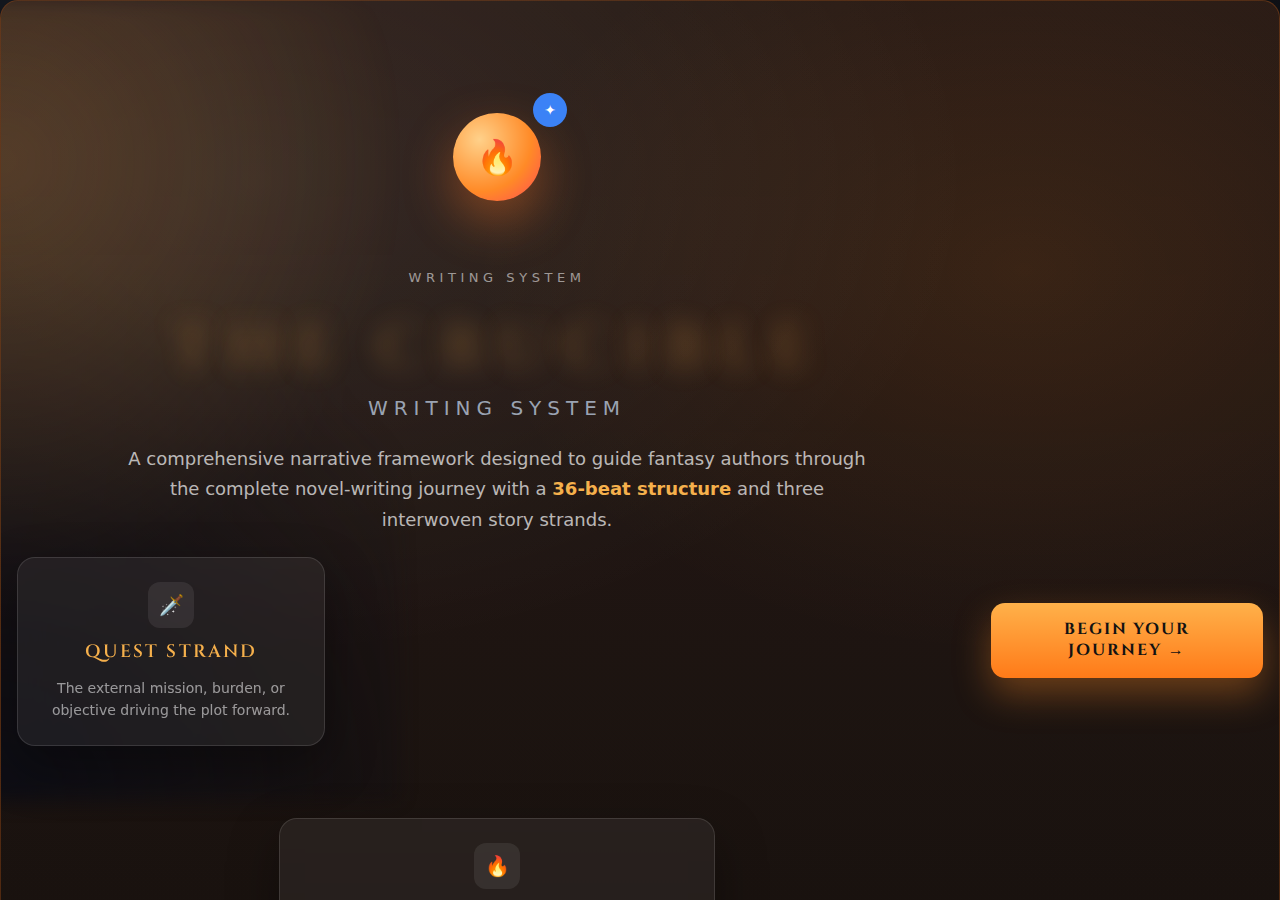
<file: index.html>
<!DOCTYPE html>
<html lang="en">
  <head>
    <meta charset="UTF-8" />
    <meta name="viewport" content="width=device-width, initial-scale=1.0" />
    <title>Crucible Writer</title>
    <link rel="preconnect" href="https://fonts.googleapis.com" />
    <link rel="preconnect" href="https://fonts.gstatic.com" crossorigin />
    <link href="https://fonts.googleapis.com/css2?family=Cinzel:wght@500;600;700&family=Inter:wght@400;500;600;700&display=swap" rel="stylesheet" />
    <link rel="stylesheet" href="styles.css?v=2" />
  </head>

  <body class="is-hero-body">
    <div class="app is-hero" id="app-root">
  <body>
    <div class="app is-hero" id="app-root">
      <!-- Hero Landing Page -->
      <section class="hero">
        <div class="hero-glow"></div>
        <div class="hero-content">
          <div class="hero-emblem">
            <div class="hero-orb">🔥</div>
            <div class="hero-mark">✦</div>
          </div>
          <p class="hero-kicker">Writing System</p>
          <h1 class="hero-title">The Crucible</h1>
          <p class="hero-subtitle">Writing System</p>
          <p class="hero-description">
            A comprehensive narrative framework designed to guide fantasy authors
            through the complete novel-writing journey with a
            <span> 36-beat structure</span> and three interwoven story strands.
          </p>
          <div class="hero-cards">
            <div class="hero-card">
              <div class="hero-icon hero-icon-quest">🗡️</div>
              <h3>Quest Strand</h3>
              <p>The external mission, burden, or objective driving the plot forward.</p>
            </div>
            </div>
            <div class="hero-card">
              <div class="hero-icon hero-icon-fire">🔥</div>
              <h3>Fire Strand</h3>
              <p>The protagonist's inner transformation, power, or curse.</p>
            </div>
            <div class="hero-card">
              <div class="hero-icon hero-icon-constellation">✦</div>
              <h3>Constellation Strand</h3>
              <p>The web of bonds, alliances, and relationships.</p>
            </div>
          </div>
          <a class="hero-cta" id="begin-journey" href="/chapters.html">Begin Your Journey →</a>
        </div>
      </section>
    </div>

    <script
      async
      data-explicit-opt-in="true"
      data-deployment-id="dpl_2j8WmpFAXJNXpLw1iYRnsbFVjcy9"
      src="https://vercel.live/_next-live/feedback/feedback.js"
    ></script>
            </div>
            <div class="hero-card">
              <div class="hero-icon hero-icon-fire">🔥</div>
              <h3>Fire Strand</h3>
              <p>The protagonist's inner transformation, power, or curse.</p>
            </div>
            <div class="hero-card">
              <div class="hero-icon hero-icon-constellation">✦</div>
              <h3>Constellation Strand</h3>
              <p>The web of bonds, alliances, and relationships.</p>
            </div>
          </div>
          <a class="hero-cta" id="begin-journey" href="/chapters.html">Begin Your Journey →</a>
        </div>
      </section>
    </div>

    <script
      async
      data-explicit-opt-in="true"
      data-deployment-id="dpl_2j8WmpFAXJNXpLw1iYRnsbFVjcy9"
      src="https://vercel.live/_next-live/feedback/feedback.js"
    ></script>
            </div>
            </div>
            <div class="hero-card">
              <div class="hero-icon hero-icon-fire">🔥</div>
              <h3>Fire Strand</h3>
              <p>The protagonist's inner transformation, power, or curse.</p>
            </div>
            <div class="hero-card">
              <div class="hero-icon hero-icon-constellation">✦</div>
              <h3>Constellation Strand</h3>
              <p>The web of bonds, alliances, and relationships.</p>
            </div>
          </div>
          <a class="hero-cta" id="begin-journey" href="/chapters.html">Begin Your Journey →</a>
        </div>
      </section>
    </div>

    <script
      async
      data-explicit-opt-in="true"
      data-deployment-id="dpl_2j8WmpFAXJNXpLw1iYRnsbFVjcy9"
      src="https://vercel.live/_next-live/feedback/feedback.js"
    ></script>
            </div>
            <div class="hero-card">
              <div class="hero-icon hero-icon-fire">🔥</div>
              <h3>Fire Strand</h3>
              <p>The protagonist's inner transformation, power, or curse.</p>
            </div>
            <div class="hero-card">
              <div class="hero-icon hero-icon-constellation">✦</div>
              <h3>Constellation Strand</h3>
              <p>The web of bonds, alliances, and relationships.</p>
            </div>
          </div>
          <a class="hero-cta" id="begin-journey" href="/chapters.html">Begin Your Journey →</a>
        </div>
      </section>
    </div>

    <script
      async
      data-explicit-opt-in="true"
      data-deployment-id="dpl_2j8WmpFAXJNXpLw1iYRnsbFVjcy9"
      src="https://vercel.live/_next-live/feedback/feedback.js"
    ></script>
            </div>
            <div class="hero-card">
              <div class="hero-icon hero-icon-constellation">✦</div>
              <h3>Constellation Strand</h3>
              <p>The web of bonds, alliances, and relationships.</p>
            </div>
          </div>
          <a class="hero-cta" id="begin-journey" href="/chapters.html">Begin Your Journey →</a>
        </div>
      </section>
            </div>
            <div class="hero-card">
              <div class="hero-icon hero-icon-fire">🔥</div>
              <h3>Fire Strand</h3>
              <p>The protagonist's inner transformation, power, or curse.</p>
            </div>
            <div class="hero-card">
              <div class="hero-icon hero-icon-constellation">✦</div>
              <h3>Constellation Strand</h3>
              <p>The web of bonds, alliances, and relationships.</p>
            </div>
            <div class="hero-card">
              <div class="hero-icon hero-icon-fire">🔥</div>
              <h3>Fire Strand</h3>
              <p>The protagonist's inner transformation, power, or curse.</p>
            </div>
            <div class="hero-card">
              <div class="hero-icon hero-icon-constellation">✦</div>
              <h3>Constellation Strand</h3>
              <p>The web of bonds, alliances, and relationships.</p>
            </div>
            <div class="hero-card">
              <div class="hero-icon hero-icon-fire">🔥</div>
              <h3>Fire Strand</h3>
              <p>The protagonist's inner transformation, power, or curse.</p>
            </div>
            <div class="hero-card">
              <div class="hero-icon hero-icon-constellation">✦</div>
              <h3>Constellation Strand</h3>
              <p>The web of bonds, alliances, and relationships.</p>
            </div>
          </div>
          <a class="hero-cta" id="begin-journey" href="/chapters.html">Begin Your Journey →</a>
        </div>
      </section>
            </div>
            <div class="hero-card">
              <div class="hero-icon hero-icon-fire">🔥</div>
              <h3>Fire Strand</h3>
              <p>The protagonist's inner transformation, power, or curse.</p>
            </div>
            <div class="hero-card">
              <div class="hero-icon hero-icon-constellation">✦</div>
              <h3>Constellation Strand</h3>
              <p>The web of bonds, alliances, and relationships.</p>
            </div>
          </div>
          <a class="hero-cta" id="begin-journey" href="/chapters.html">Begin Your Journey →</a>
        </div>
      </section>
    </div>

    <script
      async
      data-explicit-opt-in="true"
      data-deployment-id="dpl_2j8WmpFAXJNXpLw1iYRnsbFVjcy9"
      src="https://vercel.live/_next-live/feedback/feedback.js"
    ></script>
            </div>
            <div class="hero-card">
              <div class="hero-icon hero-icon-constellation">✦</div>
              <h3>Constellation Strand</h3>
              <p>The web of bonds, alliances, and relationships.</p>
            </div>
            <div class="hero-card">
              <div class="hero-icon hero-icon-fire">🔥</div>
              <h3>Fire Strand</h3>
              <p>The protagonist's inner transformation, power, or curse.</p>
            </div>
            <div class="hero-card">
              <div class="hero-icon hero-icon-constellation">✦</div>
              <h3>Constellation Strand</h3>
              <p>The web of bonds, alliances, and relationships.</p>
            </div>
            <div class="hero-card">
              <div class="hero-icon hero-icon-fire">🔥</div>
              <h3>Fire Strand</h3>
              <p>The protagonist's inner transformation, power, or curse.</p>
            </div>
            <div class="hero-card">
              <div class="hero-icon hero-icon-constellation">✦</div>
              <h3>Constellation Strand</h3>
              <p>The web of bonds, alliances, and relationships.</p>
            </div>
            <div class="hero-card">
              <div class="hero-icon hero-icon-fire">🔥</div>
              <h3>Fire Strand</h3>
              <p>The protagonist's inner transformation, power, or curse.</p>
            </div>
            <div class="hero-card">
              <div class="hero-icon hero-icon-constellation">✦</div>
              <h3>Constellation Strand</h3>
              <p>The web of bonds, alliances, and relationships.</p>
            </div>
          </div>
          <button class="hero-cta" id="begin-journey">Begin Your Journey →</button>
        </div>
      </section>

      <!-- Wizard App -->
      <div class="app-shell">
        <input class="nav-toggle" type="checkbox" id="nav-toggle" />

      <aside class="sidebar card">
        <div class="sidebar-header">
          <p class="eyebrow">The Crucible Writing System</p>
          <h2>Crucible Path</h2>
        </div>
        <nav aria-label="Step navigation">
          <button class="nav-item active" data-step="0">1. Project Forge</button>
          <button class="nav-item" data-step="1">2. Story Strands</button>
          <button class="nav-item" data-step="2">3. 36-Beat Map</button>
          <button class="nav-item" data-step="3">4. Forge Points</button>
          <button class="nav-item" data-step="4">5. Planning Docs</button>
          <button class="nav-item" data-step="5">6. Characters</button>
          <button class="nav-item" data-step="6">7. Mercy Engine</button>
          <button class="nav-item" data-step="7">8. Chapters</button>
          <button class="nav-item" data-step="8">9. Export & Backup</button>
        </nav>

        <div class="tip-card card">
          <h3>Forge Tips</h3>
          <ul>
            <li>Keep all three strands visible in every movement.</li>
            <li>Plant mercy early to pay it off at the forge points.</li>
            <li>Use the Dark Mirror to echo your hero's flaw.</li>
          </ul>
        </div>
      </aside>

      <label class="drawer-overlay" for="nav-toggle"></label>

      <div class="main">
        <div class="main-scroll">
          <header class="app-header card">
            <div class="header-left">
              <label class="icon-button nav-toggle-btn" for="nav-toggle" aria-label="Open navigation">
                <span></span>
                <span></span>
                <span></span>
              </label>
              <div>
                <p class="eyebrow">The Crucible Writing System</p>
                <h1>Crucible Writer</h1>
                <p class="subhead">
                  Walk through every beat of your fantasy novel with structured prompts,
                  strand tracking, and AI-ready guidance.
                </p>
              </div>
            </div>

            <div class="status-card">
              <div class="status-row">
                <span>Current phase</span>
                <select id="project-phase" name="projectPhase">
                  <option value="Planning">Planning</option>
                  <option value="Outlining">Outlining</option>
                  <option value="Drafting">Drafting</option>
                  <option value="Editing">Editing</option>
                </select>
              </div>

              <div class="status-row">
                <span>Completion</span>
                <div class="progress">
                  <div class="progress-bar" id="progress-bar"></div>
                </div>
                <span id="progress-value">0%</span>
              </div>
            </div>
          </header>

          <main class="content">
            <div class="step-alert" id="step-alert" role="alert" aria-live="polite"></div>

            <!-- STEP 0 -->
          <div class="step active" data-step="0">
            <h2>Project Forge</h2>
            <p>Set the foundation for your Crucible project.</p>

            <div class="card-grid">
              <div class="card">
                <div class="card-header">
                  <div>
                    <h3>Basics</h3>
                    <p class="muted">Capture the essentials before you start forging beats.</p>
                  </div>
                </div>
                <div class="grid two">
                  <label class="field">
                    <span class="field-label">Project Title</span>
                    <input
                      name="title"
                      data-required="true"
                      placeholder="The Ember Crown"
                    />
                    <span class="field-helper">Use the working title you want to see on every page.</span>
                  </label>

                  <label class="field">
                    <span class="field-label">Author</span>
                    <input
                      name="author"
                      data-required="true"
                      placeholder="Your name"
                    />
                  </label>

                  <label class="field">
                    <span class="field-label">Genre</span>
                    <select name="genre" data-required="true">
                      <option value="">Select a genre...</option>
                      <option>Epic Fantasy</option>
                      <option>Dark Fantasy</option>
                      <option>Grimdark</option>
                      <option>Urban Fantasy</option>
                      <option>Romantasy</option>
                      <option>Sword & Sorcery</option>
                      <option>Mythic Fantasy</option>
                      <option>Cozy Fantasy</option>
                      <option>Progression Fantasy</option>
                      <option>LitRPG</option>
                      <option>Other</option>
                    </select>
                  </label>

                  <label class="field">
                    <span class="field-label">Target Word Count</span>
                    <input
                      name="targetWordCount"
                      type="number"
                      inputmode="numeric"
                      placeholder="90000"
                    />
                    <span class="field-helper">Epic fantasy often lands between 120,000-180,000.</span>
                  </label>
                </div>

                <div class="grid two">
                  <label class="field">
                    <span class="field-label">Logline / Premise</span>
                    <textarea
                      name="premise"
                      placeholder="In one sentence, what is your story about?"
                      rows="3"
                    ></textarea>
                  </label>

                  <label class="field">
                    <span class="field-label">Theme</span>
                    <textarea
                      name="theme"
                      placeholder="What truth will the story explore?"
                      rows="3"
                    ></textarea>
                  </label>
                </div>
              </div>

              <div class="card">
                <div class="card-header">
                  <div>
                    <h3>Mercy Engine</h3>
                    <p class="muted">Plant early compassion to pay it off at the forge points.</p>
                  </div>
                </div>
                <div class="grid two">
                  <label class="field">
                    <span class="field-label">Mercy Planted (Early)</span>
                    <input
                      name="mercyPlanted"
                      placeholder="Who receives mercy early?"
                    />
                  </label>

                  <label class="field">
                    <span class="field-label">Mercy Brewing</span>
                    <input
                      name="mercyBrewing"
                      placeholder="How does it echo?"
                    />
                  </label>

                  <label class="field">
                    <span class="field-label">Mercy Paid Off</span>
                    <input
                      name="mercyPaid"
                      placeholder="When does it return?"
                    />
                  </label>

                  <label class="field">
                    <span class="field-label">Mercy Notes</span>
                    <input
                      name="mercyNotes"
                      placeholder="Optional: why does this matter?"
                    />
                  </label>
                </div>
              </div>

              <div class="card ai-card">
                <div class="ai-section"
                  data-prompt="Project: {title} by {author}. Genre: {genre}. Premise: {premise}. Theme: {theme}. Target words: {targetWordCount}. Suggest 3 strong story directions and 3 core conflicts that fit the Crucible system."
                >
                  <div class="ai-header">
                    <div>
                      <h3>AI Guidance</h3>
                      <p>Get strong options for conflict + direction.</p>
                    </div>
                    <button class="secondary" data-ai="generate">Generate Prompt</button>
                  </div>
                </div>
                <div class="ai-output" data-ai-output></div>
              </div>
            </div>
          </div>

          <!-- STEP 1 -->
          <div class="step" data-step="1">
            <h2>Story Strands</h2>
            <p>Map the three strands that weave through every beat.</p>

            <div class="grid three">
              <div class="strand">
                <h3>Quest Strand (External)</h3>
                <label>
                  Quest Summary
                  <textarea
                    name="questSummary"
                    data-required="true"
                    rows="3"
                    placeholder="What is the mission or burden driving the plot?"
                  ></textarea>
                </label>
                <label>
                  Quest Goal
                  <input
                    name="questGoal"
                    placeholder="The concrete outcome the hero must achieve."
                  />
                </label>
                <label>
                  Key Quest Beats
                  <textarea
                    name="questKeyBeats"
                    rows="3"
                    placeholder="List pivotal quest beats or turning points."
                  ></textarea>
                </label>
              </div>

              <div class="strand">
                <h3>Fire Strand (Internal)</h3>
                <label>
                  Fire Summary
                  <textarea
                    name="fireSummary"
                    data-required="true"
                    rows="3"
                    placeholder="What inner transformation or power defines the hero?"
                  ></textarea>
                </label>
                <label>
                  Fire Wound / Curse
                  <input
                    name="fireWound"
                    placeholder="What internal flaw or price is burning?"
                  />
                </label>
                <label>
                  Key Fire Beats
                  <textarea
                    name="fireKeyBeats"
                    rows="3"
                    placeholder="Moments where the hero evolves or loses control."
                  ></textarea>
                </label>
              </div>

              <div class="strand">
                <h3>Constellation Strand (Relationships)</h3>
                <label>
                  Constellation Summary
                  <textarea
                    name="constellationSummary"
                    data-required="true"
                    rows="3"
                    placeholder="How do bonds and alliances shape the journey?"
                  ></textarea>
                </label>
                <label>
                  Core Allies
                  <input
                    name="constellationAllies"
                    placeholder="Who forms the hero's core circle?"
                  />
                </label>
                <label>
                  Key Constellation Beats
                  <textarea
                    name="constellationKeyBeats"
                    rows="3"
                    placeholder="Moments of betrayal, loyalty, or unity."
                  ></textarea>
                </label>
              </div>
            </div>

            <div class="ai-section"
              data-prompt="Quest strand: {questSummary}. Fire strand: {fireSummary}. Constellation strand: {constellationSummary}. Suggest 3 ways to weave all strands through the first six beats."
            >
              <div class="ai-header">
                <div>
                  <h3>AI Guidance</h3>
                  <p>Find connections across all three strands early.</p>
                </div>
                <button class="secondary" data-ai="generate">Generate Prompt</button>
              </div>
            </div>
          </div>
          <a class="hero-cta" id="begin-journey" href="chapters.html">Begin Your Journey →</a>
        </div>
      </section>

          <!-- STEP 2 -->
          <div class="step" data-step="2">
            <h2>36-Beat Map</h2>
            <p>Outline your six movements and highlight the critical beats.</p>

            <div class="beats">
              <div class="beat-card">
                <h3>Ignition (Beats 1-6)</h3>
                <p>Establish foundation and irreversible commitment.</p>
                <label>
                  Movement Summary
                  <textarea
                    name="ignitionSummary"
                    data-required="true"
                    rows="3"
                    placeholder="Set the world, hero, and inciting spark."
                  ></textarea>
                </label>
                <label>
                  Crucible Beat Highlights
                  <textarea
                    name="ignitionBeats"
                    rows="3"
                    placeholder="Key beats, reveals, or shifts."
                  ></textarea>
                </label>
              </div>

              <div class="beat-card">
                <h3>First Tempering (Beats 7-11)</h3>
                <p>Development through adversity.</p>
                <label>
                  Movement Summary
                  <textarea
                    name="firstTemperingSummary"
                    data-required="true"
                    rows="3"
                    placeholder="How does adversity harden the hero?"
                  ></textarea>
                </label>
                <label>
                  Crucible Beat Highlights
                  <textarea
                    name="firstTemperingBeats"
                    rows="3"
                    placeholder="Trials, setbacks, or new costs."
                  ></textarea>
                </label>
              </div>

              <div class="beat-card">
                <h3>Scattering (Beats 12-18)</h3>
                <p>Expansion and fragmentation.</p>
                <label>
                  Movement Summary
                  <textarea
                    name="scatteringSummary"
                    data-required="true"
                    rows="3"
                    placeholder="How does the story widen or splinter?"
                  ></textarea>
                </label>
                <label>
                  Crucible Beat Highlights
                  <textarea
                    name="scatteringBeats"
                    rows="3"
                    placeholder="New threads, widening threats, or splintering allies."
                  ></textarea>
                </label>
              </div>

              <div class="beat-card">
                <h3>Brightest Burning (Beats 19-27)</h3>
                <p>Mastery and convergence.</p>
                <label>
                  Movement Summary
                  <textarea
                    name="brightestBurningSummary"
                    data-required="true"
                    rows="3"
                    placeholder="Where do strands converge into power?"
                  ></textarea>
                </label>
                <label>
                  Crucible Beat Highlights
                  <textarea
                    name="brightestBurningBeats"
                    rows="3"
                    placeholder="Breakthroughs, alliances, or major victories."
                  ></textarea>
                </label>
              </div>

              <div class="beat-card">
                <h3>Final Forging (Beats 28-33)</h3>
                <p>Crisis and transcendence.</p>
                <label>
                  Movement Summary
                  <textarea
                    name="finalForgingSummary"
                    data-required="true"
                    rows="3"
                    placeholder="The crucible of sacrifice before the finale."
                  ></textarea>
                </label>
                <label>
                  Crucible Beat Highlights
                  <textarea
                    name="finalForgingBeats"
                    rows="3"
                    placeholder="Deepest losses, hard choices, or desperate gambits."
                  ></textarea>
                </label>
              </div>

              <div class="beat-card">
                <h3>Tempered Blade (Beats 34-36)</h3>
                <p>Resolution and revelation.</p>
                <label>
                  Movement Summary
                  <textarea
                    name="temperedBladeSummary"
                    data-required="true"
                    rows="3"
                    placeholder="How does the story resolve and reveal truth?"
                  ></textarea>
                </label>
                <label>
                  Crucible Beat Highlights
                  <textarea
                    name="temperedBladeBeats"
                    rows="3"
                    placeholder="Final revelation, aftermath, and future hint."
                  ></textarea>
                </label>
              </div>
            </div>

            <div class="ai-section"
              data-prompt="Ignition: {ignitionSummary}. First Tempering: {firstTemperingSummary}. Scattering: {scatteringSummary}. Brightest Burning: {brightestBurningSummary}. Final Forging: {finalForgingSummary}. Tempered Blade: {temperedBladeSummary}. Suggest missing beats and pacing risks."
            >
              <div class="ai-header">
                <div>
                  <h3>AI Guidance</h3>
                  <p>Spot pacing gaps or missing beats.</p>
                </div>
                <button class="secondary" data-ai="generate">Generate Prompt</button>
              </div>
            </div>
          </div>
          <a class="hero-cta" id="begin-journey" href="/chapters.html">Begin Your Journey →</a>
        </div>
      </section>

          <!-- STEP 3 -->
          <div class="step" data-step="3">
            <h2>Forge Points</h2>
            <p>Define the five crucible moments where all strands collide.</p>

            <div class="beats">
              <div class="forge-card">
                <h3>Ignition Forge (Beat 6)</h3>
                <label>
                  Stakes &amp; Commitment
                  <textarea
                    name="forgeIgnitionStakes"
                    data-required="true"
                    rows="3"
                    placeholder="What breaks and forces commitment?"
                  ></textarea>
                </label>
                <label>
                  Quest / Fire / Constellation Convergence
                  <textarea
                    name="forgeIgnitionConvergence"
                    rows="3"
                    placeholder="How do all three strands crash together?"
                  ></textarea>
                </label>
              </div>

              <div class="forge-card">
                <h3>First Crucible (Beat 11)</h3>
                <label>
                  Stakes &amp; Sacrifice
                  <textarea
                    name="forgeFirstCrucibleStakes"
                    data-required="true"
                    rows="3"
                    placeholder="What must be sacrificed to continue?"
                  ></textarea>
                </label>
                <label>
                  Convergence Moment
                  <textarea
                    name="forgeFirstCrucibleConvergence"
                    rows="3"
                    placeholder="How do the strands collide under pressure?"
                  ></textarea>
                </label>
              </div>

              <div class="forge-card">
                <h3>Second Crucible (Beat 21)</h3>
                <label>
                  Stakes &amp; Choice
                  <textarea
                    name="forgeSecondCrucibleStakes"
                    data-required="true"
                    rows="3"
                    placeholder="What escalates beyond control?"
                  ></textarea>
                </label>
                <label>
                  Convergence Moment
                  <textarea
                    name="forgeSecondCrucibleConvergence"
                    rows="3"
                    placeholder="Quest, fire, and constellation collide here."
                  ></textarea>
                </label>
              </div>

              <div class="forge-card">
                <h3>Third Crucible (Beat 28)</h3>
                <label>
                  Stakes &amp; Deepest Sacrifice
                  <textarea
                    name="forgeThirdCrucibleStakes"
                    data-required="true"
                    rows="3"
                    placeholder="What is nearly lost before the finale?"
                  ></textarea>
                </label>
                <label>
                  Convergence Moment
                  <textarea
                    name="forgeThirdCrucibleConvergence"
                    rows="3"
                    placeholder="All strands erupt at the brink."
                  ></textarea>
                </label>
              </div>

              <div class="forge-card">
                <h3>Apex Willed Surrender (Beat 33)</h3>
                <label>
                  Stakes &amp; Voluntary Surrender
                  <textarea
                    name="forgeApexStakes"
                    data-required="true"
                    rows="3"
                    placeholder="What does the hero choose to surrender?"
                  ></textarea>
                </label>
                <label>
                  Convergence Moment
                  <textarea
                    name="forgeApexConvergence"
                    rows="3"
                    placeholder="Quest, fire, and constellation at highest heat."
                  ></textarea>
                </label>
              </div>
            </div>

            <div class="ai-section"
              data-prompt="Forge points: Ignition {forgeIgnitionStakes}; First {forgeFirstCrucibleStakes}; Second {forgeSecondCrucibleStakes}; Third {forgeThirdCrucibleStakes}; Apex {forgeApexStakes}. Suggest how each forge point transforms all three strands."
            >
              <div class="ai-header">
                <div>
                  <h3>AI Guidance</h3>
                  <p>Stress-test your forge point escalations.</p>
                </div>
                <button class="secondary" data-ai="generate">Generate Prompt</button>
              </div>
            </div>
          </div>
          <a class="hero-cta" id="begin-journey" href="/chapters.html">Begin Your Journey →</a>
        </div>
      </section>

          <!-- STEP 4 -->
          <div class="step" data-step="4">
            <h2>Planning Docs</h2>
            <p>Capture the documents that anchor your Crucible system.</p>

            <div class="grid two">
              <div class="doc-card">
                <h3>Crucible Thesis</h3>
                <label>
                  Forging Question
                  <textarea
                    name="crucibleThesis"
                    data-required="true"
                    rows="4"
                    placeholder="What question does the story test?"
                  ></textarea>
                </label>
              </div>

              <div class="doc-card">
                <h3>Dark Mirror Profile</h3>
                <label>
                  Antagonist as Shadow
                  <textarea
                    name="darkMirrorProfile"
                    rows="4"
                    placeholder="How does the antagonist mirror the hero?"
                  ></textarea>
                </label>
              </div>

              <div class="doc-card">
                <h3>Constellation Bible</h3>
                <label>
                  Relationship Web
                  <textarea
                    name="constellationBible"
                    data-required="true"
                    rows="4"
                    placeholder="Track alliances, oaths, rivalries, and loyalties."
                  ></textarea>
                </label>
              </div>

              <div class="doc-card">
                <h3>World Forge</h3>
                <label>
                  Worldbuilding Pillars
                  <textarea
                    name="worldForge"
                    rows="4"
                    placeholder="Culture, magic systems, geography, and history."
                  ></textarea>
                </label>
              </div>

              <div class="doc-card">
                <h3>Mercy Ledger</h3>
                <label>
                  Compassion Threads
                  <textarea
                    name="mercyLedger"
                    rows="4"
                    placeholder="Track mercy seeds, echoes, and payoffs."
                  ></textarea>
                </label>
              </div>

              <div class="doc-card">
                <h3>Strand Map Notes</h3>
                <label>
                  Quest / Fire / Constellation Map
                  <textarea
                    name="strandMapNotes"
                    rows="4"
                    placeholder="Cross-reference the three strands and their arcs."
                  ></textarea>
                </label>
              </div>
            </div>

            <div class="ai-section"
              data-prompt="Crucible thesis: {crucibleThesis}. Dark mirror: {darkMirrorProfile}. World forge: {worldForge}. Suggest gaps or contradictions to address."
            >
              <div class="ai-header">
                <div>
                  <h3>AI Guidance</h3>
                  <p>Check your core documents for alignment.</p>
                </div>
                <button class="secondary" data-ai="generate">Generate Prompt</button>
              </div>
            </div>
          </div>
          <a class="hero-cta" id="begin-journey" href="chapters.html">Begin Your Journey →</a>
        </div>
      </section>

          <!-- STEP 5 -->
          <div class="step" data-step="5">
            <h2>Character Management</h2>
            <p>Track the cast, their arcs, and relational tensions.</p>

            <div class="grid two">
              <div class="character-card">
                <h3>Protagonist</h3>
                <label>
                  Name &amp; Role
                  <input
                    name="protagonistName"
                    data-required="true"
                    placeholder="Hero name and title"
                  />
                </label>
                <label>
                  Arc Summary
                  <textarea
                    name="protagonistArc"
                    rows="3"
                    placeholder="How the hero transforms across the Crucible."
                  ></textarea>
                </label>
              </div>

              <div class="character-card">
                <h3>Dark Mirror</h3>
                <label>
                  Antagonist Name
                  <input
                    name="antagonistName"
                    data-required="true"
                    placeholder="Shadow counterpart"
                  />
                </label>
                <label>
                  Mirror Traits
                  <textarea
                    name="antagonistTraits"
                    rows="3"
                    placeholder="How does the antagonist reflect the hero's flaw?"
                  ></textarea>
                </label>
              </div>

              <div class="character-card">
                <h3>Constellation Cast</h3>
                <label>
                  Core Allies &amp; Rivals
                  <textarea
                    name="constellationCast"
                    data-required="true"
                    rows="3"
                    placeholder="List the key characters and roles."
                  ></textarea>
                </label>
                <label>
                  Relationship Shifts
                  <textarea
                    name="relationshipShifts"
                    rows="3"
                    placeholder="How do bonds evolve across the journey?"
                  ></textarea>
                </label>
              </div>

              <div class="character-card">
                <h3>Character Tracking</h3>
                <label>
                  Character Roster
                  <textarea
                    name="characterRoster"
                    rows="3"
                    placeholder="Track arcs, status, and chapter presence."
                  ></textarea>
                </label>
                <label>
                  Notes
                  <textarea
                    name="characterNotes"
                    rows="3"
                    placeholder="Growth markers, POV plans, or unresolved tensions."
                  ></textarea>
                </label>
              </div>
            </div>

            <div class="ai-section"
              data-prompt="Protagonist: {protagonistName}. Antagonist: {antagonistName}. Constellation cast: {constellationCast}. Suggest 3 relationship conflicts that press on the hero's fire strand."
            >
              <div>
                <h3>AI Guidance</h3>
                <p>Pressure-test character dynamics.</p>
              </div>
            </div>
            <div class="ai-output" data-ai-output></div>
          </div>

          <!-- STEP 6 (Mercy Engine) -->
          <div class="step" data-step="6">
            <h2>Mercy Engine</h2>
            <p>Review the mercy thread you planted in Project Forge.</p>

            <div class="card">
              <div class="card-header">
                <div>
                  <h3>Mercy Checkpoint</h3>
                  <p class="muted">Make sure mercy moments echo and pay off near a forge point.</p>
                </div>
              </div>
              <div class="ai-section"
                data-prompt="Mercy planted: {mercyPlanted}. Brewing: {mercyBrewing}. Paid off: {mercyPaid}. Notes: {mercyNotes}. Suggest a beat that links this mercy payoff to a forge point, and propose 2 alternative payoffs."
              >
                <div class="ai-header">
                  <div>
                    <h3>AI Guidance</h3>
                    <p>Make your mercy payoff land at a forge point.</p>
                  </div>
                  <button class="secondary" data-ai="generate">Generate Prompt</button>
                </div>
              </div>
              <div class="ai-output" data-ai-output></div>
            </div>
          </div>

          <!-- STEP 7 -->
          <div class="step" data-step="7">
            <h2>Chapter Outline</h2>
            <p>Create a chapter path linked to beats.</p>

            <div class="grid two">
              <label>
                Chapter Count Target
                <input
                  name="chapterCount"
                  type="number"
                  placeholder="45"
                />
              </label>

              <label>
                Average Word Count
                <input
                  name="chapterWords"
                  type="number"
                  placeholder="3500"
                />
              </label>
            </div>

            <label>
              Chapter Notes
              <textarea
                name="chapterNotes"
                placeholder="Outline chapter goals, POV shifts, or research."
                rows="4"
              ></textarea>
            </label>

            <div class="ai-section"
              data-prompt="We plan for {chapterCount} chapters at ~{chapterWords} words. Notes: {chapterNotes}. Suggest a chapter-to-beat mapping strategy for pacing."
            >
              <div class="ai-header">
                <div>
                  <h3>AI Guidance</h3>
                  <p>Ask for chapter pacing recommendations.</p>
                </div>
                <button class="secondary" data-ai="generate">Generate Prompt</button>
              </div>
            </div>
            <div class="ai-output" data-ai-output></div>
          </div>

          <!-- STEP 8 -->
          <div class="step" data-step="8">
            <h2>Export & Backup</h2>
            <p>Export your Crucible project as JSON for safekeeping, or import a previously saved project.</p>

            <div class="export-card">
              <button class="primary" id="export-json">Generate JSON</button>
              <button class="secondary" id="download-json">Download Backup</button>
              <input type="file" id="import-file" accept=".json" style="display: none;" />
              <button class="secondary" id="import-json">Import Backup</button>
            </div>

            <textarea id="export-output" rows="10" readonly></textarea>

            <div class="ai-section"
              data-prompt="Summarize this Crucible project for a writing partner: {title} by {author}. Genre: {genre}. Premise: {premise}. Theme: {theme}. Mercy: {mercyPlanted} -> {mercyPaid}. Target words: {targetWordCount}."
            >
              <div class="ai-header">
                <div>
                  <h3>AI Guidance</h3>
                  <p>Generate a shareable summary for collaborators.</p>
                </div>
                <button class="secondary" data-ai="generate">Generate Prompt</button>
              </div>
            </div>
            <div class="ai-output" data-ai-output></div>
          </div>

          <div class="wizard-controls" role="navigation" aria-label="Step controls">
            <button class="secondary" id="prev-step" aria-label="Go to previous step">Back</button>
            <button class="primary" id="next-step" aria-label="Go to next step">Next Step</button>
          </div>
        </main>
      </div>
    </div>
    </div>

  </body>
</html>
</file>
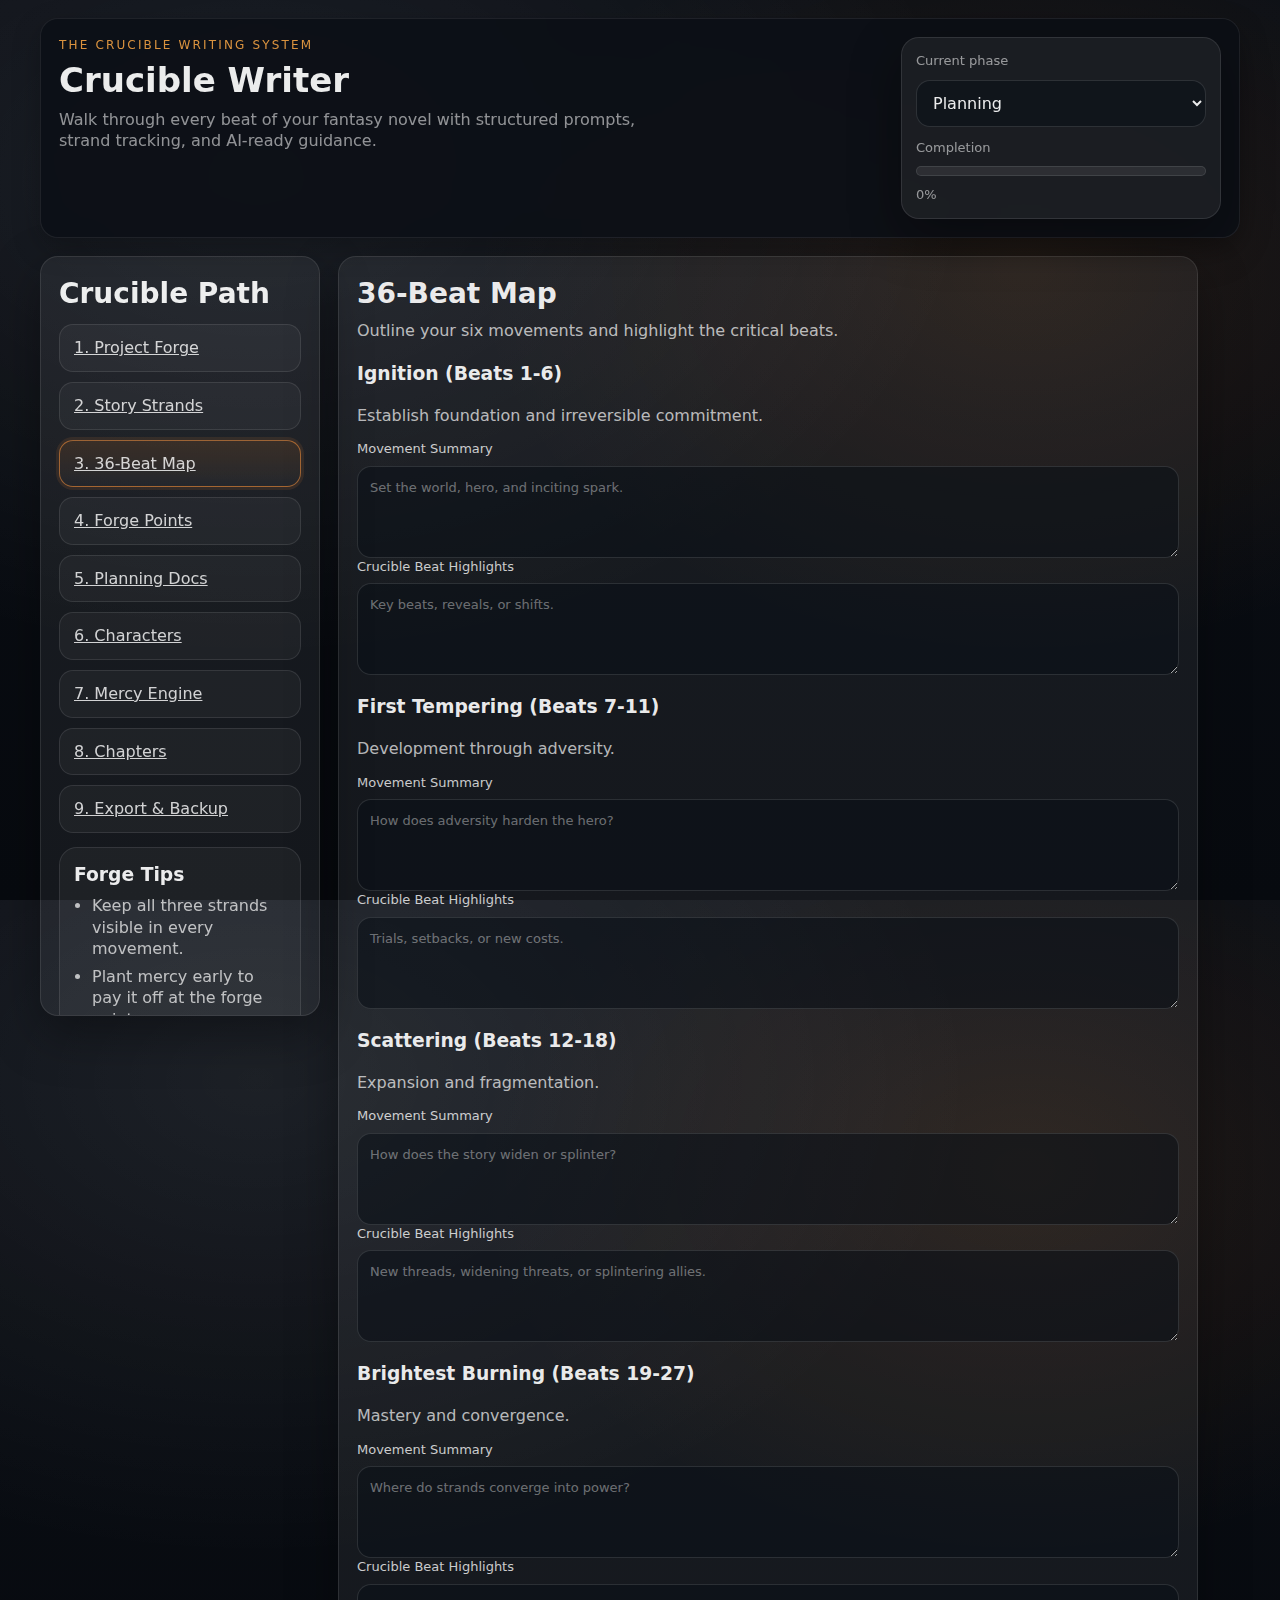
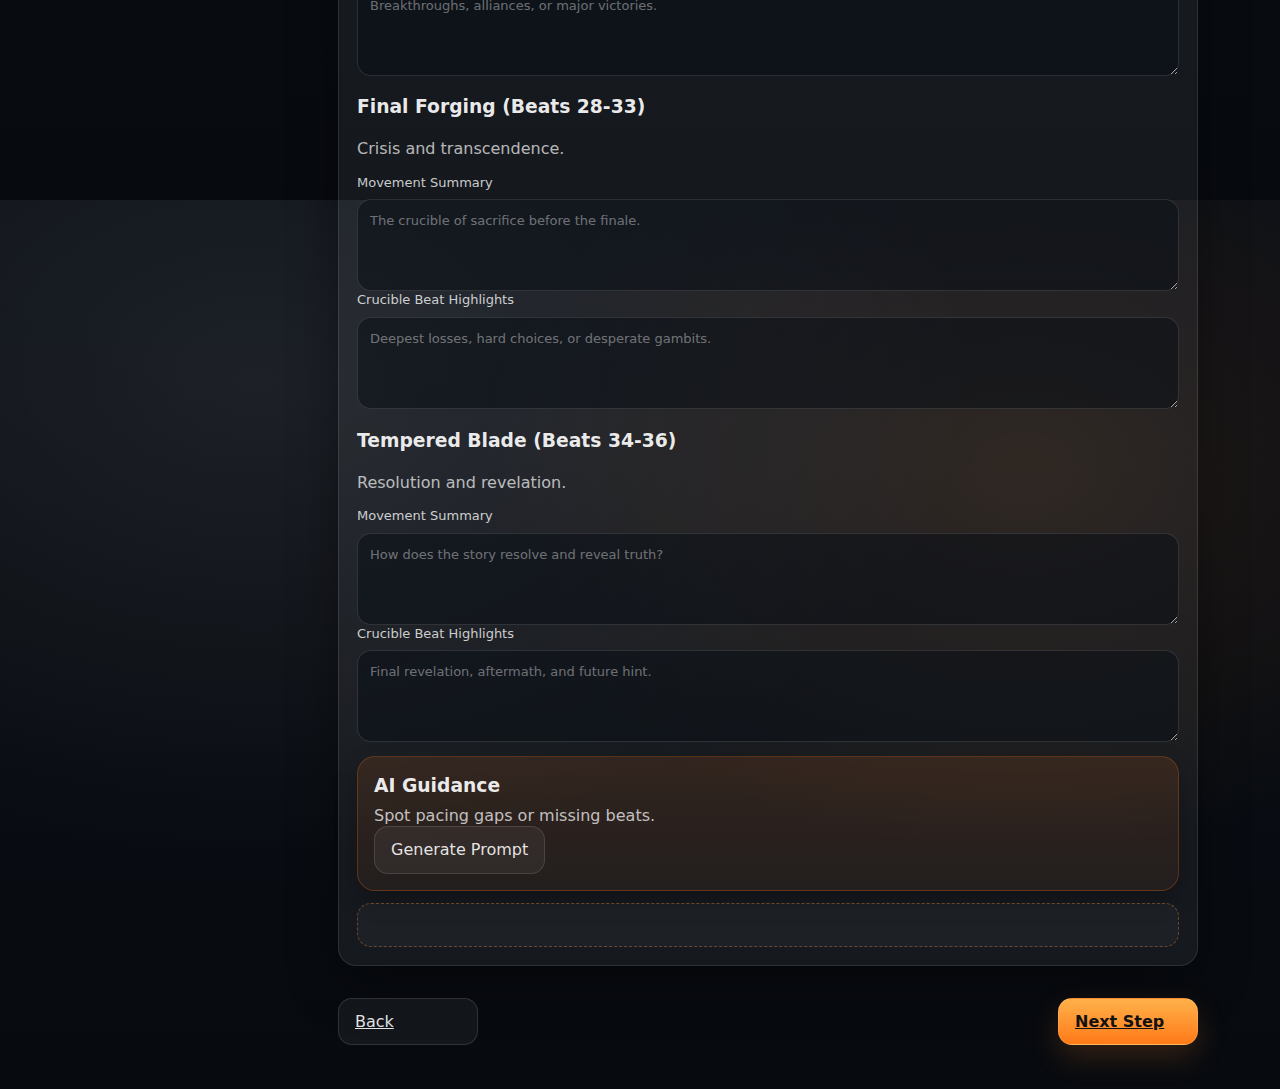
<file: beat-map.html>
<!DOCTYPE html>
<html lang="en">
  <head>
    <meta charset="UTF-8" />
    <meta name="viewport" content="width=device-width, initial-scale=1.0" />
    <title>Crucible Writer - 36-Beat Map</title>
    <link rel="stylesheet" href="styles.css?v=2" />
  </head>

  <body>
    <div class="app show-wizard" id="app-root">
      <header class="app-header">
        <div>
          <p class="eyebrow">The Crucible Writing System</p>
          <h1>Crucible Writer</h1>
          <p class="subhead">
            Walk through every beat of your fantasy novel with structured prompts,
            strand tracking, and AI-ready guidance.
          </p>
        </div>

        <div class="status-card">
          <div class="status-row">
            <span>Current phase</span>
            <select id="project-phase" name="projectPhase">
              <option value="Planning">Planning</option>
              <option value="Outlining">Outlining</option>
              <option value="Drafting">Drafting</option>
              <option value="Editing">Editing</option>
            </select>
          </div>

          <div class="status-row">
            <span>Completion</span>
            <div class="progress">
              <div class="progress-bar" id="progress-bar"></div>
            </div>
            <span id="progress-value">0%</span>
          </div>
        </div>
      </header>

      <main class="layout">
        <aside class="sidebar">
          <h2>Crucible Path</h2>
          <nav>
            <a class="nav-item" data-step="0" href="project-forge.html">1. Project Forge</a>
            <a class="nav-item" data-step="1" href="story-strands.html">2. Story Strands</a>
            <a class="nav-item active" data-step="2" href="beat-map.html">3. 36-Beat Map</a>
            <a class="nav-item" data-step="3" href="forge-points.html">4. Forge Points</a>
            <a class="nav-item" data-step="4" href="planning-docs.html">5. Planning Docs</a>
            <a class="nav-item" data-step="5" href="characters.html">6. Characters</a>
            <a class="nav-item" data-step="6" href="mercy-engine.html">7. Mercy Engine</a>
            <a class="nav-item" data-step="7" href="chapters.html">8. Chapters</a>
            <a class="nav-item" data-step="8" href="export-backup.html">9. Export & Backup</a>
          </nav>

          <div class="tip-card">
            <h3>Forge Tips</h3>
            <ul>
              <li>Keep all three strands visible in every movement.</li>
              <li>Plant mercy early to pay it off at the forge points.</li>
              <li>Use the Dark Mirror to echo your hero’s flaw.</li>
            </ul>
          </div>
        </aside>

        <section class="content">
          <div class="step-alert" id="step-alert" role="alert"></div>

          <div class="step active" data-step="2">
            <h2>36-Beat Map</h2>
            <p>Outline your six movements and highlight the critical beats.</p>

            <div class="beats">
              <div class="beat-card">
                <h3>Ignition (Beats 1-6)</h3>
                <p>Establish foundation and irreversible commitment.</p>
                <label>
                  Movement Summary
                  <textarea
                    name="ignitionSummary"
                    data-required="true"
                    rows="3"
                    placeholder="Set the world, hero, and inciting spark."
                  ></textarea>
                </label>
                <label>
                  Crucible Beat Highlights
                  <textarea
                    name="ignitionBeats"
                    rows="3"
                    placeholder="Key beats, reveals, or shifts."
                  ></textarea>
                </label>
              </div>

              <div class="beat-card">
                <h3>First Tempering (Beats 7-11)</h3>
                <p>Development through adversity.</p>
                <label>
                  Movement Summary
                  <textarea
                    name="firstTemperingSummary"
                    data-required="true"
                    rows="3"
                    placeholder="How does adversity harden the hero?"
                  ></textarea>
                </label>
                <label>
                  Crucible Beat Highlights
                  <textarea
                    name="firstTemperingBeats"
                    rows="3"
                    placeholder="Trials, setbacks, or new costs."
                  ></textarea>
                </label>
              </div>

              <div class="beat-card">
                <h3>Scattering (Beats 12-18)</h3>
                <p>Expansion and fragmentation.</p>
                <label>
                  Movement Summary
                  <textarea
                    name="scatteringSummary"
                    data-required="true"
                    rows="3"
                    placeholder="How does the story widen or splinter?"
                  ></textarea>
                </label>
                <label>
                  Crucible Beat Highlights
                  <textarea
                    name="scatteringBeats"
                    rows="3"
                    placeholder="New threads, widening threats, or splintering allies."
                  ></textarea>
                </label>
              </div>

              <div class="beat-card">
                <h3>Brightest Burning (Beats 19-27)</h3>
                <p>Mastery and convergence.</p>
                <label>
                  Movement Summary
                  <textarea
                    name="brightestBurningSummary"
                    data-required="true"
                    rows="3"
                    placeholder="Where do strands converge into power?"
                  ></textarea>
                </label>
                <label>
                  Crucible Beat Highlights
                  <textarea
                    name="brightestBurningBeats"
                    rows="3"
                    placeholder="Breakthroughs, alliances, or major victories."
                  ></textarea>
                </label>
              </div>

              <div class="beat-card">
                <h3>Final Forging (Beats 28-33)</h3>
                <p>Crisis and transcendence.</p>
                <label>
                  Movement Summary
                  <textarea
                    name="finalForgingSummary"
                    data-required="true"
                    rows="3"
                    placeholder="The crucible of sacrifice before the finale."
                  ></textarea>
                </label>
                <label>
                  Crucible Beat Highlights
                  <textarea
                    name="finalForgingBeats"
                    rows="3"
                    placeholder="Deepest losses, hard choices, or desperate gambits."
                  ></textarea>
                </label>
              </div>

              <div class="beat-card">
                <h3>Tempered Blade (Beats 34-36)</h3>
                <p>Resolution and revelation.</p>
                <label>
                  Movement Summary
                  <textarea
                    name="temperedBladeSummary"
                    data-required="true"
                    rows="3"
                    placeholder="How does the story resolve and reveal truth?"
                  ></textarea>
                </label>
                <label>
                  Crucible Beat Highlights
                  <textarea
                    name="temperedBladeBeats"
                    rows="3"
                    placeholder="Final revelation, aftermath, and future hint."
                  ></textarea>
                </label>
              </div>
            </div>

            <div class="ai-section"
              data-prompt="Ignition: {ignitionSummary}. First Tempering: {firstTemperingSummary}. Scattering: {scatteringSummary}. Brightest Burning: {brightestBurningSummary}. Final Forging: {finalForgingSummary}. Tempered Blade: {temperedBladeSummary}. Suggest missing beats and pacing risks."
            >
              <div class="ai-header">
                <div>
                  <h3>AI Guidance</h3>
                  <p>Spot pacing gaps or missing beats.</p>
                </div>
                <button class="secondary" data-ai="generate">Generate Prompt</button>
              </div>
            </div>
            <div class="ai-output" data-ai-output></div>
          </div>

          <div class="wizard-controls">
            <a class="secondary" id="prev-step" data-href="story-strands.html" href="story-strands.html">Back</a>
            <a class="primary" id="next-step" data-href="forge-points.html" href="forge-points.html">Next Step</a>
          </div>
        </section>
      </main>
    </div>

    <script src="app.js"></script>
  </body>
</html>
</file>
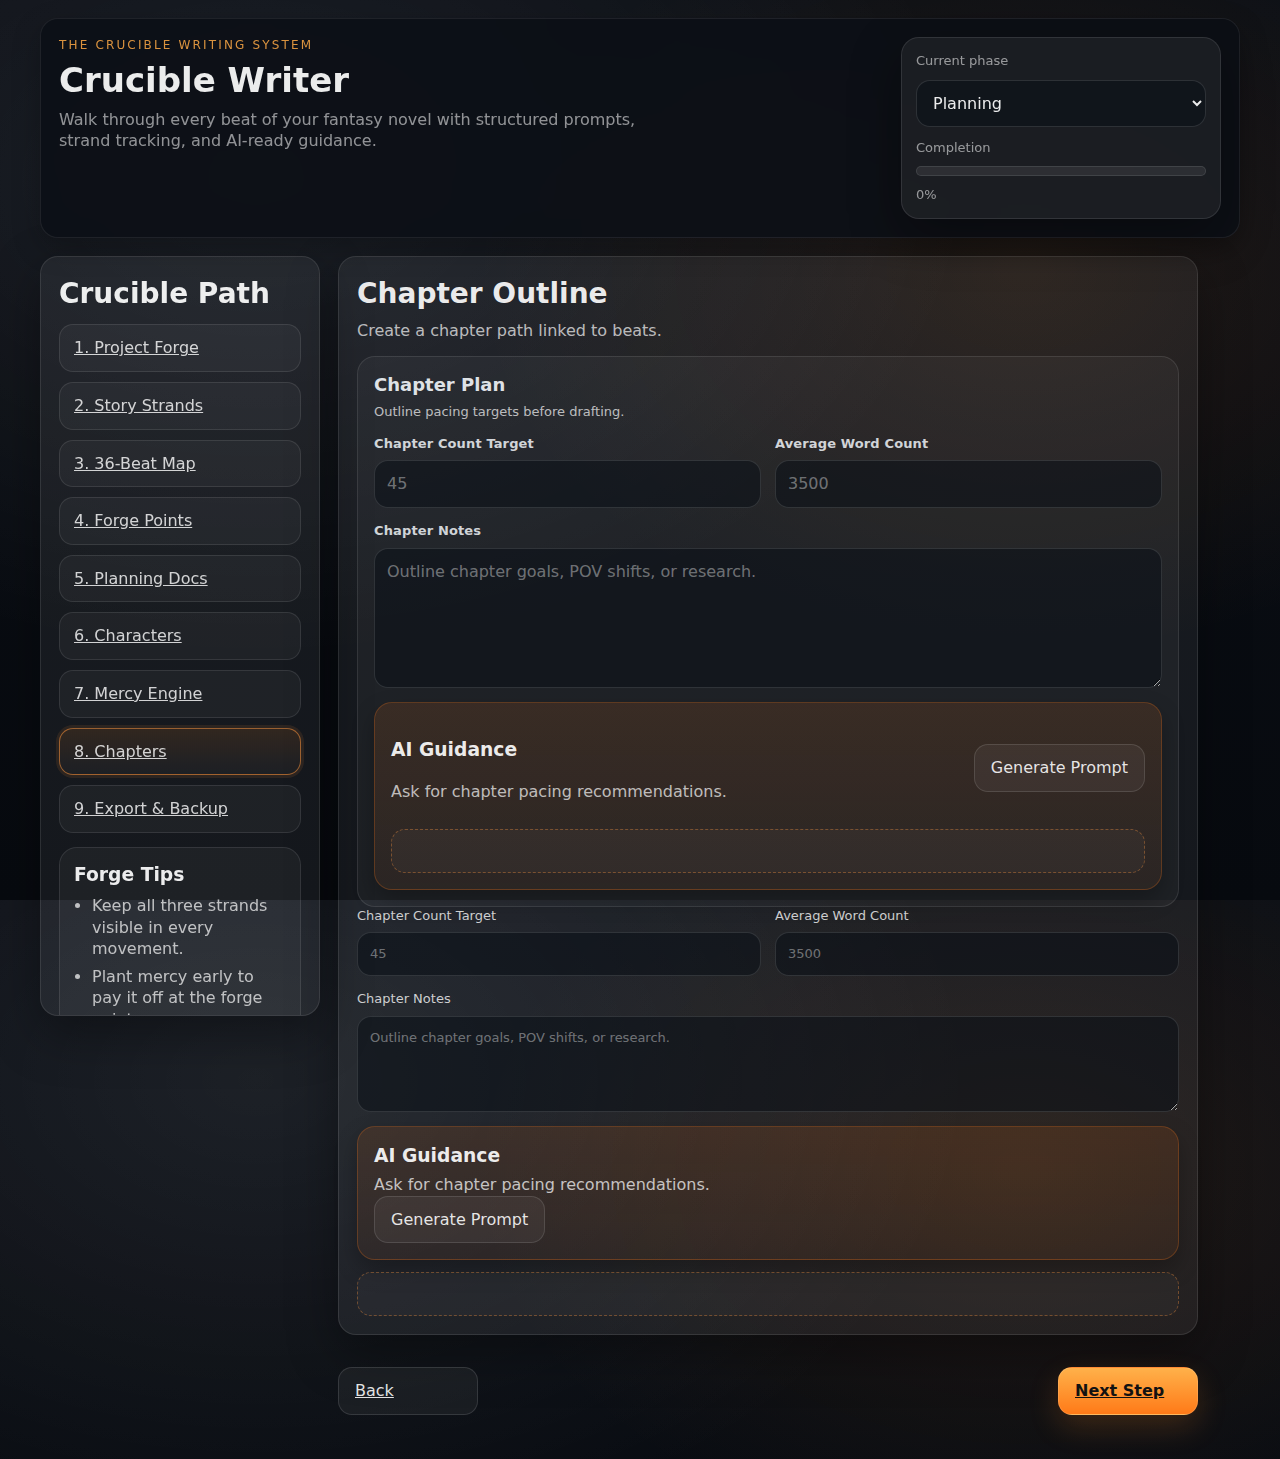
<file: chapters.html>
<!DOCTYPE html>
<html lang="en">
  <head>
    <meta charset="UTF-8" />
    <meta name="viewport" content="width=device-width, initial-scale=1.0" />
    <title>Crucible Writer - Chapters</title>
    <link rel="stylesheet" href="styles.css?v=2" />
  </head>

  <body>
    <div class="app show-wizard" id="app-root">
      <header class="app-header">
        <div>
          <p class="eyebrow">The Crucible Writing System</p>
          <h1>Crucible Writer</h1>
          <p class="subhead">
            Walk through every beat of your fantasy novel with structured prompts,
            strand tracking, and AI-ready guidance.
          </p>
        </div>

        <div class="status-card">
          <div class="status-row">
            <span>Current phase</span>
            <select id="project-phase" name="projectPhase">
              <option value="Planning">Planning</option>
              <option value="Outlining">Outlining</option>
              <option value="Drafting">Drafting</option>
              <option value="Editing">Editing</option>
            </select>
          </div>

          <div class="status-row">
            <span>Completion</span>
            <div class="progress">
              <div class="progress-bar" id="progress-bar"></div>
            </div>
            <span id="progress-value">0%</span>
          </div>
        </div>
      </header>

      <main class="layout">
        <aside class="sidebar">
          <h2>Crucible Path</h2>
          <nav>
            <a class="nav-item" data-step="0" href="project-forge.html">1. Project Forge</a>
            <a class="nav-item" data-step="1" href="story-strands.html">2. Story Strands</a>
            <a class="nav-item" data-step="2" href="beat-map.html">3. 36-Beat Map</a>
            <a class="nav-item" data-step="3" href="forge-points.html">4. Forge Points</a>
            <a class="nav-item" data-step="4" href="planning-docs.html">5. Planning Docs</a>
            <a class="nav-item" data-step="5" href="characters.html">6. Characters</a>
            <a class="nav-item" data-step="6" href="mercy-engine.html">7. Mercy Engine</a>
            <a class="nav-item active" data-step="7" href="chapters.html">8. Chapters</a>
            <a class="nav-item" data-step="8" href="export-backup.html">9. Export & Backup</a>
          </nav>

          <div class="tip-card">
            <h3>Forge Tips</h3>
            <ul>
              <li>Keep all three strands visible in every movement.</li>
              <li>Plant mercy early to pay it off at the forge points.</li>
              <li>Use the Dark Mirror to echo your hero’s flaw.</li>
            </ul>
          </div>
        </aside>

        <section class="content">
          <div class="step-alert" id="step-alert" role="alert"></div>

          <div class="step active" data-step="7">
            <h2>Chapter Outline</h2>
            <p>Create a chapter path linked to beats.</p>

            <div class="page">
              <div class="section">
                <h3 class="section-title">Chapter Plan</h3>
                <p class="section-subtitle">Outline pacing targets before drafting.</p>

                <div class="form-grid two">
                  <div class="field">
                    <div class="field-label">Chapter Count Target</div>
                    <input
                      name="chapterCount"
                      type="number"
                      data-required="true"
                      placeholder="45"
                    />
                  </div>

                  <div class="field">
                    <div class="field-label">Average Word Count</div>
                    <input
                      name="chapterWords"
                      type="number"
                      placeholder="3500"
                    />
                  </div>
                </div>

                <div class="field" style="margin-top: 14px;">
                  <div class="field-label">Chapter Notes</div>
                  <textarea
                    name="chapterNotes"
                    class="ta-md"
                    placeholder="Outline chapter goals, POV shifts, or research."
                  ></textarea>
                </div>

                <div
                  class="ai-block"
                  data-prompt="We plan for {chapterCount} chapters at ~{chapterWords} words. Notes: {chapterNotes}. Suggest a chapter-to-beat mapping strategy for pacing."
                >
                  <div class="ai-block-top">
                    <div>
                      <h3>AI Guidance</h3>
                      <p>Ask for chapter pacing recommendations.</p>
                    </div>
                    <button class="secondary" data-ai="generate">Generate Prompt</button>
                  </div>
                  <div class="ai-output" data-ai-output></div>
                </div>
              </div>
            </div>
            <div class="grid two">
              <label>
                Chapter Count Target
                <input
                  name="chapterCount"
                  type="number"
                  data-required="true"
                  placeholder="45"
                />
              </label>

              <label>
                Average Word Count
                <input
                  name="chapterWords"
                  type="number"
                  placeholder="3500"
                />
              </label>
            </div>

            <label>
              Chapter Notes
              <textarea
                name="chapterNotes"
                placeholder="Outline chapter goals, POV shifts, or research."
                rows="4"
              ></textarea>
            </label>

            <div class="ai-section"
              data-prompt="We plan for {chapterCount} chapters at ~{chapterWords} words. Notes: {chapterNotes}. Suggest a chapter-to-beat mapping strategy for pacing."
            >
              <div class="ai-header">
                <div>
                  <h3>AI Guidance</h3>
                  <p>Ask for chapter pacing recommendations.</p>
                </div>
                <button class="secondary" data-ai="generate">Generate Prompt</button>
              </div>
            </div>
            <div class="ai-output" data-ai-output></div>
          </div>

          <div class="wizard-controls">
            <a class="secondary" id="prev-step" data-href="mercy-engine.html" href="mercy-engine.html">Back</a>
            <a class="primary" id="next-step" data-href="export-backup.html" href="export-backup.html">Next Step</a>
          </div>
        </section>
      </main>
    </div>

    <script src="app.js"></script>
  </body>
</html>
</file>
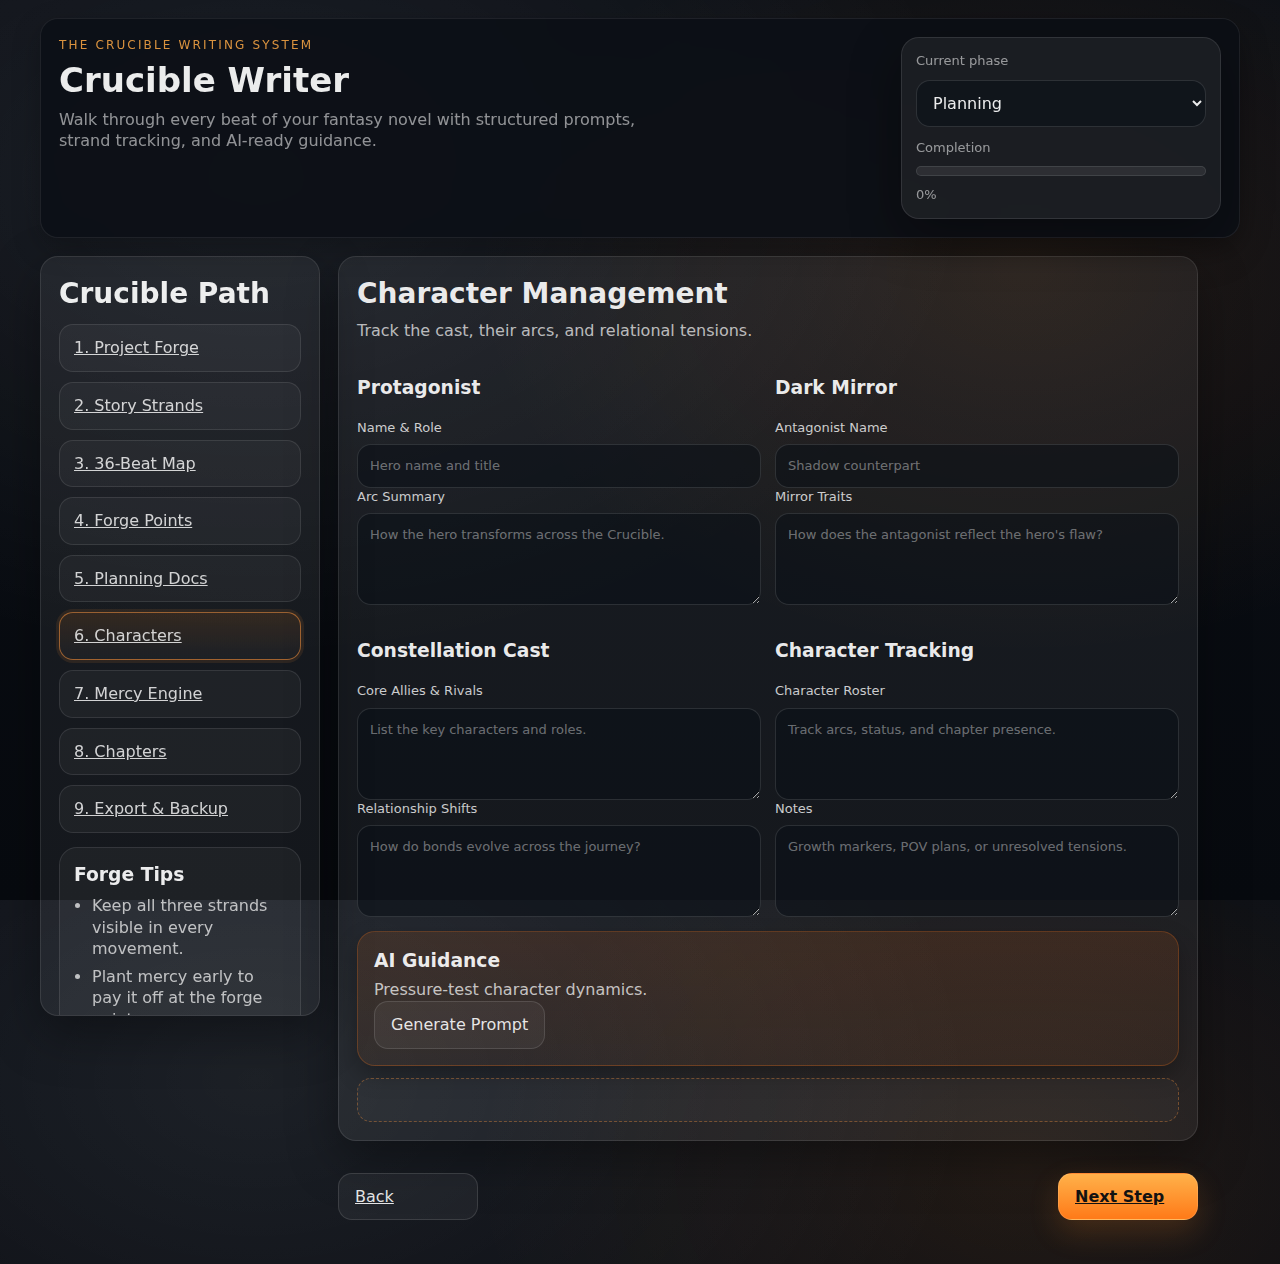
<file: characters.html>
<!DOCTYPE html>
<html lang="en">
  <head>
    <meta charset="UTF-8" />
    <meta name="viewport" content="width=device-width, initial-scale=1.0" />
    <title>Crucible Writer - Characters</title>
    <link rel="stylesheet" href="styles.css?v=2" />
  </head>

  <body>
    <div class="app show-wizard" id="app-root">
      <header class="app-header">
        <div>
          <p class="eyebrow">The Crucible Writing System</p>
          <h1>Crucible Writer</h1>
          <p class="subhead">
            Walk through every beat of your fantasy novel with structured prompts,
            strand tracking, and AI-ready guidance.
          </p>
        </div>

        <div class="status-card">
          <div class="status-row">
            <span>Current phase</span>
            <select id="project-phase" name="projectPhase">
              <option value="Planning">Planning</option>
              <option value="Outlining">Outlining</option>
              <option value="Drafting">Drafting</option>
              <option value="Editing">Editing</option>
            </select>
          </div>

          <div class="status-row">
            <span>Completion</span>
            <div class="progress">
              <div class="progress-bar" id="progress-bar"></div>
            </div>
            <span id="progress-value">0%</span>
          </div>
        </div>
      </header>

      <main class="layout">
        <aside class="sidebar">
          <h2>Crucible Path</h2>
          <nav>
            <a class="nav-item" data-step="0" href="project-forge.html">1. Project Forge</a>
            <a class="nav-item" data-step="1" href="story-strands.html">2. Story Strands</a>
            <a class="nav-item" data-step="2" href="beat-map.html">3. 36-Beat Map</a>
            <a class="nav-item" data-step="3" href="forge-points.html">4. Forge Points</a>
            <a class="nav-item" data-step="4" href="planning-docs.html">5. Planning Docs</a>
            <a class="nav-item active" data-step="5" href="characters.html">6. Characters</a>
            <a class="nav-item" data-step="6" href="mercy-engine.html">7. Mercy Engine</a>
            <a class="nav-item" data-step="7" href="chapters.html">8. Chapters</a>
            <a class="nav-item" data-step="8" href="export-backup.html">9. Export & Backup</a>
          </nav>

          <div class="tip-card">
            <h3>Forge Tips</h3>
            <ul>
              <li>Keep all three strands visible in every movement.</li>
              <li>Plant mercy early to pay it off at the forge points.</li>
              <li>Use the Dark Mirror to echo your hero’s flaw.</li>
            </ul>
          </div>
        </aside>

        <section class="content">
          <div class="step-alert" id="step-alert" role="alert"></div>

          <div class="step active" data-step="5">
            <h2>Character Management</h2>
            <p>Track the cast, their arcs, and relational tensions.</p>

            <div class="grid two">
              <div class="character-card">
                <h3>Protagonist</h3>
                <label>
                  Name &amp; Role
                  <input
                    name="protagonistName"
                    data-required="true"
                    placeholder="Hero name and title"
                  />
                </label>
                <label>
                  Arc Summary
                  <textarea
                    name="protagonistArc"
                    rows="3"
                    placeholder="How the hero transforms across the Crucible."
                  ></textarea>
                </label>
              </div>

              <div class="character-card">
                <h3>Dark Mirror</h3>
                <label>
                  Antagonist Name
                  <input
                    name="antagonistName"
                    data-required="true"
                    placeholder="Shadow counterpart"
                  />
                </label>
                <label>
                  Mirror Traits
                  <textarea
                    name="antagonistTraits"
                    rows="3"
                    placeholder="How does the antagonist reflect the hero's flaw?"
                  ></textarea>
                </label>
              </div>

              <div class="character-card">
                <h3>Constellation Cast</h3>
                <label>
                  Core Allies &amp; Rivals
                  <textarea
                    name="constellationCast"
                    data-required="true"
                    rows="3"
                    placeholder="List the key characters and roles."
                  ></textarea>
                </label>
                <label>
                  Relationship Shifts
                  <textarea
                    name="relationshipShifts"
                    rows="3"
                    placeholder="How do bonds evolve across the journey?"
                  ></textarea>
                </label>
              </div>

              <div class="character-card">
                <h3>Character Tracking</h3>
                <label>
                  Character Roster
                  <textarea
                    name="characterRoster"
                    rows="3"
                    placeholder="Track arcs, status, and chapter presence."
                  ></textarea>
                </label>
                <label>
                  Notes
                  <textarea
                    name="characterNotes"
                    rows="3"
                    placeholder="Growth markers, POV plans, or unresolved tensions."
                  ></textarea>
                </label>
              </div>
            </div>

            <div class="ai-section"
              data-prompt="Protagonist: {protagonistName}. Antagonist: {antagonistName}. Constellation cast: {constellationCast}. Suggest 3 relationship conflicts that press on the hero's fire strand."
            >
              <div class="ai-header">
                <div>
                  <h3>AI Guidance</h3>
                  <p>Pressure-test character dynamics.</p>
                </div>
                <button class="secondary" data-ai="generate">Generate Prompt</button>
              </div>
            </div>
            <div class="ai-output" data-ai-output></div>
          </div>

          <div class="wizard-controls">
            <a class="secondary" id="prev-step" data-href="planning-docs.html" href="planning-docs.html">Back</a>
            <a class="primary" id="next-step" data-href="mercy-engine.html" href="mercy-engine.html">Next Step</a>
          </div>
        </section>
      </main>
    </div>

    <script src="app.js"></script>
  </body>
</html>
</file>
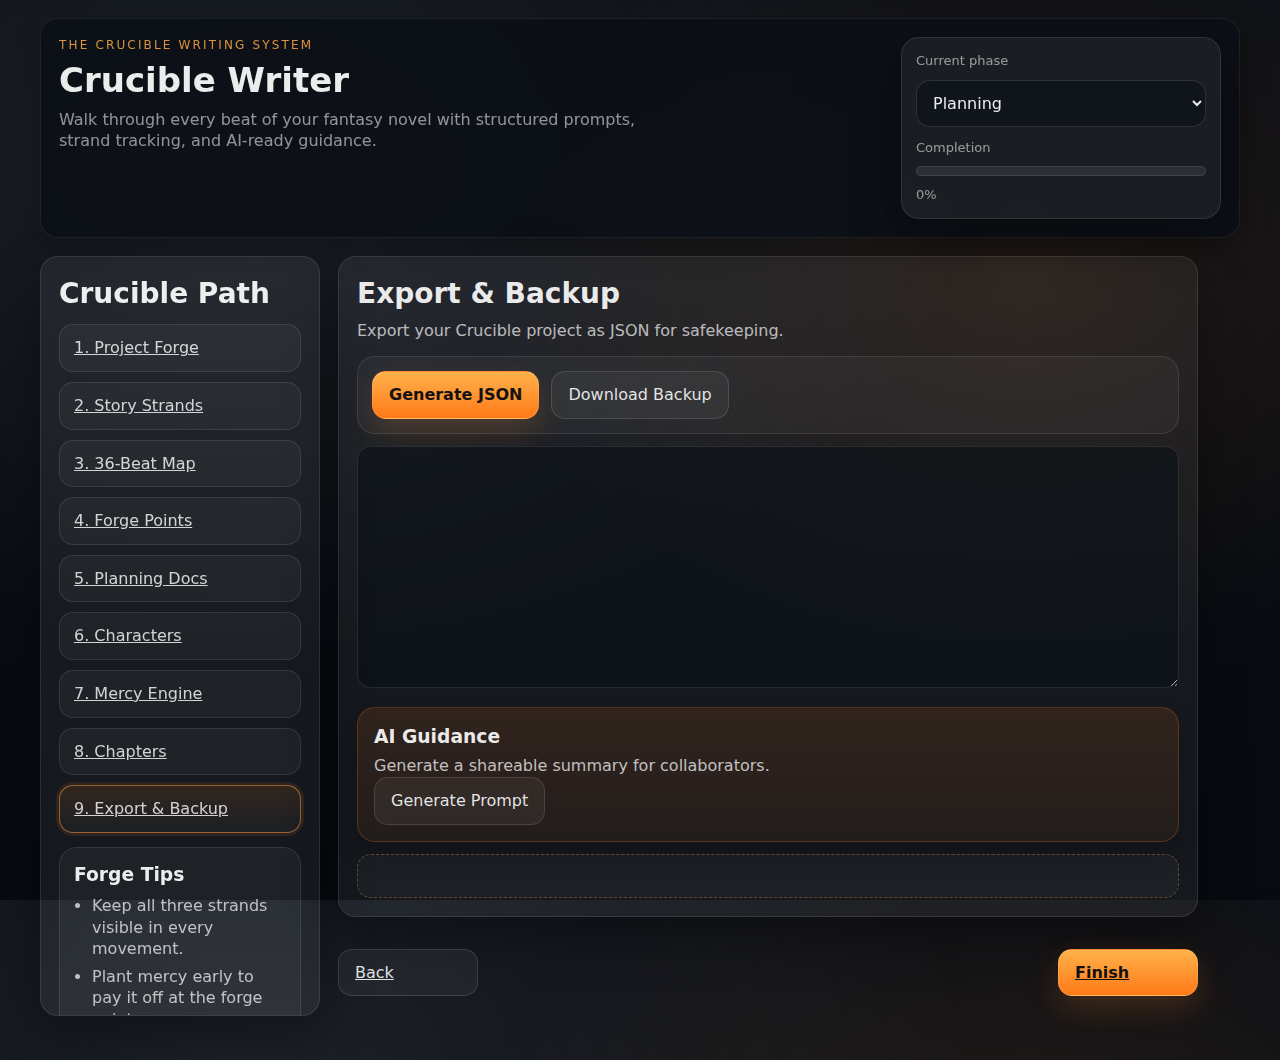
<file: export-backup.html>
<!DOCTYPE html>
<html lang="en">
  <head>
    <meta charset="UTF-8" />
    <meta name="viewport" content="width=device-width, initial-scale=1.0" />
    <title>Crucible Writer - Export & Backup</title>
    <link rel="stylesheet" href="styles.css?v=2" />
  </head>

  <body>
    <div class="app show-wizard" id="app-root">
      <header class="app-header">
        <div>
          <p class="eyebrow">The Crucible Writing System</p>
          <h1>Crucible Writer</h1>
          <p class="subhead">
            Walk through every beat of your fantasy novel with structured prompts,
            strand tracking, and AI-ready guidance.
          </p>
        </div>

        <div class="status-card">
          <div class="status-row">
            <span>Current phase</span>
            <select id="project-phase" name="projectPhase">
              <option value="Planning">Planning</option>
              <option value="Outlining">Outlining</option>
              <option value="Drafting">Drafting</option>
              <option value="Editing">Editing</option>
            </select>
          </div>

          <div class="status-row">
            <span>Completion</span>
            <div class="progress">
              <div class="progress-bar" id="progress-bar"></div>
            </div>
            <span id="progress-value">0%</span>
          </div>
        </div>
      </header>

      <main class="layout">
        <aside class="sidebar">
          <h2>Crucible Path</h2>
          <nav>
            <a class="nav-item" data-step="0" href="project-forge.html">1. Project Forge</a>
            <a class="nav-item" data-step="1" href="story-strands.html">2. Story Strands</a>
            <a class="nav-item" data-step="2" href="beat-map.html">3. 36-Beat Map</a>
            <a class="nav-item" data-step="3" href="forge-points.html">4. Forge Points</a>
            <a class="nav-item" data-step="4" href="planning-docs.html">5. Planning Docs</a>
            <a class="nav-item" data-step="5" href="characters.html">6. Characters</a>
            <a class="nav-item" data-step="6" href="mercy-engine.html">7. Mercy Engine</a>
            <a class="nav-item" data-step="7" href="chapters.html">8. Chapters</a>
            <a class="nav-item active" data-step="8" href="export-backup.html">9. Export & Backup</a>
          </nav>

          <div class="tip-card">
            <h3>Forge Tips</h3>
            <ul>
              <li>Keep all three strands visible in every movement.</li>
              <li>Plant mercy early to pay it off at the forge points.</li>
              <li>Use the Dark Mirror to echo your hero’s flaw.</li>
            </ul>
          </div>
        </aside>

        <section class="content">
          <div class="step-alert" id="step-alert" role="alert"></div>

          <div class="step active" data-step="8">
            <h2>Export & Backup</h2>
            <p>Export your Crucible project as JSON for safekeeping.</p>

            <div class="export-card">
              <button class="primary" id="export-json">Generate JSON</button>
              <button class="secondary" id="download-json">Download Backup</button>
            </div>

            <textarea id="export-output" rows="10" readonly></textarea>

            <div class="ai-section"
              data-prompt="Summarize this Crucible project for a writing partner: {title} by {author}. Genre: {genre}. Premise: {premise}. Theme: {theme}. Mercy: {mercyPlanted} -> {mercyPaid}. Target words: {wordCount}."
            >
              <div class="ai-header">
                <div>
                  <h3>AI Guidance</h3>
                  <p>Generate a shareable summary for collaborators.</p>
                </div>
                <button class="secondary" data-ai="generate">Generate Prompt</button>
              </div>
            </div>
            <div class="ai-output" data-ai-output></div>
          </div>

          <div class="wizard-controls">
            <a class="secondary" id="prev-step" data-href="chapters.html" href="chapters.html">Back</a>
            <a class="primary" id="next-step" data-href="index.html" href="index.html">Finish</a>
          </div>
        </section>
      </main>
    </div>

    <script src="app.js"></script>
  </body>
</html>
</file>
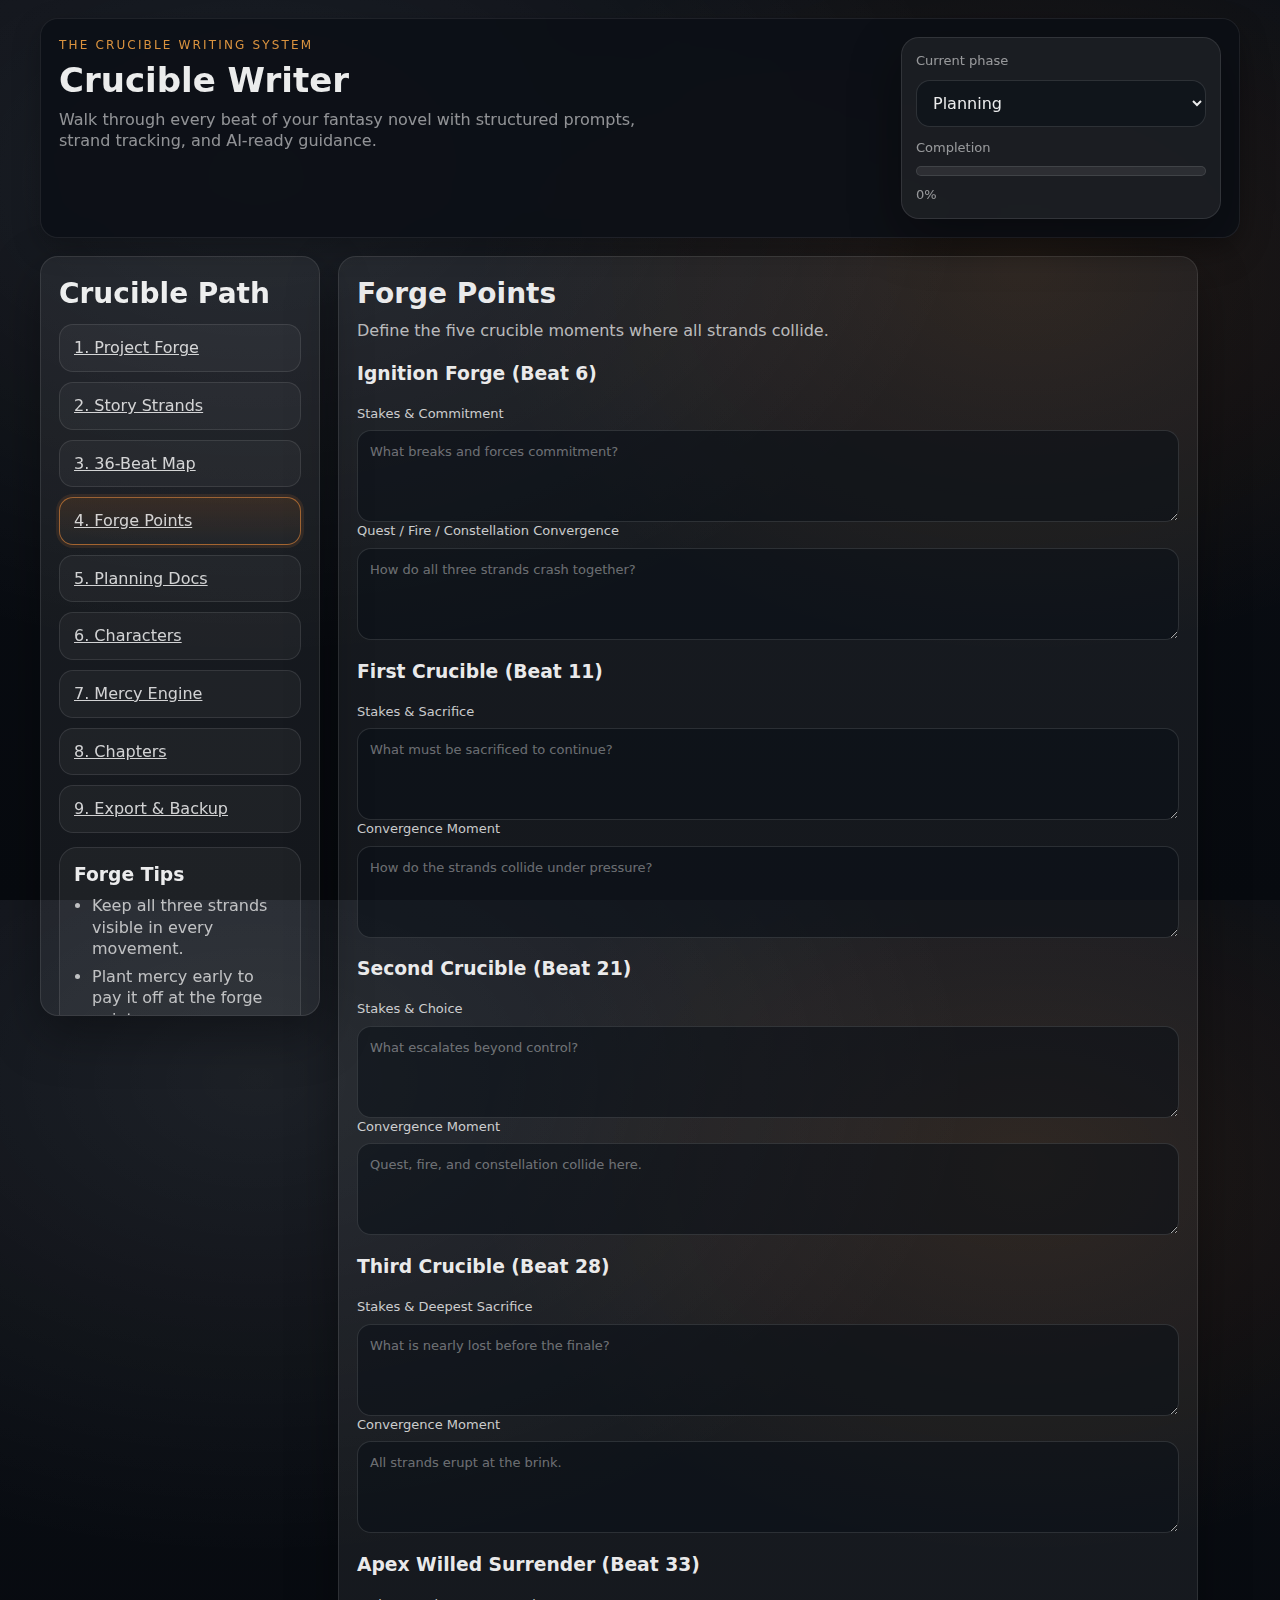
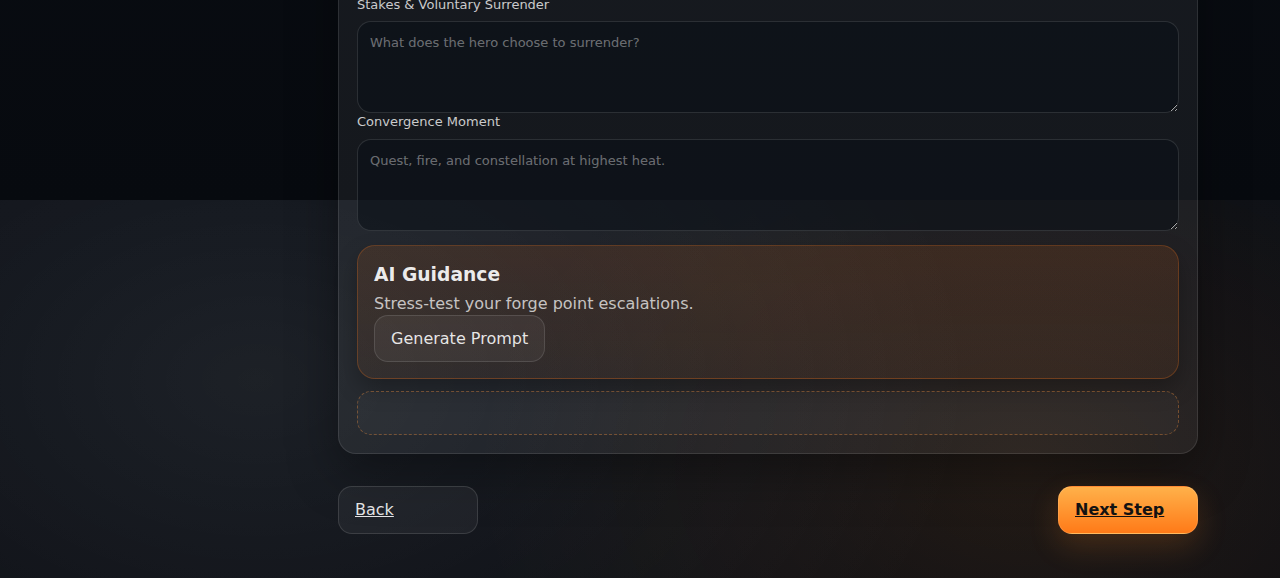
<file: forge-points.html>
<!DOCTYPE html>
<html lang="en">
  <head>
    <meta charset="UTF-8" />
    <meta name="viewport" content="width=device-width, initial-scale=1.0" />
    <title>Crucible Writer - Forge Points</title>
    <link rel="stylesheet" href="styles.css?v=2" />
  </head>

  <body>
    <div class="app show-wizard" id="app-root">
      <header class="app-header">
        <div>
          <p class="eyebrow">The Crucible Writing System</p>
          <h1>Crucible Writer</h1>
          <p class="subhead">
            Walk through every beat of your fantasy novel with structured prompts,
            strand tracking, and AI-ready guidance.
          </p>
        </div>

        <div class="status-card">
          <div class="status-row">
            <span>Current phase</span>
            <select id="project-phase" name="projectPhase">
              <option value="Planning">Planning</option>
              <option value="Outlining">Outlining</option>
              <option value="Drafting">Drafting</option>
              <option value="Editing">Editing</option>
            </select>
          </div>

          <div class="status-row">
            <span>Completion</span>
            <div class="progress">
              <div class="progress-bar" id="progress-bar"></div>
            </div>
            <span id="progress-value">0%</span>
          </div>
        </div>
      </header>

      <main class="layout">
        <aside class="sidebar">
          <h2>Crucible Path</h2>
          <nav>
            <a class="nav-item" data-step="0" href="project-forge.html">1. Project Forge</a>
            <a class="nav-item" data-step="1" href="story-strands.html">2. Story Strands</a>
            <a class="nav-item" data-step="2" href="beat-map.html">3. 36-Beat Map</a>
            <a class="nav-item active" data-step="3" href="forge-points.html">4. Forge Points</a>
            <a class="nav-item" data-step="4" href="planning-docs.html">5. Planning Docs</a>
            <a class="nav-item" data-step="5" href="characters.html">6. Characters</a>
            <a class="nav-item" data-step="6" href="mercy-engine.html">7. Mercy Engine</a>
            <a class="nav-item" data-step="7" href="chapters.html">8. Chapters</a>
            <a class="nav-item" data-step="8" href="export-backup.html">9. Export & Backup</a>
          </nav>

          <div class="tip-card">
            <h3>Forge Tips</h3>
            <ul>
              <li>Keep all three strands visible in every movement.</li>
              <li>Plant mercy early to pay it off at the forge points.</li>
              <li>Use the Dark Mirror to echo your hero’s flaw.</li>
            </ul>
          </div>
        </aside>

        <section class="content">
          <div class="step-alert" id="step-alert" role="alert"></div>

          <div class="step active" data-step="3">
            <h2>Forge Points</h2>
            <p>Define the five crucible moments where all strands collide.</p>

            <div class="beats">
              <div class="forge-card">
                <h3>Ignition Forge (Beat 6)</h3>
                <label>
                  Stakes &amp; Commitment
                  <textarea
                    name="forgeIgnitionStakes"
                    data-required="true"
                    rows="3"
                    placeholder="What breaks and forces commitment?"
                  ></textarea>
                </label>
                <label>
                  Quest / Fire / Constellation Convergence
                  <textarea
                    name="forgeIgnitionConvergence"
                    rows="3"
                    placeholder="How do all three strands crash together?"
                  ></textarea>
                </label>
              </div>

              <div class="forge-card">
                <h3>First Crucible (Beat 11)</h3>
                <label>
                  Stakes &amp; Sacrifice
                  <textarea
                    name="forgeFirstCrucibleStakes"
                    data-required="true"
                    rows="3"
                    placeholder="What must be sacrificed to continue?"
                  ></textarea>
                </label>
                <label>
                  Convergence Moment
                  <textarea
                    name="forgeFirstCrucibleConvergence"
                    rows="3"
                    placeholder="How do the strands collide under pressure?"
                  ></textarea>
                </label>
              </div>

              <div class="forge-card">
                <h3>Second Crucible (Beat 21)</h3>
                <label>
                  Stakes &amp; Choice
                  <textarea
                    name="forgeSecondCrucibleStakes"
                    data-required="true"
                    rows="3"
                    placeholder="What escalates beyond control?"
                  ></textarea>
                </label>
                <label>
                  Convergence Moment
                  <textarea
                    name="forgeSecondCrucibleConvergence"
                    rows="3"
                    placeholder="Quest, fire, and constellation collide here."
                  ></textarea>
                </label>
              </div>

              <div class="forge-card">
                <h3>Third Crucible (Beat 28)</h3>
                <label>
                  Stakes &amp; Deepest Sacrifice
                  <textarea
                    name="forgeThirdCrucibleStakes"
                    data-required="true"
                    rows="3"
                    placeholder="What is nearly lost before the finale?"
                  ></textarea>
                </label>
                <label>
                  Convergence Moment
                  <textarea
                    name="forgeThirdCrucibleConvergence"
                    rows="3"
                    placeholder="All strands erupt at the brink."
                  ></textarea>
                </label>
              </div>

              <div class="forge-card">
                <h3>Apex Willed Surrender (Beat 33)</h3>
                <label>
                  Stakes &amp; Voluntary Surrender
                  <textarea
                    name="forgeApexStakes"
                    data-required="true"
                    rows="3"
                    placeholder="What does the hero choose to surrender?"
                  ></textarea>
                </label>
                <label>
                  Convergence Moment
                  <textarea
                    name="forgeApexConvergence"
                    rows="3"
                    placeholder="Quest, fire, and constellation at highest heat."
                  ></textarea>
                </label>
              </div>
            </div>

            <div class="ai-section"
              data-prompt="Forge points: Ignition {forgeIgnitionStakes}; First {forgeFirstCrucibleStakes}; Second {forgeSecondCrucibleStakes}; Third {forgeThirdCrucibleStakes}; Apex {forgeApexStakes}. Suggest how each forge point transforms all three strands."
            >
              <div class="ai-header">
                <div>
                  <h3>AI Guidance</h3>
                  <p>Stress-test your forge point escalations.</p>
                </div>
                <button class="secondary" data-ai="generate">Generate Prompt</button>
              </div>
            </div>
            <div class="ai-output" data-ai-output></div>
          </div>

          <div class="wizard-controls">
            <a class="secondary" id="prev-step" data-href="beat-map.html" href="beat-map.html">Back</a>
            <a class="primary" id="next-step" data-href="planning-docs.html" href="planning-docs.html">Next Step</a>
          </div>
        </section>
      </main>
    </div>

    <script src="app.js"></script>
  </body>
</html>
</file>
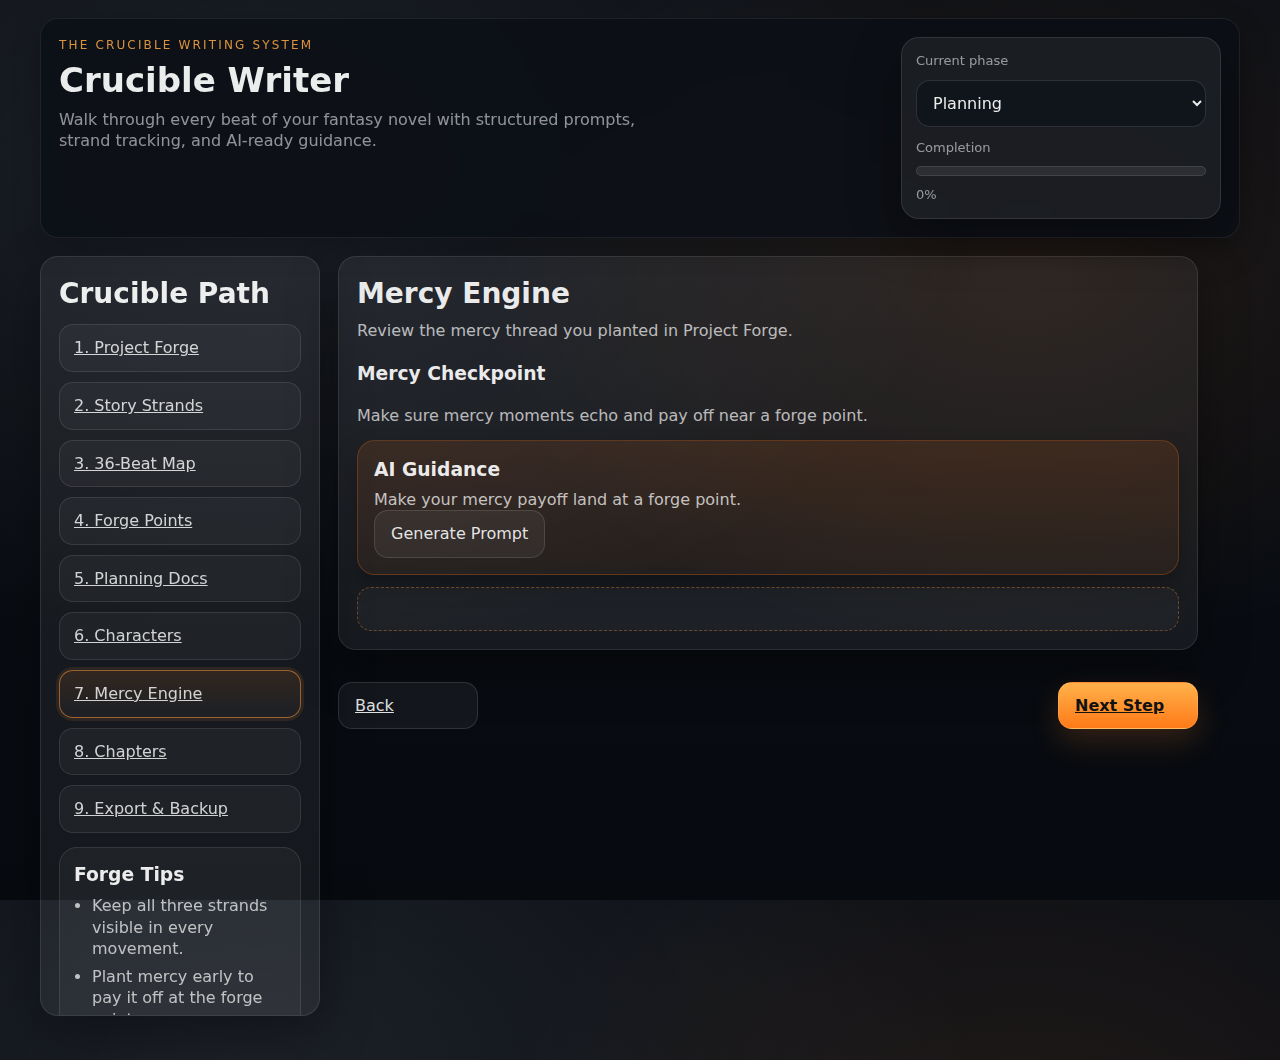
<file: mercy-engine.html>
<!DOCTYPE html>
<html lang="en">
  <head>
    <meta charset="UTF-8" />
    <meta name="viewport" content="width=device-width, initial-scale=1.0" />
    <title>Crucible Writer - Mercy Engine</title>
    <link rel="stylesheet" href="styles.css?v=2" />
  </head>

  <body>
    <div class="app show-wizard" id="app-root">
      <header class="app-header">
        <div>
          <p class="eyebrow">The Crucible Writing System</p>
          <h1>Crucible Writer</h1>
          <p class="subhead">
            Walk through every beat of your fantasy novel with structured prompts,
            strand tracking, and AI-ready guidance.
          </p>
        </div>

        <div class="status-card">
          <div class="status-row">
            <span>Current phase</span>
            <select id="project-phase" name="projectPhase">
              <option value="Planning">Planning</option>
              <option value="Outlining">Outlining</option>
              <option value="Drafting">Drafting</option>
              <option value="Editing">Editing</option>
            </select>
          </div>

          <div class="status-row">
            <span>Completion</span>
            <div class="progress">
              <div class="progress-bar" id="progress-bar"></div>
            </div>
            <span id="progress-value">0%</span>
          </div>
        </div>
      </header>

      <main class="layout">
        <aside class="sidebar">
          <h2>Crucible Path</h2>
          <nav>
            <a class="nav-item" data-step="0" href="project-forge.html">1. Project Forge</a>
            <a class="nav-item" data-step="1" href="story-strands.html">2. Story Strands</a>
            <a class="nav-item" data-step="2" href="beat-map.html">3. 36-Beat Map</a>
            <a class="nav-item" data-step="3" href="forge-points.html">4. Forge Points</a>
            <a class="nav-item" data-step="4" href="planning-docs.html">5. Planning Docs</a>
            <a class="nav-item" data-step="5" href="characters.html">6. Characters</a>
            <a class="nav-item active" data-step="6" href="mercy-engine.html">7. Mercy Engine</a>
            <a class="nav-item" data-step="7" href="chapters.html">8. Chapters</a>
            <a class="nav-item" data-step="8" href="export-backup.html">9. Export & Backup</a>
          </nav>

          <div class="tip-card">
            <h3>Forge Tips</h3>
            <ul>
              <li>Keep all three strands visible in every movement.</li>
              <li>Plant mercy early to pay it off at the forge points.</li>
              <li>Use the Dark Mirror to echo your hero’s flaw.</li>
            </ul>
          </div>
        </aside>

        <section class="content">
          <div class="step-alert" id="step-alert" role="alert"></div>

          <div class="step active" data-step="6">
            <h2>Mercy Engine</h2>
            <p>Review the mercy thread you planted in Project Forge.</p>

            <div class="card">
              <div class="card-header">
                <div>
                  <h3>Mercy Checkpoint</h3>
                  <p class="muted">Make sure mercy moments echo and pay off near a forge point.</p>
                </div>
              </div>
              <div class="ai-section"
                data-prompt="Mercy planted: {mercyPlanted}. Brewing: {mercyBrewing}. Paid off: {mercyPaid}. Notes: {mercyNotes}. Suggest a beat that links this mercy payoff to a forge point, and propose 2 alternative payoffs."
              >
                <div class="ai-header">
                  <div>
                    <h3>AI Guidance</h3>
                    <p>Make your mercy payoff land at a forge point.</p>
                  </div>
                  <button class="secondary" data-ai="generate">Generate Prompt</button>
                </div>
              </div>
              <div class="ai-output" data-ai-output></div>
            </div>
          </div>

          <div class="wizard-controls">
            <a class="secondary" id="prev-step" data-href="characters.html" href="characters.html">Back</a>
            <a class="primary" id="next-step" data-href="chapters.html" href="chapters.html">Next Step</a>
          </div>
        </section>
      </main>
    </div>

    <script src="app.js"></script>
  </body>
</html>
</file>
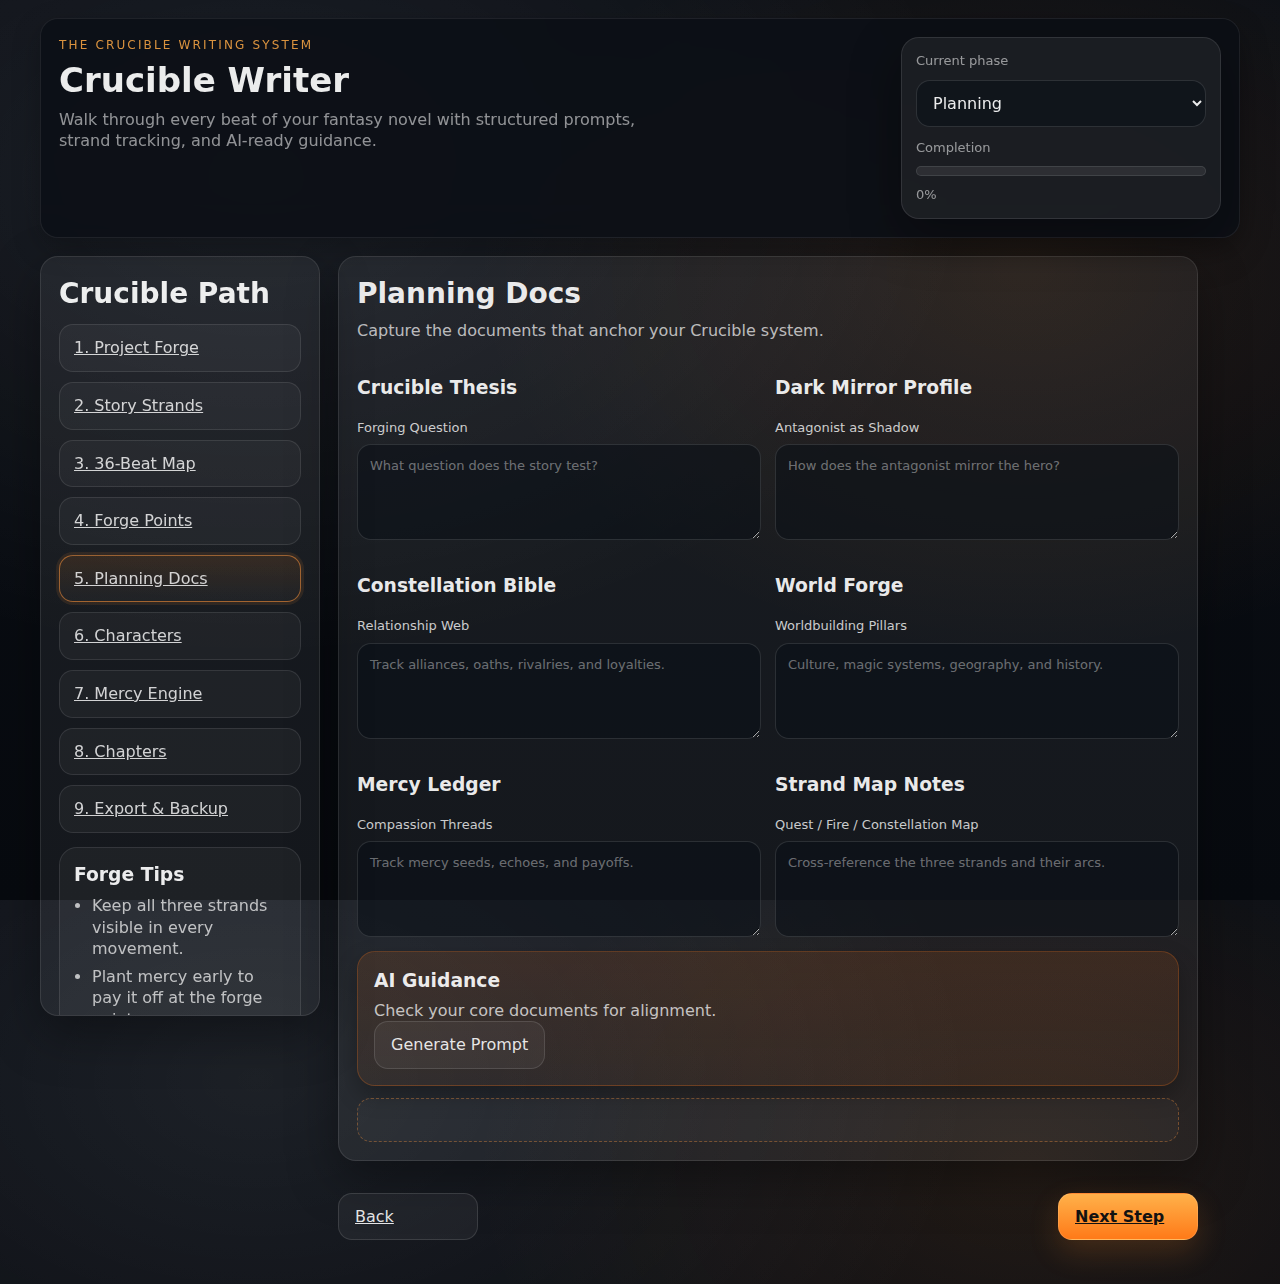
<file: planning-docs.html>
<!DOCTYPE html>
<html lang="en">
  <head>
    <meta charset="UTF-8" />
    <meta name="viewport" content="width=device-width, initial-scale=1.0" />
    <title>Crucible Writer - Planning Docs</title>
    <link rel="stylesheet" href="styles.css?v=2" />
  </head>

  <body>
    <div class="app show-wizard" id="app-root">
      <header class="app-header">
        <div>
          <p class="eyebrow">The Crucible Writing System</p>
          <h1>Crucible Writer</h1>
          <p class="subhead">
            Walk through every beat of your fantasy novel with structured prompts,
            strand tracking, and AI-ready guidance.
          </p>
        </div>

        <div class="status-card">
          <div class="status-row">
            <span>Current phase</span>
            <select id="project-phase" name="projectPhase">
              <option value="Planning">Planning</option>
              <option value="Outlining">Outlining</option>
              <option value="Drafting">Drafting</option>
              <option value="Editing">Editing</option>
            </select>
          </div>

          <div class="status-row">
            <span>Completion</span>
            <div class="progress">
              <div class="progress-bar" id="progress-bar"></div>
            </div>
            <span id="progress-value">0%</span>
          </div>
        </div>
      </header>

      <main class="layout">
        <aside class="sidebar">
          <h2>Crucible Path</h2>
          <nav>
            <a class="nav-item" data-step="0" href="project-forge.html">1. Project Forge</a>
            <a class="nav-item" data-step="1" href="story-strands.html">2. Story Strands</a>
            <a class="nav-item" data-step="2" href="beat-map.html">3. 36-Beat Map</a>
            <a class="nav-item" data-step="3" href="forge-points.html">4. Forge Points</a>
            <a class="nav-item active" data-step="4" href="planning-docs.html">5. Planning Docs</a>
            <a class="nav-item" data-step="5" href="characters.html">6. Characters</a>
            <a class="nav-item" data-step="6" href="mercy-engine.html">7. Mercy Engine</a>
            <a class="nav-item" data-step="7" href="chapters.html">8. Chapters</a>
            <a class="nav-item" data-step="8" href="export-backup.html">9. Export & Backup</a>
          </nav>

          <div class="tip-card">
            <h3>Forge Tips</h3>
            <ul>
              <li>Keep all three strands visible in every movement.</li>
              <li>Plant mercy early to pay it off at the forge points.</li>
              <li>Use the Dark Mirror to echo your hero’s flaw.</li>
            </ul>
          </div>
        </aside>

        <section class="content">
          <div class="step-alert" id="step-alert" role="alert"></div>

          <div class="step active" data-step="4">
            <h2>Planning Docs</h2>
            <p>Capture the documents that anchor your Crucible system.</p>

            <div class="grid two">
              <div class="doc-card">
                <h3>Crucible Thesis</h3>
                <label>
                  Forging Question
                  <textarea
                    name="crucibleThesis"
                    data-required="true"
                    rows="4"
                    placeholder="What question does the story test?"
                  ></textarea>
                </label>
              </div>

              <div class="doc-card">
                <h3>Dark Mirror Profile</h3>
                <label>
                  Antagonist as Shadow
                  <textarea
                    name="darkMirrorProfile"
                    rows="4"
                    placeholder="How does the antagonist mirror the hero?"
                  ></textarea>
                </label>
              </div>

              <div class="doc-card">
                <h3>Constellation Bible</h3>
                <label>
                  Relationship Web
                  <textarea
                    name="constellationBible"
                    data-required="true"
                    rows="4"
                    placeholder="Track alliances, oaths, rivalries, and loyalties."
                  ></textarea>
                </label>
              </div>

              <div class="doc-card">
                <h3>World Forge</h3>
                <label>
                  Worldbuilding Pillars
                  <textarea
                    name="worldForge"
                    rows="4"
                    placeholder="Culture, magic systems, geography, and history."
                  ></textarea>
                </label>
              </div>

              <div class="doc-card">
                <h3>Mercy Ledger</h3>
                <label>
                  Compassion Threads
                  <textarea
                    name="mercyLedger"
                    rows="4"
                    placeholder="Track mercy seeds, echoes, and payoffs."
                  ></textarea>
                </label>
              </div>

              <div class="doc-card">
                <h3>Strand Map Notes</h3>
                <label>
                  Quest / Fire / Constellation Map
                  <textarea
                    name="strandMapNotes"
                    rows="4"
                    placeholder="Cross-reference the three strands and their arcs."
                  ></textarea>
                </label>
              </div>
            </div>

            <div class="ai-section"
              data-prompt="Crucible thesis: {crucibleThesis}. Dark mirror: {darkMirrorProfile}. World forge: {worldForge}. Suggest gaps or contradictions to address."
            >
              <div class="ai-header">
                <div>
                  <h3>AI Guidance</h3>
                  <p>Check your core documents for alignment.</p>
                </div>
                <button class="secondary" data-ai="generate">Generate Prompt</button>
              </div>
            </div>
            <div class="ai-output" data-ai-output></div>
          </div>

          <div class="wizard-controls">
            <a class="secondary" id="prev-step" data-href="forge-points.html" href="forge-points.html">Back</a>
            <a class="primary" id="next-step" data-href="characters.html" href="characters.html">Next Step</a>
          </div>
        </section>
      </main>
    </div>

    <script src="app.js"></script>
  </body>
</html>
</file>
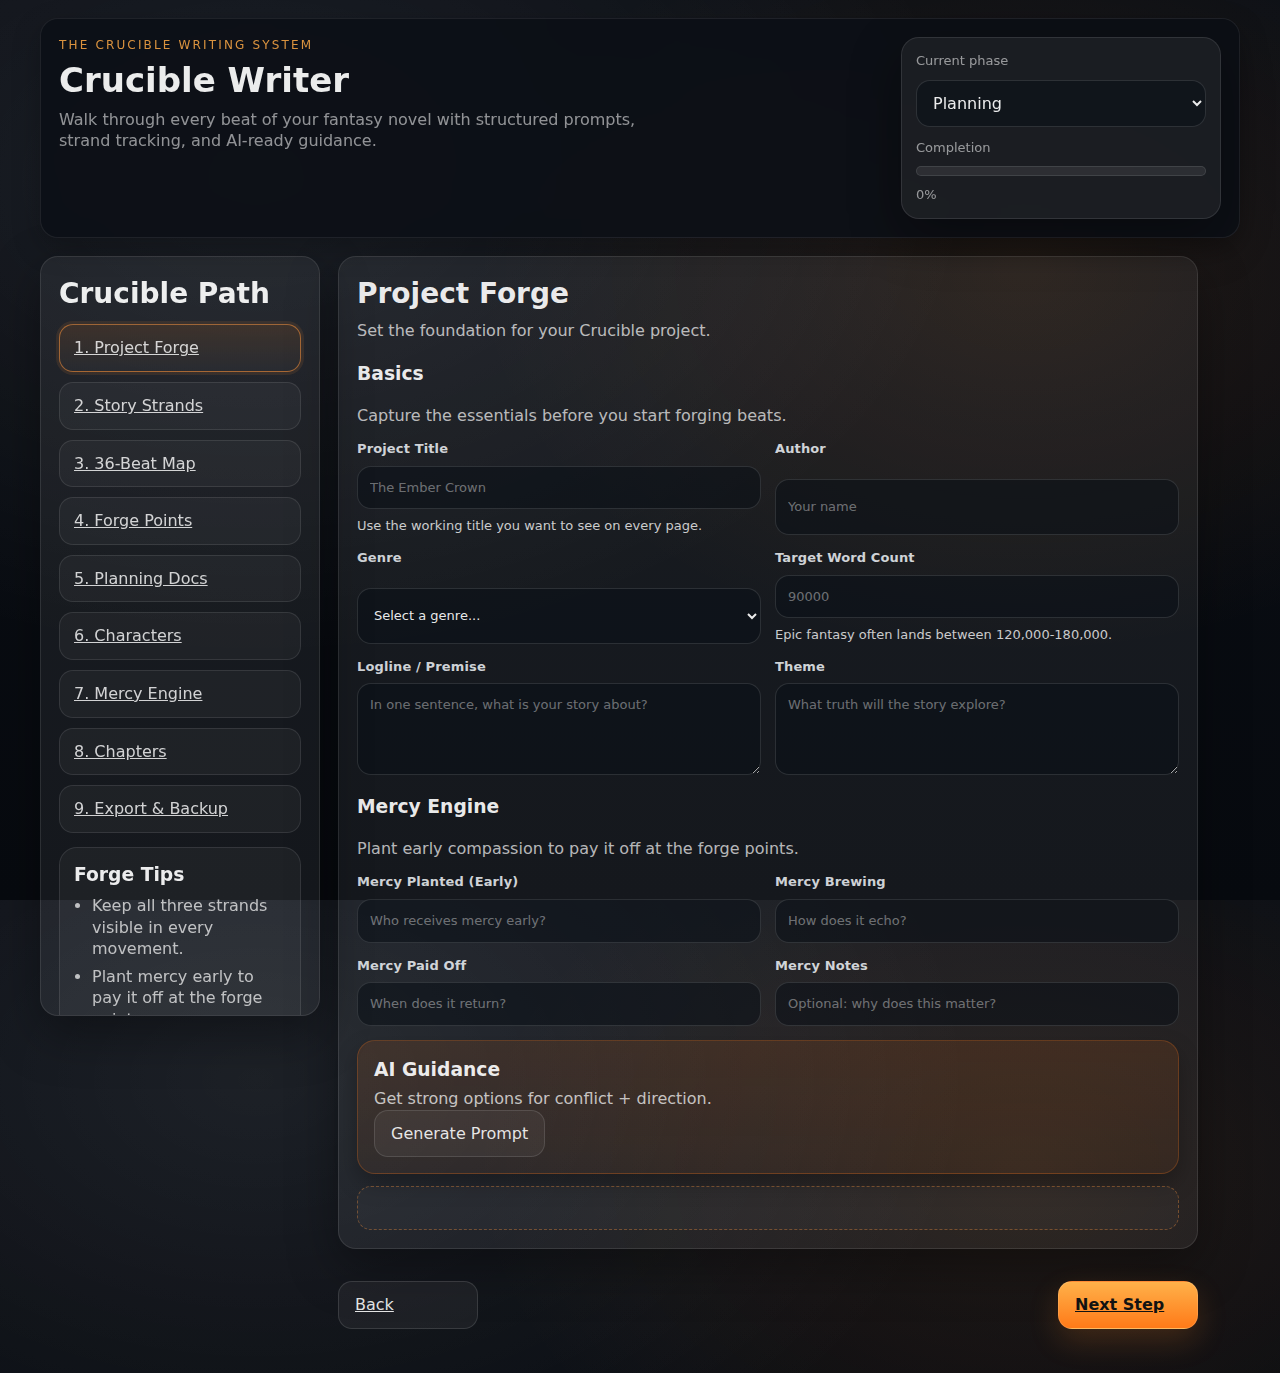
<file: project-forge.html>
<!DOCTYPE html>
<html lang="en">
  <head>
    <meta charset="UTF-8" />
    <meta name="viewport" content="width=device-width, initial-scale=1.0" />
    <title>Crucible Writer - Project Forge</title>
    <link rel="stylesheet" href="styles.css?v=2" />
  </head>

  <body>
    <div class="app show-wizard" id="app-root">
      <header class="app-header">
        <div>
          <p class="eyebrow">The Crucible Writing System</p>
          <h1>Crucible Writer</h1>
          <p class="subhead">
            Walk through every beat of your fantasy novel with structured prompts,
            strand tracking, and AI-ready guidance.
          </p>
        </div>

        <div class="status-card">
          <div class="status-row">
            <span>Current phase</span>
            <select id="project-phase" name="projectPhase">
              <option value="Planning">Planning</option>
              <option value="Outlining">Outlining</option>
              <option value="Drafting">Drafting</option>
              <option value="Editing">Editing</option>
            </select>
          </div>

          <div class="status-row">
            <span>Completion</span>
            <div class="progress">
              <div class="progress-bar" id="progress-bar"></div>
            </div>
            <span id="progress-value">0%</span>
          </div>
        </div>
      </header>

      <main class="layout">
        <aside class="sidebar">
          <h2>Crucible Path</h2>
          <nav>
            <a class="nav-item active" data-step="0" href="project-forge.html">1. Project Forge</a>
            <a class="nav-item" data-step="1" href="story-strands.html">2. Story Strands</a>
            <a class="nav-item" data-step="2" href="beat-map.html">3. 36-Beat Map</a>
            <a class="nav-item" data-step="3" href="forge-points.html">4. Forge Points</a>
            <a class="nav-item" data-step="4" href="planning-docs.html">5. Planning Docs</a>
            <a class="nav-item" data-step="5" href="characters.html">6. Characters</a>
            <a class="nav-item" data-step="6" href="mercy-engine.html">7. Mercy Engine</a>
            <a class="nav-item" data-step="7" href="chapters.html">8. Chapters</a>
            <a class="nav-item" data-step="8" href="export-backup.html">9. Export & Backup</a>
          </nav>

          <div class="tip-card">
            <h3>Forge Tips</h3>
            <ul>
              <li>Keep all three strands visible in every movement.</li>
              <li>Plant mercy early to pay it off at the forge points.</li>
              <li>Use the Dark Mirror to echo your hero’s flaw.</li>
            </ul>
          </div>
        </aside>

        <section class="content">
          <div class="step-alert" id="step-alert" role="alert"></div>

          <div class="step active" data-step="0">
            <h2>Project Forge</h2>
            <p>Set the foundation for your Crucible project.</p>

            <div class="card-grid">
              <div class="card">
                <div class="card-header">
                  <div>
                    <h3>Basics</h3>
                    <p class="muted">Capture the essentials before you start forging beats.</p>
                  </div>
                </div>
                <div class="grid two">
                  <label class="field">
                    <span class="field-label">Project Title</span>
                    <input
                      name="title"
                      data-required="true"
                      placeholder="The Ember Crown"
                    />
                    <span class="field-helper">Use the working title you want to see on every page.</span>
                  </label>

                  <label class="field">
                    <span class="field-label">Author</span>
                    <input
                      name="author"
                      placeholder="Your name"
                    />
                  </label>

                  <label class="field">
                    <span class="field-label">Genre</span>
                    <select name="genre">
                      <option value="">Select a genre...</option>
                      <option>Epic Fantasy</option>
                      <option>Dark Fantasy</option>
                      <option>Grimdark</option>
                      <option>Urban Fantasy</option>
                      <option>Romantasy</option>
                      <option>Sword & Sorcery</option>
                      <option>Mythic Fantasy</option>
                      <option>Cozy Fantasy</option>
                      <option>Progression Fantasy</option>
                      <option>LitRPG</option>
                      <option>Other</option>
                    </select>
                  </label>

                  <label class="field">
                    <span class="field-label">Target Word Count</span>
                    <input
                      name="wordCount"
                      type="number"
                      inputmode="numeric"
                      placeholder="90000"
                    />
                    <span class="field-helper">Epic fantasy often lands between 120,000-180,000.</span>
                  </label>
                </div>

                <div class="grid two">
                  <label class="field">
                    <span class="field-label">Logline / Premise</span>
                    <textarea
                      name="premise"
                      placeholder="In one sentence, what is your story about?"
                      rows="3"
                    ></textarea>
                  </label>

                  <label class="field">
                    <span class="field-label">Theme</span>
                    <textarea
                      name="theme"
                      placeholder="What truth will the story explore?"
                      rows="3"
                    ></textarea>
                  </label>
                </div>
              </div>

              <div class="card">
                <div class="card-header">
                  <div>
                    <h3>Mercy Engine</h3>
                    <p class="muted">Plant early compassion to pay it off at the forge points.</p>
                  </div>
                </div>
                <div class="grid two">
                  <label class="field">
                    <span class="field-label">Mercy Planted (Early)</span>
                    <input
                      name="mercyPlanted"
                      data-required="true"
                      placeholder="Who receives mercy early?"
                    />
                  </label>

                  <label class="field">
                    <span class="field-label">Mercy Brewing</span>
                    <input
                      name="mercyBrewing"
                      placeholder="How does it echo?"
                    />
                  </label>

                  <label class="field">
                    <span class="field-label">Mercy Paid Off</span>
                    <input
                      name="mercyPaid"
                      placeholder="When does it return?"
                    />
                  </label>

                  <label class="field">
                    <span class="field-label">Mercy Notes</span>
                    <input
                      name="mercyNotes"
                      placeholder="Optional: why does this matter?"
                    />
                  </label>
                </div>
              </div>

              <div class="card ai-card">
                <div class="ai-section"
                  data-prompt="Project: {title} by {author}. Genre: {genre}. Premise: {premise}. Theme: {theme}. Target words: {wordCount}. Suggest 3 strong story directions and 3 core conflicts that fit the Crucible system."
                >
                  <div class="ai-header">
                    <div>
                      <h3>AI Guidance</h3>
                      <p>Get strong options for conflict + direction.</p>
                    </div>
                    <button class="secondary" data-ai="generate">Generate Prompt</button>
                  </div>
                </div>
                <div class="ai-output" data-ai-output></div>
              </div>
            </div>
          </div>

          <div class="wizard-controls">
            <a class="secondary" id="prev-step" data-href="index.html" href="index.html">Back</a>
            <a class="primary" id="next-step" data-href="story-strands.html" href="story-strands.html">Next Step</a>
          </div>
        </section>
      </main>
    </div>

    <script src="app.js"></script>
  </body>
</html>
</file>
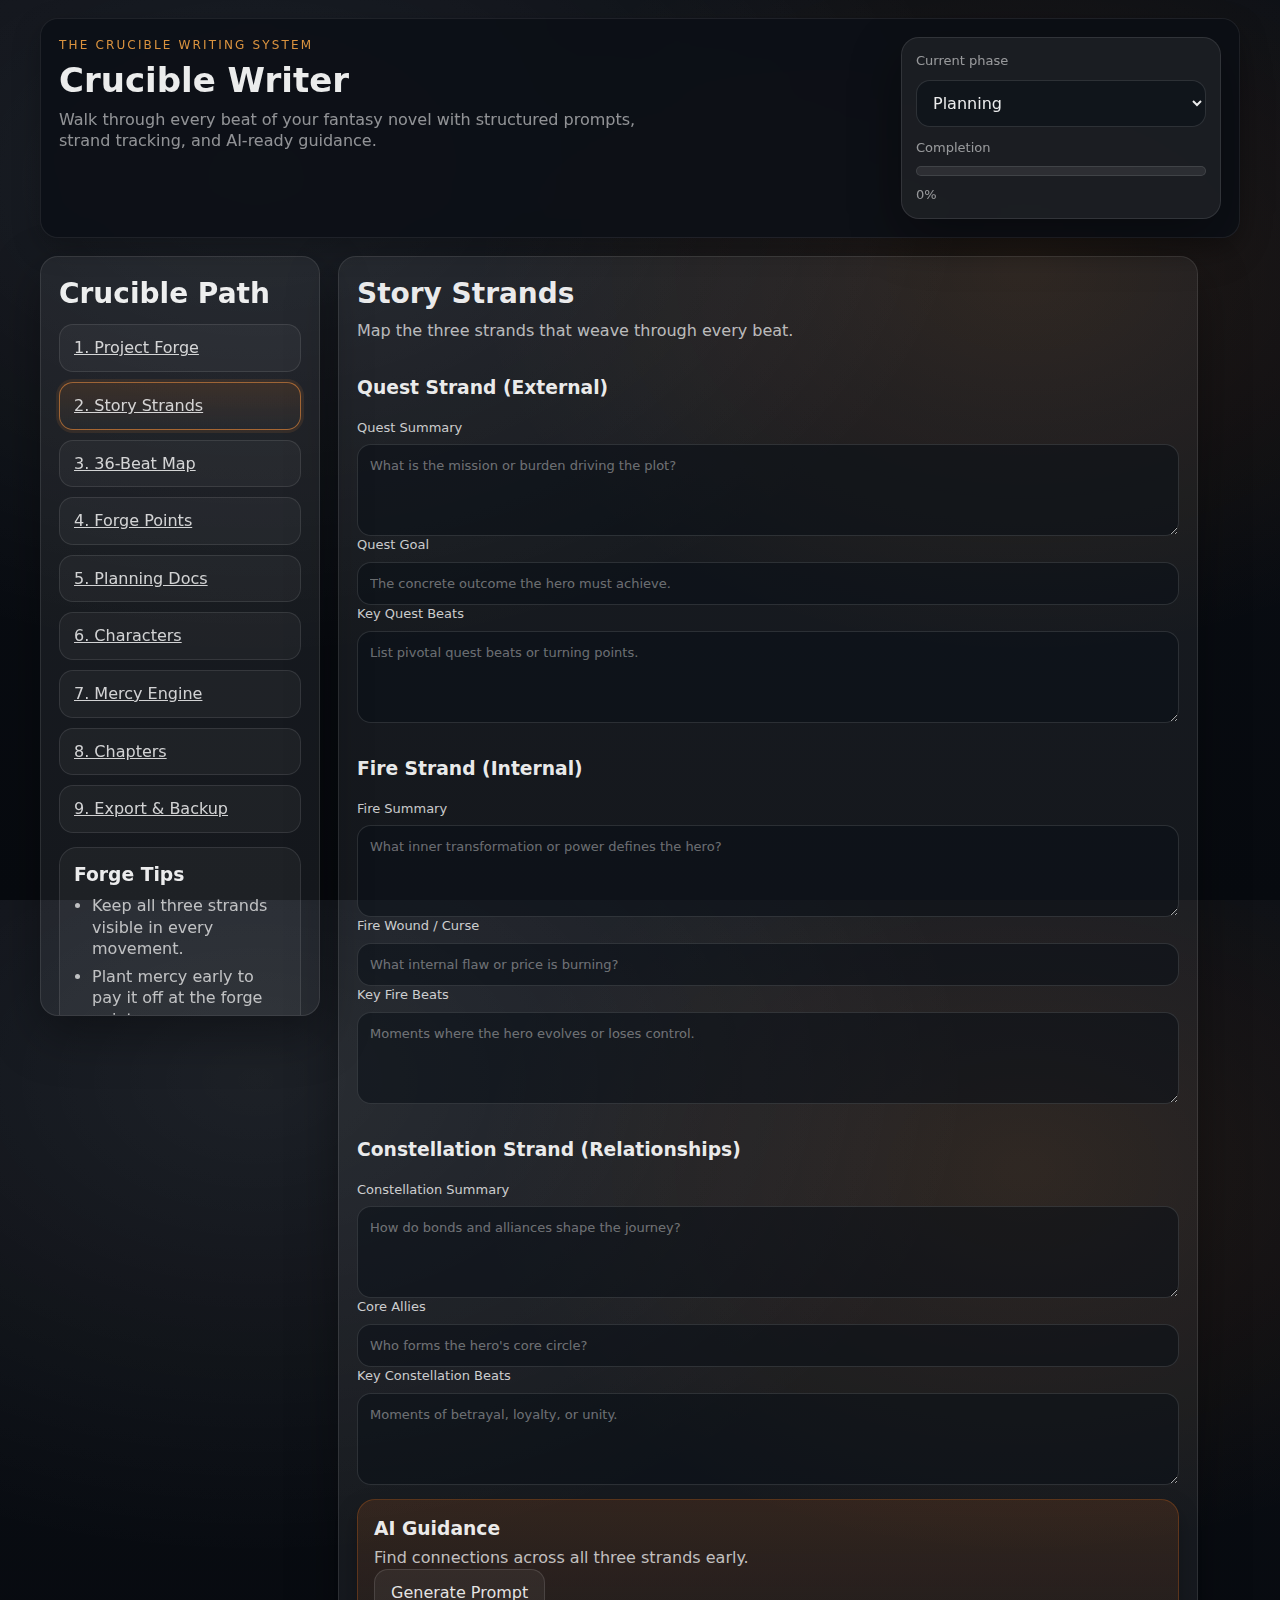
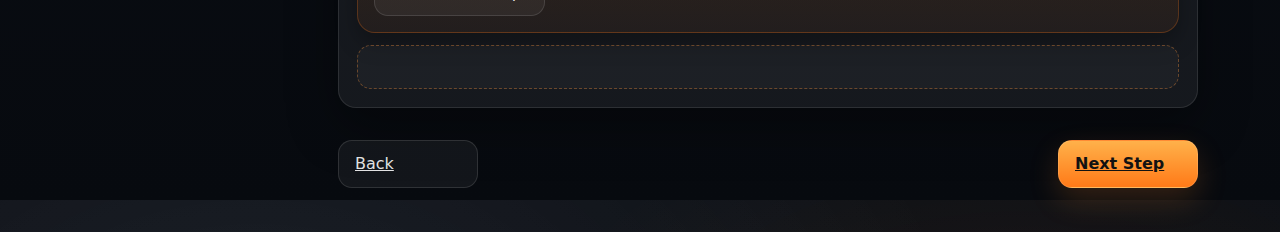
<file: story-strands.html>
<!DOCTYPE html>
<html lang="en">
  <head>
    <meta charset="UTF-8" />
    <meta name="viewport" content="width=device-width, initial-scale=1.0" />
    <title>Crucible Writer - Story Strands</title>
    <link rel="stylesheet" href="styles.css?v=2" />
  </head>

  <body>
    <div class="app show-wizard" id="app-root">
      <header class="app-header">
        <div>
          <p class="eyebrow">The Crucible Writing System</p>
          <h1>Crucible Writer</h1>
          <p class="subhead">
            Walk through every beat of your fantasy novel with structured prompts,
            strand tracking, and AI-ready guidance.
          </p>
        </div>

        <div class="status-card">
          <div class="status-row">
            <span>Current phase</span>
            <select id="project-phase" name="projectPhase">
              <option value="Planning">Planning</option>
              <option value="Outlining">Outlining</option>
              <option value="Drafting">Drafting</option>
              <option value="Editing">Editing</option>
            </select>
          </div>

          <div class="status-row">
            <span>Completion</span>
            <div class="progress">
              <div class="progress-bar" id="progress-bar"></div>
            </div>
            <span id="progress-value">0%</span>
          </div>
        </div>
      </header>

      <main class="layout">
        <aside class="sidebar">
          <h2>Crucible Path</h2>
          <nav>
            <a class="nav-item" data-step="0" href="project-forge.html">1. Project Forge</a>
            <a class="nav-item active" data-step="1" href="story-strands.html">2. Story Strands</a>
            <a class="nav-item" data-step="2" href="beat-map.html">3. 36-Beat Map</a>
            <a class="nav-item" data-step="3" href="forge-points.html">4. Forge Points</a>
            <a class="nav-item" data-step="4" href="planning-docs.html">5. Planning Docs</a>
            <a class="nav-item" data-step="5" href="characters.html">6. Characters</a>
            <a class="nav-item" data-step="6" href="mercy-engine.html">7. Mercy Engine</a>
            <a class="nav-item" data-step="7" href="chapters.html">8. Chapters</a>
            <a class="nav-item" data-step="8" href="export-backup.html">9. Export & Backup</a>
          </nav>

          <div class="tip-card">
            <h3>Forge Tips</h3>
            <ul>
              <li>Keep all three strands visible in every movement.</li>
              <li>Plant mercy early to pay it off at the forge points.</li>
              <li>Use the Dark Mirror to echo your hero’s flaw.</li>
            </ul>
          </div>
        </aside>

        <section class="content">
          <div class="step-alert" id="step-alert" role="alert"></div>

          <div class="step active" data-step="1">
            <h2>Story Strands</h2>
            <p>Map the three strands that weave through every beat.</p>

            <div class="grid three">
              <div class="strand">
                <h3>Quest Strand (External)</h3>
                <label>
                  Quest Summary
                  <textarea
                    name="questSummary"
                    data-required="true"
                    rows="3"
                    placeholder="What is the mission or burden driving the plot?"
                  ></textarea>
                </label>
                <label>
                  Quest Goal
                  <input
                    name="questGoal"
                    placeholder="The concrete outcome the hero must achieve."
                  />
                </label>
                <label>
                  Key Quest Beats
                  <textarea
                    name="questKeyBeats"
                    rows="3"
                    placeholder="List pivotal quest beats or turning points."
                  ></textarea>
                </label>
              </div>

              <div class="strand">
                <h3>Fire Strand (Internal)</h3>
                <label>
                  Fire Summary
                  <textarea
                    name="fireSummary"
                    data-required="true"
                    rows="3"
                    placeholder="What inner transformation or power defines the hero?"
                  ></textarea>
                </label>
                <label>
                  Fire Wound / Curse
                  <input
                    name="fireWound"
                    placeholder="What internal flaw or price is burning?"
                  />
                </label>
                <label>
                  Key Fire Beats
                  <textarea
                    name="fireKeyBeats"
                    rows="3"
                    placeholder="Moments where the hero evolves or loses control."
                  ></textarea>
                </label>
              </div>

              <div class="strand">
                <h3>Constellation Strand (Relationships)</h3>
                <label>
                  Constellation Summary
                  <textarea
                    name="constellationSummary"
                    data-required="true"
                    rows="3"
                    placeholder="How do bonds and alliances shape the journey?"
                  ></textarea>
                </label>
                <label>
                  Core Allies
                  <input
                    name="constellationAllies"
                    placeholder="Who forms the hero's core circle?"
                  />
                </label>
                <label>
                  Key Constellation Beats
                  <textarea
                    name="constellationKeyBeats"
                    rows="3"
                    placeholder="Moments of betrayal, loyalty, or unity."
                  ></textarea>
                </label>
              </div>
            </div>

            <div class="ai-section"
              data-prompt="Quest strand: {questSummary}. Fire strand: {fireSummary}. Constellation strand: {constellationSummary}. Suggest 3 ways to weave all strands through the first six beats."
            >
              <div class="ai-header">
                <div>
                  <h3>AI Guidance</h3>
                  <p>Find connections across all three strands early.</p>
                </div>
                <button class="secondary" data-ai="generate">Generate Prompt</button>
              </div>
            </div>
            <div class="ai-output" data-ai-output></div>
          </div>

          <div class="wizard-controls">
            <a class="secondary" id="prev-step" data-href="project-forge.html" href="project-forge.html">Back</a>
            <a class="primary" id="next-step" data-href="beat-map.html" href="beat-map.html">Next Step</a>
          </div>
        </section>
      </main>
    </div>

    <script src="app.js"></script>
  </body>
</html>
</file>
<file: styles.css>
/* =========================
   Crucible Writer — styles.css (CLEAN)
   Sticky header, responsive layout
   Works with: .app, .app-header, .layout, .sidebar, .content, .step, .grid, .ai-section
   ========================= */

:root{
  --bg0:#070a0f;
  --bg1:#0b0f16;

  --panel: rgba(255,255,255,0.06);
  --panel2: rgba(255,255,255,0.04);
  --stroke: rgba(255,255,255,0.10);
  --text: rgba(255,255,255,0.92);
  --muted: rgba(255,255,255,0.70);
  --muted2: rgba(255,255,255,0.55);

  --accent1:#ffb14a;
  --accent2:#ff7a18;

  --radius: 18px;
  --shadow: 0 18px 50px rgba(0,0,0,0.35);
}

/* --- Reset / Base --- */
*,
*::before,
*::after { box-sizing: border-box; }

html, body { height: 100%; }

body{
  margin:0;
  font-family: system-ui, -apple-system, Segoe UI, Roboto, Arial, sans-serif;
  line-height: 1.35;
  color: var(--text);
  background:
    radial-gradient(1200px 800px at 20% 20%, rgba(255,255,255,0.08), transparent 60%),
    radial-gradient(1000px 700px at 80% 30%, rgba(255,140,40,0.10), transparent 55%),
    linear-gradient(180deg, var(--bg1), var(--bg0));
}

body.is-hero-body{
  height: 100vh;
  overflow: hidden;
}

body.is-hero-body > *:not(.app){
  display: none;
}

a{ color: inherit; }

input, select, textarea, button{ font: inherit; }

/* --- Hero --- */
.hero{
  position: relative;
  min-height: 100%;
  padding: clamp(32px, 6vh, 64px) 16px clamp(28px, 6vh, 52px);
  text-align: center;
  isolation: isolate;
  display: flex;
  align-items: center;
  justify-content: center;
}

.hero-content{
  position: relative;
  z-index: 1;
  margin: 0 auto;
  max-width: 960px;
  display: grid;
  gap: clamp(12px, 1.8vw, 18px);
  justify-items: center;
  padding: 8px 0;
}

.hero-glow{
  position: absolute;
  inset: 0;
  background:
    radial-gradient(circle at 50% 20%, rgba(255,180,90,0.20), transparent 55%),
    radial-gradient(circle at 50% 100%, rgba(10,12,22,0.9), transparent 60%);
  filter: blur(8px);
  opacity: 0.7;
  pointer-events: none;
  z-index: 0;
}

.hero-emblem{
  position: relative;
  display: inline-flex;
  align-items: center;
  justify-content: center;
}

.hero-orb{
  width: clamp(64px, 10vw, 80px);
  height: clamp(64px, 10vw, 80px);
  border-radius: 999px;
  display: grid;
  place-items: center;
  font-size: clamp(24px, 4vw, 30px);
  background: radial-gradient(circle at 30% 30%, #ffd18a, #ff8a27 60%, #ff4a55 100%);
  box-shadow: 0 20px 50px rgba(255,120,40,0.4);
}

.hero-mark{
  position: absolute;
  top: -4px;
  right: -10px;
  width: 34px;
  height: 34px;
  border-radius: 50%;
  background: #3b82f6;
  display: grid;
  place-items: center;
  color: white;
  font-size: 14px;
}

.hero-kicker{
  margin: 0;
  font-size: 13px;
  text-transform: uppercase;
  letter-spacing: 0.35em;
  color: var(--muted2);
}

.hero-title{
  margin: 0;
  font-size: clamp(1.9rem, 4vw, 3.4rem);
  letter-spacing: 0.2em;
  text-transform: uppercase;
  color: #ffc566;
  text-shadow: 0 10px 26px rgba(255, 177, 74, 0.35);
  font-weight: 700;
}

.hero-subtitle{
  margin: 0;
  font-size: 16px;
  letter-spacing: 0.3em;
  text-transform: uppercase;
  color: #9aa3b2;
}

.hero-description{
  margin: 0;
  font-size: 15px;
  max-width: 700px;
  color: var(--muted);
  line-height: 1.7;
}

.hero-description span{
  color: #f5b04c;
}

.hero-cards{
  display: grid;
  grid-template-columns: repeat(3, minmax(0, 1fr));
  gap: 14px;
  width: 100%;
  max-width: 980px;
  margin-top: 2px;
}

.hero-cards .hero-card:nth-child(n+4){
  display: none;
}

.hero-card{
  padding: 16px 16px;
  border-radius: 18px;
  background: rgba(20, 22, 30, 0.75);
  border: 1px solid rgba(255,255,255,0.12);
  box-shadow: 0 16px 40px rgba(0,0,0,0.35);
  display: grid;
  gap: 10px;
  text-align: center;
}

.hero-card h3{
  margin: 0;
  font-size: 18px;
  text-transform: uppercase;
  letter-spacing: 0.12em;
  color: #f5b04c;
}

.hero-card p{
  margin: 0;
  color: var(--muted2);
  font-size: 14px;
  line-height: 1.6;
}

.hero-icon{
  width: 46px;
  height: 46px;
  margin: 0 auto;
  border-radius: 12px;
  display: grid;
  place-items: center;
  font-size: 20px;
  background: rgba(255,255,255,0.12);
}

.hero-icon-quest{
  color: #f5b04c;
}

.hero-icon-fire{
  color: #ff7a18;
}

.hero-icon-constellation{
  color: #60a5fa;
}

.hero-cta{
  margin-top: 6px;
  padding: 14px 26px;
  border-radius: 14px;
  font-size: 15px;
  font-weight: 700;
  text-transform: uppercase;
  letter-spacing: 0.12em;
  background: linear-gradient(180deg, var(--accent1), var(--accent2));
  color: #121212;
  box-shadow: 0 16px 36px rgba(255,140,40,0.35);
  text-decoration: none;
  display: inline-block;
  position: relative;
  z-index: 2;
  cursor: pointer;
}

.wizard{
  display: none;
}

.app.show-wizard .wizard{
  display: block;
}

.app.show-wizard .hero{
  display: none;
}

.app.is-hero .app-header,
.app.is-hero .layout,
.app.is-hero .wizard{
  display: none;
}

.app.is-hero{
  padding: 0;
  min-height: 100vh;
  overflow: hidden;
  height: 100%;
}

/* --- App container --- */
.app{
  width: 100%;
  padding: 18px 18px 44px;
}

/* --- Sticky Header --- */
.app-header{
  position: sticky;
  top: 8px;
  z-index: 50;

  max-width: 1200px;
  margin: 0 auto 18px;

  display: flex;
  justify-content: space-between;
  align-items: flex-start;
  gap: 18px;

  padding: 18px;
  border-radius: var(--radius);
  border: 1px solid rgba(255,255,255,0.08);
  background: rgba(11,15,22,0.88);
  backdrop-filter: blur(14px);
  -webkit-backdrop-filter: blur(14px);
  box-shadow: 0 10px 28px rgba(0,0,0,0.25);
}

.eyebrow{
  margin: 0 0 10px;
  letter-spacing: 0.18em;
  text-transform: uppercase;
  font-size: 12px;
  color: rgba(255,170,70,0.85);
}

h1{
  margin: 0 0 10px;
  font-size: 34px;
  line-height: 1.05;
}

.subhead{
  margin: 0;
  max-width: 62ch;
  color: var(--muted2);
}

/* Status Card in header */
.status-card{
  width: 320px;
  padding: 14px;
  border-radius: var(--radius);
  background: var(--panel);
  border: 1px solid var(--stroke);
  box-shadow: var(--shadow);
}

.status-row{
  display: grid;
  grid-template-columns: 1fr;
  gap: 10px;
  margin-bottom: 12px;
}

.status-row:last-child{ margin-bottom: 0; }

.status-row > span{
  color: var(--muted2);
  font-size: 13px;
}

/* Progress */
.progress{
  height: 10px;
  border-radius: 999px;
  overflow: hidden;
  border: 1px solid rgba(255,255,255,0.10);
  background: rgba(255,255,255,0.08);
}

.progress-bar{
  height: 100%;
  width: 0%;
  background: linear-gradient(90deg, var(--accent1), var(--accent2));
  transition: width 0.2s ease;
}

/* --- Main Layout --- */
.layout{
  max-width: 1200px;
  margin: 0 auto;

  display: grid;
  grid-template-columns: 280px minmax(0, 1fr);
  gap: 18px;
  align-items: start;
}

.content{
  min-width: 0;
  max-width: 860px;
}

/* Sidebar */
.sidebar{
  padding: 18px;
  border-radius: var(--radius);
  background: var(--panel);
  border: 1px solid var(--stroke);
  box-shadow: var(--shadow);

  position: sticky;
  top: 110px; /* sits below sticky header */
  align-self: start;

  max-height: calc(100dvh - 140px);
  overflow: auto;
}

.sidebar h2{
  margin: 0 0 12px;
  font-size: 28px;
}

.sidebar nav{
  display: grid;
  gap: 10px;
  margin-bottom: 14px;
}

/* Nav buttons */
.nav-item{
  width: 100%;
  text-align: left;
  padding: 12px 14px;
  border-radius: 14px;
  border: 1px solid rgba(255,255,255,0.10);
  background: rgba(255,255,255,0.04);
  color: rgba(255,255,255,0.80);
  cursor: pointer;
}

.nav-item:hover{
  background: rgba(255,255,255,0.06);
}

.nav-item.active{
  border-color: rgba(255,150,60,0.55);
  box-shadow: 0 0 0 3px rgba(255,150,60,0.10);
  background: linear-gradient(180deg, rgba(255,140,40,0.12), rgba(255,255,255,0.03));
}

/* Tip card */
.tip-card{
  padding: 14px 14px 10px;
  border-radius: var(--radius);
  background: var(--panel2);
  border: 1px solid var(--stroke);
}

.tip-card h3{ margin: 0 0 8px; }

.tip-card ul{
  margin: 0;
  padding-left: 18px;
  color: var(--muted);
}

.tip-card li{ margin: 6px 0; }

/* --- Steps / Cards --- */
.step{
  display: none;
  padding: 18px;
  border-radius: var(--radius);
  background: var(--panel);
  border: 1px solid var(--stroke);
  box-shadow: var(--shadow);
  margin-bottom: 18px;
}

.step.active{ display: block; }

.step h2{
  margin: 0 0 8px;
  font-size: 28px;
}

.step p{
  margin: 0 0 14px;
  color: var(--muted);
}

/* --- Forms --- */
label{
  display: grid;
  gap: 8px;
  font-size: 13px;
  color: rgba(255,255,255,0.78);
}

input, select, textarea{
  width: 100%;
  padding: 12px 12px;
  border-radius: 14px;
  border: 1px solid rgba(255,255,255,0.12);
  background: rgba(10,14,22,0.55);
  color: var(--text);
  outline: none;
}

textarea{
  resize: vertical;
  min-height: 92px;
}

input::placeholder,
textarea::placeholder{
  color: rgba(255,255,255,0.40);
}

input:focus,
select:focus,
textarea:focus{
  border-color: rgba(255,150,60,0.55);
  box-shadow: 0 0 0 3px rgba(255,150,60,0.14);
}

/* --- Grids --- */
.grid{
  display: grid;
  gap: 14px;
  margin-bottom: 14px;
}

.grid.two{
  grid-template-columns: repeat(2, minmax(0, 1fr));
}

/* --- AI Section --- */
.ai-section{
  margin-top: 14px;

}

/* --- Reset / Base --- */
*,
*::before,
*::after { box-sizing: border-box; }

html, body { height: 100%; }

body{
  margin:0;
  font-family: system-ui, -apple-system, Segoe UI, Roboto, Arial, sans-serif;
  line-height: 1.35;
  color: var(--text);
  background:
    radial-gradient(1200px 800px at 20% 20%, rgba(255,255,255,0.08), transparent 60%),
    radial-gradient(1000px 700px at 80% 30%, rgba(255,140,40,0.10), transparent 55%),
    linear-gradient(180deg, var(--bg1), var(--bg0));
}

body.is-hero-body{
  height: 100vh;
  overflow: hidden;
}

body.is-hero-body > *:not(.app){
  display: none;
}

a{ color: inherit; }

input, select, textarea, button{ font: inherit; }

/* --- Hero --- */
.hero{
  position: relative;
  min-height: 100%;
  padding: clamp(32px, 6vh, 64px) 16px clamp(28px, 6vh, 52px);
  text-align: center;
  isolation: isolate;
  display: flex;
  align-items: center;
  justify-content: center;
}

.hero-content{
  position: relative;
  z-index: 1;
  margin: 0 auto;
  max-width: 960px;
  display: grid;
  gap: clamp(16px, 2vw, 22px);
  justify-items: center;
  padding: 12px 0;
}

}

body.is-hero-body{
  height: 100vh;
  overflow: hidden;
}

body.is-hero-body > *:not(.app){
  display: none;
}

a{ color: inherit; }

input, select, textarea, button{ font: inherit; }

/* --- Hero --- */
.hero{
  position: relative;
  min-height: 100%;
  padding: 72px 16px 56px;
  text-align: center;
  isolation: isolate;
  display: flex;
  align-items: center;
  justify-content: center;
}

.hero-content{
  position: relative;
  z-index: 1;
  margin: 0 auto;
  max-width: 960px;
  display: grid;
  gap: 22px;
  justify-items: center;
  padding: 24px 0;
}

.hero-glow{
  position: absolute;
  inset: 0;
  background:
    radial-gradient(circle at 50% 20%, rgba(255,180,90,0.20), transparent 55%),
    radial-gradient(circle at 50% 100%, rgba(10,12,22,0.9), transparent 60%);
  filter: blur(8px);
  opacity: 0.7;
  pointer-events: none;
  z-index: 0;
}

.hero-emblem{
  position: relative;
  display: inline-flex;
  align-items: center;
  justify-content: center;
}

.hero-orb{
  width: 88px;
  height: 88px;
  border-radius: 999px;
  display: grid;
  place-items: center;
  font-size: 34px;
  background: radial-gradient(circle at 30% 30%, #ffd18a, #ff8a27 60%, #ff4a55 100%);
  box-shadow: 0 20px 50px rgba(255,120,40,0.4);
}

.hero-mark{
  position: absolute;
  top: -4px;
  right: -10px;
  width: 34px;
  height: 34px;
  border-radius: 50%;
  background: #3b82f6;
  display: grid;
  place-items: center;
  color: white;
  font-size: 14px;
}

.hero-kicker{
  margin: 0;
  font-size: 13px;
  text-transform: uppercase;
  letter-spacing: 0.35em;
  color: var(--muted2);
}

.hero-title{
  margin: 0;
  font-size: clamp(2.1rem, 4.4vw, 3.9rem);
  letter-spacing: 0.2em;
  text-transform: uppercase;
  color: var(--accent1);
  text-shadow: 0 6px 18px rgba(255, 177, 74, 0.2);
}

.hero-subtitle{
  margin: 0;
  font-size: 20px;
  letter-spacing: 0.3em;
  text-transform: uppercase;
  color: #9aa3b2;
}

.hero-description{
  margin: 0;
  font-size: 16px;
  max-width: 760px;
  color: var(--muted);
  line-height: 1.7;
}

.hero-description span{
  color: #f5b04c;
}

.hero-cards{
  display: grid;
  grid-template-columns: repeat(3, minmax(0, 1fr));
  gap: 18px;
  width: 100%;
  max-width: 980px;
  margin-top: 4px;
}

.hero-cards .hero-card:nth-child(n+4){
  display: none;
}

.hero-card{
  padding: 20px 18px;
  border-radius: 18px;
  background: rgba(20, 22, 30, 0.75);
  border: 1px solid rgba(255,255,255,0.12);
  box-shadow: 0 16px 40px rgba(0,0,0,0.35);
  display: grid;
  gap: 12px;
  text-align: center;
}

  filter: blur(10px);
  opacity: 0.9;
  pointer-events: none;
  z-index: 0;
}

.hero-emblem{
  position: relative;
  display: inline-flex;
  align-items: center;
  justify-content: center;
}

.hero-orb{
  width: 88px;
  height: 88px;
  border-radius: 999px;
  display: grid;
  place-items: center;
  font-size: 34px;
  background: radial-gradient(circle at 30% 30%, #ffd18a, #ff8a27 60%, #ff4a55 100%);
  box-shadow: 0 20px 50px rgba(255,120,40,0.4);
}

.hero-mark{
  position: absolute;
  top: -4px;
  right: -10px;
  width: 34px;
  height: 34px;
  border-radius: 50%;
  background: #3b82f6;
  display: grid;
  place-items: center;
  color: white;
  font-size: 14px;
}

.hero-kicker{
  margin: 0;
  font-size: 13px;
  text-transform: uppercase;
  letter-spacing: 0.35em;
  color: var(--muted2);
}

.hero-title{
  margin: 0;
  font-size: clamp(2.4rem, 5vw, 4.3rem);
  letter-spacing: 0.2em;
  text-transform: uppercase;
  color: var(--accent1);
  text-shadow: 0 8px 24px rgba(255, 177, 74, 0.25);
}

.hero-subtitle{
  margin: 0;
  font-size: 20px;
  letter-spacing: 0.3em;
  text-transform: uppercase;
  color: #9aa3b2;
}

.hero-description{
  margin: 0;
  font-size: 18px;
  max-width: 760px;
  color: var(--muted);
  line-height: 1.7;
}

.hero-description span{
  color: #f5b04c;
}

.hero-cards{
  display: grid;
  grid-template-columns: repeat(3, minmax(0, 1fr));
  gap: 18px;
  width: 100%;
  max-width: 980px;
}

.hero-cards .hero-card:nth-child(n+4){
  display: none;
}

.hero-card{
  padding: 24px 20px;
  border-radius: 18px;
  background: rgba(20, 22, 30, 0.75);
  border: 1px solid rgba(255,255,255,0.12);
  box-shadow: 0 16px 40px rgba(0,0,0,0.35);
  display: grid;
  gap: 12px;
  text-align: center;
}

.hero-card h3{
  margin: 0;
  font-size: 18px;
  text-transform: uppercase;
  letter-spacing: 0.12em;
  color: #f5b04c;
}

.hero-card p{
  margin: 0;
  color: var(--muted2);
  font-size: 14px;
  line-height: 1.6;
}

.hero-icon{
  width: 46px;
  height: 46px;
  margin: 0 auto;
  border-radius: 12px;
  display: grid;
  place-items: center;
  font-size: 20px;
  background: rgba(255,255,255,0.12);
}

.hero-icon-quest{
  color: #f5b04c;
}

.hero-icon-fire{
  color: #ff7a18;
}

.hero-icon-constellation{
  color: #60a5fa;
}

}

.hero-icon-fire{
  color: #ff7a18;
}

.hero-icon-constellation{
  color: #60a5fa;
}

.hero-cta{
  margin-top: 10px;
  padding: 16px 28px;
  border-radius: 14px;
  font-size: 16px;
  font-weight: 700;
  text-transform: uppercase;
  letter-spacing: 0.12em;
  background: linear-gradient(180deg, var(--accent1), var(--accent2));
  color: #121212;
  box-shadow: 0 16px 36px rgba(255,140,40,0.35);
  text-decoration: none;
  display: inline-block;
  position: relative;
  z-index: 2;
  cursor: pointer;
}

.wizard{
  display: none;
}

.app.show-wizard .wizard{
  display: block;
}

.app.show-wizard .hero{
  display: none;
}

.app.is-hero .app-header,
.app.is-hero .layout,
.app.is-hero .wizard{
  display: none;
}

.app.is-hero{
  padding: 0;
  min-height: 100vh;
  overflow: hidden;
  height: 100%;
}

/* --- App container --- */
.app{
  width: 100%;
  padding: 18px 18px 44px;
}

/* --- Sticky Header --- */
.app-header{
  position: sticky;
  top: 8px;
  z-index: 50;

  max-width: 1200px;
  margin: 0 auto 18px;

  display: flex;
  justify-content: space-between;
  align-items: flex-start;
  gap: 18px;

  padding: 18px;
  border-radius: var(--radius);
  border: 1px solid rgba(255,255,255,0.08);
  background: rgba(11,15,22,0.88);
  backdrop-filter: blur(14px);
  -webkit-backdrop-filter: blur(14px);
  box-shadow: 0 10px 28px rgba(0,0,0,0.25);
}

.eyebrow{
  margin: 0 0 10px;
  letter-spacing: 0.18em;
  text-transform: uppercase;
  font-size: 12px;
  color: rgba(255,170,70,0.85);
}

h1{
  margin: 0 0 10px;
  font-size: 34px;
  line-height: 1.05;
}

.subhead{
  margin: 0;
  max-width: 62ch;
  color: var(--muted2);
}

/* Status Card in header */
.status-card{
  width: 320px;
  padding: 14px;
  border-radius: var(--radius);
  background: var(--panel);
  border: 1px solid var(--stroke);
  box-shadow: var(--shadow);
}

}

/* Status Card in header */
.status-card{
  width: 320px;
  padding: 14px;
  border-radius: var(--radius);
  background: var(--panel);
  border: 1px solid var(--stroke);
  box-shadow: var(--shadow);
}

.status-row{
  display: grid;
  grid-template-columns: 1fr;
  gap: 10px;
  margin-bottom: 12px;
}

.status-row:last-child{ margin-bottom: 0; }

.status-row > span{
  color: var(--muted2);
  font-size: 13px;
}

/* Progress */
.progress{
  height: 10px;
  border-radius: 999px;
  overflow: hidden;
  border: 1px solid rgba(255,255,255,0.10);
  background: rgba(255,255,255,0.08);
}

.progress-bar{
  height: 100%;
  width: 0%;
  background: linear-gradient(90deg, var(--accent1), var(--accent2));
  transition: width 0.2s ease;
}

/* --- Main Layout --- */
.layout{
  max-width: 1200px;
  margin: 0 auto;

  display: grid;
  grid-template-columns: 280px minmax(0, 1fr);
  gap: 18px;
  align-items: start;
}

.content{
  min-width: 0;
  max-width: 860px;
}

/* Sidebar */
.sidebar{
  padding: 18px;
  border-radius: var(--radius);
  background: var(--panel);
  border: 1px solid var(--stroke);
  box-shadow: var(--shadow);

  position: sticky;
  top: 110px; /* sits below sticky header */
  align-self: start;

  max-height: calc(100dvh - 140px);
  overflow: auto;
}

.sidebar h2{
  margin: 0 0 12px;
  font-size: 28px;
}

.sidebar nav{
  display: grid;
  gap: 10px;
  margin-bottom: 14px;
}

/* Nav buttons */
.nav-item{
  width: 100%;
  text-align: left;
  padding: 12px 14px;
  border-radius: 14px;
  border: 1px solid rgba(255,255,255,0.10);
  background: rgba(255,255,255,0.04);
  color: rgba(255,255,255,0.80);
  cursor: pointer;
}

.nav-item:hover{
  background: rgba(255,255,255,0.06);
}

.nav-item.active{
  border-color: rgba(255,150,60,0.55);
  box-shadow: 0 0 0 3px rgba(255,150,60,0.10);
  background: linear-gradient(180deg, rgba(255,140,40,0.12), rgba(255,255,255,0.03));
}

/* Tip card */
.tip-card{
  padding: 14px 14px 10px;
  border-radius: var(--radius);
  background: var(--panel2);
  border: 1px solid var(--stroke);
}

.tip-card h3{ margin: 0 0 8px; }

.tip-card ul{
  margin: 0;
  padding-left: 18px;
  color: var(--muted);
}

.tip-card li{ margin: 6px 0; }

/* --- Steps / Cards --- */
.step{
  display: none;
  padding: 18px;
  border-radius: var(--radius);
  background: var(--panel);
  border: 1px solid var(--stroke);
  box-shadow: var(--shadow);
  margin-bottom: 18px;
}

.step.active{ display: block; }

.step h2{
  margin: 0 0 8px;
  font-size: 28px;
}

.step p{
  margin: 0 0 14px;
  color: var(--muted);
}

/* --- Forms --- */
label{
  display: grid;
  gap: 8px;
  font-size: 13px;
  color: rgba(255,255,255,0.78);
}

input, select, textarea{
  width: 100%;
  padding: 12px 12px;
  border-radius: 14px;
  border: 1px solid rgba(255,255,255,0.12);
  background: rgba(10,14,22,0.55);
  color: var(--text);
  outline: none;
}

textarea{
  resize: vertical;
  min-height: 92px;
}

input::placeholder,
textarea::placeholder{
  color: rgba(255,255,255,0.40);
}

input:focus,
select:focus,
textarea:focus{
  border-color: rgba(255,150,60,0.55);
  box-shadow: 0 0 0 3px rgba(255,150,60,0.14);
}

/* --- Grids --- */
.grid{
  display: grid;
  gap: 14px;
  margin-bottom: 14px;
}

.grid.two{
  grid-template-columns: repeat(2, minmax(0, 1fr));
}

/* --- AI Section --- */
.ai-section{
  margin-top: 14px;

  display: flex;
  justify-content: space-between;
  align-items: center;
  gap: 14px;

  border-radius: var(--radius);
  border: 1px solid rgba(249,115,22,0.25);
  background: linear-gradient(180deg, rgba(249,115,22,0.12), rgba(249,115,22,0.06));
  box-shadow: 0 10px 22px rgba(0,0,0,0.26);

  padding: 16px;
}

.ai-section h3{ margin: 0 0 6px; }

.ai-section p{
  margin: 0;
  color: rgba(255,255,255,0.72);
}

.ai-output{
  margin-top: 12px;
  padding: 14px;
  border-radius: 14px;
  border: 1px dashed rgba(255,150,60,0.35);
  background: rgba(255,255,255,0.03);
  min-height: 44px;
  white-space: pre-wrap;
  color: rgba(255,255,255,0.80);
}

/* --- Buttons --- */
button{
  border: 0;
  cursor: pointer;
}

.primary,
.secondary{
  padding: 12px 16px;
  border-radius: 14px;
  border: 1px solid rgba(255,255,255,0.12);
}

.primary{
  background: linear-gradient(180deg, var(--accent1), var(--accent2));
  color: #121212;
  font-weight: 700;
  box-shadow: 0 12px 30px rgba(255,140,40,0.18);
}

.primary:hover{ filter: brightness(1.03); }

.secondary{
  background: rgba(255,255,255,0.05);
  color: rgba(255,255,255,0.88);
}

.secondary:hover{ background: rgba(255,255,255,0.07); }

/* --- Wizard controls --- */
.wizard-controls{
  display: flex;
  gap: 12px;
  justify-content: space-between;
  padding: 14px 0 0;
}

.wizard-controls .secondary,
.wizard-controls .primary{
  min-width: 140px;
}

/* --- Export --- */
.export-card{
  display: flex;
}

/* --- Grids --- */
.grid{
  display: grid;
  gap: 14px;
  margin-bottom: 14px;
}

.grid.two{
  grid-template-columns: repeat(2, minmax(0, 1fr));
}

/* --- AI Section --- */
.ai-section{
  margin-top: 14px;

}

/* --- Reset / Base --- */
*,
*::before,
*::after { box-sizing: border-box; }

html, body { height: 100%; }

body{
  margin:0;
  font-family: system-ui, -apple-system, Segoe UI, Roboto, Arial, sans-serif;
  line-height: 1.35;
  color: var(--text);
  background:
    radial-gradient(1200px 800px at 20% 20%, rgba(255,255,255,0.08), transparent 60%),
    radial-gradient(1000px 700px at 80% 30%, rgba(255,140,40,0.10), transparent 55%),
    linear-gradient(180deg, var(--bg1), var(--bg0));
}

body.is-hero-body{
  height: 100vh;
  overflow: hidden;
}

body.is-hero-body > *:not(.app){
  display: none;
}

a{ color: inherit; }

input, select, textarea, button{ font: inherit; }

/* --- Hero --- */
.hero{
  position: relative;
  min-height: 100%;
  padding: 72px 16px 56px;
  text-align: center;
  isolation: isolate;
  display: flex;
  align-items: center;
  justify-content: center;
}

.hero-content{
  position: relative;
  z-index: 1;
  margin: 0 auto;
  max-width: 960px;
  display: grid;
  gap: 22px;
  justify-items: center;
  padding: 24px 0;
}

}

a{ color: inherit; }

input, select, textarea, button{ font: inherit; }

/* --- Hero --- */
.hero{
  position: relative;
  min-height: 100vh;
  padding: 72px 16px 56px;
  text-align: center;
  isolation: isolate;
  display: flex;
  align-items: center;
  justify-content: center;
}

.hero-content{
  position: relative;
  z-index: 1;
  margin: 0 auto;
  max-width: 960px;
  display: grid;
  gap: 22px;
  justify-items: center;
  padding: 24px 0;
}

.hero-glow{
  position: absolute;
  inset: 0;
  background:
    radial-gradient(circle at 50% 20%, rgba(255,180,90,0.20), transparent 55%),
    radial-gradient(circle at 50% 100%, rgba(10,12,22,0.9), transparent 60%);
  filter: blur(10px);
  opacity: 0.9;
  pointer-events: none;
  z-index: 0;
}

.hero-emblem{
  position: relative;
  display: inline-flex;
  align-items: center;
  justify-content: center;
}

.hero-orb{
  width: 88px;
  height: 88px;
  border-radius: 999px;
  display: grid;
  place-items: center;
  font-size: 34px;
  background: radial-gradient(circle at 30% 30%, #ffd18a, #ff8a27 60%, #ff4a55 100%);
  box-shadow: 0 20px 50px rgba(255,120,40,0.4);
}

.hero-mark{
  position: absolute;
  top: -4px;
  right: -10px;
  width: 34px;
  height: 34px;
  border-radius: 50%;
  background: #3b82f6;
  display: grid;
  place-items: center;
  color: white;
  font-size: 14px;
}

.hero-kicker{
  margin: 0;
  font-size: 13px;
  text-transform: uppercase;
  letter-spacing: 0.35em;
  color: var(--muted2);
}

.hero-title{
  margin: 0;
  font-size: clamp(2.4rem, 5vw, 4.3rem);
  letter-spacing: 0.2em;
  text-transform: uppercase;
  color: #f4b34b;
}

.hero-subtitle{
  margin: 0;
  font-size: 20px;
  letter-spacing: 0.3em;
  text-transform: uppercase;
  color: #9aa3b2;
}

.hero-description{
  margin: 0;
  font-size: 18px;
  max-width: 760px;
  color: var(--muted);
  line-height: 1.7;
}

.hero-description span{
  color: #f5b04c;
}

.hero-cards{
  display: grid;
  grid-template-columns: repeat(3, minmax(0, 1fr));
  gap: 18px;
  width: 100%;
}

.hero-cards .hero-card:nth-child(n+4){
  display: none;
}

.hero-card{
  padding: 24px 20px;
  border-radius: 18px;
  background: rgba(255,255,255,0.06);
  border: 1px solid rgba(255,255,255,0.12);
  box-shadow: 0 20px 50px rgba(0,0,0,0.35);
  display: grid;
  gap: 12px;
  text-align: center;
}

}

.hero-emblem{
  position: relative;
  display: inline-flex;
  align-items: center;
  justify-content: center;
}

.hero-orb{
  width: 88px;
  height: 88px;
  border-radius: 999px;
  display: grid;
  place-items: center;
  font-size: 34px;
  background: radial-gradient(circle at 30% 30%, #ffd18a, #ff8a27 60%, #ff4a55 100%);
  box-shadow: 0 20px 50px rgba(255,120,40,0.4);
}

.hero-mark{
  position: absolute;
  top: -4px;
  right: -10px;
  width: 34px;
  height: 34px;
  border-radius: 50%;
  background: #3b82f6;
  display: grid;
  place-items: center;
  color: white;
  font-size: 14px;
}

.hero-kicker{
  margin: 0;
  font-size: 13px;
  text-transform: uppercase;
  letter-spacing: 0.35em;
  color: var(--muted2);
}

.hero-title{
  margin: 0;
  font-size: clamp(2.4rem, 5vw, 4.3rem);
  letter-spacing: 0.2em;
  text-transform: uppercase;
  color: #f4b34b;
}

.hero-subtitle{
  margin: 0;
  font-size: 20px;
  letter-spacing: 0.3em;
  text-transform: uppercase;
  color: #9aa3b2;
}

.hero-description{
  margin: 0;
  font-size: 18px;
  max-width: 760px;
  color: var(--muted);
  line-height: 1.7;
}

.hero-description span{
  color: #f5b04c;
}

.hero-cards{
  display: grid;
  grid-template-columns: repeat(3, minmax(0, 1fr));
  gap: 18px;
  width: 100%;
}

.hero-cards .hero-card:nth-child(n+4){
  display: none;
}

.hero-card{
  padding: 24px 20px;
  border-radius: 18px;
  background: rgba(255,255,255,0.06);
  border: 1px solid rgba(255,255,255,0.12);
  box-shadow: 0 20px 50px rgba(0,0,0,0.35);
  display: grid;
  gap: 12px;
  text-align: center;
}

.hero-card h3{
  margin: 0;
  font-size: 18px;
  text-transform: uppercase;
  letter-spacing: 0.12em;
  color: #f5b04c;
}

.hero-card p{
  margin: 0;
  color: var(--muted2);
  font-size: 14px;
  line-height: 1.6;
}

.hero-icon{
  width: 46px;
  height: 46px;
  margin: 0 auto;
  border-radius: 12px;
  display: grid;
  place-items: center;
  font-size: 20px;
  background: rgba(255,255,255,0.08);
}

.hero-icon-quest{
  color: #f5b04c;
}

.hero-icon-fire{
  color: #ff7a18;
}

.hero-icon-constellation{
  color: #60a5fa;
}

}

.hero-icon-fire{
  color: #ff7a18;
}

.hero-icon-constellation{
  color: #60a5fa;
}

.hero-cta{
  margin-top: 10px;
  padding: 16px 28px;
  border-radius: 14px;
  font-size: 16px;
  font-weight: 700;
  text-transform: uppercase;
  letter-spacing: 0.12em;
  background: linear-gradient(180deg, var(--accent1), var(--accent2));
  color: #121212;
  box-shadow: 0 16px 36px rgba(255,140,40,0.35);
  text-decoration: none;
  display: inline-block;
  position: relative;
  z-index: 2;
  cursor: pointer;
}

.wizard{
  display: none;
}

.app.show-wizard .wizard{
  display: block;
}

.app.show-wizard .hero{
  display: none;
}

.app.is-hero .app-header,
.app.is-hero .layout,
.app.is-hero .wizard{
  display: none;
}

.app.is-hero{
  padding: 0;
  min-height: 100vh;
  overflow: hidden;
  height: 100%;
}

/* --- App container --- */
.app{
  width: 100%;
  padding: 18px 18px 44px;
}

/* --- Sticky Header --- */
.app-header{
  position: sticky;
  top: 8px;
  z-index: 50;

  max-width: 1200px;
  margin: 0 auto 18px;

  display: flex;
  justify-content: space-between;
  align-items: flex-start;
  gap: 18px;

  padding: 18px;
  border-radius: var(--radius);
  border: 1px solid rgba(255,255,255,0.08);
  background: rgba(11,15,22,0.88);
  backdrop-filter: blur(14px);
  -webkit-backdrop-filter: blur(14px);
  box-shadow: 0 10px 28px rgba(0,0,0,0.25);
}

.eyebrow{
  margin: 0 0 10px;
  letter-spacing: 0.18em;
  text-transform: uppercase;
  font-size: 12px;
  color: rgba(255,170,70,0.85);
}

h1{
  margin: 0 0 10px;
  font-size: 34px;
  line-height: 1.05;
}

.subhead{
  margin: 0;
  max-width: 62ch;
  color: var(--muted2);
}

/* Status Card in header */
.status-card{
  width: 320px;
  padding: 14px;
  border-radius: var(--radius);
  background: var(--panel);
  border: 1px solid var(--stroke);
  box-shadow: var(--shadow);
}

.status-row{
  display: grid;
  grid-template-columns: 1fr;
  gap: 10px;
  margin-bottom: 12px;
}

.status-row:last-child{ margin-bottom: 0; }

.status-row > span{
  color: var(--muted2);
  font-size: 13px;
}

/* Progress */
.progress{
  height: 10px;
  border-radius: 999px;
  overflow: hidden;
  border: 1px solid rgba(255,255,255,0.10);
  background: rgba(255,255,255,0.08);
}

.progress-bar{
  height: 100%;
  width: 0%;
  background: linear-gradient(90deg, var(--accent1), var(--accent2));
  transition: width 0.2s ease;
}

/* --- Main Layout --- */
.layout{
  max-width: 1200px;
  margin: 0 auto;

  display: grid;
  grid-template-columns: 280px minmax(0, 1fr);
  gap: 18px;
  align-items: start;
}

.content{
  min-width: 0;
  max-width: 860px;
}

/* Sidebar */
.sidebar{
  padding: 18px;
  border-radius: var(--radius);
  background: var(--panel);
  border: 1px solid var(--stroke);
  box-shadow: var(--shadow);

  position: sticky;
  top: 110px; /* sits below sticky header */
  align-self: start;

  max-height: calc(100dvh - 140px);
  overflow: auto;
}

.sidebar h2{
  margin: 0 0 12px;
  font-size: 28px;
}

.sidebar nav{
  display: grid;
  gap: 10px;
  margin-bottom: 14px;
}

/* Nav buttons */
.nav-item{
  width: 100%;
  text-align: left;
  padding: 12px 14px;
  border-radius: 14px;
  border: 1px solid rgba(255,255,255,0.10);
  background: rgba(255,255,255,0.04);
  color: rgba(255,255,255,0.80);
  cursor: pointer;
}

.nav-item:hover{
  background: rgba(255,255,255,0.06);
}

.nav-item.active{
  border-color: rgba(255,150,60,0.55);
  box-shadow: 0 0 0 3px rgba(255,150,60,0.10);
  background: linear-gradient(180deg, rgba(255,140,40,0.12), rgba(255,255,255,0.03));
}

/* Tip card */
.tip-card{
  padding: 14px 14px 10px;
  border-radius: var(--radius);
  background: var(--panel2);
  border: 1px solid var(--stroke);
}

.tip-card h3{ margin: 0 0 8px; }

.tip-card ul{
  margin: 0;
  padding-left: 18px;
  color: var(--muted);
}

.tip-card li{ margin: 6px 0; }

/* --- Steps / Cards --- */
.step{
  display: none;
  padding: 18px;
  border-radius: var(--radius);
  background: var(--panel);
  border: 1px solid var(--stroke);
  box-shadow: var(--shadow);
  margin-bottom: 18px;
}

.step.active{ display: block; }

.step h2{
  margin: 0 0 8px;
  font-size: 28px;
}

.step p{
  margin: 0 0 14px;
  color: var(--muted);
}

/* --- Forms --- */
label{
  display: grid;
  gap: 8px;
  font-size: 13px;
  color: rgba(255,255,255,0.78);
}

input, select, textarea{
  width: 100%;
  padding: 12px 12px;
  border-radius: 14px;
  border: 1px solid rgba(255,255,255,0.12);
  background: rgba(10,14,22,0.55);
  color: var(--text);
  outline: none;
}

textarea{
  resize: vertical;
  min-height: 92px;
}

input::placeholder,
textarea::placeholder{
  color: rgba(255,255,255,0.40);
}

input:focus,
select:focus,
textarea:focus{
  border-color: rgba(255,150,60,0.55);
  box-shadow: 0 0 0 3px rgba(255,150,60,0.14);
}

/* --- Grids --- */
.grid{
  display: grid;
  gap: 14px;
  margin-bottom: 14px;
}

.grid.two{
  grid-template-columns: repeat(2, minmax(0, 1fr));
}

/* --- AI Section --- */
.ai-section{
  margin-top: 14px;

}

/* --- Grids --- */
.grid{
  display: grid;
  gap: 14px;
  margin-bottom: 14px;
}

.grid.two{
  grid-template-columns: repeat(2, minmax(0, 1fr));
}

/* --- AI Section --- */
.ai-section{
  margin-top: 14px;

}

/* --- Reset / Base --- */
*,
*::before,
*::after { box-sizing: border-box; }

html, body { height: 100%; }

body{
  margin:0;
  font-family: system-ui, -apple-system, Segoe UI, Roboto, Arial, sans-serif;
  line-height: 1.35;
  color: var(--text);
  background:
    radial-gradient(1200px 800px at 20% 20%, rgba(255,255,255,0.08), transparent 60%),
    radial-gradient(1000px 700px at 80% 30%, rgba(255,140,40,0.10), transparent 55%),
    linear-gradient(180deg, var(--bg1), var(--bg0));
}

a{ color: inherit; }

input, select, textarea, button{ font: inherit; }

/* --- Hero --- */
.hero{
  position: relative;
  min-height: 100vh;
  padding: 72px 16px 56px;
  text-align: center;
  isolation: isolate;
  display: flex;
  align-items: center;
  gap: 14px;

  border-radius: var(--radius);
  border: 1px solid rgba(249,115,22,0.25);
  background: linear-gradient(180deg, rgba(249,115,22,0.12), rgba(249,115,22,0.06));
  box-shadow: 0 10px 22px rgba(0,0,0,0.26);

  padding: 16px;
}

.ai-section h3{ margin: 0 0 6px; }

.ai-section p{
  margin: 0;
  color: rgba(255,255,255,0.72);
}

.ai-output{
  margin-top: 12px;
  padding: 14px;
  border-radius: 14px;
  border: 1px dashed rgba(255,150,60,0.35);
  background: rgba(255,255,255,0.03);
  min-height: 44px;
  white-space: pre-wrap;
  color: rgba(255,255,255,0.80);
}

/* --- Buttons --- */
button{
  border: 0;
  cursor: pointer;
}

.primary,
.secondary{
  padding: 12px 16px;
  border-radius: 14px;
  border: 1px solid rgba(255,255,255,0.12);
}

.primary{
  background: linear-gradient(180deg, var(--accent1), var(--accent2));
  color: #121212;
  font-weight: 700;
  box-shadow: 0 12px 30px rgba(255,140,40,0.18);
}

.primary:hover{ filter: brightness(1.03); }

.secondary{
  background: rgba(255,255,255,0.05);
  color: rgba(255,255,255,0.88);
}

.secondary:hover{ background: rgba(255,255,255,0.07); }

/* --- Wizard controls --- */
.wizard-controls{
  display: flex;
  gap: 12px;
  justify-content: space-between;
  padding: 14px 0 0;
}

.wizard-controls .secondary,
.wizard-controls .primary{
  min-width: 140px;
}

/* --- Export --- */
.export-card{
  display: flex;
  gap: 12px;
  padding: 14px;
  border-radius: var(--radius);
  background: var(--panel2);
  border: 1px solid var(--stroke);
  margin-bottom: 12px;
}

  justify-content: center;
}

.hero-content{
  position: relative;
  z-index: 1;
  margin: 0 auto;
  max-width: 960px;
  display: grid;
  gap: 22px;
  justify-items: center;
  padding: 24px 0;
}

}

.hero-content{
  position: relative;
  z-index: 1;
  margin: 0 auto;
  max-width: 960px;
  display: grid;
  gap: 22px;
  justify-items: center;
  padding: 24px 0;
}

.hero-glow{
  position: absolute;
  inset: 0;
  background:
    radial-gradient(circle at 50% 20%, rgba(255,180,90,0.20), transparent 55%),
    radial-gradient(circle at 50% 100%, rgba(10,12,22,0.9), transparent 60%);
  filter: blur(10px);
  opacity: 0.9;
  pointer-events: none;
  z-index: 0;
}

.hero-emblem{
  position: relative;
  display: inline-flex;
  align-items: center;
  justify-content: center;
}

.hero-orb{
  width: 88px;
  height: 88px;
  border-radius: 999px;
  display: grid;
  place-items: center;
  font-size: 34px;
  background: radial-gradient(circle at 30% 30%, #ffd18a, #ff8a27 60%, #ff4a55 100%);
  box-shadow: 0 20px 50px rgba(255,120,40,0.4);
}

.hero-mark{
  position: absolute;
  top: -4px;
  right: -10px;
  width: 34px;
  height: 34px;
  border-radius: 50%;
  background: #3b82f6;
  display: grid;
  place-items: center;
  color: white;
  font-size: 14px;
}

.hero-kicker{
  margin: 0;
  font-size: 13px;
  text-transform: uppercase;
  letter-spacing: 0.35em;
  color: var(--muted2);
}

.hero-title{
  margin: 0;
  font-size: clamp(2.4rem, 5vw, 4.3rem);
  letter-spacing: 0.2em;
  text-transform: uppercase;
  color: #f4b34b;
}

.hero-subtitle{
  margin: 0;
  font-size: 20px;
  letter-spacing: 0.3em;
  text-transform: uppercase;
  color: #9aa3b2;
}

.hero-description{
  margin: 0;
  font-size: 18px;
  max-width: 760px;
  color: var(--muted);
  line-height: 1.7;
}

.hero-description span{
  color: #f5b04c;
}

.hero-cards{
  display: grid;
  grid-template-columns: repeat(3, minmax(0, 1fr));
  gap: 18px;
  width: 100%;
}

.hero-cards .hero-card:nth-child(n+4){
  display: none;
}

.hero-card{
  padding: 24px 20px;
  border-radius: 18px;
  background: rgba(255,255,255,0.06);
  border: 1px solid rgba(255,255,255,0.12);
  box-shadow: 0 20px 50px rgba(0,0,0,0.35);
  display: grid;
  gap: 12px;
  text-align: center;
}

.hero-card h3{
  margin: 0;
  font-size: 18px;
  text-transform: uppercase;
  letter-spacing: 0.12em;
  color: #f5b04c;
}

}

.hero-emblem{
  position: relative;
  display: inline-flex;
  align-items: center;
  justify-content: center;
}

.hero-orb{
  width: 88px;
  height: 88px;
  border-radius: 999px;
  display: grid;
  place-items: center;
  font-size: 34px;
  background: radial-gradient(circle at 30% 30%, #ffd18a, #ff8a27 60%, #ff4a55 100%);
  box-shadow: 0 20px 50px rgba(255,120,40,0.4);
}

.hero-mark{
  position: absolute;
  top: -4px;
  right: -10px;
  width: 34px;
  height: 34px;
  border-radius: 50%;
  background: #3b82f6;
  display: grid;
  place-items: center;
  color: white;
  font-size: 14px;
}

.hero-kicker{
  margin: 0;
  font-size: 13px;
  text-transform: uppercase;
  letter-spacing: 0.35em;
  color: var(--muted2);
}

.hero-title{
  margin: 0;
  font-size: clamp(2.4rem, 5vw, 4.3rem);
  letter-spacing: 0.2em;
  text-transform: uppercase;
  color: #f4b34b;
}

.hero-subtitle{
  margin: 0;
  font-size: 20px;
  letter-spacing: 0.3em;
  text-transform: uppercase;
  color: #9aa3b2;
}

.hero-description{
  margin: 0;
  font-size: 18px;
  max-width: 760px;
  color: var(--muted);
  line-height: 1.7;
}

.hero-description span{
  color: #f5b04c;
}

.hero-cards{
  display: grid;
  grid-template-columns: repeat(3, minmax(0, 1fr));
  gap: 18px;
  width: 100%;
}

.hero-cards .hero-card:nth-child(n+4){
  display: none;
}

.hero-card{
  padding: 24px 20px;
  border-radius: 18px;
  background: rgba(255,255,255,0.06);
  border: 1px solid rgba(255,255,255,0.12);
  box-shadow: 0 20px 50px rgba(0,0,0,0.35);
  display: grid;
  gap: 12px;
  text-align: center;
}

.hero-card h3{
  margin: 0;
  font-size: 18px;
  text-transform: uppercase;
  letter-spacing: 0.12em;
  color: #f5b04c;
}

.hero-card p{
  margin: 0;
  color: var(--muted2);
  font-size: 14px;
  line-height: 1.6;
}

.hero-icon{
  width: 46px;
  height: 46px;
  margin: 0 auto;
  border-radius: 12px;
  display: grid;
  place-items: center;
  font-size: 20px;
  background: rgba(255,255,255,0.08);
}

.hero-icon-quest{
  color: #f5b04c;
}

.hero-icon-fire{
  color: #ff7a18;
}

.hero-icon-constellation{
  color: #60a5fa;
}

.hero-cta{
  margin-top: 10px;
  padding: 16px 28px;
  border-radius: 14px;
  font-size: 16px;
  font-weight: 700;
  text-transform: uppercase;
  letter-spacing: 0.12em;
  background: linear-gradient(180deg, var(--accent1), var(--accent2));
  color: #121212;
  box-shadow: 0 16px 36px rgba(255,140,40,0.35);
  text-decoration: none;
  display: inline-block;
  position: relative;
  z-index: 2;
  cursor: pointer;
}

.wizard{
  display: none;
}

}

.hero-icon-fire{
  color: #ff7a18;
}

.hero-icon-constellation{
  color: #60a5fa;
}

.hero-cta{
  margin-top: 10px;
  padding: 16px 28px;
  border-radius: 14px;
  font-size: 16px;
  font-weight: 700;
  text-transform: uppercase;
  letter-spacing: 0.12em;
  background: linear-gradient(180deg, var(--accent1), var(--accent2));
  color: #121212;
  box-shadow: 0 16px 36px rgba(255,140,40,0.35);
  text-decoration: none;
  display: inline-block;
  position: relative;
  z-index: 2;
  cursor: pointer;
}

.wizard{
  display: none;
}

.app.show-wizard .wizard{
  display: block;
}

.app.show-wizard .hero{
  display: none;
}

.app.is-hero .app-header,
.app.is-hero .layout,
.app.is-hero .wizard{
  display: none;
}

.app.is-hero{
  padding: 0;
  min-height: 100vh;
  overflow: hidden;
}

/* --- App container --- */
.app{
  width: 100%;
  padding: 18px 18px 44px;
}

/* --- Sticky Header --- */
.app-header{
  position: sticky;
  top: 8px;
  z-index: 50;

  max-width: 1200px;
  margin: 0 auto 18px;

  display: flex;
  justify-content: space-between;
  align-items: flex-start;
  gap: 18px;

  padding: 18px;
  border-radius: var(--radius);
  border: 1px solid rgba(255,255,255,0.08);
  background: rgba(11,15,22,0.88);
  backdrop-filter: blur(14px);
  -webkit-backdrop-filter: blur(14px);
  box-shadow: 0 10px 28px rgba(0,0,0,0.25);
}

.eyebrow{
  margin: 0 0 10px;
  letter-spacing: 0.18em;
  text-transform: uppercase;
  font-size: 12px;
  color: rgba(255,170,70,0.85);
}

h1{
  margin: 0 0 10px;
  font-size: 34px;
  line-height: 1.05;
}

.subhead{
  margin: 0;
  max-width: 62ch;
  color: var(--muted2);
}

/* Status Card in header */
.status-card{
  width: 320px;
  padding: 14px;
  border-radius: var(--radius);
  background: var(--panel);
  border: 1px solid var(--stroke);
  box-shadow: var(--shadow);
}

}

/* Status Card in header */
.status-card{
  width: 320px;
  padding: 14px;
  border-radius: var(--radius);
  background: var(--panel);
  border: 1px solid var(--stroke);
  box-shadow: var(--shadow);
}

.status-row{
  display: grid;
  grid-template-columns: 1fr;
  gap: 10px;
  margin-bottom: 12px;
}

.status-row:last-child{ margin-bottom: 0; }

.status-row > span{
  color: var(--muted2);
  font-size: 13px;
}

}

.status-row:last-child{ margin-bottom: 0; }

.status-row > span{
  color: var(--muted2);
  font-size: 13px;
}

/* Progress */
.progress{
  height: 10px;
  border-radius: 999px;
  overflow: hidden;
  border: 1px solid rgba(255,255,255,0.10);
  background: rgba(255,255,255,0.08);
}

.progress-bar{
  height: 100%;
  width: 0%;
  background: linear-gradient(90deg, var(--accent1), var(--accent2));
  transition: width 0.2s ease;
}

/* --- Main Layout --- */
.layout{
  max-width: 1200px;
  margin: 0 auto;

  display: grid;
  grid-template-columns: 280px minmax(0, 1fr);
  gap: 18px;
  align-items: start;
}

.content{
  min-width: 0;
  max-width: 860px;
}

/* Sidebar */
.sidebar{
  padding: 18px;
  border-radius: var(--radius);
  background: var(--panel);
  border: 1px solid var(--stroke);
  box-shadow: var(--shadow);

  position: sticky;
  top: 110px; /* sits below sticky header */
  align-self: start;

  max-height: calc(100dvh - 140px);
  overflow: auto;
}

.sidebar h2{
  margin: 0 0 12px;
  font-size: 28px;
}

.sidebar nav{
  display: grid;
  gap: 10px;
  margin-bottom: 14px;
}

/* Nav buttons */
.nav-item{
  width: 100%;
  text-align: left;
  padding: 12px 14px;
  border-radius: 14px;
  border: 1px solid rgba(255,255,255,0.10);
  background: rgba(255,255,255,0.04);
  color: rgba(255,255,255,0.80);
  cursor: pointer;
}

.nav-item:hover{
  background: rgba(255,255,255,0.06);
}

.nav-item.active{
  border-color: rgba(255,150,60,0.55);
  box-shadow: 0 0 0 3px rgba(255,150,60,0.10);
  background: linear-gradient(180deg, rgba(255,140,40,0.12), rgba(255,255,255,0.03));
}

/* Tip card */
.tip-card{
  padding: 14px 14px 10px;
  border-radius: var(--radius);
  background: var(--panel2);
  border: 1px solid var(--stroke);
}

.tip-card h3{ margin: 0 0 8px; }

.tip-card ul{
  margin: 0;
  padding-left: 18px;
  color: var(--muted);
}

.tip-card li{ margin: 6px 0; }

/* --- Steps / Cards --- */
.step{
  display: none;
  padding: 18px;
  border-radius: var(--radius);
  background: var(--panel);
  border: 1px solid var(--stroke);
  box-shadow: var(--shadow);
  margin-bottom: 18px;
}

.step.active{ display: block; }

.step h2{
  margin: 0 0 8px;
  font-size: 28px;
}

.step p{
  margin: 0 0 14px;
  color: var(--muted);
}

/* --- Forms --- */
label{
  display: grid;
  gap: 8px;
  font-size: 13px;
  color: rgba(255,255,255,0.78);
}

input, select, textarea{
  width: 100%;
  padding: 12px 12px;
  border-radius: 14px;
  border: 1px solid rgba(255,255,255,0.12);
  background: rgba(10,14,22,0.55);
  color: var(--text);
  outline: none;
}

textarea{
  resize: vertical;
  min-height: 92px;
}

input::placeholder,
textarea::placeholder{
  color: rgba(255,255,255,0.40);
}

input:focus,
select:focus,
textarea:focus{
  border-color: rgba(255,150,60,0.55);
  box-shadow: 0 0 0 3px rgba(255,150,60,0.14);
}

/* --- Grids --- */
.grid{
  display: grid;
  gap: 14px;
  margin-bottom: 14px;
}

.grid.two{
  grid-template-columns: repeat(2, minmax(0, 1fr));
}

/* --- AI Section --- */
.ai-section{
  margin-top: 14px;

  display: flex;
  justify-content: space-between;
  align-items: center;
  gap: 14px;

  border-radius: var(--radius);
  border: 1px solid rgba(249,115,22,0.25);
  background: linear-gradient(180deg, rgba(249,115,22,0.12), rgba(249,115,22,0.06));
  box-shadow: 0 10px 22px rgba(0,0,0,0.26);

  padding: 16px;
}

.ai-section h3{ margin: 0 0 6px; }

.ai-section p{
  margin: 0;
  color: rgba(255,255,255,0.72);
}

.ai-output{
  margin-top: 12px;
  padding: 14px;
  border-radius: 14px;
  border: 1px dashed rgba(255,150,60,0.35);
  background: rgba(255,255,255,0.03);
  min-height: 44px;
  white-space: pre-wrap;
  color: rgba(255,255,255,0.80);
}

/* --- Buttons --- */
button{
  border: 0;
  cursor: pointer;
}

.primary,
.secondary{
  padding: 12px 16px;
  border-radius: 14px;
  border: 1px solid rgba(255,255,255,0.12);
}

.primary{
  background: linear-gradient(180deg, var(--accent1), var(--accent2));
  color: #121212;
  font-weight: 700;
  box-shadow: 0 12px 30px rgba(255,140,40,0.18);
}

.primary:hover{ filter: brightness(1.03); }

.secondary{
  background: rgba(255,255,255,0.05);
  color: rgba(255,255,255,0.88);
}

.secondary:hover{ background: rgba(255,255,255,0.07); }

/* --- Wizard controls --- */
.wizard-controls{
  display: flex;
  gap: 12px;
  justify-content: space-between;
  padding: 14px 0 0;
}

.wizard-controls .secondary,
.wizard-controls .primary{
  min-width: 140px;
}

}

.grid.two{
  grid-template-columns: repeat(2, minmax(0, 1fr));
}

/* --- AI Section --- */
.ai-section{
  margin-top: 14px;

}

/* --- Reset / Base --- */
*,
*::before,
*::after { box-sizing: border-box; }

html, body { height: 100%; }

}

/* --- Reset / Base --- */
*,
*::before,
*::after { box-sizing: border-box; }

html, body { height: 100%; }

body{
  margin:0;
  font-family: system-ui, -apple-system, Segoe UI, Roboto, Arial, sans-serif;
  line-height: 1.35;
  color: var(--text);
  background:
    radial-gradient(1200px 800px at 20% 20%, rgba(255,255,255,0.08), transparent 60%),
    radial-gradient(1000px 700px at 80% 30%, rgba(255,140,40,0.10), transparent 55%),
    linear-gradient(180deg, var(--bg1), var(--bg0));
}

a{ color: inherit; }

input, select, textarea, button{ font: inherit; }

/* --- Hero --- */
.hero{
  position: relative;
  padding: 72px 16px 56px;
  text-align: center;
  isolation: isolate;
}

.hero-content{
  position: relative;
  z-index: 1;
  margin: 0 auto;
  max-width: 960px;
  display: grid;
  gap: 22px;
  justify-items: center;
}

.hero-glow{
  position: absolute;
  inset: 0;
  background:
    radial-gradient(circle at 50% 20%, rgba(255,180,90,0.20), transparent 55%),
    radial-gradient(circle at 50% 100%, rgba(10,12,22,0.9), transparent 60%);
  filter: blur(10px);
  opacity: 0.9;
  pointer-events: none;
  z-index: 0;
}

.hero-emblem{
  position: relative;
  display: inline-flex;
  align-items: center;
  justify-content: center;
}

.hero-orb{
  width: 88px;
  height: 88px;
  border-radius: 999px;
  display: grid;
  place-items: center;
  font-size: 34px;
  background: radial-gradient(circle at 30% 30%, #ffd18a, #ff8a27 60%, #ff4a55 100%);
  box-shadow: 0 20px 50px rgba(255,120,40,0.4);
}

.hero-mark{
  position: absolute;
  top: -4px;
  right: -10px;
  width: 34px;
  height: 34px;
  border-radius: 50%;
  background: #3b82f6;
  display: grid;
  place-items: center;
  color: white;
  font-size: 14px;
}

.hero-kicker{
  margin: 0;
  font-size: 13px;
  text-transform: uppercase;
  letter-spacing: 0.35em;
  color: var(--muted2);
}

.hero-title{
  margin: 0;
  font-size: clamp(2.4rem, 5vw, 4.3rem);
  letter-spacing: 0.2em;
  text-transform: uppercase;
  color: #f4b34b;
}

.hero-subtitle{
  margin: 0;
  font-size: 20px;
  letter-spacing: 0.3em;
  text-transform: uppercase;
  color: #9aa3b2;
}

.hero-description{
  margin: 0;
  font-size: 18px;
  max-width: 760px;
  color: var(--muted);
  line-height: 1.7;
}

.hero-description span{
  color: #f5b04c;
}

.hero-cards{
  display: grid;
  grid-template-columns: repeat(3, minmax(0, 1fr));
  gap: 18px;
  width: 100%;
}

.hero-cards .hero-card:nth-child(n+4){
  display: none;
}

.hero-card{
  padding: 24px 20px;
  border-radius: 18px;
  background: rgba(255,255,255,0.06);
  border: 1px solid rgba(255,255,255,0.12);
  box-shadow: 0 20px 50px rgba(0,0,0,0.35);
  display: grid;
  gap: 12px;
  text-align: center;
}

.hero-card h3{
  margin: 0;
  font-size: 18px;
  text-transform: uppercase;
  letter-spacing: 0.12em;
  color: #f5b04c;
}

.hero-card p{
  margin: 0;
  color: var(--muted2);
  font-size: 14px;
  line-height: 1.6;
}

.hero-icon{
  width: 46px;
  height: 46px;
  margin: 0 auto;
  border-radius: 12px;
  display: grid;
  place-items: center;
  font-size: 20px;
  background: rgba(255,255,255,0.08);
}

.hero-icon-quest{
  color: #f5b04c;
}

.hero-icon-fire{
  color: #ff7a18;
}

.hero-icon-constellation{
  color: #60a5fa;
}

.hero-cta{
  margin-top: 10px;
  padding: 16px 28px;
  border-radius: 14px;
  font-size: 16px;
  font-weight: 700;
  text-transform: uppercase;
  letter-spacing: 0.12em;
  background: linear-gradient(180deg, var(--accent1), var(--accent2));
  color: #121212;
  box-shadow: 0 16px 36px rgba(255,140,40,0.35);
  text-decoration: none;
  display: inline-block;
  position: relative;
  z-index: 2;
  cursor: pointer;
}

.wizard{
  display: none;
}

.app.show-wizard .wizard{
  display: block;
}

.app.show-wizard .hero{
  display: none;
}

/* --- App container --- */
.app{
  width: 100%;
  padding: 18px 18px 44px;
}

/* --- Sticky Header --- */
.app-header{
  position: sticky;
  top: 8px;
  z-index: 50;

  max-width: 1200px;
  margin: 0 auto 18px;

}

/* --- Reset / Base --- */
*,
*::before,
*::after { box-sizing: border-box; }

html, body { height: 100%; }

body{
  margin:0;
  font-family: system-ui, -apple-system, Segoe UI, Roboto, Arial, sans-serif;
  line-height: 1.35;
  color: var(--text);
  background:
    radial-gradient(1200px 800px at 20% 20%, rgba(255,255,255,0.08), transparent 60%),
    radial-gradient(1000px 700px at 80% 30%, rgba(255,140,40,0.10), transparent 55%),
    linear-gradient(180deg, var(--bg1), var(--bg0));
}

a{ color: inherit; }

input, select, textarea, button{ font: inherit; }

/* --- Hero --- */
.hero{
  position: relative;
  padding: 72px 16px 56px;
  text-align: center;
  isolation: isolate;
}

.hero-content{
  position: relative;
  z-index: 1;
  z-index: 2;
  margin: 0 auto;
  max-width: 960px;
  display: grid;
  gap: 22px;
  justify-items: center;
}

.hero-glow{
  position: absolute;
  inset: 0;
  background:
    radial-gradient(circle at 50% 20%, rgba(255,180,90,0.20), transparent 55%),
    radial-gradient(circle at 50% 100%, rgba(10,12,22,0.9), transparent 60%);
  filter: blur(10px);
  opacity: 0.9;
  pointer-events: none;
  z-index: 0;
}

.hero-emblem{
  position: relative;
  display: inline-flex;
  align-items: center;
  justify-content: center;
}

.hero-orb{
  width: 88px;
  height: 88px;
  border-radius: 999px;
  display: grid;
  place-items: center;
  font-size: 34px;
  background: radial-gradient(circle at 30% 30%, #ffd18a, #ff8a27 60%, #ff4a55 100%);
  box-shadow: 0 20px 50px rgba(255,120,40,0.4);
}

.hero-mark{
  position: absolute;
  top: -4px;
  right: -10px;
  width: 34px;
  height: 34px;
  border-radius: 50%;
  background: #3b82f6;
  display: grid;
  place-items: center;
  color: white;
  font-size: 14px;
}

.hero-kicker{
  margin: 0;
  font-size: 13px;
  text-transform: uppercase;
  letter-spacing: 0.35em;
  color: var(--muted2);
}

.hero-title{
  margin: 0;
  font-size: clamp(2.4rem, 5vw, 4.3rem);
  letter-spacing: 0.2em;
  text-transform: uppercase;
  color: #f4b34b;
}

.hero-subtitle{
  margin: 0;
  font-size: 20px;
  letter-spacing: 0.3em;
  text-transform: uppercase;
  color: #9aa3b2;
}

.hero-description{
  margin: 0;
  font-size: 18px;
  max-width: 760px;
  color: var(--muted);
  line-height: 1.7;
}

}

.hero-emblem{
  position: relative;
  display: inline-flex;
  align-items: center;
  justify-content: center;
}

.hero-orb{
  width: 88px;
  height: 88px;
  border-radius: 999px;
  display: grid;
  place-items: center;
  font-size: 34px;
  background: radial-gradient(circle at 30% 30%, #ffd18a, #ff8a27 60%, #ff4a55 100%);
  box-shadow: 0 20px 50px rgba(255,120,40,0.4);
}

.hero-mark{
  position: absolute;
  top: -4px;
  right: -10px;
  width: 34px;
  height: 34px;
  border-radius: 50%;
  background: #3b82f6;
  display: grid;
  place-items: center;
  color: white;
  font-size: 14px;
}

.hero-kicker{
  margin: 0;
  font-size: 13px;
  text-transform: uppercase;
  letter-spacing: 0.35em;
  color: var(--muted2);
}

.hero-title{
  margin: 0;
  font-size: clamp(2.4rem, 5vw, 4.3rem);
  letter-spacing: 0.2em;
  text-transform: uppercase;
  color: #f4b34b;
}

.hero-subtitle{
  margin: 0;
  font-size: 20px;
  letter-spacing: 0.3em;
  text-transform: uppercase;
  color: #9aa3b2;
}

.hero-description{
  margin: 0;
  font-size: 18px;
  max-width: 760px;
  color: var(--muted);
  line-height: 1.7;
}

.hero-description span{
  color: #f5b04c;
}

.hero-cards{
  display: grid;
  grid-template-columns: repeat(3, minmax(0, 1fr));
  gap: 18px;
  width: 100%;
}

.hero-cards .hero-card:nth-child(n+4){
  display: none;
}

}

.hero-emblem{
  position: relative;
  display: inline-flex;
  align-items: center;
  justify-content: center;
}

.hero-orb{
  width: 88px;
  height: 88px;
  border-radius: 999px;
  display: grid;
  place-items: center;
  font-size: 34px;
  background: radial-gradient(circle at 30% 30%, #ffd18a, #ff8a27 60%, #ff4a55 100%);
  box-shadow: 0 20px 50px rgba(255,120,40,0.4);
}

.hero-mark{
  position: absolute;
  top: -4px;
  right: -10px;
  width: 34px;
  height: 34px;
  border-radius: 50%;
  background: #3b82f6;
  display: grid;
  place-items: center;
  color: white;
  font-size: 14px;
}

.hero-kicker{
  margin: 0;
  font-size: 13px;
  text-transform: uppercase;
  letter-spacing: 0.35em;
  color: var(--muted2);
}

.hero-title{
  margin: 0;
  font-size: clamp(2.4rem, 5vw, 4.3rem);
  letter-spacing: 0.2em;
  text-transform: uppercase;
  color: #f4b34b;
}

.hero-subtitle{
  margin: 0;
  font-size: 20px;
  letter-spacing: 0.3em;
  text-transform: uppercase;
  color: #9aa3b2;
}

.hero-description{
  margin: 0;
  font-size: 18px;
  max-width: 760px;
  color: var(--muted);
  line-height: 1.7;
}

.hero-description span{
  color: #f5b04c;
}

.hero-cards{
  display: grid;
  grid-template-columns: repeat(3, minmax(0, 1fr));
  gap: 18px;
  width: 100%;
}

.hero-cards .hero-card:nth-child(n+4){
  display: none;
}

}

.hero-emblem{
  position: relative;
  display: inline-flex;
  align-items: center;
  justify-content: center;
}

.hero-orb{
  width: 88px;
  height: 88px;
  border-radius: 999px;
  display: grid;
  place-items: center;
  font-size: 34px;
  background: radial-gradient(circle at 30% 30%, #ffd18a, #ff8a27 60%, #ff4a55 100%);
  box-shadow: 0 20px 50px rgba(255,120,40,0.4);
}

.hero-mark{
  position: absolute;
  top: -4px;
  right: -10px;
  width: 34px;
  height: 34px;
  border-radius: 50%;
  background: #3b82f6;
  display: grid;
  place-items: center;
  color: white;
  font-size: 14px;
}

.hero-kicker{
  margin: 0;
  font-size: 13px;
  text-transform: uppercase;
  letter-spacing: 0.35em;
  color: var(--muted2);
}

.hero-title{
  margin: 0;
  font-size: clamp(2.4rem, 5vw, 4.3rem);
  letter-spacing: 0.2em;
  text-transform: uppercase;
  color: #f4b34b;
}

.hero-subtitle{
  margin: 0;
  font-size: 20px;
  letter-spacing: 0.3em;
  text-transform: uppercase;
  color: #9aa3b2;
}

.hero-description{
  margin: 0;
  font-size: 18px;
  max-width: 760px;
  color: var(--muted);
  line-height: 1.7;
}

.hero-description span{
  color: #f5b04c;
}

.hero-cards{
  display: grid;
  grid-template-columns: repeat(3, minmax(0, 1fr));
  gap: 18px;
  width: 100%;
}

.hero-card{
  padding: 24px 20px;
  border-radius: 18px;
  background: rgba(255,255,255,0.06);
  border: 1px solid rgba(255,255,255,0.12);
  box-shadow: 0 20px 50px rgba(0,0,0,0.35);
  display: grid;
  gap: 12px;
  text-align: center;
}

.hero-card h3{
  margin: 0;
  font-size: 18px;
  text-transform: uppercase;
  letter-spacing: 0.12em;
  color: #f5b04c;
}

.hero-card p{
  margin: 0;
  color: var(--muted2);
  font-size: 14px;
  line-height: 1.6;
}

.hero-icon{
  width: 46px;
  height: 46px;
  margin: 0 auto;
  border-radius: 12px;
  display: grid;
  place-items: center;
  font-size: 20px;
  background: rgba(255,255,255,0.08);
}

.hero-icon-quest{
  color: #f5b04c;
}

.hero-icon-fire{
  color: #ff7a18;
}

.hero-icon-constellation{
  color: #60a5fa;
}

.hero-cta{
  margin-top: 10px;
  padding: 16px 28px;
  border-radius: 14px;
  font-size: 16px;
  font-weight: 700;
  text-transform: uppercase;
  letter-spacing: 0.12em;
  background: linear-gradient(180deg, var(--accent1), var(--accent2));
  color: #121212;
  box-shadow: 0 16px 36px rgba(255,140,40,0.35);
  text-decoration: none;
  display: inline-block;
  position: relative;
  z-index: 2;
  cursor: pointer;
}

.wizard{
  display: none;
}

.app.show-wizard .wizard{
  display: block;
}

.app.show-wizard .hero{
  display: none;
}

.app.is-hero .app-header,
.app.is-hero .layout,
.app.is-hero .wizard{
  display: none;
}

/* --- App container --- */
.app{
  width: 100%;
  padding: 18px 18px 44px;
}

/* --- Sticky Header --- */
.app-header{
  position: sticky;
  top: 8px;
  z-index: 50;

  max-width: 1200px;
  margin: 0 auto 18px;

}

.hero-icon-fire{
  color: #ff7a18;
}

.hero-icon-constellation{
  color: #60a5fa;
}

.hero-cta{
  margin-top: 10px;
  padding: 16px 28px;
  border-radius: 14px;
  font-size: 16px;
  font-weight: 700;
  text-transform: uppercase;
  letter-spacing: 0.12em;
  background: linear-gradient(180deg, var(--accent1), var(--accent2));
  color: #121212;
  box-shadow: 0 16px 36px rgba(255,140,40,0.35);
  text-decoration: none;
  display: inline-block;
  position: relative;
  z-index: 2;
  cursor: pointer;
}

.wizard{
  display: none;
}

}

.hero-icon-fire{
  color: #ff7a18;
}

.hero-icon-constellation{
  color: #60a5fa;
}

}

.hero-icon-fire{
  color: #ff7a18;
}

.hero-icon-constellation{
  color: #60a5fa;
}

.hero-cta{
  margin-top: 10px;
  padding: 16px 28px;
  border-radius: 14px;
  font-size: 16px;
  font-weight: 700;
  text-transform: uppercase;
  letter-spacing: 0.12em;
  background: linear-gradient(180deg, var(--accent1), var(--accent2));
  color: #121212;
  box-shadow: 0 16px 36px rgba(255,140,40,0.35);
  text-decoration: none;
  display: inline-block;
  position: relative;
  z-index: 2;
}

.wizard{
  display: none;
}

.app.show-wizard .wizard{
  display: block;
}

.app.show-wizard .hero{
  display: none;
}

/* --- App container --- */
.app{
  width: 100%;
  padding: 18px 18px 44px;
}

/* --- Sticky Header --- */
.app-header{
  position: sticky;
  top: 8px;
  z-index: 50;

  max-width: 1200px;
  margin: 0 auto 18px;

  display: flex;
  justify-content: space-between;
  align-items: flex-start;
  gap: 18px;

  padding: 18px;
  border-radius: var(--radius);
  border: 1px solid rgba(255,255,255,0.08);
  background: rgba(11,15,22,0.88);
  backdrop-filter: blur(14px);
  -webkit-backdrop-filter: blur(14px);
  box-shadow: 0 10px 28px rgba(0,0,0,0.25);
}

.eyebrow{
  margin: 0 0 10px;
  letter-spacing: 0.18em;
  text-transform: uppercase;
  font-size: 12px;
  color: rgba(255,170,70,0.85);
}

h1{
  margin: 0 0 10px;
  font-size: 34px;
  line-height: 1.05;
}

.subhead{
  margin: 0;
  max-width: 62ch;
  color: var(--muted2);
}

/* Status Card in header */
.status-card{
  width: 320px;
  padding: 14px;
  border-radius: var(--radius);
  background: var(--panel);
  border: 1px solid var(--stroke);
  box-shadow: var(--shadow);
}

.status-row{
  display: grid;
  grid-template-columns: 1fr;
  gap: 10px;
  margin-bottom: 12px;
}

.status-row:last-child{ margin-bottom: 0; }

.status-row > span{
  color: var(--muted2);
  font-size: 13px;
}

}

.status-row:last-child{ margin-bottom: 0; }

.status-row > span{
  color: var(--muted2);
  font-size: 13px;
}

/* Progress */
.progress{
  height: 10px;
  border-radius: 999px;
  overflow: hidden;
  border: 1px solid rgba(255,255,255,0.10);
  background: rgba(255,255,255,0.08);
}

.progress-bar{
  height: 100%;
  width: 0%;
  background: linear-gradient(90deg, var(--accent1), var(--accent2));
  transition: width 0.2s ease;
}

/* --- Main Layout --- */
.layout{
  max-width: 1200px;
  margin: 0 auto;

  display: grid;
  grid-template-columns: 280px minmax(0, 1fr);
  gap: 18px;
  align-items: start;
}

.content{
  min-width: 0;
  max-width: 860px;
}

/* Sidebar */
.sidebar{
  padding: 18px;
  border-radius: var(--radius);
  background: var(--panel);
  border: 1px solid var(--stroke);
  box-shadow: var(--shadow);

  position: sticky;
  top: 110px; /* sits below sticky header */
  align-self: start;

  max-height: calc(100dvh - 140px);
  overflow: auto;
}

.sidebar h2{
  margin: 0 0 12px;
  font-size: 28px;
}

.sidebar nav{
  display: grid;
  gap: 10px;
  margin-bottom: 14px;
}

/* Nav buttons */
.nav-item{
  width: 100%;
  text-align: left;
  padding: 12px 14px;
  border-radius: 14px;
  border: 1px solid rgba(255,255,255,0.10);
  background: rgba(255,255,255,0.04);
  color: rgba(255,255,255,0.80);
  cursor: pointer;
}

.nav-item:hover{
  background: rgba(255,255,255,0.06);
}

.nav-item.active{
  border-color: rgba(255,150,60,0.55);
  box-shadow: 0 0 0 3px rgba(255,150,60,0.10);
  background: linear-gradient(180deg, rgba(255,140,40,0.12), rgba(255,255,255,0.03));
}

/* Tip card */
.tip-card{
  padding: 14px 14px 10px;
  border-radius: var(--radius);
  background: var(--panel2);
  border: 1px solid var(--stroke);
}

.tip-card h3{ margin: 0 0 8px; }

.tip-card ul{
  margin: 0;
  padding-left: 18px;
  color: var(--muted);
}

.tip-card li{ margin: 6px 0; }

/* --- Steps / Cards --- */
.step{
  display: none;
  padding: 18px;
  border-radius: var(--radius);
  background: var(--panel);
  border: 1px solid var(--stroke);
  box-shadow: var(--shadow);
  margin-bottom: 18px;
}

.step.active{ display: block; }

.step h2{
  margin: 0 0 8px;
  font-size: 28px;
}

.step p{
  margin: 0 0 14px;
  color: var(--muted);
}

/* --- Forms --- */
label{
  display: grid;
  gap: 8px;
  font-size: 13px;
  color: rgba(255,255,255,0.78);
}

input, select, textarea{
  width: 100%;
  padding: 12px 12px;
  border-radius: 14px;
  border: 1px solid rgba(255,255,255,0.12);
  background: rgba(10,14,22,0.55);
  color: var(--text);
  outline: none;
}

textarea{
  resize: vertical;
  min-height: 92px;
}

input::placeholder,
textarea::placeholder{
  color: rgba(255,255,255,0.40);
}

input:focus,
select:focus,
textarea:focus{
  border-color: rgba(255,150,60,0.55);
  box-shadow: 0 0 0 3px rgba(255,150,60,0.14);
}

/* --- Grids --- */
.grid{
  display: grid;
  gap: 14px;
  margin-bottom: 14px;
}

.grid.two{
  grid-template-columns: repeat(2, minmax(0, 1fr));
}

/* --- AI Section --- */
.ai-section{
  margin-top: 14px;

  display: flex;
  justify-content: space-between;
  align-items: center;
  gap: 14px;

  border-radius: var(--radius);
  border: 1px solid rgba(249,115,22,0.25);
  background: linear-gradient(180deg, rgba(249,115,22,0.12), rgba(249,115,22,0.06));
  box-shadow: 0 10px 22px rgba(0,0,0,0.26);

  padding: 16px;
}


  border-radius: var(--radius);
  border: 1px solid rgba(249,115,22,0.25);
  background: linear-gradient(180deg, rgba(249,115,22,0.12), rgba(249,115,22,0.06));
  box-shadow: 0 10px 22px rgba(0,0,0,0.26);

  padding: 16px;
}

.ai-section h3{ margin: 0 0 6px; }

.ai-section p{
  margin: 0;
  color: rgba(255,255,255,0.72);
}

.ai-output{
  margin-top: 12px;
  padding: 14px;
  border-radius: 14px;
  border: 1px dashed rgba(255,150,60,0.35);
  background: rgba(255,255,255,0.03);
  min-height: 44px;
  white-space: pre-wrap;
  color: rgba(255,255,255,0.80);
}

/* --- Buttons --- */
button{
  border: 0;
  cursor: pointer;
}

.primary,
.secondary{
  padding: 12px 16px;
  border-radius: 14px;
  border: 1px solid rgba(255,255,255,0.12);
}

.primary{
  background: linear-gradient(180deg, var(--accent1), var(--accent2));
  color: #121212;
  font-weight: 700;
  box-shadow: 0 12px 30px rgba(255,140,40,0.18);
}

.primary:hover{ filter: brightness(1.03); }

.secondary{
  background: rgba(255,255,255,0.05);
  color: rgba(255,255,255,0.88);
}

.secondary:hover{ background: rgba(255,255,255,0.07); }

/* --- Wizard controls --- */
.wizard-controls{
  display: flex;
  gap: 12px;
  justify-content: space-between;
  padding: 14px 0 0;
}

.wizard-controls .secondary,
.wizard-controls .primary{
  min-width: 140px;
}

/* --- Export --- */
.export-card{
  display: flex;
  gap: 12px;
  padding: 14px;
  border-radius: var(--radius);
  background: var(--panel2);
  border: 1px solid var(--stroke);
  margin-bottom: 12px;
}

#export-output{
  width: 100%;
  padding: 12px;
  border-radius: 14px;
  border: 1px solid rgba(255,255,255,0.10);
  background: rgba(10,14,22,0.55);
  color: rgba(255,255,255,0.85);
}

/* --- Responsive --- */
@media (max-width: 980px){
  .app-header{
    flex-direction: column;
    align-items: stretch;
  }

  .status-card{
    width: 100%;
  }

  .layout{
    grid-template-columns: 1fr;
  }

  .sidebar{
    position: relative;
    top: 0;
    max-height: none;
  }

  .content{
    max-width: 100%;
  }
}

@media (max-width: 860px){
  .grid.two{ grid-template-columns: 1fr; }
  .hero-cards{ grid-template-columns: 1fr; }
}

@media (max-width: 720px){
  .ai-section{
    flex-direction: column;
    align-items: stretch;
  }

  .ai-section .secondary{
    width: 100%;
  }
}

@media (max-width: 520px){
  .wizard-controls{
    flex-direction: column;
  }

  .wizard-controls .secondary,
  .wizard-controls .primary{
    width: 100%;
    min-width: 0;
  }
}

/* =========================
   Crucible UI — Form/Layout System
   Drop-in helpers for cleaner pages
   ========================= */

/* Main content width + rhythm */
.page {
  display: flex;
  flex-direction: column;
  gap: 18px;
}

.section {
  padding: 16px;
  border-radius: 18px;
  border: 1px solid rgba(255,255,255,0.10);
  background: rgba(255,255,255,0.04);
}

.section + .section {
  margin-top: 14px;
}

.section-title {
  margin: 0 0 6px;
  font-size: 18px;
  font-weight: 700;
  color: rgba(241,245,249,0.92);
}

.section-subtitle {
  margin: 0 0 14px;
  font-size: 13px;
  color: rgba(241,245,249,0.60);
}

/* A consistent 2-col grid that collapses */
.form-grid {
  display: grid;
  gap: 14px;
}

.form-grid.two {
  grid-template-columns: repeat(2, minmax(0, 1fr));
}

@media (max-width: 860px) {
  .form-grid.two {
    grid-template-columns: 1fr;
  }
}

/* Field pattern */
.field {
  display: grid;
  gap: 8px;
}

.field-label {
  font-size: 13px;
  font-weight: 650;
  color: rgba(241,245,249,0.85);
  letter-spacing: 0.01em;
}

.field-help {
  margin-top: -4px;
  font-size: 12px;
  color: rgba(241,245,249,0.45);
}

/* Inputs */
.field input,
.field select,
.field textarea {
  width: 100%;
  padding: 12px 12px;
  border-radius: 14px;
  border: 1px solid rgba(255,255,255,0.12);
  background: rgba(10,14,22,0.55);
  color: rgba(255,255,255,0.92);
  outline: none;
}

.field input::placeholder,
.field textarea::placeholder {
  color: rgba(255,255,255,0.40);
}

.field input:focus,
.field select:focus,
.field textarea:focus {
  border-color: rgba(255,150,60,0.55);
  box-shadow: 0 0 0 3px rgba(255,150,60,0.14);
}

/* Textarea sizing (use these classes) */
textarea.ta-sm { min-height: 92px; }
textarea.ta-md { min-height: 140px; }
textarea.ta-lg { min-height: 220px; }

/* AI Guidance should always be full width */
.ai-block {
  margin-top: 14px;
  padding: 16px;
  border-radius: 18px;
  border: 1px solid rgba(249,115,22,0.25);
  background: linear-gradient(180deg, rgba(249,115,22,0.12), rgba(249,115,22,0.06));
  box-shadow: 0 10px 22px rgba(0,0,0,0.26);
}

.ai-block-top {
  display: flex;
  align-items: center;
  justify-content: space-between;
  gap: 14px;
}

@media (max-width: 720px) {
  .ai-block-top {
}

.primary{
  background: linear-gradient(180deg, var(--accent1), var(--accent2));
  color: #121212;
  font-weight: 700;
  box-shadow: 0 12px 30px rgba(255,140,40,0.18);
}

.primary:hover{ filter: brightness(1.03); }

.secondary{
  background: rgba(255,255,255,0.05);
  color: rgba(255,255,255,0.88);
}

.secondary:hover{ background: rgba(255,255,255,0.07); }

/* --- Wizard controls --- */
.wizard-controls{
  display: flex;
  gap: 12px;
  justify-content: space-between;
  padding: 14px 0 0;
}

.wizard-controls .secondary,
.wizard-controls .primary{
  min-width: 140px;
}

/* --- Export --- */
.export-card{
  display: flex;
  gap: 12px;
  padding: 14px;
  border-radius: var(--radius);
  background: var(--panel2);
  border: 1px solid var(--stroke);
  margin-bottom: 12px;
}

#export-output{
  width: 100%;
  padding: 12px;
  border-radius: 14px;
  border: 1px solid rgba(255,255,255,0.10);
  background: rgba(10,14,22,0.55);
  color: rgba(255,255,255,0.85);
}

/* --- Responsive --- */
@media (max-width: 980px){
  .app-header{
    flex-direction: column;
    align-items: stretch;
  }

  .status-card{
    width: 100%;
  }

  .layout{
    grid-template-columns: 1fr;
  }

  .sidebar{
    position: relative;
    top: 0;
    max-height: none;
  }

  .content{
    max-width: 100%;
  }
}

@media (max-width: 860px){
  .grid.two{ grid-template-columns: 1fr; }
  .hero-cards{ grid-template-columns: 1fr; }
}

@media (max-width: 720px){
  .ai-section{
    flex-direction: column;
    align-items: stretch;
  }

  .ai-section .secondary{
    width: 100%;
  }
}

@media (max-width: 520px){
  .wizard-controls{
    flex-direction: column;
  }

  .wizard-controls .secondary,
  .wizard-controls .primary{
    width: 100%;
    min-width: 0;
  }
}

/* =========================
   Crucible UI — Form/Layout System
   Drop-in helpers for cleaner pages
   ========================= */

/* Main content width + rhythm */
.page {
  display: flex;
  flex-direction: column;
  gap: 18px;
}

.section {
  padding: 16px;
  border-radius: 18px;
  border: 1px solid rgba(255,255,255,0.10);
  background: rgba(255,255,255,0.04);
}

.section + .section {
  margin-top: 14px;
}

.section-title {
  margin: 0 0 6px;
  font-size: 18px;
  font-weight: 700;
  color: rgba(241,245,249,0.92);
}

.section-subtitle {
  margin: 0 0 14px;
  font-size: 13px;
  color: rgba(241,245,249,0.60);
}

/* A consistent 2-col grid that collapses */
.form-grid {
  display: grid;
  gap: 14px;
}

.form-grid.two {
  grid-template-columns: repeat(2, minmax(0, 1fr));
}

@media (max-width: 860px) {
  .form-grid.two {
    grid-template-columns: 1fr;
  }
}

/* Field pattern */
.field {
  display: grid;
  gap: 8px;
}

.field-label {
  font-size: 13px;
  font-weight: 650;
  color: rgba(241,245,249,0.85);
  letter-spacing: 0.01em;
}

.field-help {
  margin-top: -4px;
  font-size: 12px;
  color: rgba(241,245,249,0.45);
}

/* Inputs */
.field input,
.field select,
.field textarea {
  width: 100%;
  padding: 12px 12px;
  border-radius: 14px;
  border: 1px solid rgba(255,255,255,0.12);
  background: rgba(10,14,22,0.55);
  color: rgba(255,255,255,0.92);
  outline: none;
}

.field input::placeholder,
.field textarea::placeholder {
  color: rgba(255,255,255,0.40);
}

.field input:focus,
.field select:focus,
.field textarea:focus {
  border-color: rgba(255,150,60,0.55);
  box-shadow: 0 0 0 3px rgba(255,150,60,0.14);
}

/* Textarea sizing (use these classes) */
textarea.ta-sm { min-height: 92px; }
textarea.ta-md { min-height: 140px; }
textarea.ta-lg { min-height: 220px; }

/* AI Guidance should always be full width */
.ai-block {
  margin-top: 14px;
  padding: 16px;
  border-radius: 18px;
  border: 1px solid rgba(249,115,22,0.25);
  background: linear-gradient(180deg, rgba(249,115,22,0.12), rgba(249,115,22,0.06));
  box-shadow: 0 10px 22px rgba(0,0,0,0.26);
}

.ai-block-top {
  display: flex;
  align-items: center;
  justify-content: space-between;
  gap: 14px;
}

@media (max-width: 720px) {
  .ai-block-top {
    flex-direction: column;
    align-items: stretch;
}

/* --- Buttons --- */
button{
  border: 0;
  cursor: pointer;
}

.primary,
.secondary{
  padding: 12px 16px;
  border-radius: 14px;
  border: 1px solid rgba(255,255,255,0.12);
}

.primary{
  background: linear-gradient(180deg, var(--accent1), var(--accent2));
  color: #121212;
  font-weight: 700;
  box-shadow: 0 12px 30px rgba(255,140,40,0.18);
}

.primary:hover{ filter: brightness(1.03); }

.secondary{
  background: rgba(255,255,255,0.05);
  color: rgba(255,255,255,0.88);
}

.secondary:hover{ background: rgba(255,255,255,0.07); }

/* --- Wizard controls --- */
.wizard-controls{
  display: flex;
  gap: 12px;
  justify-content: space-between;
  padding: 14px 0 0;
}

.wizard-controls .secondary,
.wizard-controls .primary{
  min-width: 140px;
}

/* --- Export --- */
.export-card{
  display: flex;
  gap: 12px;
  padding: 14px;
  border-radius: var(--radius);
  background: var(--panel2);
  border: 1px solid var(--stroke);
  margin-bottom: 12px;
}

#export-output{
  width: 100%;
  padding: 12px;
  border-radius: 14px;
  border: 1px solid rgba(255,255,255,0.10);
  background: rgba(10,14,22,0.55);
  color: rgba(255,255,255,0.85);
}

/* --- Responsive --- */
@media (max-width: 980px){
  .app-header{
    flex-direction: column;
    align-items: stretch;
  }

  .status-card{
    width: 100%;
  }

  .layout{
    grid-template-columns: 1fr;
  }

  .sidebar{
    position: relative;
    top: 0;
    max-height: none;
  }

  .content{
    max-width: 100%;
  }
}

@media (max-width: 860px){
  .grid.two{ grid-template-columns: 1fr; }
  .hero-cards{ grid-template-columns: 1fr; }
}

@media (max-width: 720px){
  .ai-section{
    flex-direction: column;
    align-items: stretch;
  }

  .ai-section .secondary{
    width: 100%;
  }
}

@media (max-width: 520px){
  .wizard-controls{
    flex-direction: column;
    align-items: stretch;
  }

  .wizard-controls .secondary,
  .wizard-controls .primary{
    width: 100%;
    min-width: 0;
  }
}

/* =========================
   Crucible UI — Form/Layout System
   Drop-in helpers for cleaner pages
   ========================= */

/* Main content width + rhythm */
.page {
  display: flex;
  flex-direction: column;
  gap: 18px;
}

.section {
  padding: 16px;
  border-radius: 18px;
  border: 1px solid rgba(255,255,255,0.10);
  background: rgba(255,255,255,0.04);
}

.section + .section {
  margin-top: 14px;
}

.section-title {
  margin: 0 0 6px;
  font-size: 18px;
  font-weight: 700;
  color: rgba(241,245,249,0.92);
}

.section-subtitle {
  margin: 0 0 14px;
  font-size: 13px;
  color: rgba(241,245,249,0.60);
}

/* A consistent 2-col grid that collapses */
.form-grid {
  display: grid;
  gap: 14px;
}

.form-grid.two {
  grid-template-columns: repeat(2, minmax(0, 1fr));
}

@media (max-width: 860px) {
  .form-grid.two {
    grid-template-columns: 1fr;
  }
}

/* Field pattern */
.field {
  display: grid;
  gap: 8px;
}

.field-label {
  font-size: 13px;
  font-weight: 650;
  color: rgba(241,245,249,0.85);
  letter-spacing: 0.01em;
}

.field-help {
  margin-top: -4px;
  font-size: 12px;
  color: rgba(241,245,249,0.45);
}

/* Inputs */
.field input,
.field select,
.field textarea {
  width: 100%;
  padding: 12px 12px;
  border-radius: 14px;
  border: 1px solid rgba(255,255,255,0.12);
  background: rgba(10,14,22,0.55);
  color: rgba(255,255,255,0.92);
  outline: none;
}

.field input::placeholder,
.field textarea::placeholder {
  color: rgba(255,255,255,0.40);
}

.field input:focus,
.field select:focus,
.field textarea:focus {
  border-color: rgba(255,150,60,0.55);
  box-shadow: 0 0 0 3px rgba(255,150,60,0.14);
}

/* Textarea sizing (use these classes) */
textarea.ta-sm { min-height: 92px; }
textarea.ta-md { min-height: 140px; }
textarea.ta-lg { min-height: 220px; }

/* AI Guidance should always be full width */
.ai-block {
  margin-top: 14px;
  padding: 16px;
  border-radius: 18px;
  border: 1px solid rgba(249,115,22,0.25);
  background: linear-gradient(180deg, rgba(249,115,22,0.12), rgba(249,115,22,0.06));
  box-shadow: 0 10px 22px rgba(0,0,0,0.26);
}

.ai-block-top {
  display: flex;
  align-items: center;
  justify-content: space-between;
  gap: 14px;
}

}

a{ color: inherit; }

input, select, textarea, button{ font: inherit; }

/* --- Hero --- */
.hero{
  position: relative;
  padding: 72px 16px 56px;
  text-align: center;
}

.hero-content{
  position: relative;
  z-index: 2;
  margin: 0 auto;
  max-width: 960px;
  display: grid;
  gap: 22px;
  justify-items: center;
}

}

.hero-content{
  position: relative;
  z-index: 2;
  margin: 0 auto;
  max-width: 960px;
  display: grid;
  gap: 22px;
  justify-items: center;
}

}

.hero-content{
  position: relative;
  z-index: 2;
  margin: 0 auto;
  max-width: 960px;
  display: grid;
  gap: 22px;
  justify-items: center;
}

.hero-glow{
  position: absolute;
  inset: 0;
  background:
    radial-gradient(circle at 50% 20%, rgba(255,180,90,0.20), transparent 55%),
    radial-gradient(circle at 50% 100%, rgba(10,12,22,0.9), transparent 60%);
  filter: blur(10px);
  opacity: 0.9;
}

/* HERO LANDING PAGE */
.hero {
  display: none;
  min-height: 100vh;
  align-items: center;
  justify-content: center;
  padding: 40px 20px;
  position: relative;
  overflow: hidden;
}

.app.is-hero .hero {
  display: flex;
}

.app.is-hero .app-shell {
  display: none;
}

.hero-glow {
  position: absolute;
  top: -200px;
  left: 50%;
  transform: translateX(-50%);
  width: 800px;
  height: 800px;
  background: radial-gradient(circle, rgba(249, 115, 22, 0.15), transparent 70%);
  pointer-events: none;
}

.hero-content {
  max-width: 1200px;
  width: 100%;
  text-align: center;
  position: relative;
  z-index: 1;
}

.hero-emblem {
  position: relative;
  margin: 0 auto 30px;
  width: 120px;
  height: 120px;
}

.hero-orb {
  font-size: 80px;
  line-height: 1;
  animation: float 3s ease-in-out infinite;
}

@keyframes float {
  0%, 100% { transform: translateY(0); }
  50% { transform: translateY(-10px); }
}

.hero-mark {
  position: absolute;
  top: -10px;
  right: -10px;
  font-size: 40px;
  color: var(--accent-soft);
  animation: rotate 20s linear infinite;
}

@keyframes rotate {
  from { transform: rotate(0deg); }
  to { transform: rotate(360deg); }
}

.hero-kicker {
  margin: 0 0 16px;
  letter-spacing: 0.3em;
  text-transform: uppercase;
  font-size: 13px;
  color: var(--muted);
}

.hero-title {
  margin: 0 0 16px;
  font-family: Cinzel, serif;
  font-size: clamp(48px, 8vw, 96px);
  font-weight: 700;
  line-height: 1;
  letter-spacing: 0.05em;
  background: linear-gradient(135deg, var(--accent-soft), var(--accent));
  -webkit-background-clip: text;
  -webkit-text-fill-color: transparent;
  background-clip: text;
}

.hero-subtitle {
  margin: 0 0 30px;
  letter-spacing: 0.25em;
  text-transform: uppercase;
  font-size: 14px;
  color: var(--muted);
}

.hero-description {
  margin: 0 auto 50px;
  max-width: 700px;
  font-size: 18px;
  line-height: 1.7;
  color: rgba(241, 245, 249, 0.85);
}

.hero-description span {
  color: var(--accent-soft);
  font-weight: 600;
}

.hero-cards {
  display: grid;
  grid-template-columns: repeat(auto-fit, minmax(280px, 1fr));
  gap: 24px;
  margin: 0 auto 50px;
  max-width: 1000px;
}

.hero-card {
  padding: 32px 24px;
  border: 1px solid rgba(255, 255, 255, 0.08);
  border-radius: 12px;
  background: rgba(255, 255, 255, 0.03);
  backdrop-filter: blur(10px);
  transition: all 0.3s ease;
}

.hero-card:hover {
  border-color: rgba(249, 115, 22, 0.3);
  background: rgba(255, 255, 255, 0.05);
  transform: translateY(-4px);
}

.hero-icon {
  font-size: 48px;
  margin-bottom: 16px;
}

.hero-card h3 {
  margin: 0 0 12px;
  font-family: Cinzel, serif;
  font-size: 20px;
  font-weight: 600;
  color: var(--accent-soft);
}

.hero-card p {
  margin: 0;
  font-size: 15px;
  line-height: 1.6;
  color: var(--muted);
}

.hero-cta {
  display: inline-flex;
  align-items: center;
  gap: 12px;
  padding: 18px 40px;
  border: none;
  border-radius: 12px;
  background: linear-gradient(135deg, var(--accent), var(--accent-soft));
  font-family: Cinzel, serif;
  font-size: 18px;
  font-weight: 600;
  color: #0b0f16;
  cursor: pointer;
  transition: all 0.3s ease;
  box-shadow: 0 8px 24px rgba(249, 115, 22, 0.3);
}

.hero-cta:hover {
  transform: translateY(-2px);
  box-shadow: 0 12px 32px rgba(249, 115, 22, 0.4);
}

.hero-cta:active {
  transform: translateY(0);
}

/* APP SHELL */
.app-shell {
  display: flex;
  min-height: 100dvh;
  gap: 20px;
  padding: 20px;
.hero-emblem{
  position: relative;
  display: inline-flex;
  align-items: center;
  justify-content: center;
}

.hero-orb{
  width: 88px;
  height: 88px;
  border-radius: 999px;
  display: grid;
  place-items: center;
  font-size: 34px;
  background: radial-gradient(circle at 30% 30%, #ffd18a, #ff8a27 60%, #ff4a55 100%);
  box-shadow: 0 20px 50px rgba(255,120,40,0.4);
}

.hero-mark{
  position: absolute;
  top: -4px;
  right: -10px;
  width: 34px;
  height: 34px;
  border-radius: 50%;
  background: #3b82f6;
  display: grid;
  place-items: center;
  color: white;
  font-size: 14px;
}

.hero-kicker{
  margin: 0;
  font-size: 13px;
  text-transform: uppercase;
  letter-spacing: 0.35em;
  color: var(--muted2);
}

.hero-title{
  margin: 0;
  font-size: clamp(2.4rem, 5vw, 4.3rem);
  letter-spacing: 0.2em;
  text-transform: uppercase;
  color: #f4b34b;
}

.hero-subtitle{
  margin: 0;
  font-size: 20px;
  letter-spacing: 0.3em;
  text-transform: uppercase;
  color: #9aa3b2;
}

.hero-description{
  margin: 0;
  font-size: 18px;
  max-width: 760px;
  color: var(--muted);
  line-height: 1.7;
}

}

.hero-emblem{
  position: relative;
  display: inline-flex;
  align-items: center;
  justify-content: center;
}

.hero-orb{
  width: 88px;
  height: 88px;
  border-radius: 999px;
  display: grid;
  place-items: center;
  font-size: 34px;
  background: radial-gradient(circle at 30% 30%, #ffd18a, #ff8a27 60%, #ff4a55 100%);
  box-shadow: 0 20px 50px rgba(255,120,40,0.4);
}

.hero-mark{
  position: absolute;
  top: -4px;
  right: -10px;
  width: 34px;
  height: 34px;
  border-radius: 50%;
  background: #3b82f6;
  display: grid;
  place-items: center;
  color: white;
  font-size: 14px;
}

.hero-kicker{
  margin: 0;
  font-size: 13px;
  text-transform: uppercase;
  letter-spacing: 0.35em;
  color: var(--muted2);
}

.hero-title{
  margin: 0;
  font-size: clamp(2.4rem, 5vw, 4.3rem);
  letter-spacing: 0.2em;
  text-transform: uppercase;
  color: #f4b34b;
}

.hero-subtitle{
  margin: 0;
  font-size: 20px;
  letter-spacing: 0.3em;
  text-transform: uppercase;
  color: #9aa3b2;
}

.hero-description{
  margin: 0;
  font-size: 18px;
  max-width: 760px;
  color: var(--muted);
  line-height: 1.7;
}

.hero-description span{
  color: #f5b04c;
}

.hero-cards{
  display: grid;
  grid-template-columns: repeat(3, minmax(0, 1fr));
  gap: 18px;
  width: 100%;
}

.hero-card{
  padding: 24px 20px;
  border-radius: 18px;
  background: rgba(255,255,255,0.06);
  border: 1px solid rgba(255,255,255,0.12);
  box-shadow: 0 20px 50px rgba(0,0,0,0.35);
  display: grid;
  gap: 12px;
  text-align: center;
}

.hero-card h3{
  margin: 0;
  font-size: 18px;
  text-transform: uppercase;
  letter-spacing: 0.12em;
  color: #f5b04c;
}

.hero-card p{
  margin: 0;
  color: var(--muted2);
  font-size: 14px;
  line-height: 1.6;
}

.hero-icon{
  width: 46px;
  height: 46px;
  margin: 0 auto;
  border-radius: 12px;
  display: grid;
  place-items: center;
  font-size: 20px;
  background: rgba(255,255,255,0.08);
}

.hero-icon-quest{
  color: #f5b04c;
}

.hero-icon-fire{
  color: #ff7a18;
}

.hero-icon-constellation{
  color: #60a5fa;
}

.hero-cta{
  margin-top: 10px;
  padding: 16px 28px;
  border-radius: 14px;
  font-size: 16px;
  font-weight: 700;
  text-transform: uppercase;
  letter-spacing: 0.12em;
  background: linear-gradient(180deg, var(--accent1), var(--accent2));
  color: #121212;
  box-shadow: 0 16px 36px rgba(255,140,40,0.35);
  text-decoration: none;
  display: inline-block;
}

.wizard{
  display: none;
}

.app.show-wizard .wizard{
  display: block;
}

.app.show-wizard .hero{
  display: none;
}

/* --- App container --- */
.app{
  width: 100%;
  padding: 18px 18px 44px;
}

}

.hero-icon-fire{
  color: #ff7a18;
}

.hero-icon-constellation{
  color: #60a5fa;
}

.hero-cta{
  margin-top: 10px;
  padding: 16px 28px;
  border-radius: 14px;
  font-size: 16px;
  font-weight: 700;
  text-transform: uppercase;
  letter-spacing: 0.12em;
  background: linear-gradient(180deg, var(--accent1), var(--accent2));
  color: #121212;
  box-shadow: 0 16px 36px rgba(255,140,40,0.35);
  text-decoration: none;
  display: inline-block;
}

.wizard{
  display: none;
}

.app.show-wizard .wizard{
  display: block;
}

.app.show-wizard .hero{
  display: none;
}

/* --- App container --- */
.app{
  width: 100%;
  padding: 18px 18px 44px;
}

/* --- Sticky Header --- */
.app-header{
  position: sticky;
  top: 8px;
  z-index: 50;

  max-width: 1200px;
  margin: 0 auto 18px;

  display: flex;
  justify-content: space-between;
  align-items: flex-start;
  gap: 18px;

  padding: 18px;
  border-radius: var(--radius);
  border: 1px solid rgba(255,255,255,0.08);
  background: rgba(11,15,22,0.88);
  backdrop-filter: blur(14px);
  -webkit-backdrop-filter: blur(14px);
  box-shadow: 0 10px 28px rgba(0,0,0,0.25);
}

.eyebrow{
  margin: 0 0 10px;
  letter-spacing: 0.18em;
  text-transform: uppercase;
  font-size: 12px;
  color: rgba(255,170,70,0.85);
}

h1{
  margin: 0 0 10px;
  font-size: 34px;
  line-height: 1.05;
}

.subhead{
  margin: 0;
  max-width: 62ch;
  color: var(--muted2);
}

/* Status Card in header */
.status-card{
  width: 320px;
  padding: 14px;
  border-radius: var(--radius);
  background: var(--panel);
  border: 1px solid var(--stroke);
  box-shadow: var(--shadow);
}

}

/* Status Card in header */
.status-card{
  width: 320px;
  padding: 14px;
  border-radius: var(--radius);
  background: var(--panel);
  border: 1px solid var(--stroke);
  box-shadow: var(--shadow);
}

.status-row{
  display: grid;
  grid-template-columns: 1fr;
  gap: 10px;
  margin-bottom: 12px;
}

.status-row:last-child{ margin-bottom: 0; }

.status-row > span{
  color: var(--muted2);
  font-size: 13px;
}

}

.status-row:last-child{ margin-bottom: 0; }

.status-row > span{
  color: var(--muted2);
  font-size: 13px;
}

/* Progress */
.progress{
  height: 10px;
  border-radius: 999px;
  overflow: hidden;
  border: 1px solid rgba(255,255,255,0.10);
  background: rgba(255,255,255,0.08);
}

.progress-bar{
  height: 100%;
  width: 0%;
  background: linear-gradient(90deg, var(--accent1), var(--accent2));
  transition: width 0.2s ease;
}

/* --- Main Layout --- */
.layout{
  max-width: 1200px;
  margin: 0 auto;

  display: grid;
  grid-template-columns: 280px minmax(0, 1fr);
  gap: 18px;
  align-items: start;
}

.content{
  min-width: 0;
  max-width: 860px;
}

/* Sidebar */
.sidebar{
  padding: 18px;
  border-radius: var(--radius);
  background: var(--panel);
  border: 1px solid var(--stroke);
  box-shadow: var(--shadow);

  position: sticky;
  top: 110px; /* sits below sticky header */
  align-self: start;

  max-height: calc(100dvh - 140px);
  overflow: auto;
}

.sidebar h2{
  margin: 0 0 12px;
  font-size: 28px;
}

.sidebar nav{
  display: grid;
  gap: 10px;
  margin-bottom: 14px;
}

/* Nav buttons */
.nav-item{
  width: 100%;
  text-align: left;
  padding: 12px 14px;
  border-radius: 14px;
  border: 1px solid rgba(255,255,255,0.10);
  background: rgba(255,255,255,0.04);
  color: rgba(255,255,255,0.80);
  cursor: pointer;
}

.nav-item:hover{
  background: rgba(255,255,255,0.06);
}

.nav-item.active{
  border-color: rgba(255,150,60,0.55);
  box-shadow: 0 0 0 3px rgba(255,150,60,0.10);
  background: linear-gradient(180deg, rgba(255,140,40,0.12), rgba(255,255,255,0.03));
}

/* Tip card */
.tip-card{
  padding: 14px 14px 10px;
  border-radius: var(--radius);
  background: var(--panel2);
  border: 1px solid var(--stroke);
}

.tip-card h3{ margin: 0 0 8px; }

.tip-card ul{
  margin: 0;
  padding-left: 18px;
  color: var(--muted);
}

.tip-card li{ margin: 6px 0; }

/* --- Steps / Cards --- */
.step{
  display: none;
  padding: 18px;
  border-radius: var(--radius);
  background: var(--panel);
  border: 1px solid var(--stroke);
  box-shadow: var(--shadow);
  margin-bottom: 18px;
}

.step.active{ display: block; }

.step h2{
  margin: 0 0 8px;
  font-size: 28px;
}

.step p{
  margin: 0 0 14px;
  color: var(--muted);
}

/* --- Forms --- */
label{
  display: grid;
  gap: 8px;
  font-size: 13px;
  color: rgba(255,255,255,0.78);
}

input, select, textarea{
  width: 100%;
  padding: 12px 12px;
  border-radius: 14px;
  border: 1px solid rgba(255,255,255,0.12);
  background: rgba(10,14,22,0.55);
  color: var(--text);
  outline: none;
}

textarea{
  resize: vertical;
  min-height: 92px;
}

input::placeholder,
textarea::placeholder{
  color: rgba(255,255,255,0.40);
}

input:focus,
select:focus,
textarea:focus{
  border-color: rgba(255,150,60,0.55);
  box-shadow: 0 0 0 3px rgba(255,150,60,0.14);
}

/* --- Grids --- */
.grid{
  display: grid;
  gap: 14px;
  margin-bottom: 14px;
}

.grid.two{
  grid-template-columns: repeat(2, minmax(0, 1fr));
}

/* --- AI Section --- */
.ai-section{
  margin-top: 14px;

  display: flex;
  justify-content: space-between;
  align-items: center;
  gap: 14px;

  border-radius: var(--radius);
  border: 1px solid rgba(249,115,22,0.25);
  background: linear-gradient(180deg, rgba(249,115,22,0.12), rgba(249,115,22,0.06));
  box-shadow: 0 10px 22px rgba(0,0,0,0.26);

  padding: 16px;
}

.ai-section h3{ margin: 0 0 6px; }

.ai-section p{
  margin: 0;
  color: rgba(255,255,255,0.72);
}

.ai-output{
  margin-top: 12px;
  padding: 14px;
  border-radius: 14px;
  border: 1px dashed rgba(255,150,60,0.35);
  background: rgba(255,255,255,0.03);
  min-height: 44px;
  white-space: pre-wrap;
  color: rgba(255,255,255,0.80);
}

/* --- Buttons --- */
button{
  border: 0;
  cursor: pointer;
}

.primary,
.secondary{
  padding: 12px 16px;
  border-radius: 14px;
  border: 1px solid rgba(255,255,255,0.12);
}

.primary{
  background: linear-gradient(180deg, var(--accent1), var(--accent2));
  color: #121212;
  font-weight: 700;
  box-shadow: 0 12px 30px rgba(255,140,40,0.18);
}

.primary:hover{ filter: brightness(1.03); }

.secondary{
  background: rgba(255,255,255,0.05);
  color: rgba(255,255,255,0.88);
}

.secondary:hover{ background: rgba(255,255,255,0.07); }

/* --- Wizard controls --- */
.wizard-controls{
  display: flex;
  gap: 12px;
  justify-content: space-between;
  padding: 14px 0 0;
}

.wizard-controls .secondary,
.wizard-controls .primary{
  min-width: 140px;
}

/* --- Export --- */
.export-card{
  display: flex;
  gap: 12px;
  padding: 14px;
  border-radius: var(--radius);
  background: var(--panel2);
  border: 1px solid var(--stroke);
  margin-bottom: 12px;
}

#export-output{
  width: 100%;
  padding: 12px;
  border-radius: 14px;
  border: 1px solid rgba(255,255,255,0.10);
  background: rgba(10,14,22,0.55);
  color: rgba(255,255,255,0.85);
}

/* --- Responsive --- */
@media (max-width: 980px){
  .app-header{
    flex-direction: column;
    align-items: stretch;
  }

  .status-card{
    width: 100%;
  }

  .layout{
    grid-template-columns: 1fr;
  }

  .sidebar{
    position: relative;
    top: 0;
    max-height: none;
  }

  .content{
    max-width: 100%;
  }
}

@media (max-width: 860px){
  .grid.two{ grid-template-columns: 1fr; }
  .hero-cards{ grid-template-columns: 1fr; }
}

@media (max-width: 720px){
  .ai-section{
    flex-direction: column;
    align-items: stretch;
  }

  .ai-section .secondary{
    width: 100%;
  }
}

@media (max-width: 520px){
  .wizard-controls{
    flex-direction: column;
  }

  .wizard-controls .secondary,
  .wizard-controls .primary{
    width: 100%;
    min-width: 0;
  }
}

/* =========================
   Crucible UI — Form/Layout System
   Drop-in helpers for cleaner pages
   ========================= */

/* Main content width + rhythm */
.page {
  display: flex;
  flex-direction: column;
  gap: 18px;
}

.section {
  padding: 16px;
  border-radius: 18px;
  border: 1px solid rgba(255,255,255,0.10);
  background: rgba(255,255,255,0.04);
}

.section + .section {
  margin-top: 14px;
}

.section-title {
  margin: 0 0 6px;
  font-size: 18px;
  font-weight: 700;
  color: rgba(241,245,249,0.92);
}

.section-subtitle {
  margin: 0 0 14px;
  font-size: 13px;
  color: rgba(241,245,249,0.60);
}

/* A consistent 2-col grid that collapses */
.form-grid {
  display: grid;
  gap: 14px;
}

.form-grid.two {
  grid-template-columns: repeat(2, minmax(0, 1fr));
}

@media (max-width: 860px) {
  .form-grid.two {
    grid-template-columns: 1fr;
  }
}

/* Field pattern */
.field {
  display: grid;
  gap: 8px;
}

.field-label {
  font-size: 13px;
  font-weight: 650;
  color: rgba(241,245,249,0.85);
  letter-spacing: 0.01em;
}

.field-help {
  margin-top: -4px;
  font-size: 12px;
  color: rgba(241,245,249,0.45);
}

/* Inputs */
.field input,
.field select,
.field textarea {
  width: 100%;
  padding: 12px 12px;
  border-radius: 14px;
  border: 1px solid rgba(255,255,255,0.12);
  background: rgba(10,14,22,0.55);
  color: rgba(255,255,255,0.92);
  outline: none;
}

.field input::placeholder,
.field textarea::placeholder {
  color: rgba(255,255,255,0.40);
}

.field input:focus,
.field select:focus,
.field textarea:focus {
  border-color: rgba(255,150,60,0.55);
  box-shadow: 0 0 0 3px rgba(255,150,60,0.14);
}

/* Textarea sizing (use these classes) */
textarea.ta-sm { min-height: 92px; }
textarea.ta-md { min-height: 140px; }
textarea.ta-lg { min-height: 220px; }

/* AI Guidance should always be full width */
.ai-block {
  margin-top: 14px;
  padding: 16px;
  border-radius: 18px;
  border: 1px solid rgba(249,115,22,0.25);
  background: linear-gradient(180deg, rgba(249,115,22,0.12), rgba(249,115,22,0.06));
  box-shadow: 0 10px 22px rgba(0,0,0,0.26);
}

.ai-block-top {
  display: flex;
  align-items: center;
  justify-content: space-between;
  gap: 14px;
}

@media (max-width: 720px) {
  .ai-block-top {
    flex-direction: column;
    align-items: stretch;
  }
}

/* --- Buttons --- */
button{
  border: 0;
  cursor: pointer;
}

.primary,
.secondary{
  padding: 12px 16px;
  border-radius: 14px;
  border: 1px solid rgba(255,255,255,0.12);
}

.primary{
  background: linear-gradient(180deg, var(--accent1), var(--accent2));
  color: #121212;
  font-weight: 700;
  box-shadow: 0 12px 30px rgba(255,140,40,0.18);
}

.primary:hover{ filter: brightness(1.03); }

.secondary{
  background: rgba(255,255,255,0.05);
  color: rgba(255,255,255,0.88);
}

.secondary:hover{ background: rgba(255,255,255,0.07); }

/* --- Wizard controls --- */
.wizard-controls{
  display: flex;
  gap: 12px;
  justify-content: space-between;
  padding: 14px 0 0;
}

.wizard-controls .secondary,
.wizard-controls .primary{
  min-width: 140px;
}

/* --- Export --- */
.export-card{
  display: flex;
  gap: 12px;
  padding: 14px;
  border-radius: var(--radius);
  background: var(--panel2);
  border: 1px solid var(--stroke);
  margin-bottom: 12px;
}

#export-output{
  width: 100%;
  padding: 12px;
  border-radius: 14px;
  border: 1px solid rgba(255,255,255,0.10);
  background: rgba(10,14,22,0.55);
  color: rgba(255,255,255,0.85);
}

/* --- Responsive --- */
@media (max-width: 980px){
  .app-header{
    flex-direction: column;
    align-items: stretch;
  }

  .status-card{
    width: 100%;
  }

  .layout{
    grid-template-columns: 1fr;
  }

  .sidebar{
    position: relative;
    top: 0;
    max-height: none;
  }

  .content{
    max-width: 100%;
  }
}

@media (max-width: 860px){
  .grid.two{ grid-template-columns: 1fr; }
  .hero-cards{ grid-template-columns: 1fr; }
}

@media (max-width: 720px){
  .ai-section{
    flex-direction: column;
    align-items: stretch;
  }

  .ai-section .secondary{
    width: 100%;
  }
}

@media (max-width: 520px){
  .wizard-controls{
    flex-direction: column;
  }

  .wizard-controls .secondary,
  .wizard-controls .primary{
    width: 100%;
    min-width: 0;
  }
}

/* =========================
   Crucible UI — Form/Layout System
   Drop-in helpers for cleaner pages
   ========================= */

/* Main content width + rhythm */
.page {
  display: flex;
  flex-direction: column;
  gap: 18px;
}

.section {
  padding: 16px;
  border-radius: 18px;
  border: 1px solid rgba(255,255,255,0.10);
  background: rgba(255,255,255,0.04);
}

.section + .section {
  margin-top: 14px;
}

.section-title {
  margin: 0 0 6px;
  font-size: 18px;
  font-weight: 700;
  color: rgba(241,245,249,0.92);
}

.section-subtitle {
  margin: 0 0 14px;
  font-size: 13px;
  color: rgba(241,245,249,0.60);
}

/* A consistent 2-col grid that collapses */
.form-grid {
  display: grid;
  gap: 14px;
}

.form-grid.two {
  grid-template-columns: repeat(2, minmax(0, 1fr));
}

@media (max-width: 860px) {
  .form-grid.two {
    grid-template-columns: 1fr;
  }
}

/* Field pattern */
.field {
  display: grid;
  gap: 8px;
}

.field-label {
  font-size: 13px;
  font-weight: 650;
  color: rgba(241,245,249,0.85);
  letter-spacing: 0.01em;
}

.field-help {
  margin-top: -4px;
  font-size: 12px;
  color: rgba(241,245,249,0.45);
}

/* Inputs */
.field input,
.field select,
.field textarea {
  width: 100%;
  padding: 12px 12px;
  border-radius: 14px;
  border: 1px solid rgba(255,255,255,0.12);
  background: rgba(10,14,22,0.55);
  color: rgba(255,255,255,0.92);
  outline: none;
}

.field input::placeholder,
.field textarea::placeholder {
  color: rgba(255,255,255,0.40);
}

.field input:focus,
.field select:focus,
.field textarea:focus {
  border-color: rgba(255,150,60,0.55);
  box-shadow: 0 0 0 3px rgba(255,150,60,0.14);
}

/* Textarea sizing (use these classes) */
textarea.ta-sm { min-height: 92px; }
textarea.ta-md { min-height: 140px; }
textarea.ta-lg { min-height: 220px; }

/* AI Guidance should always be full width */
.ai-block {
  margin-top: 14px;
  padding: 16px;
  border-radius: 18px;
  border: 1px solid rgba(249,115,22,0.25);
  background: linear-gradient(180deg, rgba(249,115,22,0.12), rgba(249,115,22,0.06));
  box-shadow: 0 10px 22px rgba(0,0,0,0.26);
}

.ai-block-top {
  display: flex;
  align-items: center;
  justify-content: space-between;
  gap: 14px;
}

}

.hero-emblem{
  position: relative;
  display: inline-flex;
  align-items: center;
  justify-content: center;
}

.hero-orb{
  width: 88px;
  height: 88px;
  border-radius: 999px;
  display: grid;
  place-items: center;
  font-size: 34px;
  background: radial-gradient(circle at 30% 30%, #ffd18a, #ff8a27 60%, #ff4a55 100%);
  box-shadow: 0 20px 50px rgba(255,120,40,0.4);
}

.hero-mark{
  position: absolute;
  top: -4px;
  right: -10px;
  width: 34px;
  height: 34px;
  border-radius: 50%;
  background: #3b82f6;
  display: grid;
  place-items: center;
  color: white;
  font-size: 14px;
}

.hero-kicker{
  margin: 0;
  font-size: 13px;
  text-transform: uppercase;
  letter-spacing: 0.35em;
  color: var(--muted2);
}

.hero-title{
  margin: 0;
  font-size: clamp(2.4rem, 5vw, 4.3rem);
  letter-spacing: 0.2em;
  text-transform: uppercase;
  color: #f4b34b;
}

.hero-subtitle{
  margin: 0;
  font-size: 20px;
  letter-spacing: 0.3em;
  text-transform: uppercase;
  color: #9aa3b2;
}

.hero-description{
  margin: 0;
  font-size: 18px;
  max-width: 760px;
  color: var(--muted);
  line-height: 1.7;
}

.hero-description span{
  color: #f5b04c;
}

.hero-cards{
  display: grid;
  grid-template-columns: repeat(3, minmax(0, 1fr));
  gap: 18px;
  width: 100%;
}

.hero-card{
  padding: 24px 20px;
  border-radius: 18px;
  background: rgba(255,255,255,0.06);
  border: 1px solid rgba(255,255,255,0.12);
  box-shadow: 0 20px 50px rgba(0,0,0,0.35);
  display: grid;
  gap: 12px;
  text-align: center;
}

.hero-card h3{
  margin: 0;
  font-size: 18px;
  text-transform: uppercase;
  letter-spacing: 0.12em;
  color: #f5b04c;
}

.hero-card p{
  margin: 0;
  color: var(--muted2);
  font-size: 14px;
  line-height: 1.6;
}

.hero-icon{
  width: 46px;
  height: 46px;
  margin: 0 auto;
  border-radius: 12px;
  display: grid;
  place-items: center;
  font-size: 20px;
  background: rgba(255,255,255,0.08);
}

.hero-icon-quest{
  color: #f5b04c;
}

.hero-icon-fire{
  color: #ff7a18;
}

.hero-icon-constellation{
  color: #60a5fa;
}

.hero-cta{
  margin-top: 10px;
  padding: 16px 28px;
  border-radius: 14px;
  font-size: 16px;
  font-weight: 700;
  text-transform: uppercase;
  letter-spacing: 0.12em;
  background: linear-gradient(180deg, var(--accent1), var(--accent2));
  color: #121212;
  box-shadow: 0 16px 36px rgba(255,140,40,0.35);
  text-decoration: none;
  display: inline-block;
}

.wizard{
  display: none;
}

.app.show-wizard .wizard{
  display: block;
}

.app.show-wizard .hero{
  display: none;
}

/* --- App container --- */
.app{
  width: 100%;
  padding: 18px 18px 44px;
}

/* --- Sticky Header --- */
.app-header{
  position: sticky;
  top: 8px;
  z-index: 50;

  max-width: 1200px;
  margin: 0 auto 18px;

}

/* --- Reset / Base --- */
*,
*::before,
*::after { box-sizing: border-box; }

html, body { height: 100%; }

body{
  margin:0;
  font-family: system-ui, -apple-system, Segoe UI, Roboto, Arial, sans-serif;
  line-height: 1.35;
  color: var(--text);
  background:
    radial-gradient(1200px 800px at 20% 20%, rgba(255,255,255,0.08), transparent 60%),
    radial-gradient(1000px 700px at 80% 30%, rgba(255,140,40,0.10), transparent 55%),
    linear-gradient(180deg, var(--bg1), var(--bg0));
}

a{ color: inherit; }

input, select, textarea, button{ font: inherit; }

/* --- Hero --- */
.hero{
  position: relative;
  padding: 72px 16px 56px;
  text-align: center;
}

.hero-content{
  position: relative;
  z-index: 2;
  margin: 0 auto;
  max-width: 960px;
  display: grid;
  gap: 22px;
  justify-items: center;
}

}

.hero-content{
  position: relative;
  z-index: 2;
  margin: 0 auto;
  max-width: 960px;
  display: grid;
  gap: 22px;
  justify-items: center;
}

}

a{ color: inherit; }

input, select, textarea, button{ font: inherit; }

/* --- Hero --- */
.hero{
  position: relative;
  padding: 72px 16px 56px;
  text-align: center;
}

.hero-content{
  position: relative;
  z-index: 2;
  margin: 0 auto;
  max-width: 960px;
  display: grid;
  gap: 22px;
  justify-items: center;
}

}

a{ color: inherit; }

input, select, textarea, button{ font: inherit; }

/* --- Hero --- */
.hero{
  position: relative;
  padding: 72px 16px 56px;
  text-align: center;
}

.hero-content{
  position: relative;
  z-index: 2;
  margin: 0 auto;
  max-width: 960px;
  display: grid;
  gap: 22px;
  justify-items: center;
}

.hero-glow{
  position: absolute;
  inset: 0;
  background:
    radial-gradient(circle at 50% 20%, rgba(255,180,90,0.20), transparent 55%),
    radial-gradient(circle at 50% 100%, rgba(10,12,22,0.9), transparent 60%);
  filter: blur(10px);
  opacity: 0.9;
}

.hero-emblem{
  position: relative;
  display: inline-flex;
  align-items: center;
  justify-content: center;
}

.hero-orb{
  width: 88px;
  height: 88px;
  border-radius: 999px;
  display: grid;
  place-items: center;
  font-size: 34px;
  background: radial-gradient(circle at 30% 30%, #ffd18a, #ff8a27 60%, #ff4a55 100%);
  box-shadow: 0 20px 50px rgba(255,120,40,0.4);
}

.hero-mark{
  position: absolute;
  top: -4px;
  right: -10px;
  width: 34px;
  height: 34px;
  border-radius: 50%;
  background: #3b82f6;
  display: grid;
  place-items: center;
  color: white;
  font-size: 14px;
}

.hero-kicker{
  margin: 0;
  font-size: 13px;
  text-transform: uppercase;
  letter-spacing: 0.35em;
  color: var(--muted2);
}

.hero-title{
  margin: 0;
  font-size: clamp(2.4rem, 5vw, 4.3rem);
  letter-spacing: 0.2em;
  text-transform: uppercase;
  color: #f4b34b;
}

.hero-subtitle{
  margin: 0;
  font-size: 20px;
  letter-spacing: 0.3em;
  text-transform: uppercase;
  color: #9aa3b2;
}

.hero-description{
  margin: 0;
  font-size: 18px;
  max-width: 760px;
  color: var(--muted);
  line-height: 1.7;
}

}

.hero-emblem{
  position: relative;
  display: inline-flex;
  align-items: center;
  justify-content: center;
}

.hero-orb{
  width: 88px;
  height: 88px;
  border-radius: 999px;
  display: grid;
  place-items: center;
  font-size: 34px;
  background: radial-gradient(circle at 30% 30%, #ffd18a, #ff8a27 60%, #ff4a55 100%);
  box-shadow: 0 20px 50px rgba(255,120,40,0.4);
}

.hero-mark{
  position: absolute;
  top: -4px;
  right: -10px;
  width: 34px;
  height: 34px;
  border-radius: 50%;
  background: #3b82f6;
  display: grid;
  place-items: center;
  color: white;
  font-size: 14px;
}

.hero-kicker{
  margin: 0;
  font-size: 13px;
  text-transform: uppercase;
  letter-spacing: 0.35em;
  color: var(--muted2);
}

.hero-title{
  margin: 0;
  font-size: clamp(2.4rem, 5vw, 4.3rem);
  letter-spacing: 0.2em;
  text-transform: uppercase;
  color: #f4b34b;
}

.hero-subtitle{
  margin: 0;
  font-size: 20px;
  letter-spacing: 0.3em;
  text-transform: uppercase;
  color: #9aa3b2;
}

.hero-description{
  margin: 0;
  font-size: 18px;
  max-width: 760px;
  color: var(--muted);
  line-height: 1.7;
}

.hero-description span{
  color: #f5b04c;
}

.hero-cards{
  display: grid;
  grid-template-columns: repeat(3, minmax(0, 1fr));
  gap: 18px;
  width: 100%;
}

.hero-card{
  padding: 24px 20px;
  border-radius: 18px;
  background: rgba(255,255,255,0.06);
  border: 1px solid rgba(255,255,255,0.12);
  box-shadow: 0 20px 50px rgba(0,0,0,0.35);
  display: grid;
  gap: 12px;
  text-align: center;
}

.hero-card h3{
  margin: 0;
  font-size: 18px;
  text-transform: uppercase;
  letter-spacing: 0.12em;
  color: #f5b04c;
}

.hero-card p{
  margin: 0;
  color: var(--muted2);
  font-size: 14px;
  line-height: 1.6;
}

.hero-icon{
  width: 46px;
  height: 46px;
  margin: 0 auto;
  border-radius: 12px;
  display: grid;
  place-items: center;
  font-size: 20px;
  background: rgba(255,255,255,0.08);
}

.hero-icon-quest{
  color: #f5b04c;
}

.hero-icon-fire{
  color: #ff7a18;
}

.hero-icon-constellation{
  color: #60a5fa;
}

.hero-cta{
  margin-top: 10px;
  padding: 16px 28px;
  border-radius: 14px;
  font-size: 16px;
  font-weight: 700;
  text-transform: uppercase;
  letter-spacing: 0.12em;
  background: linear-gradient(180deg, var(--accent1), var(--accent2));
  color: #121212;
  box-shadow: 0 16px 36px rgba(255,140,40,0.35);
  text-decoration: none;
  display: inline-block;
}

.wizard{
  display: none;
}

.app.show-wizard .wizard{
  display: block;
}

.app.show-wizard .hero{
  display: none;
}

/* --- App container --- */
.app{
  width: 100%;
  padding: 18px 18px 44px;
}

}

.hero-icon-fire{
  color: #ff7a18;
}

.hero-icon-constellation{
  color: #60a5fa;
}

.hero-cta{
  margin-top: 10px;
  padding: 16px 28px;
  border-radius: 14px;
  font-size: 16px;
  font-weight: 700;
  text-transform: uppercase;
  letter-spacing: 0.12em;
  background: linear-gradient(180deg, var(--accent1), var(--accent2));
  color: #121212;
  box-shadow: 0 16px 36px rgba(255,140,40,0.35);
  text-decoration: none;
  display: inline-block;
}

.wizard{
  display: none;
}

.app.show-wizard .wizard{
  display: block;
}

.app.show-wizard .hero{
  display: none;
}

/* --- App container --- */
.app{
  width: 100%;
  padding: 18px 18px 44px;
}

/* --- Sticky Header --- */
.app-header{
  position: sticky;
  top: 8px;
  z-index: 50;

  max-width: 1200px;
  margin: 0 auto 18px;

  display: flex;
  justify-content: space-between;
  align-items: flex-start;
  gap: 18px;

  padding: 18px;
  border-radius: var(--radius);
  border: 1px solid rgba(255,255,255,0.08);
  background: rgba(11,15,22,0.88);
  backdrop-filter: blur(14px);
  -webkit-backdrop-filter: blur(14px);
  box-shadow: 0 10px 28px rgba(0,0,0,0.25);
}

.eyebrow{
  margin: 0 0 10px;
  letter-spacing: 0.18em;
  text-transform: uppercase;
  font-size: 12px;
  color: rgba(255,170,70,0.85);
}

h1{
  margin: 0 0 10px;
  font-size: 34px;
  line-height: 1.05;
}

.subhead{
  margin: 0;
  max-width: 62ch;
  color: var(--muted2);
}

/* Status Card in header */
.status-card{
  width: 320px;
  padding: 14px;
  border-radius: var(--radius);
  background: var(--panel);
  border: 1px solid var(--stroke);
  box-shadow: var(--shadow);
}

.status-row{
  display: grid;
  grid-template-columns: 1fr;
  gap: 10px;
  margin-bottom: 12px;
}

.status-row:last-child{ margin-bottom: 0; }

.status-row > span{
  color: var(--muted2);
  font-size: 13px;
}

}

.status-row:last-child{ margin-bottom: 0; }

.status-row > span{
  color: var(--muted2);
  font-size: 13px;
}

/* Progress */
.progress{
  height: 10px;
  border-radius: 999px;
  overflow: hidden;
  border: 1px solid rgba(255,255,255,0.10);
  background: rgba(255,255,255,0.08);
}

.progress-bar{
  height: 100%;
  width: 0%;
  background: linear-gradient(90deg, var(--accent1), var(--accent2));
  transition: width 0.2s ease;
}

/* --- Main Layout --- */
.layout{
  max-width: 1200px;
  margin: 0 auto;

  display: grid;
  grid-template-columns: 280px minmax(0, 1fr);
  gap: 18px;
  align-items: start;
}

.content{
  min-width: 0;
  max-width: 860px;
}

/* Sidebar */
.sidebar{
  padding: 18px;
  border-radius: var(--radius);
  background: var(--panel);
  border: 1px solid var(--stroke);
  box-shadow: var(--shadow);

  position: sticky;
  top: 110px; /* sits below sticky header */
  align-self: start;

  max-height: calc(100dvh - 140px);
  overflow: auto;
}

.sidebar h2{
  margin: 0 0 12px;
  font-size: 28px;
}

.sidebar nav{
  display: grid;
  gap: 10px;
  margin-bottom: 14px;
}

/* Nav buttons */
.nav-item{
  width: 100%;
  text-align: left;
  padding: 12px 14px;
  border-radius: 14px;
  border: 1px solid rgba(255,255,255,0.10);
  background: rgba(255,255,255,0.04);
  color: rgba(255,255,255,0.80);
  cursor: pointer;
}

.nav-item:hover{
  background: rgba(255,255,255,0.06);
}

.nav-item.active{
  border-color: rgba(255,150,60,0.55);
  box-shadow: 0 0 0 3px rgba(255,150,60,0.10);
  background: linear-gradient(180deg, rgba(255,140,40,0.12), rgba(255,255,255,0.03));
}

/* Tip card */
.tip-card{
  padding: 14px 14px 10px;
  border-radius: var(--radius);
  background: var(--panel2);
  border: 1px solid var(--stroke);
}

.tip-card h3{ margin: 0 0 8px; }

.tip-card ul{
  margin: 0;
  padding-left: 18px;
  color: var(--muted);
}

.tip-card li{ margin: 6px 0; }

/* --- Steps / Cards --- */
.step{
  display: none;
  padding: 18px;
  border-radius: var(--radius);
  background: var(--panel);
  border: 1px solid var(--stroke);
  box-shadow: var(--shadow);
  margin-bottom: 18px;
}

.step.active{ display: block; }

.step h2{
  margin: 0 0 8px;
  font-size: 28px;
}

.step p{
  margin: 0 0 14px;
  color: var(--muted);
}

/* --- Forms --- */
label{
  display: grid;
  gap: 8px;
  font-size: 13px;
  color: rgba(255,255,255,0.78);
}

input, select, textarea{
  width: 100%;
  padding: 12px 12px;
  border-radius: 14px;
  border: 1px solid rgba(255,255,255,0.12);
  background: rgba(10,14,22,0.55);
  color: var(--text);
  outline: none;
}

textarea{
  resize: vertical;
  min-height: 92px;
}

input::placeholder,
textarea::placeholder{
  color: rgba(255,255,255,0.40);
}

input:focus,
select:focus,
textarea:focus{
  border-color: rgba(255,150,60,0.55);
  box-shadow: 0 0 0 3px rgba(255,150,60,0.14);
}

/* --- Grids --- */
.grid{
  display: grid;
  gap: 14px;
  margin-bottom: 14px;
}

.grid.two{
  grid-template-columns: repeat(2, minmax(0, 1fr));
}

/* --- AI Section --- */
.ai-section{
  margin-top: 14px;

  display: flex;
  justify-content: space-between;
  align-items: center;
  gap: 14px;

  border-radius: var(--radius);
  border: 1px solid rgba(249,115,22,0.25);
  background: linear-gradient(180deg, rgba(249,115,22,0.12), rgba(249,115,22,0.06));
  box-shadow: 0 10px 22px rgba(0,0,0,0.26);

  padding: 16px;
}

.ai-section h3{ margin: 0 0 6px; }

.ai-section p{
  margin: 0;
  color: rgba(255,255,255,0.72);
}

.ai-output{
  margin-top: 12px;
  padding: 14px;
  border-radius: 14px;
  border: 1px dashed rgba(255,150,60,0.35);
  background: rgba(255,255,255,0.03);
  min-height: 44px;
  white-space: pre-wrap;
  color: rgba(255,255,255,0.80);
}

/* --- Buttons --- */
button{
  border: 0;
  cursor: pointer;
}

.primary,
.secondary{
  padding: 12px 16px;
  border-radius: 14px;
  border: 1px solid rgba(255,255,255,0.12);
}

.primary{
  background: linear-gradient(180deg, var(--accent1), var(--accent2));
  color: #121212;
  font-weight: 700;
  box-shadow: 0 12px 30px rgba(255,140,40,0.18);
}

.primary:hover{ filter: brightness(1.03); }

.secondary{
  background: rgba(255,255,255,0.05);
  color: rgba(255,255,255,0.88);
}

.secondary:hover{ background: rgba(255,255,255,0.07); }

/* --- Wizard controls --- */
.wizard-controls{
  display: flex;
  gap: 12px;
  justify-content: space-between;
  padding: 14px 0 0;
}

.wizard-controls .secondary,
.wizard-controls .primary{
  min-width: 140px;
}

/* --- Export --- */
.export-card{
  display: flex;
  gap: 12px;
  padding: 14px;
  border-radius: var(--radius);
  background: var(--panel2);
  border: 1px solid var(--stroke);
  margin-bottom: 12px;
}

#export-output{
  width: 100%;
  padding: 12px;
  border-radius: 14px;
  border: 1px solid rgba(255,255,255,0.10);
  background: rgba(10,14,22,0.55);
  color: rgba(255,255,255,0.85);
}

/* --- Responsive --- */
@media (max-width: 980px){
  .app-header{
    flex-direction: column;
    align-items: stretch;
  }

  .status-card{
    width: 100%;
  }

  .layout{
    grid-template-columns: 1fr;
  }

  .sidebar{
    position: relative;
    top: 0;
    max-height: none;
  }

  .content{
    max-width: 100%;
  }
}

@media (max-width: 860px){
  .grid.two{ grid-template-columns: 1fr; }
  .hero-cards{ grid-template-columns: 1fr; }
}

@media (max-width: 720px){
  .ai-section{
    flex-direction: column;
    align-items: stretch;
  }

  .ai-section .secondary{
    width: 100%;
  }
}

@media (max-width: 520px){
  .wizard-controls{
    flex-direction: column;
}

.hero-emblem{
  position: relative;
  display: inline-flex;
  align-items: center;
  justify-content: center;
}

.hero-orb{
  width: 88px;
  height: 88px;
  border-radius: 999px;
  display: grid;
  place-items: center;
  font-size: 34px;
  background: radial-gradient(circle at 30% 30%, #ffd18a, #ff8a27 60%, #ff4a55 100%);
  box-shadow: 0 20px 50px rgba(255,120,40,0.4);
}

.hero-mark{
  position: absolute;
  top: -4px;
  right: -10px;
  width: 34px;
  height: 34px;
  border-radius: 50%;
  background: #3b82f6;
  display: grid;
  place-items: center;
  color: white;
  font-size: 14px;
}

.hero-kicker{
  margin: 0;
  font-size: 13px;
  text-transform: uppercase;
  letter-spacing: 0.35em;
  color: var(--muted2);
}

.hero-title{
  margin: 0;
  font-size: clamp(2.4rem, 5vw, 4.3rem);
  letter-spacing: 0.2em;
  text-transform: uppercase;
  color: #f4b34b;
}

.hero-subtitle{
  margin: 0;
  font-size: 20px;
  letter-spacing: 0.3em;
  text-transform: uppercase;
  color: #9aa3b2;
}

.hero-description{
  margin: 0;
  font-size: 18px;
  max-width: 760px;
  color: var(--muted);
  line-height: 1.7;
}

.hero-description span{
  color: #f5b04c;
}

.hero-cards{
  display: grid;
  grid-template-columns: repeat(3, minmax(0, 1fr));
  gap: 18px;
  width: 100%;
}

.hero-card{
  padding: 24px 20px;
  border-radius: 18px;
  background: rgba(255,255,255,0.06);
  border: 1px solid rgba(255,255,255,0.12);
  box-shadow: 0 20px 50px rgba(0,0,0,0.35);
  display: grid;
  gap: 12px;
  text-align: center;
}

.hero-card h3{
  margin: 0;
  font-size: 18px;
  text-transform: uppercase;
  letter-spacing: 0.12em;
  color: #f5b04c;
}

}

.hero-emblem{
  position: relative;
  display: inline-flex;
  align-items: center;
  justify-content: center;
}

.hero-orb{
  width: 88px;
  height: 88px;
  border-radius: 999px;
  display: grid;
  place-items: center;
  font-size: 34px;
  background: radial-gradient(circle at 30% 30%, #ffd18a, #ff8a27 60%, #ff4a55 100%);
  box-shadow: 0 20px 50px rgba(255,120,40,0.4);
}

.hero-mark{
  position: absolute;
  top: -4px;
  right: -10px;
  width: 34px;
  height: 34px;
  border-radius: 50%;
  background: #3b82f6;
  display: grid;
  place-items: center;
  color: white;
  font-size: 14px;
}

.hero-kicker{
  margin: 0;
  font-size: 13px;
  text-transform: uppercase;
  letter-spacing: 0.35em;
  color: var(--muted2);
}

.hero-title{
  margin: 0;
  font-size: clamp(2.4rem, 5vw, 4.3rem);
  letter-spacing: 0.2em;
  text-transform: uppercase;
  color: #f4b34b;
}

.hero-subtitle{
  margin: 0;
  font-size: 20px;
  letter-spacing: 0.3em;
  text-transform: uppercase;
  color: #9aa3b2;
}

.hero-description{
  margin: 0;
  font-size: 18px;
  max-width: 760px;
  color: var(--muted);
  line-height: 1.7;
}

.hero-description span{
  color: #f5b04c;
}

.hero-cards{
  display: grid;
  grid-template-columns: repeat(3, minmax(0, 1fr));
  gap: 18px;
  width: 100%;
}

.hero-card{
  padding: 24px 20px;
  border-radius: 18px;
  background: rgba(255,255,255,0.06);
  border: 1px solid rgba(255,255,255,0.12);
  box-shadow: 0 20px 50px rgba(0,0,0,0.35);
  display: grid;
  gap: 12px;
  text-align: center;
}

.hero-card h3{
  margin: 0;
  font-size: 18px;
  text-transform: uppercase;
  letter-spacing: 0.12em;
  color: #f5b04c;
}

.hero-card p{
  margin: 0;
  color: var(--muted2);
  font-size: 14px;
  line-height: 1.6;
}

.hero-icon{
  width: 46px;
  height: 46px;
  margin: 0 auto;
  border-radius: 12px;
  display: grid;
  place-items: center;
  font-size: 20px;
  background: rgba(255,255,255,0.08);
}

.hero-icon-quest{
  color: #f5b04c;
}

.hero-icon-fire{
  color: #ff7a18;
}

.hero-icon-constellation{
  color: #60a5fa;
}

.hero-cta{
  margin-top: 10px;
  padding: 16px 28px;
  border-radius: 14px;
  font-size: 16px;
  font-weight: 700;
  text-transform: uppercase;
  letter-spacing: 0.12em;
  background: linear-gradient(180deg, var(--accent1), var(--accent2));
  color: #121212;
  box-shadow: 0 16px 36px rgba(255,140,40,0.35);
  text-decoration: none;
  display: inline-block;
}

.wizard{
  display: none;
}

.app.show-wizard .wizard{
  display: block;
}

.app.show-wizard .hero{
  display: none;
}

/* --- App container --- */
.app{
  width: 100%;
  padding: 18px 18px 44px;
}

}

.hero-icon-fire{
  color: #ff7a18;
}

.hero-icon-constellation{
  color: #60a5fa;
}

.hero-cta{
  margin-top: 10px;
  padding: 16px 28px;
  border-radius: 14px;
  font-size: 16px;
  font-weight: 700;
  text-transform: uppercase;
  letter-spacing: 0.12em;
  background: linear-gradient(180deg, var(--accent1), var(--accent2));
  color: #121212;
  box-shadow: 0 16px 36px rgba(255,140,40,0.35);
  text-decoration: none;
  display: inline-block;
}

.wizard{
  display: none;
}

.app.show-wizard .wizard{
  display: block;
}

.app.show-wizard .hero{
  display: none;
}

/* --- App container --- */
.app{
  width: 100%;
  padding: 18px 18px 44px;
}

/* --- Sticky Header --- */
.app-header{
  position: sticky;
  top: 8px;
  z-index: 50;

  max-width: 1200px;
  margin: 0 auto 18px;

  display: flex;
  justify-content: space-between;
  align-items: flex-start;
  gap: 18px;

  padding: 18px;
  border-radius: var(--radius);
  border: 1px solid rgba(255,255,255,0.08);
  background: rgba(11,15,22,0.88);
  backdrop-filter: blur(14px);
  -webkit-backdrop-filter: blur(14px);
  box-shadow: 0 10px 28px rgba(0,0,0,0.25);
}

.eyebrow{
  margin: 0 0 10px;
  letter-spacing: 0.18em;
  text-transform: uppercase;
  font-size: 12px;
  color: rgba(255,170,70,0.85);
}

h1{
  margin: 0 0 10px;
  font-size: 34px;
  line-height: 1.05;
}

.subhead{
  margin: 0;
  max-width: 62ch;
  color: var(--muted2);
}

/* Status Card in header */
.status-card{
  width: 320px;
  padding: 14px;
  border-radius: var(--radius);
  background: var(--panel);
  border: 1px solid var(--stroke);
  box-shadow: var(--shadow);
}

.status-row{
  display: grid;
  grid-template-columns: 1fr;
  gap: 10px;
  margin-bottom: 12px;
}

.status-row:last-child{ margin-bottom: 0; }

.status-row > span{
  color: var(--muted2);
  font-size: 13px;
}

/* Progress */
.progress{
  height: 10px;
  border-radius: 999px;
  overflow: hidden;
  border: 1px solid rgba(255,255,255,0.10);
  background: rgba(255,255,255,0.08);
}

.progress-bar{
  height: 100%;
  width: 0%;
  background: linear-gradient(90deg, var(--accent1), var(--accent2));
  transition: width 0.2s ease;
}

/* --- Main Layout --- */
.layout{
  max-width: 1200px;
  margin: 0 auto;

  display: grid;
  grid-template-columns: 280px minmax(0, 1fr);
  gap: 18px;
  align-items: start;
}

.content{
  min-width: 0;
  max-width: 860px;
}

/* Sidebar */
.sidebar{
  padding: 18px;
  border-radius: var(--radius);
  background: var(--panel);
  border: 1px solid var(--stroke);
  box-shadow: var(--shadow);

  position: sticky;
  top: 110px; /* sits below sticky header */
  align-self: start;

  max-height: calc(100dvh - 140px);
  overflow: auto;
}

.sidebar h2{
  margin: 0 0 12px;
  font-size: 28px;
}

.sidebar nav{
  display: grid;
  gap: 10px;
  margin-bottom: 14px;
}

/* Nav buttons */
.nav-item{
  width: 100%;
  text-align: left;
  padding: 12px 14px;
  border-radius: 14px;
  border: 1px solid rgba(255,255,255,0.10);
  background: rgba(255,255,255,0.04);
  color: rgba(255,255,255,0.80);
  cursor: pointer;
}

.nav-item:hover{
  background: rgba(255,255,255,0.06);
}

.nav-item.active{
  border-color: rgba(255,150,60,0.55);
  box-shadow: 0 0 0 3px rgba(255,150,60,0.10);
  background: linear-gradient(180deg, rgba(255,140,40,0.12), rgba(255,255,255,0.03));
}

/* Tip card */
.tip-card{
  padding: 14px 14px 10px;
  border-radius: var(--radius);
  background: var(--panel2);
  border: 1px solid var(--stroke);
}

.tip-card h3{ margin: 0 0 8px; }

.tip-card ul{
  margin: 0;
  padding-left: 18px;
  color: var(--muted);
}

.tip-card li{ margin: 6px 0; }

/* --- Steps / Cards --- */
.step{
  display: none;
  padding: 18px;
  border-radius: var(--radius);
  background: var(--panel);
  border: 1px solid var(--stroke);
  box-shadow: var(--shadow);
  margin-bottom: 18px;
}

.step.active{ display: block; }

.step h2{
  margin: 0 0 8px;
  font-size: 28px;
}

.step p{
  margin: 0 0 14px;
  color: var(--muted);
}

/* --- Forms --- */
label{
  display: grid;
  gap: 8px;
  font-size: 13px;
  color: rgba(255,255,255,0.78);
}

input, select, textarea{
  width: 100%;
  padding: 12px 12px;
  border-radius: 14px;
  border: 1px solid rgba(255,255,255,0.12);
  background: rgba(10,14,22,0.55);
  color: var(--text);
  outline: none;
}

textarea{
  resize: vertical;
  min-height: 92px;
}

input::placeholder,
textarea::placeholder{
  color: rgba(255,255,255,0.40);
}

input:focus,
select:focus,
textarea:focus{
  border-color: rgba(255,150,60,0.55);
  box-shadow: 0 0 0 3px rgba(255,150,60,0.14);
}

/* --- Grids --- */
.grid{
  display: grid;
  gap: 14px;
  margin-bottom: 14px;
}

.grid.two{
  grid-template-columns: repeat(2, minmax(0, 1fr));
}

/* --- AI Section --- */
.ai-section{
  margin-top: 14px;

  display: flex;
  justify-content: space-between;
  align-items: center;
  gap: 14px;

  border-radius: var(--radius);
  border: 1px solid rgba(249,115,22,0.25);
  background: linear-gradient(180deg, rgba(249,115,22,0.12), rgba(249,115,22,0.06));
  box-shadow: 0 10px 22px rgba(0,0,0,0.26);

  padding: 16px;
}

.ai-section h3{ margin: 0 0 6px; }

.ai-section p{
  margin: 0;
  color: rgba(255,255,255,0.72);
}

.ai-output{
  margin-top: 12px;
  padding: 14px;
  border-radius: 14px;
  border: 1px dashed rgba(255,150,60,0.35);
  background: rgba(255,255,255,0.03);
  min-height: 44px;
  white-space: pre-wrap;
  color: rgba(255,255,255,0.80);
}

/* --- Buttons --- */
button{
  border: 0;
  cursor: pointer;
}

.primary,
.secondary{
  padding: 12px 16px;
  border-radius: 14px;
  border: 1px solid rgba(255,255,255,0.12);
}

.primary{
  background: linear-gradient(180deg, var(--accent1), var(--accent2));
  color: #121212;
  font-weight: 700;
  box-shadow: 0 12px 30px rgba(255,140,40,0.18);
}

.primary:hover{ filter: brightness(1.03); }

.secondary{
  background: rgba(255,255,255,0.05);
  color: rgba(255,255,255,0.88);
}

.secondary:hover{ background: rgba(255,255,255,0.07); }

/* --- Wizard controls --- */
.wizard-controls{
  display: flex;
  gap: 12px;
  justify-content: space-between;
  padding: 14px 0 0;
}

.wizard-controls .secondary,
.wizard-controls .primary{
  min-width: 140px;
}

/* --- Export --- */
.export-card{
  display: flex;
  gap: 12px;
  padding: 14px;
  border-radius: var(--radius);
  background: var(--panel2);
  border: 1px solid var(--stroke);
  margin-bottom: 12px;
}

#export-output{
  width: 100%;
  padding: 12px;
  border-radius: 14px;
  border: 1px solid rgba(255,255,255,0.10);
  background: rgba(10,14,22,0.55);
  color: rgba(255,255,255,0.85);
}

/* --- Responsive --- */
@media (max-width: 980px){
  .app-header{
    flex-direction: column;
    align-items: stretch;
  }

  .status-card{
    width: 100%;
  }

  .layout{
    grid-template-columns: 1fr;
  }

  .sidebar{
    position: relative;
    top: 0;
    max-height: none;
  }

  .content{
    max-width: 100%;
  }
}

@media (max-width: 860px){
  .grid.two{ grid-template-columns: 1fr; }
  .hero-cards{ grid-template-columns: 1fr; }
}

@media (max-width: 720px){
  .ai-section{
}

/* --- Buttons --- */
button{
  border: 0;
  cursor: pointer;
}

.primary,
.secondary{
  padding: 12px 16px;
  border-radius: 14px;
  border: 1px solid rgba(255,255,255,0.12);
}

.primary{
  background: linear-gradient(180deg, var(--accent1), var(--accent2));
  color: #121212;
  font-weight: 700;
  box-shadow: 0 12px 30px rgba(255,140,40,0.18);
}

.primary:hover{ filter: brightness(1.03); }

.secondary{
  background: rgba(255,255,255,0.05);
  color: rgba(255,255,255,0.88);
}

.secondary:hover{ background: rgba(255,255,255,0.07); }

/* --- Wizard controls --- */
.wizard-controls{
  display: flex;
  gap: 12px;
  justify-content: space-between;
  padding: 14px 0 0;
}

.wizard-controls .secondary,
.wizard-controls .primary{
  min-width: 140px;
}

/* --- Export --- */
.export-card{
  display: flex;
  gap: 12px;
  padding: 14px;
  border-radius: var(--radius);
  background: var(--panel2);
  border: 1px solid var(--stroke);
  margin-bottom: 12px;
}

#export-output{
  width: 100%;
  padding: 12px;
  border-radius: 14px;
  border: 1px solid rgba(255,255,255,0.10);
  background: rgba(10,14,22,0.55);
  color: rgba(255,255,255,0.85);
}

/* --- Responsive --- */
@media (max-width: 980px){
  .app-header{
    flex-direction: column;
    align-items: stretch;
  }

  .status-card{
    width: 100%;
  }

  .layout{
    grid-template-columns: 1fr;
  }

  .sidebar{
    position: relative;
    top: 0;
    max-height: none;
  }

  .content{
    max-width: 100%;
  }
}

@media (max-width: 860px){
  .grid.two{ grid-template-columns: 1fr; }
  .hero-cards{ grid-template-columns: 1fr; }
}

}

.hero-content{
  position: relative;
  z-index: 2;
  margin: 0 auto;
  max-width: 960px;
  display: grid;
  gap: 22px;
  justify-items: center;
}

}

a{ color: inherit; }

input, select, textarea, button{ font: inherit; }

/* --- Hero --- */
.hero{
  position: relative;
  padding: 72px 16px 56px;
  text-align: center;
}

.hero-content{
  position: relative;
  z-index: 2;
  margin: 0 auto;
  max-width: 960px;
  display: grid;
  gap: 22px;
  justify-items: center;
}

}

a{ color: inherit; }

input, select, textarea, button{ font: inherit; }

/* --- Hero --- */
.hero{
  position: relative;
  padding: 72px 16px 56px;
  text-align: center;
}

.hero-content{
  position: relative;
  z-index: 2;
  margin: 0 auto;
  max-width: 960px;
  display: grid;
  gap: 22px;
  justify-items: center;
}

.hero-glow{
  position: absolute;
  inset: 0;
  background:
    radial-gradient(circle at 50% 20%, rgba(255,180,90,0.20), transparent 55%),
    radial-gradient(circle at 50% 100%, rgba(10,12,22,0.9), transparent 60%);
  filter: blur(10px);
  opacity: 0.9;
}

.hero-emblem{
  position: relative;
  display: inline-flex;
  align-items: center;
  justify-content: center;
}

.hero-orb{
  width: 88px;
  height: 88px;
  border-radius: 999px;
  display: grid;
  place-items: center;
  font-size: 34px;
  background: radial-gradient(circle at 30% 30%, #ffd18a, #ff8a27 60%, #ff4a55 100%);
  box-shadow: 0 20px 50px rgba(255,120,40,0.4);
}

.hero-mark{
  position: absolute;
  top: -4px;
  right: -10px;
  width: 34px;
  height: 34px;
  border-radius: 50%;
  background: #3b82f6;
  display: grid;
  place-items: center;
  color: white;
  font-size: 14px;
}

.hero-kicker{
  margin: 0;
  font-size: 13px;
  text-transform: uppercase;
  letter-spacing: 0.35em;
  color: var(--muted2);
}

.hero-title{
  margin: 0;
  font-size: clamp(2.4rem, 5vw, 4.3rem);
  letter-spacing: 0.2em;
  text-transform: uppercase;
  color: #f4b34b;
}

.hero-subtitle{
  margin: 0;
  font-size: 20px;
  letter-spacing: 0.3em;
  text-transform: uppercase;
  color: #9aa3b2;
}

.hero-description{
  margin: 0;
  font-size: 18px;
  max-width: 760px;
  color: var(--muted);
  line-height: 1.7;
}

.hero-description span{
  color: #f5b04c;
}

.hero-cards{
  display: grid;
  grid-template-columns: repeat(3, minmax(0, 1fr));
  gap: 18px;
  width: 100%;
}

.hero-card{
  padding: 24px 20px;
  border-radius: 18px;
  background: rgba(255,255,255,0.06);
  border: 1px solid rgba(255,255,255,0.12);
  box-shadow: 0 20px 50px rgba(0,0,0,0.35);
  display: grid;
  gap: 12px;
  text-align: center;
}

.hero-card h3{
  margin: 0;
  font-size: 18px;
  text-transform: uppercase;
  letter-spacing: 0.12em;
  color: #f5b04c;
}

}

.hero-emblem{
  position: relative;
  display: inline-flex;
  align-items: center;
  justify-content: center;
}

.hero-orb{
  width: 88px;
  height: 88px;
  border-radius: 999px;
  display: grid;
  place-items: center;
  font-size: 34px;
  background: radial-gradient(circle at 30% 30%, #ffd18a, #ff8a27 60%, #ff4a55 100%);
  box-shadow: 0 20px 50px rgba(255,120,40,0.4);
}

.hero-mark{
  position: absolute;
  top: -4px;
  right: -10px;
  width: 34px;
  height: 34px;
  border-radius: 50%;
  background: #3b82f6;
  display: grid;
  place-items: center;
  color: white;
  font-size: 14px;
}

.hero-kicker{
  margin: 0;
  font-size: 13px;
  text-transform: uppercase;
  letter-spacing: 0.35em;
  color: var(--muted2);
}

.hero-title{
  margin: 0;
  font-size: clamp(2.4rem, 5vw, 4.3rem);
  letter-spacing: 0.2em;
  text-transform: uppercase;
  color: #f4b34b;
}

.hero-subtitle{
  margin: 0;
  font-size: 20px;
  letter-spacing: 0.3em;
  text-transform: uppercase;
  color: #9aa3b2;
}

.hero-description{
  margin: 0;
  font-size: 18px;
  max-width: 760px;
  color: var(--muted);
  line-height: 1.7;
}

.hero-description span{
  color: #f5b04c;
}

.hero-cards{
  display: grid;
  grid-template-columns: repeat(3, minmax(0, 1fr));
  gap: 18px;
  width: 100%;
}

.hero-card{
  padding: 24px 20px;
  border-radius: 18px;
  background: rgba(255,255,255,0.06);
  border: 1px solid rgba(255,255,255,0.12);
  box-shadow: 0 20px 50px rgba(0,0,0,0.35);
  display: grid;
  gap: 12px;
  text-align: center;
}

.hero-card h3{
  margin: 0;
  font-size: 18px;
  text-transform: uppercase;
  letter-spacing: 0.12em;
  color: #f5b04c;
}

.hero-card p{
  margin: 0;
  color: var(--muted2);
  font-size: 14px;
  line-height: 1.6;
}

.hero-icon{
  width: 46px;
  height: 46px;
  margin: 0 auto;
  border-radius: 12px;
  display: grid;
  place-items: center;
  font-size: 20px;
  background: rgba(255,255,255,0.08);
}

.hero-icon-quest{
  color: #f5b04c;
}

.hero-icon-fire{
  color: #ff7a18;
}

.hero-icon-constellation{
  color: #60a5fa;
}

.hero-cta{
  margin-top: 10px;
  padding: 16px 28px;
  border-radius: 14px;
  font-size: 16px;
  font-weight: 700;
  text-transform: uppercase;
  letter-spacing: 0.12em;
  background: linear-gradient(180deg, var(--accent1), var(--accent2));
  color: #121212;
  box-shadow: 0 16px 36px rgba(255,140,40,0.35);
  text-decoration: none;
  display: inline-block;
}

.wizard{
  display: none;
}

.app.show-wizard .wizard{
  display: block;
}

.app.show-wizard .hero{
  display: none;
}

/* --- App container --- */
.app{
  width: 100%;
  padding: 18px 18px 44px;
}

}

.hero-icon-fire{
  color: #ff7a18;
}

.hero-icon-constellation{
  color: #60a5fa;
}

.hero-cta{
  margin-top: 10px;
  padding: 16px 28px;
  border-radius: 14px;
  font-size: 16px;
  font-weight: 700;
  text-transform: uppercase;
  letter-spacing: 0.12em;
  background: linear-gradient(180deg, var(--accent1), var(--accent2));
  color: #121212;
  box-shadow: 0 16px 36px rgba(255,140,40,0.35);
}

.wizard{
  display: none;
}

.app.show-wizard .wizard{
  display: block;
}

.app.show-wizard .hero{
  display: none;
}

/* --- App container --- */
.app{
  width: 100%;
  padding: 18px 18px 44px;
}

/* --- Sticky Header --- */
.app-header{
  position: sticky;
  top: 8px;
  z-index: 50;

  max-width: 1200px;
  margin: 0 auto 18px;

  display: flex;
  justify-content: space-between;
  align-items: flex-start;
  gap: 18px;

  padding: 18px;
  border-radius: var(--radius);
  border: 1px solid rgba(255,255,255,0.08);
  background: rgba(11,15,22,0.88);
  backdrop-filter: blur(14px);
  -webkit-backdrop-filter: blur(14px);
  box-shadow: 0 10px 28px rgba(0,0,0,0.25);
}

.eyebrow{
  margin: 0 0 10px;
  letter-spacing: 0.18em;
  text-transform: uppercase;
  font-size: 12px;
  color: rgba(255,170,70,0.85);
}

h1{
  margin: 0 0 10px;
  font-size: 34px;
  line-height: 1.05;
}

.subhead{
  margin: 0;
  max-width: 62ch;
  color: var(--muted2);
}

/* Status Card in header */
.status-card{
  width: 320px;
  padding: 14px;
  border-radius: var(--radius);
  background: var(--panel);
  border: 1px solid var(--stroke);
  box-shadow: var(--shadow);
}

.status-row{
  display: grid;
  grid-template-columns: 1fr;
  gap: 10px;
  margin-bottom: 12px;
}

.status-row:last-child{ margin-bottom: 0; }

.status-row > span{
  color: var(--muted2);
  font-size: 13px;
}

/* Progress */
.progress{
  height: 10px;
  border-radius: 999px;
  overflow: hidden;
  border: 1px solid rgba(255,255,255,0.10);
  background: rgba(255,255,255,0.08);
}

.progress-bar{
  height: 100%;
  width: 0%;
  background: linear-gradient(90deg, var(--accent1), var(--accent2));
  transition: width 0.2s ease;
}

/* --- Main Layout --- */
.layout{
  max-width: 1200px;
  margin: 0 auto;

  display: grid;
  grid-template-columns: 280px minmax(0, 1fr);
  gap: 18px;
  align-items: start;
}

.content{
  min-width: 0;
  max-width: 860px;
}

/* Sidebar */
.sidebar{
  padding: 18px;
  border-radius: var(--radius);
  background: var(--panel);
  border: 1px solid var(--stroke);
  box-shadow: var(--shadow);

  position: sticky;
  top: 110px; /* sits below sticky header */
  align-self: start;

  max-height: calc(100dvh - 140px);
  overflow: auto;
}

.sidebar h2{
  margin: 0 0 12px;
  font-size: 28px;
}

.sidebar nav{
  display: grid;
  gap: 10px;
  margin-bottom: 14px;
}

/* Nav buttons */
.nav-item{
  width: 100%;
  text-align: left;
  padding: 12px 14px;
  border-radius: 14px;
  border: 1px solid rgba(255,255,255,0.10);
  background: rgba(255,255,255,0.04);
  color: rgba(255,255,255,0.80);
  cursor: pointer;
}

.nav-item:hover{
  background: rgba(255,255,255,0.06);
}

.nav-item.active{
  border-color: rgba(255,150,60,0.55);
  box-shadow: 0 0 0 3px rgba(255,150,60,0.10);
  background: linear-gradient(180deg, rgba(255,140,40,0.12), rgba(255,255,255,0.03));
}

/* Tip card */
.tip-card{
  padding: 14px 14px 10px;
  border-radius: var(--radius);
  background: var(--panel2);
  border: 1px solid var(--stroke);
}

.tip-card h3{ margin: 0 0 8px; }

.tip-card ul{
  margin: 0;
  padding-left: 18px;
  color: var(--muted);
}

.tip-card li{ margin: 6px 0; }

/* --- Steps / Cards --- */
.step{
  display: none;
  padding: 18px;
  border-radius: var(--radius);
  background: var(--panel);
  border: 1px solid var(--stroke);
  box-shadow: var(--shadow);
  margin-bottom: 18px;
}

.step.active{ display: block; }

.step h2{
  margin: 0 0 8px;
  font-size: 28px;
}

.step p{
  margin: 0 0 14px;
  color: var(--muted);
}

/* --- Forms --- */
label{
  display: grid;
  gap: 8px;
  font-size: 13px;
  color: rgba(255,255,255,0.78);
}

input, select, textarea{
  width: 100%;
  padding: 12px 12px;
  border-radius: 14px;
  border: 1px solid rgba(255,255,255,0.12);
  background: rgba(10,14,22,0.55);
  color: var(--text);
  outline: none;
}

textarea{
  resize: vertical;
  min-height: 92px;
}

input::placeholder,
textarea::placeholder{
  color: rgba(255,255,255,0.40);
}

input:focus,
select:focus,
textarea:focus{
  border-color: rgba(255,150,60,0.55);
  box-shadow: 0 0 0 3px rgba(255,150,60,0.14);
}

/* --- Grids --- */
.grid{
  display: grid;
  gap: 14px;
  margin-bottom: 14px;
}

.grid.two{
  grid-template-columns: repeat(2, minmax(0, 1fr));
}

/* --- AI Section --- */
.ai-section{
  margin-top: 14px;

  display: flex;
  justify-content: space-between;
  align-items: center;
  gap: 14px;

  border-radius: var(--radius);
  border: 1px solid rgba(249,115,22,0.25);
  background: linear-gradient(180deg, rgba(249,115,22,0.12), rgba(249,115,22,0.06));
  box-shadow: 0 10px 22px rgba(0,0,0,0.26);

  padding: 16px;
}

.ai-section h3{ margin: 0 0 6px; }

.ai-section p{
  margin: 0;
  color: rgba(255,255,255,0.72);
}

.ai-output{
  margin-top: 12px;
  padding: 14px;
  border-radius: 14px;
  border: 1px dashed rgba(255,150,60,0.35);
  background: rgba(255,255,255,0.03);
  min-height: 44px;
  white-space: pre-wrap;
  color: rgba(255,255,255,0.80);
}

/* --- Buttons --- */
button{
  border: 0;
  cursor: pointer;
}

.primary,
.secondary{
  padding: 12px 16px;
  border-radius: 14px;
  border: 1px solid rgba(255,255,255,0.12);
}

.primary{
  background: linear-gradient(180deg, var(--accent1), var(--accent2));
  color: #121212;
  font-weight: 700;
  box-shadow: 0 12px 30px rgba(255,140,40,0.18);
}

.primary:hover{ filter: brightness(1.03); }

.secondary{
  background: rgba(255,255,255,0.05);
  color: rgba(255,255,255,0.88);
}

.secondary:hover{ background: rgba(255,255,255,0.07); }

/* --- Wizard controls --- */
.wizard-controls{
  display: flex;
  gap: 12px;
  justify-content: space-between;
  padding: 14px 0 0;
}

.wizard-controls .secondary,
.wizard-controls .primary{
  min-width: 140px;
}

/* --- Export --- */
.export-card{
  display: flex;
  gap: 12px;
  padding: 14px;
  border-radius: var(--radius);
  background: var(--panel2);
  border: 1px solid var(--stroke);
  margin-bottom: 12px;
}

#export-output{
  width: 100%;
  padding: 12px;
  border-radius: 14px;
  border: 1px solid rgba(255,255,255,0.10);
  background: rgba(10,14,22,0.55);
  color: rgba(255,255,255,0.85);
}

/* --- Responsive --- */
@media (max-width: 980px){
  .app-header{
    flex-direction: column;
    align-items: stretch;
  }

  .status-card{
    width: 100%;
  }

  .layout{
    grid-template-columns: 1fr;
  }

  .sidebar{
    position: relative;
    top: 0;
    max-height: none;
  }

  .content{
    max-width: 100%;
  }
}

@media (max-width: 860px){
  .grid.two{ grid-template-columns: 1fr; }
  .hero-cards{ grid-template-columns: 1fr; }
}

@media (max-width: 720px){
  .ai-section{
}

/* --- Buttons --- */
button{
  border: 0;
  cursor: pointer;
}

.primary,
.secondary{
  padding: 12px 16px;
  border-radius: 14px;
  border: 1px solid rgba(255,255,255,0.12);
}

.primary{
  background: linear-gradient(180deg, var(--accent1), var(--accent2));
  color: #121212;
  font-weight: 700;
  box-shadow: 0 12px 30px rgba(255,140,40,0.18);
}

.primary:hover{ filter: brightness(1.03); }

.secondary{
  background: rgba(255,255,255,0.05);
  color: rgba(255,255,255,0.88);
}

.secondary:hover{ background: rgba(255,255,255,0.07); }

/* --- Wizard controls --- */
.wizard-controls{
  display: flex;
  gap: 12px;
  justify-content: space-between;
  padding: 14px 0 0;
}

.wizard-controls .secondary,
.wizard-controls .primary{
  min-width: 140px;
}

/* --- Export --- */
.export-card{
  display: flex;
  gap: 12px;
  padding: 14px;
  border-radius: var(--radius);
  background: var(--panel2);
  border: 1px solid var(--stroke);
  margin-bottom: 12px;
}

#export-output{
  width: 100%;
  padding: 12px;
  border-radius: 14px;
  border: 1px solid rgba(255,255,255,0.10);
  background: rgba(10,14,22,0.55);
  color: rgba(255,255,255,0.85);
}

/* --- Responsive --- */
@media (max-width: 980px){
  .app-header{
    flex-direction: column;
    align-items: stretch;
  }

  .status-card{
    width: 100%;
  }

  .layout{
    grid-template-columns: 1fr;
  }

  .sidebar{
    position: relative;
    top: 0;
    max-height: none;
  }

  .content{
    max-width: 100%;
  }
}

@media (max-width: 860px){
  .grid.two{ grid-template-columns: 1fr; }
  .hero-cards{ grid-template-columns: 1fr; }
}

@media (max-width: 720px){
  .ai-section{
    flex-direction: column;
    align-items: stretch;
  }

  .ai-section .secondary{
    width: 100%;
  }
}

@media (max-width: 520px){
  .wizard-controls{
    flex-direction: column;
}

.hero-emblem{
  position: relative;
  display: inline-flex;
  align-items: center;
  justify-content: center;
}

.hero-orb{
  width: 88px;
  height: 88px;
  border-radius: 999px;
  display: grid;
  place-items: center;
  font-size: 34px;
  background: radial-gradient(circle at 30% 30%, #ffd18a, #ff8a27 60%, #ff4a55 100%);
  box-shadow: 0 20px 50px rgba(255,120,40,0.4);
}

.hero-mark{
  position: absolute;
  top: -4px;
  right: -10px;
  width: 34px;
  height: 34px;
  border-radius: 50%;
  background: #3b82f6;
  display: grid;
  place-items: center;
  color: white;
  font-size: 14px;
}

.hero-kicker{
  margin: 0;
  font-size: 13px;
  text-transform: uppercase;
  letter-spacing: 0.35em;
  color: var(--muted2);
}

.hero-title{
  margin: 0;
  font-size: clamp(2.4rem, 5vw, 4.3rem);
  letter-spacing: 0.2em;
  text-transform: uppercase;
  color: #f4b34b;
}

.hero-subtitle{
  margin: 0;
  font-size: 20px;
  letter-spacing: 0.3em;
  text-transform: uppercase;
  color: #9aa3b2;
}

.hero-description{
  margin: 0;
  font-size: 18px;
  max-width: 760px;
  color: var(--muted);
  line-height: 1.7;
}

.hero-description span{
  color: #f5b04c;
}

.hero-cards{
  display: grid;
  grid-template-columns: repeat(3, minmax(0, 1fr));
  gap: 18px;
  width: 100%;
}

.hero-card{
  padding: 24px 20px;
  border-radius: 18px;
  background: rgba(255,255,255,0.06);
  border: 1px solid rgba(255,255,255,0.12);
  box-shadow: 0 20px 50px rgba(0,0,0,0.35);
  display: grid;
  gap: 12px;
  text-align: center;
}

.hero-card h3{
  margin: 0;
  font-size: 18px;
  text-transform: uppercase;
  letter-spacing: 0.12em;
  color: #f5b04c;
}

.hero-card p{
  margin: 0;
  color: var(--muted2);
  font-size: 14px;
  line-height: 1.6;
}

.hero-icon{
  width: 46px;
  height: 46px;
  margin: 0 auto;
  border-radius: 12px;
  display: grid;
  place-items: center;
  font-size: 20px;
  background: rgba(255,255,255,0.08);
}

.hero-icon-quest{
  color: #f5b04c;
}

.hero-icon-fire{
  color: #ff7a18;
}

.hero-icon-constellation{
  color: #60a5fa;
}

.hero-cta{
  margin-top: 10px;
  padding: 16px 28px;
  border-radius: 14px;
  font-size: 16px;
  font-weight: 700;
  text-transform: uppercase;
  letter-spacing: 0.12em;
  background: linear-gradient(180deg, var(--accent1), var(--accent2));
  color: #121212;
  box-shadow: 0 16px 36px rgba(255,140,40,0.35);
}

/* --- App container --- */
.app{
  width: 100%;
  padding: 18px 18px 44px;
}

/* --- Sticky Header --- */
.app-header{
  position: sticky;
  top: 8px;
  z-index: 50;

  max-width: 1200px;
  margin: 0 auto 18px;

  display: flex;
  justify-content: space-between;
  align-items: flex-start;
  gap: 18px;

  padding: 18px;
  border-radius: var(--radius);
  border: 1px solid rgba(255,255,255,0.08);
  background: rgba(11,15,22,0.88);
  backdrop-filter: blur(14px);
  -webkit-backdrop-filter: blur(14px);
  box-shadow: 0 10px 28px rgba(0,0,0,0.25);
}

.eyebrow{
}

/* --- Reset / Base --- */
*,
*::before,
*::after { box-sizing: border-box; }

html, body { height: 100%; }

body{
  margin:0;
  font-family: system-ui, -apple-system, Segoe UI, Roboto, Arial, sans-serif;
  line-height: 1.35;
  color: var(--text);
  background:
    radial-gradient(1200px 800px at 20% 20%, rgba(255,255,255,0.08), transparent 60%),
    radial-gradient(1000px 700px at 80% 30%, rgba(255,140,40,0.10), transparent 55%),
    linear-gradient(180deg, var(--bg1), var(--bg0));
}

a{ color: inherit; }

input, select, textarea, button{ font: inherit; }

/* --- App container --- */
.app{
  width: 100%;
  padding: 18px 18px 44px;
}

/* --- Sticky Header --- */
.app-header{
  position: sticky;
  top: 0;
  z-index: 50;

  max-width: 1200px;
  margin: 0 auto 18px;

  display: flex;
  justify-content: space-between;
  align-items: flex-start;
  gap: 18px;

  padding: 18px;
  border-radius: var(--radius);
  border: 1px solid rgba(255,255,255,0.08);
  background: rgba(11,15,22,0.88);
  backdrop-filter: blur(14px);
  -webkit-backdrop-filter: blur(14px);
  box-shadow: 0 10px 28px rgba(0,0,0,0.25);
}

.eyebrow{
}

/* --- Reset / Base --- */
*,
*::before,
*::after { box-sizing: border-box; }

html, body { height: 100%; }

body{
  margin:0;
  font-family: system-ui, -apple-system, Segoe UI, Roboto, Arial, sans-serif;
  line-height: 1.35;
  color: var(--text);
  background:
    radial-gradient(1200px 800px at 20% 20%, rgba(255,255,255,0.08), transparent 60%),
    radial-gradient(1000px 700px at 80% 30%, rgba(255,140,40,0.10), transparent 55%),
    linear-gradient(180deg, var(--bg1), var(--bg0));
}

a{ color: inherit; }

input, select, textarea, button{ font: inherit; }

/* --- App container --- */
.app{
  width: 100%;
  padding: 18px 18px 44px;
}

/* --- Sticky Header --- */
.app-header{
  position: sticky;
  top: 0;
  z-index: 50;

  max-width: 1200px;
  margin: 0 auto 18px;

  display: flex;
  justify-content: space-between;
  align-items: flex-start;
  gap: 18px;

  padding: 18px;
  border-radius: var(--radius);
  border: 1px solid rgba(255,255,255,0.08);
  background: rgba(11,15,22,0.88);
  backdrop-filter: blur(14px);
  -webkit-backdrop-filter: blur(14px);
  box-shadow: 0 10px 28px rgba(0,0,0,0.25);
}

.eyebrow{
   Crucible Writer — Clean, responsive styles.css
   Mobile-safe, no duplicates
   ========================= */

/* --- Reset / Base --- */
*,
*::before,
*::after {
  box-sizing: border-box;
}

html,
body {
  height: 100%;
}

body {
  margin: 0;
  font-family: system-ui, -apple-system, Segoe UI, Roboto, Arial, sans-serif;
  line-height: 1.35;
  color: rgba(255, 255, 255, 0.92);
  background:
    radial-gradient(1200px 800px at 20% 20%, rgba(255, 255, 255, 0.08), transparent 60%),
    radial-gradient(1000px 700px at 80% 30%, rgba(255, 140, 40, 0.10), transparent 55%),
    linear-gradient(180deg, #0b0f16, #070a0f);
}

/* Prevent iOS zoom jump on inputs */
input,
select,
textarea,
button {
  font: inherit;
}

a {
  color: inherit;
}

/* --- Layout containers --- */
.app {
  width: 100%;
  padding: 28px 20px 40px;
}

.app-header {
  max-width: 1200px;
  margin: 0 auto 22px;
  display: grid;
  grid-template-columns: 1fr 320px;
  gap: 18px;
  align-items: start;
}

.layout {
  max-width: 1200px;
  margin: 0 auto;
  display: grid;
  grid-template-columns: 280px minmax(0, 1fr);
  gap: 18px;
  align-items: start;
}

/* Clamp content width so it doesn’t stretch forever */
.content {
  min-width: 0;
  max-width: 860px;
}

/* --- Header text --- */
/* APP SHELL */
.app-shell {
  display: flex;
  min-height: 100dvh;
  gap: 20px;
  padding: 20px;
}

@media (max-width: 960px) {
  .app-shell {
    padding: 0;
  }
}

/* HEADER */
/* HEADER */
.app-header {
  position: sticky;
  top: 0;
  z-index: 10;
  display: flex;
  justify-content: space-between;
  align-items: flex-start;
  gap: 20px;
  padding: 20px;
  border: 1px solid rgba(255, 255, 255, 0.08);
  background: rgba(11, 15, 22, 0.92);
  backdrop-filter: blur(14px);
}

@media (max-width: 900px) {
  .app-header {
    flex-direction: column;
    align-items: stretch;
  }
}

.header-left {
  display: flex;
  gap: 16px;
  align-items: flex-start;
}

.eyebrow {
  margin: 0 0 10px;
  letter-spacing: 0.18em;
  text-transform: uppercase;
  font-size: 12px;
  color: rgba(255,170,70,0.85);
  color: rgba(255, 170, 70, 0.85);
}

h1{
  margin: 0 0 10px;
  font-size: 34px;
  font-size: 44px;
  line-height: 1.06;
  font-size: 32px;
  line-height: 1.05;
}

.subhead{
  margin: 0;
  max-width: 62ch;
  color: var(--muted2);
}

/* Status Card in header */
.status-card{
  width: 320px;
  padding: 14px;
  border-radius: var(--radius);
  background: var(--panel);
  border: 1px solid var(--stroke);
  box-shadow: var(--shadow);
}

/* Status Card in header */
.status-card{
  width: 320px;
  padding: 14px;
  border-radius: var(--radius);
  background: var(--panel);
  border: 1px solid var(--stroke);
  box-shadow: var(--shadow);
}

/* Status Card in header */
.status-card{
  width: 320px;
  padding: 14px;
  border-radius: var(--radius);
  background: var(--panel);
  border: 1px solid var(--stroke);
  box-shadow: var(--shadow);
  color: rgba(255, 255, 255, 0.68);
}

/* --- Cards / Surfaces --- */
.status-card,
.tip-card,
.step,
.export-card {
  background: rgba(255, 255, 255, 0.06);
  border: 1px solid rgba(255, 255, 255, 0.10);
  border-radius: 18px;
  box-shadow: 0 18px 50px rgba(0, 0, 0, 0.35);
  backdrop-filter: blur(10px);
/* CARD */
.card,
.status-card,
.tip-card,
.strand,
.beat-card,
.forge-card,
.doc-card,
.character-card {
  background: linear-gradient(180deg, var(--panel), var(--panel-2));
  border: 1px solid var(--stroke);
  border-radius: 16px;
  box-shadow: var(--shadow);
  backdrop-filter: blur(12px);
  -webkit-backdrop-filter: blur(12px);
}

.status-card {
  padding: 14px;
}

.status-row{
  display: grid;
  grid-template-columns: 1fr;
  gap: 10px;
  margin-bottom: 12px;
}

.status-row:last-child{ margin-bottom: 0; }

.status-row > span{
  color: var(--muted2);
  font-size: 13px;
}

}

.status-row:last-child{ margin-bottom: 0; }

.status-row > span{
  color: var(--muted2);
  font-size: 13px;
}

/* Progress */
.progress{
  height: 10px;
  border-radius: 999px;
  overflow: hidden;
  border: 1px solid rgba(255,255,255,0.10);
  background: rgba(255,255,255,0.08);
}

.progress-bar{
}

.progress-bar{
}

.progress-bar{
}

.status-row:last-child {
  margin-bottom: 0;
}

.status-row > span {
  color: rgba(255, 255, 255, 0.68);
  font-size: 13px;
}

/* --- Sidebar --- */
.sidebar h2 {
  margin: 0 0 10px;
  font-size: 28px;
.progress-bar {
  height: 100%;
  width: 0%;
  background: linear-gradient(90deg, var(--accent1), var(--accent2));
  transition: width 0.2s ease;
}

/* --- Main Layout --- */
.layout{
  max-width: 1200px;
  margin: 0 auto;

  display: grid;
  grid-template-columns: 280px minmax(0, 1fr);
  gap: 18px;
  align-items: start;
}

.content{
  min-width: 0;
  max-width: 860px;
}

/* Sidebar */
.sidebar{
  padding: 18px;
  border-radius: var(--radius);
  background: var(--panel);
  border: 1px solid var(--stroke);
  box-shadow: var(--shadow);

  position: sticky;
  top: 110px; /* sits below sticky header */
  align-self: start;

  max-height: calc(100dvh - 140px);
  overflow: auto;
}

.sidebar h2{
  position: sticky;
  top: 110px; /* sits below sticky header */
  align-self: start;

  max-height: calc(100dvh - 140px);
  overflow: auto;
}

.sidebar h2{
}

/* Sidebar */
.sidebar{
  padding: 18px;
  border-radius: var(--radius);
  background: var(--panel);
  border: 1px solid var(--stroke);
  box-shadow: var(--shadow);

  position: sticky;
  top: 110px; /* sits below sticky header */
  align-self: start;

  max-height: calc(100dvh - 140px);
  overflow: auto;
}

.sidebar h2{
/* SIDEBAR */
.sidebar {
  width: 260px;
  padding: 20px;
  height: calc(100dvh - 40px);
  position: sticky;
  top: 20px;
  align-self: flex-start;
  overflow-y: auto;
}

@media (max-width: 960px) {
  .sidebar {
    position: fixed;
    top: 0;
    left: 0;
    height: 100dvh;
    width: min(320px, 86vw);
    transform: translateX(-100%);
    transition: transform 0.2s ease;
    z-index: 30;
    border-radius: 0 18px 18px 0;
  }
}

.sidebar-header h2 {
  margin: 0 0 12px;
  font-size: 28px;
}

.sidebar nav{
.sidebar nav {
  display: grid;
  gap: 10px;
  margin-bottom: 14px;
}

/* Nav buttons */
.nav-item{
  width: 100%;
  text-align: left;
  padding: 12px 14px;
  border-radius: 14px;
  border: 1px solid rgba(255,255,255,0.10);
  background: rgba(255,255,255,0.04);
  color: rgba(255,255,255,0.80);
  cursor: pointer;
}

.nav-item:hover{
  background: rgba(255,255,255,0.06);
}

.nav-item.active{
  border-color: rgba(255,150,60,0.55);
  box-shadow: 0 0 0 3px rgba(255,150,60,0.10);
  background: linear-gradient(180deg, rgba(255,140,40,0.12), rgba(255,255,255,0.03));
}

/* Tip card */
.tip-card{
  padding: 14px 14px 10px;
  border-radius: var(--radius);
  background: var(--panel2);
  border: 1px solid var(--stroke);
}

.tip-card h3{ margin: 0 0 8px; }
  cursor: pointer;
}

.nav-item:hover{
  background: rgba(255,255,255,0.06);
}

.nav-item.active{
  border-color: rgba(255,150,60,0.55);
  box-shadow: 0 0 0 3px rgba(255,150,60,0.10);
  background: linear-gradient(180deg, rgba(255,140,40,0.12), rgba(255,255,255,0.03));
}

/* Tip card */
.tip-card{
  padding: 14px 14px 10px;
  border-radius: var(--radius);
  background: var(--panel2);
  border: 1px solid var(--stroke);
}

.tip-card h3{ margin: 0 0 8px; }
  cursor: pointer;
}

.nav-item:hover{
  background: rgba(255,255,255,0.06);
}

.nav-item.active{
  border-color: rgba(255,150,60,0.55);
  box-shadow: 0 0 0 3px rgba(255,150,60,0.10);
  background: linear-gradient(180deg, rgba(255,140,40,0.12), rgba(255,255,255,0.03));
}

/* Tip card */
.tip-card{
  padding: 14px 14px 10px;
  border-radius: var(--radius);
  background: var(--panel2);
  border: 1px solid var(--stroke);
}

.tip-card h3{ margin: 0 0 8px; }
  border: 1px solid rgba(255, 255, 255, 0.10);
  background: rgba(255, 255, 255, 0.04);
  color: rgba(255, 255, 255, 0.80);
  cursor: pointer;
}

.nav-item:hover {
  background: rgba(255, 255, 255, 0.06);
}

.nav-item.active {
  border-color: rgba(255, 150, 60, 0.55);
  box-shadow: 0 0 0 3px rgba(255, 150, 60, 0.10);
  background: linear-gradient(180deg, rgba(255, 140, 40, 0.12), rgba(255, 255, 255, 0.03));
}

/* DRAWER */
.nav-toggle {
  display: none;
}

.nav-toggle:checked ~ .sidebar {
  transform: translateX(0);
}

.drawer-overlay {
  display: none;
}

@media (max-width: 960px) {
  .drawer-overlay {
    display: block;
    position: fixed;
    inset: 0;
    background: rgba(5, 7, 11, 0.55);
    opacity: 0;
    pointer-events: none;
    transition: opacity 0.2s ease;
    z-index: 20;
  }

  .nav-toggle:checked ~ .drawer-overlay {
    opacity: 1;
    pointer-events: auto;
  }
}

.icon-button {
  display: none;
  width: 42px;
  height: 42px;
  border-radius: 12px;
  border: 1px solid rgba(255, 255, 255, 0.1);
  background: rgba(255, 255, 255, 0.05);
  align-items: center;
  justify-content: center;
  gap: 4px;
  cursor: pointer;
  padding: 10px;
}

.icon-button span {
  display: block;
  width: 18px;
  height: 2px;
  background: rgba(241, 245, 249, 0.8);
  border-radius: 999px;
}

@media (max-width: 960px) {
  .icon-button {
    display: inline-flex;
  }
}

/* TIP CARD */
.tip-card {
  padding: 14px 14px 10px;
}

.tip-card h3 {
  margin: 0 0 8px;
}

.tip-card ul{
  margin: 0;
  padding-left: 18px;
  color: var(--muted);
}

.tip-card li{ margin: 6px 0; }

/* --- Steps / Cards --- */
.step{
  display: none;
  padding: 18px;
  border-radius: var(--radius);
  background: var(--panel);
  border: 1px solid var(--stroke);
  box-shadow: var(--shadow);
  margin-bottom: 18px;
}

.step.active{ display: block; }

.step h2{
  margin: 0 0 8px;
  font-size: 28px;

/* --- Steps / Cards --- */
.step{
  display: none;
  padding: 18px;
  border-radius: var(--radius);
  background: var(--panel);
  border: 1px solid var(--stroke);
  box-shadow: var(--shadow);
  margin-bottom: 18px;
}

.step.active{ display: block; }

.step h2{
  margin: 0 0 8px;
  font-size: 28px;

/* --- Steps / Cards --- */
.step{
  display: none;
  padding: 18px;
  border-radius: var(--radius);
  background: var(--panel);
  border: 1px solid var(--stroke);
  box-shadow: var(--shadow);
  margin-bottom: 18px;
  color: rgba(255, 255, 255, 0.70);
}

.tip-card li {
  margin: 6px 0;
/* MAIN */
.main {
  flex: 1;
  min-height: 100dvh;
}

.main-scroll {
  display: flex;
  flex-direction: column;
  gap: 20px;
  min-height: 100dvh;
  overflow-y: auto;
  padding: 20px;
  padding-bottom: calc(env(safe-area-inset-bottom) + 96px);
}

@media (max-width: 960px) {
  .main-scroll {
    padding: 16px;
    padding-bottom: calc(env(safe-area-inset-bottom) + 96px);
  }
}

.content {
  display: flex;
  flex-direction: column;
  gap: 18px;
}

/* Sticky sidebar on desktop */
@media (min-width: 980px) {
  .sidebar {
    position: sticky;
    top: 18px;
  }
}

/* --- Content / Steps --- */
.step {
  padding: 18px;
  margin-bottom: 18px;
  display: none;
}

.step.active{ display: block; }

.step h2{
  margin: 0 0 8px;
  font-size: 28px;
}

.step p{
  margin: 0 0 14px;
  color: var(--muted);
}

/* --- Forms --- */
label{
  display: grid;
  gap: 8px;
  font-size: 13px;
  color: rgba(255,255,255,0.78);
}

input, select, textarea{
  width: 100%;
  padding: 12px 12px;
  border-radius: 14px;
  border: 1px solid rgba(255,255,255,0.12);
  background: rgba(10,14,22,0.55);
  color: var(--text);
  outline: none;
.step h2 {
  margin: 0 0 8px;
  font-size: 28px;
}

.step p {
  margin: 0 0 14px;
  color: rgba(255, 255, 255, 0.70);
}

/* --- Forms --- */
.card-grid {
  display: grid;
  gap: 18px;
}

.card-header {
  display: flex;
  align-items: flex-start;
  justify-content: space-between;
  gap: 12px;
  margin-bottom: 16px;
}

.muted {
  color: var(--muted);
  margin: 6px 0 0;
  font-size: 13px;
}

.step-alert {
  display: none;
  margin-bottom: 16px;
  padding: 12px 14px;
  border-radius: 14px;
  border: 1px solid rgba(248, 113, 113, 0.35);
  background: rgba(248, 113, 113, 0.08);
  color: rgba(248, 113, 113, 0.9);
  font-size: 13px;
}

.step-alert.visible {
  display: block;
}

.step p{
  margin: 0 0 14px;
  color: var(--muted);
}

/* --- Forms --- */
label{
  display: grid;
  gap: 8px;
  font-size: 13px;
  color: rgba(255,255,255,0.78);
}

input, select, textarea{
  width: 100%;
  padding: 12px 12px;
  border-radius: 14px;
  border: 1px solid rgba(255,255,255,0.12);
  background: rgba(10,14,22,0.55);
  color: var(--text);
  outline: none;
}

}

/* --- Forms --- */
label{
  display: grid;
  gap: 8px;
  font-size: 13px;
  color: rgba(255,255,255,0.78);
}

input, select, textarea{
  width: 100%;
  padding: 12px 12px;
  border-radius: 14px;
  border: 1px solid rgba(255,255,255,0.12);
  background: rgba(10,14,22,0.55);
  color: var(--text);
  outline: none;
}

/* FORMS */
.field,
label {
  display: grid;
  gap: 8px;
  font-size: 13px;
  color: rgba(255, 255, 255, 0.78);
}

.field-label {
  color: rgba(241, 245, 249, 0.85);
  font-weight: 600;
}

.field-helper {
  color: rgba(241, 245, 249, 0.45);
  font-size: 12px;
}

input,
select,
textarea {
  width: 100%;
  padding: 12px 12px;
  border-radius: 14px;
  border: 1px solid rgba(255, 255, 255, 0.12);
  background: rgba(10, 14, 22, 0.55);
  color: rgba(255, 255, 255, 0.92);
  outline: none;
}

.is-invalid {
  border-color: rgba(248, 113, 113, 0.8);
  box-shadow: 0 0 0 3px rgba(248, 113, 113, 0.2);
}

textarea{
  resize: vertical;
  min-height: 92px;
}

input::placeholder,
textarea::placeholder{
  color: rgba(255,255,255,0.40);
textarea::placeholder {
  color: rgba(255, 255, 255, 0.40);
}

input:focus,
select:focus,
textarea:focus{
  border-color: rgba(255,150,60,0.55);
  box-shadow: 0 0 0 3px rgba(255,150,60,0.14);
}

/* --- Grids --- */
.grid{
  display: grid;
  gap: 14px;
  margin-bottom: 14px;
}

.grid.two{
  grid-template-columns: repeat(2, minmax(0, 1fr));
}

/* --- AI Section --- */
.ai-section{
  margin-top: 14px;

}

.grid.two{
  grid-template-columns: repeat(2, minmax(0, 1fr));
}

/* --- AI Section --- */
.ai-section{
  margin-top: 14px;

}

.grid.two{
  grid-template-columns: repeat(2, minmax(0, 1fr));
textarea:focus {
  border-color: rgba(255, 150, 60, 0.55);
  box-shadow: 0 0 0 3px rgba(255, 150, 60, 0.14);
}

/* --- Grids --- */
.grid {
  display: grid;
  gap: 14px;
  margin-bottom: 14px;
}

/* Two-column grid that collapses gracefully */
.grid.two {
  grid-template-columns: repeat(2, minmax(0, 1fr));
}

@media (max-width: 860px) {
  .grid.two {
    grid-template-columns: 1fr;
  }
}

/* --- AI Section --- */
.ai-section {
  margin-top: 14px;
.doc-card,
.character-card {
  padding: 16px;
}

/* --- AI Section --- */
.ai-section{
  margin-top: 14px;

/* AI */
.ai-card {
  padding: 16px;
}

.ai-section {
  border-radius: 18px;
  border: 1px solid rgba(255, 150, 60, 0.35);
  background: linear-gradient(180deg, rgba(255, 140, 40, 0.14), rgba(255, 255, 255, 0.04));
  background: linear-gradient(180deg, rgba(249,115,22,0.12), rgba(249,115,22,0.06));
  border: 1px solid rgba(249,115,22,0.25);
  box-shadow: 0 10px 22px rgba(0,0,0,0.26);
  padding: 16px;
}

.ai-header {
  display: flex;
  gap: 14px;

  border-radius: var(--radius);
  border: 1px solid rgba(249,115,22,0.25);
  background: linear-gradient(180deg, rgba(249,115,22,0.12), rgba(249,115,22,0.06));
  box-shadow: 0 10px 22px rgba(0,0,0,0.26);

  padding: 16px;
}

.ai-section h3{ margin: 0 0 6px; }

.ai-section p{
  margin: 0;
  color: rgba(255,255,255,0.72);
}

.ai-section h3{ margin: 0 0 6px; }

.ai-section p{
  margin: 0;
  color: rgba(255,255,255,0.72);
  align-items: center;
  justify-content: space-between;
}

.ai-section h3 {
  margin: 0 0 6px;
}

.ai-section p {
  margin: 0;
  color: rgba(255, 255, 255, 0.72);
@media (max-width: 720px) {
  .ai-header {
    flex-direction: column;
    align-items: stretch;
  }

  .ai-header .secondary {
    width: 100%;
  }
}

.ai-output{
  margin-top: 12px;
  padding: 14px;
  border-radius: 14px;
  border: 1px dashed rgba(255,150,60,0.35);
  background: rgba(255,255,255,0.03);
  min-height: 44px;
  white-space: pre-wrap;
  color: rgba(255,255,255,0.80);
}

/* --- Buttons --- */
button{
  min-height: 44px;
  white-space: pre-wrap;
  color: rgba(255,255,255,0.80);
}

/* --- Buttons --- */
button{
  border: 1px dashed rgba(255, 150, 60, 0.35);
  background: rgba(255, 255, 255, 0.03);
  min-height: 44px;
  white-space: pre-wrap;
  color: rgba(255, 255, 255, 0.80);
}

/* --- Buttons --- */
button {
  border: 0;
  cursor: pointer;
}

.primary,
.secondary{
  padding: 12px 16px;
  border-radius: 14px;
  border: 1px solid rgba(255,255,255,0.12);
}

.primary{
  background: linear-gradient(180deg, var(--accent1), var(--accent2));
  color: #121212;
  font-weight: 700;
  box-shadow: 0 12px 30px rgba(255,140,40,0.18);
}

.primary:hover{ filter: brightness(1.03); }

.secondary{
  background: rgba(255,255,255,0.05);
  color: rgba(255,255,255,0.88);
}

.secondary:hover{ background: rgba(255,255,255,0.07); }

/* --- Wizard controls --- */
.wizard-controls{
  display: flex;
  gap: 12px;
  justify-content: space-between;
  padding: 14px 0 0;
}

.wizard-controls .secondary,
.wizard-controls .primary{
  min-width: 140px;
}

/* --- Export --- */
.export-card{
  display: flex;
  gap: 12px;
  padding: 14px;
  border-radius: var(--radius);
  background: var(--panel2);
  border: 1px solid var(--stroke);
  margin-bottom: 12px;
}

#export-output{
  width: 100%;
  padding: 12px;
  border-radius: 14px;
  border: 1px solid rgba(255,255,255,0.10);
  background: rgba(10,14,22,0.55);
  color: rgba(255,255,255,0.85);
}

/* --- Responsive --- */
@media (max-width: 980px){
  .app-header{
}

.primary{
  background: linear-gradient(180deg, var(--accent1), var(--accent2));
  color: #121212;
  font-weight: 700;
  box-shadow: 0 12px 30px rgba(255,140,40,0.18);
}

.primary:hover{ filter: brightness(1.03); }

.secondary{
  background: rgba(255,255,255,0.05);
  color: rgba(255,255,255,0.88);
}

.secondary:hover{ background: rgba(255,255,255,0.07); }

/* --- Wizard controls --- */
.wizard-controls{
  display: flex;
  gap: 12px;
  justify-content: space-between;
  padding: 14px 0 0;
}

.wizard-controls .secondary,
.wizard-controls .primary{
  min-width: 140px;
}

/* --- Export --- */
.export-card{
  display: flex;
  gap: 12px;
  padding: 14px;
  border-radius: var(--radius);
  background: var(--panel2);
  border: 1px solid var(--stroke);
  margin-bottom: 12px;
}

#export-output{
  width: 100%;
  padding: 12px;
  border-radius: 14px;
  border: 1px solid rgba(255,255,255,0.10);
  background: rgba(10,14,22,0.55);
  color: rgba(255,255,255,0.85);
}

/* --- Responsive --- */
@media (max-width: 980px){
  .app-header{
}

.primary{
  background: linear-gradient(180deg, var(--accent1), var(--accent2));
  color: #121212;
  font-weight: 700;
  box-shadow: 0 12px 30px rgba(255,140,40,0.18);
}

.primary:hover{ filter: brightness(1.03); }

.secondary{
  background: rgba(255,255,255,0.05);
  color: rgba(255,255,255,0.88);
}

.secondary:hover{ background: rgba(255,255,255,0.07); }

/* --- Wizard controls --- */
.wizard-controls{
  display: flex;
  gap: 12px;
  justify-content: space-between;
  padding: 14px 0 0;
}

.wizard-controls .secondary,
.wizard-controls .primary{
  min-width: 140px;
}

/* --- Export --- */
.export-card{
  display: flex;
  gap: 12px;
  padding: 14px;
  border-radius: var(--radius);
  background: var(--panel2);
  border: 1px solid var(--stroke);
  margin-bottom: 12px;
}

}

#export-output{
  width: 100%;
  padding: 12px;
  border-radius: 14px;
  border: 1px solid rgba(255,255,255,0.10);
  background: rgba(10,14,22,0.55);
  color: rgba(255,255,255,0.85);
}

/* --- Responsive --- */
@media (max-width: 980px){
  .app-header{
.secondary {
  padding: 12px 16px;
  border-radius: 14px;
  border: 1px solid rgba(255, 255, 255, 0.12);
}

.primary {
  background: linear-gradient(180deg, #ffb14a, #ff7a18);
  color: #121212;
  font-weight: 700;
  box-shadow: 0 12px 30px rgba(255, 140, 40, 0.18);
}

.primary:hover {
  filter: brightness(1.03);
}

.secondary {
  background: rgba(255, 255, 255, 0.05);
  color: rgba(255, 255, 255, 0.88);
}

.secondary:hover {
  background: rgba(255, 255, 255, 0.07);
}

/* --- Wizard controls --- */
.wizard-controls {
  display: flex;
  gap: 12px;
  justify-content: space-between;
  align-items: flex-start;
  gap: 18px;

  padding: 18px;
  border-radius: var(--radius);
  border: 1px solid rgba(255,255,255,0.08);
  background: rgba(11,15,22,0.88);
  backdrop-filter: blur(14px);
  -webkit-backdrop-filter: blur(14px);
  box-shadow: 0 10px 28px rgba(0,0,0,0.25);
}

.eyebrow{
  margin: 0 0 10px;
  letter-spacing: 0.18em;
  text-transform: uppercase;
  font-size: 12px;
  color: rgba(255,170,70,0.85);
}

h1{
  margin: 0 0 10px;
  font-size: 34px;
  line-height: 1.05;
}

.subhead{
  margin: 0;
  max-width: 62ch;
  color: var(--muted2);
}

/* Status Card in header */
.status-card{
  width: 320px;
  padding: 14px;
  border-radius: var(--radius);
  background: var(--panel);
  border: 1px solid var(--stroke);
  box-shadow: var(--shadow);
}

.status-row{
  display: grid;
  grid-template-columns: 1fr;
  gap: 10px;
  margin-bottom: 12px;
}

.status-row:last-child{ margin-bottom: 0; }

.status-row > span{
  color: var(--muted2);
  font-size: 13px;
}

/* Progress */
.progress{
  padding: 14px 0 0;
}

.wizard-controls .secondary,
.wizard-controls .primary {
  min-width: 140px;
}

@media (max-width: 520px) {
  .wizard-controls {
    flex-direction: column;
    align-items: stretch;
  }

  .status-card{
    width: 100%;
  }

  .layout{
    grid-template-columns: 1fr;
  }

  .sidebar{
    position: relative;
    top: 0;
    max-height: none;
  }

  .content{
    max-width: 100%;
  }
}

@media (max-width: 860px){
  .grid.two{ grid-template-columns: 1fr; }
  .hero-cards{ grid-template-columns: 1fr; }
  }
}

@media (max-width: 860px){
  .grid.two{ grid-template-columns: 1fr; }
}

@media (max-width: 720px){
  .ai-section{
    flex-direction: column;
    align-items: stretch;
  }

  .ai-section .secondary{
    width: 100%;
  }
}

@media (max-width: 520px){
  .wizard-controls{
    flex-direction: column;
  }
  .wizard-controls .secondary,
  .wizard-controls .primary {
    width: 100%;
  }
}

@media (max-width: 860px){
  .grid.two{ grid-template-columns: 1fr; }
}

@media (max-width: 720px){
  .ai-section{
    flex-direction: column;
    align-items: stretch;
  }

  .ai-section .secondary{
    width: 100%;
  }
}

@media (max-width: 520px){
  .wizard-controls{
    flex-direction: column;
}

@media (max-width: 520px){
  .wizard-controls{
    flex-direction: column;
/* --- Progress --- */
.progress {
  height: 10px;
  border-radius: 999px;
  background: rgba(255, 255, 255, 0.08);
  overflow: hidden;
  border: 1px solid rgba(255,255,255,0.10);
  background: rgba(255,255,255,0.08);
  border: 1px solid rgba(255, 255, 255, 0.10);
}

.progress-bar{
  height: 100%;
  width: 0%;
  background: linear-gradient(90deg, var(--accent1), var(--accent2));
  transition: width 0.2s ease;
}

/* --- Main Layout --- */
.layout{
  max-width: 1200px;
  margin: 0 auto;

  display: grid;
  grid-template-columns: 280px minmax(0, 1fr);
  gap: 18px;
  align-items: start;
}

.content{
  min-width: 0;
  max-width: 860px;
}

/* Sidebar */
.sidebar{
  padding: 18px;
  border-radius: var(--radius);
  background: var(--panel);
  border: 1px solid var(--stroke);
  box-shadow: var(--shadow);

  position: sticky;
  top: 110px; /* sits below sticky header */
  align-self: start;

  max-height: calc(100dvh - 140px);
  overflow: auto;
}

.sidebar h2{
  margin: 0 0 12px;
  font-size: 28px;
}

.sidebar nav{
  display: grid;
  gap: 10px;
  margin-bottom: 14px;
}

/* Nav buttons */
.nav-item{
  width: 100%;
  text-align: left;
  padding: 12px 14px;
  border-radius: 14px;
  border: 1px solid rgba(255,255,255,0.10);
  background: rgba(255,255,255,0.04);
  color: rgba(255,255,255,0.80);
  cursor: pointer;
}

.nav-item:hover{
  background: rgba(255,255,255,0.06);
}

.nav-item.active{
  border-color: rgba(255,150,60,0.55);
  box-shadow: 0 0 0 3px rgba(255,150,60,0.10);
  background: linear-gradient(180deg, rgba(255,140,40,0.12), rgba(255,255,255,0.03));
}

/* Tip card */
.tip-card{
  padding: 14px 14px 10px;
  border-radius: var(--radius);
  background: var(--panel2);
  border: 1px solid var(--stroke);
}

.tip-card h3{ margin: 0 0 8px; }

.tip-card ul{
  margin: 0;
  padding-left: 18px;
  color: var(--muted);
}

.tip-card li{ margin: 6px 0; }

/* --- Steps / Cards --- */
.step{
  display: none;
  padding: 18px;
  border-radius: var(--radius);
  background: var(--panel);
  border: 1px solid var(--stroke);
  box-shadow: var(--shadow);
  margin-bottom: 18px;
}

.step.active{ display: block; }

.step h2{
  margin: 0 0 8px;
  font-size: 28px;
}

.step p{
  margin: 0 0 14px;
  color: var(--muted);
}

/* --- Forms --- */
label{
  display: grid;
  gap: 8px;
  font-size: 13px;
  color: rgba(255,255,255,0.78);
}

input, select, textarea{
  width: 100%;
  padding: 12px 12px;
  border-radius: 14px;
  border: 1px solid rgba(255,255,255,0.12);
  background: rgba(10,14,22,0.55);
  color: var(--text);
  outline: none;
}

textarea{
  resize: vertical;
  min-height: 92px;
}

input::placeholder,
textarea::placeholder{
  color: rgba(255,255,255,0.40);
}

input:focus,
select:focus,
textarea:focus{
  border-color: rgba(255,150,60,0.55);
  box-shadow: 0 0 0 3px rgba(255,150,60,0.14);
}

/* --- Grids --- */
.grid{
  display: grid;
  gap: 14px;
  margin-bottom: 14px;
}

.grid.two{
  grid-template-columns: repeat(2, minmax(0, 1fr));
}

/* --- AI Section --- */
.ai-section{
  margin-top: 14px;

  background: linear-gradient(90deg, #ffb14a, #ff7a18);
}

@media (max-width: 520px){
  .wizard-controls{
    flex-direction: column;
  }

  .wizard-controls .secondary,
  .wizard-controls .primary{
    width: 100%;
    min-width: 0;
  }
}

/* =========================
   Crucible UI — Form/Layout System
   Drop-in helpers for cleaner pages
   ========================= */

/* Main content width + rhythm */
.page {
  display: flex;
  flex-direction: column;
  gap: 18px;
}

.section {
  padding: 16px;
  border-radius: 18px;
  border: 1px solid rgba(255,255,255,0.10);
  background: rgba(255,255,255,0.04);
}

.section + .section {
  margin-top: 14px;
}

.section-title {
  margin: 0 0 6px;
  font-size: 18px;
  font-weight: 700;
  color: rgba(241,245,249,0.92);
}

.section-subtitle {
  margin: 0 0 14px;
  font-size: 13px;
  color: rgba(241,245,249,0.60);
}

/* A consistent 2-col grid that collapses */
.form-grid {
  display: grid;
  gap: 14px;
}

.form-grid.two {
  grid-template-columns: repeat(2, minmax(0, 1fr));
}

@media (max-width: 860px) {
  .form-grid.two {
    grid-template-columns: 1fr;
  }
}

/* Field pattern */
.field {
  display: grid;
  gap: 8px;
}

.field-label {
  font-size: 13px;
  font-weight: 650;
  color: rgba(241,245,249,0.85);
  letter-spacing: 0.01em;
}

.field-help {
  margin-top: -4px;
  font-size: 12px;
  color: rgba(241,245,249,0.45);
}

/* Inputs */
.field input,
.field select,
.field textarea {
  width: 100%;
  padding: 12px 12px;
  border-radius: 14px;
  border: 1px solid rgba(255,255,255,0.12);
  background: rgba(10,14,22,0.55);
  color: rgba(255,255,255,0.92);
  outline: none;
}

.field input::placeholder,
.field textarea::placeholder {
  color: rgba(255,255,255,0.40);
}

.field input:focus,
.field select:focus,
.field textarea:focus {
  border-color: rgba(255,150,60,0.55);
  box-shadow: 0 0 0 3px rgba(255,150,60,0.14);
}

/* Textarea sizing (use these classes) */
textarea.ta-sm { min-height: 92px; }
textarea.ta-md { min-height: 140px; }
textarea.ta-lg { min-height: 220px; }

/* AI Guidance should always be full width */
.ai-block {
  margin-top: 14px;
  padding: 16px;
  border-radius: 18px;
  border: 1px solid rgba(249,115,22,0.25);
  background: linear-gradient(180deg, rgba(249,115,22,0.12), rgba(249,115,22,0.06));
  box-shadow: 0 10px 22px rgba(0,0,0,0.26);
}

.ai-block-top {
  display: flex;
  align-items: center;
  justify-content: space-between;
  gap: 14px;

  border-radius: var(--radius);
  border: 1px solid rgba(249,115,22,0.25);
  background: linear-gradient(180deg, rgba(249,115,22,0.12), rgba(249,115,22,0.06));
  box-shadow: 0 10px 22px rgba(0,0,0,0.26);

  padding: 16px;
}

.ai-section h3{ margin: 0 0 6px; }

.ai-section p{
  margin: 0;
  color: rgba(255,255,255,0.72);
}

.ai-output{
  margin-top: 12px;
  padding: 14px;
  border-radius: 14px;
  border: 1px dashed rgba(255,150,60,0.35);
  background: rgba(255,255,255,0.03);
  min-height: 44px;
  white-space: pre-wrap;
  color: rgba(255,255,255,0.80);
}

/* --- Buttons --- */
button{
  border: 0;
  cursor: pointer;
}

.primary,
.secondary{
  padding: 12px 16px;
  border-radius: 14px;
  border: 1px solid rgba(255,255,255,0.12);
}

.primary{
  background: linear-gradient(180deg, var(--accent1), var(--accent2));
  color: #121212;
  font-weight: 700;
  box-shadow: 0 12px 30px rgba(255,140,40,0.18);
}

.primary:hover{ filter: brightness(1.03); }

.secondary{
  background: rgba(255,255,255,0.05);
  color: rgba(255,255,255,0.88);
}

.secondary:hover{ background: rgba(255,255,255,0.07); }

/* --- Wizard controls --- */
.wizard-controls{
  display: flex;
  gap: 12px;
  justify-content: space-between;
  padding: 14px 0 0;
}

.wizard-controls .secondary,
.wizard-controls .primary{
  min-width: 140px;
}

/* --- Export --- */
.export-card{
  display: flex;
  gap: 12px;
  padding: 14px;
  border-radius: var(--radius);
  background: var(--panel2);
  border: 1px solid var(--stroke);
  margin-bottom: 12px;
}

#export-output{
  width: 100%;
  padding: 12px;
  border-radius: 14px;
  border: 1px solid rgba(255,255,255,0.10);
  background: rgba(10,14,22,0.55);
  color: rgba(255,255,255,0.85);
}

/* --- Responsive --- */
@media (max-width: 980px){
  .app-header{
    flex-direction: column;
    align-items: stretch;
  }

  .status-card{
    width: 100%;
  }

  .layout{
    grid-template-columns: 1fr;
  }

  .sidebar{
    position: relative;
    top: 0;
    max-height: none;
  }

  .content{
    max-width: 100%;
  }
}

@media (max-width: 860px){
  .grid.two{ grid-template-columns: 1fr; }
  .hero-cards{ grid-template-columns: 1fr; }
}

@media (max-width: 720px){
  .ai-section{
    flex-direction: column;
    align-items: stretch;
  }

  .ai-section .secondary{
    width: 100%;
  }
}

@media (max-width: 520px){
  .wizard-controls{
    flex-direction: column;
  }

  .wizard-controls .secondary,
  .wizard-controls .primary{
    width: 100%;
    min-width: 0;
  }
}

/* =========================
   Crucible UI — Form/Layout System
   Drop-in helpers for cleaner pages
   ========================= */

/* Main content width + rhythm */
.page {
  display: flex;
  flex-direction: column;
  gap: 18px;
}

.section {
  padding: 16px;
  border-radius: 18px;
  border: 1px solid rgba(255,255,255,0.10);
  background: rgba(255,255,255,0.04);
}

.section + .section {
  margin-top: 14px;
}

.section-title {
  margin: 0 0 6px;
  font-size: 18px;
  font-weight: 700;
  color: rgba(241,245,249,0.92);
}

.section-subtitle {
  margin: 0 0 14px;
  font-size: 13px;
  color: rgba(241,245,249,0.60);
}

/* A consistent 2-col grid that collapses */
.form-grid {
  display: grid;
  gap: 14px;
}

.form-grid.two {
  grid-template-columns: repeat(2, minmax(0, 1fr));
}

@media (max-width: 860px) {
  .form-grid.two {
    grid-template-columns: 1fr;
  }
}

/* Field pattern */
.field {
  display: grid;
  gap: 8px;
}

.field-label {
  font-size: 13px;
  font-weight: 650;
  color: rgba(241,245,249,0.85);
  letter-spacing: 0.01em;
}

.field-help {
  margin-top: -4px;
  font-size: 12px;
  color: rgba(241,245,249,0.45);
}

/* Inputs */
.field input,
.field select,
.field textarea {
  width: 100%;
  padding: 12px 12px;
  border-radius: 14px;
  border: 1px solid rgba(255,255,255,0.12);
  background: rgba(10,14,22,0.55);
  color: rgba(255,255,255,0.92);
  outline: none;
}

.field input::placeholder,
.field textarea::placeholder {
  color: rgba(255,255,255,0.40);
}

.field input:focus,
.field select:focus,
.field textarea:focus {
  border-color: rgba(255,150,60,0.55);
  box-shadow: 0 0 0 3px rgba(255,150,60,0.14);
}

/* Textarea sizing (use these classes) */
textarea.ta-sm { min-height: 92px; }
textarea.ta-md { min-height: 140px; }
textarea.ta-lg { min-height: 220px; }

/* AI Guidance should always be full width */
.ai-block {
  margin-top: 14px;
  padding: 16px;
  border-radius: 18px;
  border: 1px solid rgba(249,115,22,0.25);
  background: linear-gradient(180deg, rgba(249,115,22,0.12), rgba(249,115,22,0.06));
  box-shadow: 0 10px 22px rgba(0,0,0,0.26);
}

.ai-block-top {
  display: flex;
  align-items: center;
  justify-content: space-between;
  gap: 14px;
}

@media (max-width: 720px) {
  .ai-block-top {
    flex-direction: column;
    align-items: stretch;
  }
@media (max-width: 720px) {
  .ai-block-top {
    flex-direction: column;
    align-items: stretch;
/* --- Export --- */
.export-card {
  display: flex;
  gap: 12px;
  padding: 14px;
  margin-bottom: 12px;
}

#export-output {
  width: 100%;
  padding: 12px;
  border-radius: 14px;
  border: 1px solid rgba(255, 255, 255, 0.10);
  background: rgba(10, 14, 22, 0.55);
  color: rgba(255, 255, 255, 0.85);
}

/* --- Responsive header/layout --- */
@media (max-width: 980px) {
  .app-header {
    grid-template-columns: 1fr;
  }

  .layout {
    grid-template-columns: 1fr;
  }

  .content {
    max-width: 100%;
  }

  .wizard-controls .secondary,
  .wizard-controls .primary{
    width: 100%;
    min-width: 0;
  }

  .wizard-controls .secondary,
  .wizard-controls .primary{
    width: 100%;
    min-width: 0;
  }

  .wizard-controls .secondary,
  .wizard-controls .primary{
    width: 100%;
    min-width: 0;
  }
}

.ai-block h3 {
  margin: 0 0 6px;
}

.ai-block p {
  margin: 0;
  color: rgba(255,255,255,0.72);
}

/* Optional: collapsible sections (Beat Map etc.) */
details.crucible-collapse {
  border-radius: 18px;
  border: 1px solid rgba(255,255,255,0.10);
  background: rgba(255,255,255,0.04);
  padding: 10px 12px;
}

details.crucible-collapse + details.crucible-collapse {
  margin-top: 12px;
}

details.crucible-collapse > summary {
  cursor: pointer;
  list-style: none;
  display: flex;
  align-items: center;
  justify-content: space-between;
  align-items: flex-start;
  gap: 18px;

  padding: 18px;
  border-radius: var(--radius);
  border: 1px solid rgba(255,255,255,0.08);
  background: rgba(11,15,22,0.88);
  backdrop-filter: blur(14px);
  -webkit-backdrop-filter: blur(14px);
  box-shadow: 0 10px 28px rgba(0,0,0,0.25);
}

.eyebrow{
  margin: 0 0 10px;
  letter-spacing: 0.18em;
  text-transform: uppercase;
  font-size: 12px;
  color: rgba(255,170,70,0.85);
}

h1{
  margin: 0 0 10px;
  font-size: 34px;
  line-height: 1.05;
}

.subhead{
  margin: 0;
  max-width: 62ch;
  color: var(--muted2);
}

/* Status Card in header */
.status-card{
  width: 320px;
  padding: 14px;
  border-radius: var(--radius);
  background: var(--panel);
  border: 1px solid var(--stroke);
  box-shadow: var(--shadow);
}

.status-row{
  display: grid;
  grid-template-columns: 1fr;
  gap: 10px;
  margin-bottom: 12px;
}

.status-row:last-child{ margin-bottom: 0; }

.status-row > span{
  color: var(--muted2);
  font-size: 13px;
}

/* Progress */
.progress{
  height: 10px;
  border-radius: 999px;
  overflow: hidden;
  border: 1px solid rgba(255,255,255,0.10);
  background: rgba(255,255,255,0.08);
}

.progress-bar{
  height: 100%;
  width: 0%;
  background: linear-gradient(90deg, var(--accent1), var(--accent2));
  transition: width 0.2s ease;
}

/* --- Main Layout --- */
.layout{
  max-width: 1200px;
  margin: 0 auto;

  display: grid;
  grid-template-columns: 280px minmax(0, 1fr);
  gap: 18px;
  align-items: start;
}

.content{
  min-width: 0;
  max-width: 860px;
}

/* Sidebar */
.sidebar{
  padding: 18px;
  border-radius: var(--radius);
  background: var(--panel);
  border: 1px solid var(--stroke);
  box-shadow: var(--shadow);

  position: sticky;
  top: 110px; /* sits below sticky header */
  align-self: start;

  max-height: calc(100dvh - 140px);
  overflow: auto;
}

.sidebar h2{
  margin: 0 0 12px;
  font-size: 28px;
}

.sidebar nav{
  display: grid;
  gap: 10px;
  margin-bottom: 14px;
}

/* Nav buttons */
.nav-item{
  width: 100%;
  text-align: left;
  padding: 12px 14px;
  border-radius: 14px;
  border: 1px solid rgba(255,255,255,0.10);
  background: rgba(255,255,255,0.04);
  color: rgba(255,255,255,0.80);
  cursor: pointer;
}

.nav-item:hover{
  background: rgba(255,255,255,0.06);
}

.nav-item.active{
  border-color: rgba(255,150,60,0.55);
  box-shadow: 0 0 0 3px rgba(255,150,60,0.10);
  background: linear-gradient(180deg, rgba(255,140,40,0.12), rgba(255,255,255,0.03));
}

/* Tip card */
.tip-card{
  padding: 14px 14px 10px;
  border-radius: var(--radius);
  background: var(--panel2);
  border: 1px solid var(--stroke);
}

.tip-card h3{ margin: 0 0 8px; }

.tip-card ul{
  margin: 0;
  padding-left: 18px;
  color: var(--muted);
}

.tip-card li{ margin: 6px 0; }

/* --- Steps / Cards --- */
.step{
  display: none;
  padding: 18px;
  border-radius: var(--radius);
  background: var(--panel);
  border: 1px solid var(--stroke);
  box-shadow: var(--shadow);
  margin-bottom: 18px;
}

.step.active{ display: block; }

.step h2{
  margin: 0 0 8px;
  font-size: 28px;
}

.step p{
  margin: 0 0 14px;
  color: var(--muted);
}

/* --- Forms --- */
label{
  display: grid;
  gap: 8px;
  font-size: 13px;
  color: rgba(255,255,255,0.78);
}

input, select, textarea{
  width: 100%;
  padding: 12px 12px;
  border-radius: 14px;
  border: 1px solid rgba(255,255,255,0.12);
  background: rgba(10,14,22,0.55);
  color: var(--text);
  outline: none;
}

textarea{
  resize: vertical;
  min-height: 92px;
}

input::placeholder,
textarea::placeholder{
  color: rgba(255,255,255,0.40);
}

input:focus,
select:focus,
textarea:focus{
  border-color: rgba(255,150,60,0.55);
  box-shadow: 0 0 0 3px rgba(255,150,60,0.14);
}

/* --- Grids --- */
.grid{
  display: grid;
  gap: 14px;
  margin-bottom: 14px;
}

.grid.two{
  grid-template-columns: repeat(2, minmax(0, 1fr));
}

/* --- AI Section --- */
.ai-section{
  margin-top: 14px;

  gap: 10px;
  padding: 8px 6px;
  color: rgba(241,245,249,0.92);
  font-weight: 700;
}

details.crucible-collapse > summary::-webkit-details-marker {
  display: none;
}

.collapse-meta {
  font-size: 12px;
  font-weight: 600;
  color: rgba(241,245,249,0.55);
}

.collapse-body {
  padding: 10px 4px 6px;
}

.ai-block h3 {
  margin: 0 0 6px;
}

.ai-block p {
  margin: 0;
  color: rgba(255,255,255,0.72);
}

/* Optional: collapsible sections (Beat Map etc.) */
details.crucible-collapse {
  border-radius: 18px;
  border: 1px solid rgba(255,255,255,0.10);
  background: rgba(255,255,255,0.04);
  padding: 10px 12px;
}

details.crucible-collapse + details.crucible-collapse {
  margin-top: 12px;
}

details.crucible-collapse > summary {
  cursor: pointer;
  list-style: none;
  display: flex;
  align-items: center;
  justify-content: space-between;
  gap: 10px;
  padding: 8px 6px;
  color: rgba(241,245,249,0.92);
  font-weight: 700;
}

details.crucible-collapse > summary::-webkit-details-marker {
  display: none;
}

.collapse-meta {
  font-size: 12px;
  font-weight: 600;
  color: rgba(241,245,249,0.55);
}

.collapse-body {
  padding: 10px 4px 6px;
}

.ai-block h3 {
  margin: 0 0 6px;
}

.ai-block p {
  margin: 0;
  color: rgba(255,255,255,0.72);
}

/* Optional: collapsible sections (Beat Map etc.) */
details.crucible-collapse {
  border-radius: 18px;
  border: 1px solid rgba(255,255,255,0.10);
  background: rgba(255,255,255,0.04);
  padding: 10px 12px;
}

details.crucible-collapse + details.crucible-collapse {
  margin-top: 12px;
}

details.crucible-collapse > summary {
  cursor: pointer;
  list-style: none;
  display: flex;
  align-items: center;
  justify-content: space-between;
  gap: 10px;
  padding: 8px 6px;
  color: rgba(241,245,249,0.92);
  font-weight: 700;
}

details.crucible-collapse > summary::-webkit-details-marker {
  display: none;
}

.collapse-meta {
  font-size: 12px;
  font-weight: 600;
  color: rgba(241,245,249,0.55);
}

.collapse-body {
  padding: 10px 4px 6px;
}

.ai-block h3 {
  margin: 0 0 6px;
}

.ai-block p {
  margin: 0;
  color: rgba(255,255,255,0.72);
}

/* Optional: collapsible sections (Beat Map etc.) */
details.crucible-collapse {
  border-radius: 18px;
  border: 1px solid rgba(255,255,255,0.10);
  background: rgba(255,255,255,0.04);
  padding: 10px 12px;
}

details.crucible-collapse + details.crucible-collapse {
  margin-top: 12px;
}

details.crucible-collapse > summary {
  cursor: pointer;
  list-style: none;
  display: flex;
  align-items: center;
  justify-content: space-between;
  gap: 10px;
  padding: 8px 6px;
  color: rgba(241,245,249,0.92);
  font-weight: 700;
}

details.crucible-collapse > summary::-webkit-details-marker {
  display: none;
}

.collapse-meta {
  font-size: 12px;
  font-weight: 600;
  color: rgba(241,245,249,0.55);
}

.collapse-body {
  padding: 10px 4px 6px;
}

.ai-block h3 {
  margin: 0 0 6px;
}

.ai-block p {
  margin: 0;
  color: rgba(255,255,255,0.72);
}

/* Optional: collapsible sections (Beat Map etc.) */
details.crucible-collapse {
  border-radius: 18px;
  border: 1px solid rgba(255,255,255,0.10);
  background: rgba(255,255,255,0.04);
  padding: 10px 12px;
}

details.crucible-collapse + details.crucible-collapse {
  margin-top: 12px;
}

details.crucible-collapse > summary {
  cursor: pointer;
  list-style: none;
  display: flex;
  align-items: center;
  justify-content: space-between;
  align-items: flex-start;
  gap: 18px;

  padding: 18px;
  border-radius: var(--radius);
  border: 1px solid rgba(255,255,255,0.08);
  background: rgba(11,15,22,0.88);
  backdrop-filter: blur(14px);
  -webkit-backdrop-filter: blur(14px);
  box-shadow: 0 10px 28px rgba(0,0,0,0.25);
}

.eyebrow{
  margin: 0 0 10px;
  letter-spacing: 0.18em;
  text-transform: uppercase;
  font-size: 12px;
  color: rgba(255,170,70,0.85);
}

h1{
  margin: 0 0 10px;
  font-size: 34px;
  line-height: 1.05;
}

.subhead{
  margin: 0;
  max-width: 62ch;
  color: var(--muted2);
}

/* Status Card in header */
.status-card{
  width: 320px;
  padding: 14px;
  border-radius: var(--radius);
  background: var(--panel);
  border: 1px solid var(--stroke);
  box-shadow: var(--shadow);
}

.status-row{
  display: grid;
  grid-template-columns: 1fr;
  gap: 10px;
  margin-bottom: 12px;
}

.status-row:last-child{ margin-bottom: 0; }

.status-row > span{
  color: var(--muted2);
  font-size: 13px;
}

/* Progress */
.progress{
  height: 10px;
  border-radius: 999px;
  overflow: hidden;
  border: 1px solid rgba(255,255,255,0.10);
  background: rgba(255,255,255,0.08);
}

.progress-bar{
  height: 100%;
  width: 0%;
  background: linear-gradient(90deg, var(--accent1), var(--accent2));
  transition: width 0.2s ease;
}

/* --- Main Layout --- */
.layout{
  max-width: 1200px;
  margin: 0 auto;

  display: grid;
  grid-template-columns: 280px minmax(0, 1fr);
  gap: 18px;
  align-items: start;
}

.content{
  min-width: 0;
  max-width: 860px;
}

/* Sidebar */
.sidebar{
  padding: 18px;
  border-radius: var(--radius);
  background: var(--panel);
  border: 1px solid var(--stroke);
  box-shadow: var(--shadow);

  position: sticky;
  top: 110px; /* sits below sticky header */
  align-self: start;

  max-height: calc(100dvh - 140px);
  overflow: auto;
}

.sidebar h2{
  margin: 0 0 12px;
  font-size: 28px;
}

.sidebar nav{
  display: grid;
  gap: 10px;
  margin-bottom: 14px;
}

/* Nav buttons */
.nav-item{
  width: 100%;
  text-align: left;
  padding: 12px 14px;
  border-radius: 14px;
  border: 1px solid rgba(255,255,255,0.10);
  background: rgba(255,255,255,0.04);
  color: rgba(255,255,255,0.80);
  cursor: pointer;
}

.nav-item:hover{
  background: rgba(255,255,255,0.06);
}

.nav-item.active{
  border-color: rgba(255,150,60,0.55);
  box-shadow: 0 0 0 3px rgba(255,150,60,0.10);
  background: linear-gradient(180deg, rgba(255,140,40,0.12), rgba(255,255,255,0.03));
}

/* Tip card */
.tip-card{
  padding: 14px 14px 10px;
  border-radius: var(--radius);
  background: var(--panel2);
  border: 1px solid var(--stroke);
}

.tip-card h3{ margin: 0 0 8px; }

.tip-card ul{
  margin: 0;
  padding-left: 18px;
  color: var(--muted);
}

.tip-card li{ margin: 6px 0; }

/* --- Steps / Cards --- */
.step{
  display: none;
  padding: 18px;
  border-radius: var(--radius);
  background: var(--panel);
  border: 1px solid var(--stroke);
  box-shadow: var(--shadow);
  margin-bottom: 18px;
}

.step.active{ display: block; }

.step h2{
  margin: 0 0 8px;
  font-size: 28px;
}

.step p{
  margin: 0 0 14px;
  color: var(--muted);
}

/* --- Forms --- */
label{
  display: grid;
  gap: 8px;
  font-size: 13px;
  color: rgba(255,255,255,0.78);
}

input, select, textarea{
  width: 100%;
  padding: 12px 12px;
  border-radius: 14px;
  border: 1px solid rgba(255,255,255,0.12);
  background: rgba(10,14,22,0.55);
  color: var(--text);
  outline: none;
}

textarea{
  resize: vertical;
  min-height: 92px;
}

input::placeholder,
textarea::placeholder{
  color: rgba(255,255,255,0.40);
}

input:focus,
select:focus,
textarea:focus{
  border-color: rgba(255,150,60,0.55);
  box-shadow: 0 0 0 3px rgba(255,150,60,0.14);
}

/* --- Grids --- */
.grid{
  display: grid;
  gap: 14px;
  margin-bottom: 14px;
}

.grid.two{
  grid-template-columns: repeat(2, minmax(0, 1fr));
}

/* --- AI Section --- */
.ai-section{
  margin-top: 14px;

  gap: 10px;
  padding: 8px 6px;
  color: rgba(241,245,249,0.92);
  font-weight: 700;
}

details.crucible-collapse > summary::-webkit-details-marker {
  display: none;
}

.collapse-meta {
  font-size: 12px;
  font-weight: 600;
  color: rgba(241,245,249,0.55);
}

.collapse-body {
  padding: 10px 4px 6px;
}

.ai-block h3 {
  margin: 0 0 6px;
}

.ai-block p {
  margin: 0;
  color: rgba(255,255,255,0.72);
}

/* Optional: collapsible sections (Beat Map etc.) */
details.crucible-collapse {
  border-radius: 18px;
  border: 1px solid rgba(255,255,255,0.10);
  background: rgba(255,255,255,0.04);
  padding: 10px 12px;
}

details.crucible-collapse + details.crucible-collapse {
  margin-top: 12px;
}

details.crucible-collapse > summary {
  cursor: pointer;
  list-style: none;
  display: flex;
  align-items: center;
  gap: 14px;

  border-radius: var(--radius);
  border: 1px solid rgba(249,115,22,0.25);
  background: linear-gradient(180deg, rgba(249,115,22,0.12), rgba(249,115,22,0.06));
  box-shadow: 0 10px 22px rgba(0,0,0,0.26);

  padding: 16px;
}

.ai-section h3{ margin: 0 0 6px; }

.ai-section p{
  margin: 0;
  color: rgba(255,255,255,0.72);
}

.ai-output{
  margin-top: 12px;
  padding: 14px;
  border-radius: 14px;
  border: 1px dashed rgba(255,150,60,0.35);
  background: rgba(255,255,255,0.03);
  min-height: 44px;
  white-space: pre-wrap;
  color: rgba(255,255,255,0.80);
}

/* --- Buttons --- */
button{
  border: 0;
  cursor: pointer;
}

.primary,
.secondary{
  padding: 12px 16px;
  border-radius: 14px;
  border: 1px solid rgba(255,255,255,0.12);
}

.primary{
  background: linear-gradient(180deg, var(--accent1), var(--accent2));
  color: #121212;
  font-weight: 700;
  box-shadow: 0 12px 30px rgba(255,140,40,0.18);
}

.primary:hover{ filter: brightness(1.03); }

.secondary{
  background: rgba(255,255,255,0.05);
  color: rgba(255,255,255,0.88);
}

.secondary:hover{ background: rgba(255,255,255,0.07); }

/* --- Wizard controls --- */
.wizard-controls{
  display: flex;
  gap: 12px;
  justify-content: space-between;
  padding: 14px 0 0;
}

.wizard-controls .secondary,
.wizard-controls .primary{
  min-width: 140px;
}

/* --- Export --- */
.export-card{
  display: flex;
  gap: 12px;
  padding: 14px;
  border-radius: var(--radius);
  background: var(--panel2);
  border: 1px solid var(--stroke);
  margin-bottom: 12px;
}

#export-output{
  width: 100%;
  padding: 12px;
  border-radius: 14px;
  border: 1px solid rgba(255,255,255,0.10);
  background: rgba(10,14,22,0.55);
  color: rgba(255,255,255,0.85);
}

/* --- Responsive --- */
@media (max-width: 980px){
  .app-header{
    flex-direction: column;
    align-items: stretch;
  }

  .status-card{
    width: 100%;
  }

  .layout{
    grid-template-columns: 1fr;
  }

  .sidebar{
    position: relative;
    top: 0;
    max-height: none;
  }

  .content{
    max-width: 100%;
  }
}

@media (max-width: 860px){
  .grid.two{ grid-template-columns: 1fr; }
  .hero-cards{ grid-template-columns: 1fr; }
}

@media (max-width: 720px){
  .ai-section{
    flex-direction: column;
    align-items: stretch;
  }

  .ai-section .secondary{
    width: 100%;
  }
}

@media (max-width: 520px){
  .wizard-controls{
    flex-direction: column;
  }

  .wizard-controls .secondary,
  .wizard-controls .primary{
    width: 100%;
    min-width: 0;
  }
}

/* =========================
   Crucible UI — Form/Layout System
   Drop-in helpers for cleaner pages
   ========================= */

/* Main content width + rhythm */
.page {
  display: flex;
  flex-direction: column;
  gap: 18px;
}

.section {
  padding: 16px;
  border-radius: 18px;
  border: 1px solid rgba(255,255,255,0.10);
  background: rgba(255,255,255,0.04);
}

.section + .section {
  margin-top: 14px;
}

.section-title {
  margin: 0 0 6px;
  font-size: 18px;
  font-weight: 700;
  color: rgba(241,245,249,0.92);
}

.section-subtitle {
  margin: 0 0 14px;
  font-size: 13px;
  color: rgba(241,245,249,0.60);
}

/* A consistent 2-col grid that collapses */
.form-grid {
  display: grid;
  gap: 14px;
}

.form-grid.two {
  grid-template-columns: repeat(2, minmax(0, 1fr));
}

@media (max-width: 860px) {
  .form-grid.two {
    grid-template-columns: 1fr;
  }
}

/* Field pattern */
.field {
  display: grid;
  gap: 8px;
}

.field-label {
  font-size: 13px;
  font-weight: 650;
  color: rgba(241,245,249,0.85);
  letter-spacing: 0.01em;
}

.field-help {
  margin-top: -4px;
  font-size: 12px;
  color: rgba(241,245,249,0.45);
}

/* Inputs */
.field input,
.field select,
.field textarea {
  width: 100%;
  padding: 12px 12px;
  border-radius: 14px;
  border: 1px solid rgba(255,255,255,0.12);
  background: rgba(10,14,22,0.55);
  color: rgba(255,255,255,0.92);
  outline: none;
}

.field input::placeholder,
.field textarea::placeholder {
  color: rgba(255,255,255,0.40);
}

.field input:focus,
.field select:focus,
.field textarea:focus {
  border-color: rgba(255,150,60,0.55);
  box-shadow: 0 0 0 3px rgba(255,150,60,0.14);
}

/* Textarea sizing (use these classes) */
textarea.ta-sm { min-height: 92px; }
textarea.ta-md { min-height: 140px; }
textarea.ta-lg { min-height: 220px; }

/* AI Guidance should always be full width */
.ai-block {
  margin-top: 14px;
  padding: 16px;
  border-radius: 18px;
  border: 1px solid rgba(249,115,22,0.25);
  background: linear-gradient(180deg, rgba(249,115,22,0.12), rgba(249,115,22,0.06));
  box-shadow: 0 10px 22px rgba(0,0,0,0.26);
}

.ai-block-top {
  display: flex;
  align-items: center;
  justify-content: space-between;
  gap: 14px;

  border-radius: var(--radius);
  border: 1px solid rgba(249,115,22,0.25);
  background: linear-gradient(180deg, rgba(249,115,22,0.12), rgba(249,115,22,0.06));
  box-shadow: 0 10px 22px rgba(0,0,0,0.26);

  padding: 16px;
}

.ai-section h3{ margin: 0 0 6px; }

.ai-section p{
  margin: 0;
  color: rgba(255,255,255,0.72);
}

.ai-output{
  margin-top: 12px;
  padding: 14px;
  border-radius: 14px;
  border: 1px dashed rgba(255,150,60,0.35);
  background: rgba(255,255,255,0.03);
  min-height: 44px;
  white-space: pre-wrap;
  color: rgba(255,255,255,0.80);
}

/* --- Buttons --- */
button{
  border: 0;
  cursor: pointer;
}

.primary,
.secondary{
  padding: 12px 16px;
  border-radius: 14px;
  border: 1px solid rgba(255,255,255,0.12);
}

.primary{
  background: linear-gradient(180deg, var(--accent1), var(--accent2));
  color: #121212;
  font-weight: 700;
  box-shadow: 0 12px 30px rgba(255,140,40,0.18);
}

.primary:hover{ filter: brightness(1.03); }

.secondary{
  background: rgba(255,255,255,0.05);
  color: rgba(255,255,255,0.88);
}

.secondary:hover{ background: rgba(255,255,255,0.07); }

/* --- Wizard controls --- */
.wizard-controls{
  display: flex;
  gap: 12px;
  justify-content: space-between;
  padding: 14px 0 0;
}

.wizard-controls .secondary,
.wizard-controls .primary{
  min-width: 140px;
}

/* --- Export --- */
.export-card{
  display: flex;
  gap: 12px;
  padding: 14px;
  border-radius: var(--radius);
  background: var(--panel2);
  border: 1px solid var(--stroke);
  margin-bottom: 12px;
}

#export-output{
  width: 100%;
  padding: 12px;
  border-radius: 14px;
  border: 1px solid rgba(255,255,255,0.10);
  background: rgba(10,14,22,0.55);
  color: rgba(255,255,255,0.85);
}

/* --- Responsive --- */
@media (max-width: 980px){
  .app-header{
    flex-direction: column;
    align-items: stretch;
  }

  .status-card{
    width: 100%;
  }

  .layout{
    grid-template-columns: 1fr;
  }

  .sidebar{
    position: relative;
    top: 0;
    max-height: none;
  }

  .content{
    max-width: 100%;
  }
}

@media (max-width: 860px){
  .grid.two{ grid-template-columns: 1fr; }
  .hero-cards{ grid-template-columns: 1fr; }
}

@media (max-width: 720px){
  .ai-section{
    flex-direction: column;
    align-items: stretch;
  }

  .ai-section .secondary{
    width: 100%;
  }
}

@media (max-width: 520px){
  .wizard-controls{
    flex-direction: column;
  }

  .wizard-controls .secondary,
  .wizard-controls .primary{
    width: 100%;
    min-width: 0;
  }
}

/* =========================
   Crucible UI — Form/Layout System
   Drop-in helpers for cleaner pages
   ========================= */

/* Main content width + rhythm */
.page {
  display: flex;
  flex-direction: column;
  gap: 18px;
}

.section {
  padding: 16px;
  border-radius: 18px;
  border: 1px solid rgba(255,255,255,0.10);
  background: rgba(255,255,255,0.04);
}

.section + .section {
  margin-top: 14px;
}

.section-title {
  margin: 0 0 6px;
  font-size: 18px;
  font-weight: 700;
  color: rgba(241,245,249,0.92);
}

.section-subtitle {
  margin: 0 0 14px;
  font-size: 13px;
  color: rgba(241,245,249,0.60);
}

/* A consistent 2-col grid that collapses */
.form-grid {
  display: grid;
  gap: 14px;
}

.form-grid.two {
  grid-template-columns: repeat(2, minmax(0, 1fr));
}

@media (max-width: 860px) {
  .form-grid.two {
    grid-template-columns: 1fr;
  }
}

/* Field pattern */
.field {
  display: grid;
  gap: 8px;
}

.field-label {
  font-size: 13px;
  font-weight: 650;
  color: rgba(241,245,249,0.85);
  letter-spacing: 0.01em;
}

.field-help {
  margin-top: -4px;
  font-size: 12px;
  color: rgba(241,245,249,0.45);
}

/* Inputs */
.field input,
.field select,
.field textarea {
  width: 100%;
  padding: 12px 12px;
  border-radius: 14px;
  border: 1px solid rgba(255,255,255,0.12);
  background: rgba(10,14,22,0.55);
  color: rgba(255,255,255,0.92);
  outline: none;
}

.field input::placeholder,
.field textarea::placeholder {
  color: rgba(255,255,255,0.40);
}

.field input:focus,
.field select:focus,
.field textarea:focus {
  border-color: rgba(255,150,60,0.55);
  box-shadow: 0 0 0 3px rgba(255,150,60,0.14);
}

/* Textarea sizing (use these classes) */
textarea.ta-sm { min-height: 92px; }
textarea.ta-md { min-height: 140px; }
textarea.ta-lg { min-height: 220px; }

/* AI Guidance should always be full width */
.ai-block {
  margin-top: 14px;
  padding: 16px;
  border-radius: 18px;
  border: 1px solid rgba(249,115,22,0.25);
  background: linear-gradient(180deg, rgba(249,115,22,0.12), rgba(249,115,22,0.06));
  box-shadow: 0 10px 22px rgba(0,0,0,0.26);
}

.ai-block-top {
  display: flex;
  align-items: center;
  justify-content: space-between;
  gap: 14px;
}

@media (max-width: 720px) {
  .ai-block-top {
    flex-direction: column;
    align-items: stretch;
  }
@media (max-width: 720px) {
  .ai-block-top {
    flex-direction: column;
    align-items: stretch;
  }
  justify-content: space-between;
  gap: 10px;
  padding: 8px 6px;
  color: rgba(241,245,249,0.92);
  font-weight: 700;
}

details.crucible-collapse > summary::-webkit-details-marker {
  display: none;
}

.collapse-meta {
  font-size: 12px;
  font-weight: 600;
  color: rgba(241,245,249,0.55);
}

.collapse-body {
  padding: 10px 4px 6px;
}

.ai-block h3 {
  margin: 0 0 6px;
}

.ai-block p {
  margin: 0;
  color: rgba(255,255,255,0.72);
}

/* Optional: collapsible sections (Beat Map etc.) */
details.crucible-collapse {
  border-radius: 18px;
  border: 1px solid rgba(255,255,255,0.10);
  background: rgba(255,255,255,0.04);
  padding: 10px 12px;
}

details.crucible-collapse + details.crucible-collapse {
  margin-top: 12px;
}

details.crucible-collapse > summary {
  cursor: pointer;
  list-style: none;
  display: flex;
  align-items: center;
  justify-content: space-between;
  gap: 10px;
  padding: 8px 6px;
  color: rgba(241,245,249,0.92);
  font-weight: 700;
}

details.crucible-collapse > summary::-webkit-details-marker {
  display: none;
}

.collapse-meta {
  font-size: 12px;
  font-weight: 600;
  color: rgba(241,245,249,0.55);
}

.collapse-body {
  padding: 10px 4px 6px;
}

.ai-block h3 {
  margin: 0 0 6px;
}

.ai-block p {
  margin: 0;
  color: rgba(255,255,255,0.72);
}

/* Optional: collapsible sections (Beat Map etc.) */
details.crucible-collapse {
  border-radius: 18px;
  border: 1px solid rgba(255,255,255,0.10);
  background: rgba(255,255,255,0.04);
  padding: 10px 12px;
}

details.crucible-collapse + details.crucible-collapse {
  margin-top: 12px;
}

details.crucible-collapse > summary {
  cursor: pointer;
  list-style: none;
  display: flex;
  align-items: center;
  gap: 14px;

  border-radius: var(--radius);
  border: 1px solid rgba(249,115,22,0.25);
  background: linear-gradient(180deg, rgba(249,115,22,0.12), rgba(249,115,22,0.06));
  box-shadow: 0 10px 22px rgba(0,0,0,0.26);

  padding: 16px;
}

.ai-section h3{ margin: 0 0 6px; }

.ai-section p{
  margin: 0;
  color: rgba(255,255,255,0.72);
}

.ai-output{
  margin-top: 12px;
  padding: 14px;
  border-radius: 14px;
  border: 1px dashed rgba(255,150,60,0.35);
  background: rgba(255,255,255,0.03);
  min-height: 44px;
  white-space: pre-wrap;
  color: rgba(255,255,255,0.80);
}

/* --- Buttons --- */
button{
  border: 0;
  cursor: pointer;
}

.primary,
.secondary{
  padding: 12px 16px;
  border-radius: 14px;
  border: 1px solid rgba(255,255,255,0.12);
}

.primary{
  background: linear-gradient(180deg, var(--accent1), var(--accent2));
  color: #121212;
  font-weight: 700;
  box-shadow: 0 12px 30px rgba(255,140,40,0.18);
}

.primary:hover{ filter: brightness(1.03); }

.secondary{
  background: rgba(255,255,255,0.05);
  color: rgba(255,255,255,0.88);
}

.secondary:hover{ background: rgba(255,255,255,0.07); }

/* --- Wizard controls --- */
.wizard-controls{
  display: flex;
  gap: 12px;
  justify-content: space-between;
  padding: 14px 0 0;
}

.wizard-controls .secondary,
.wizard-controls .primary{
  min-width: 140px;
}

/* --- Export --- */
.export-card{
  display: flex;
  gap: 12px;
  padding: 14px;
  border-radius: var(--radius);
  background: var(--panel2);
  border: 1px solid var(--stroke);
  margin-bottom: 12px;
}

#export-output{
  width: 100%;
  padding: 12px;
  border-radius: 14px;
  border: 1px solid rgba(255,255,255,0.10);
  background: rgba(10,14,22,0.55);
  color: rgba(255,255,255,0.85);
}

/* --- Responsive --- */
@media (max-width: 980px){
  .app-header{
    flex-direction: column;
    align-items: stretch;
  }

  .status-card{
    width: 100%;
  }

  .layout{
    grid-template-columns: 1fr;
  }

  .sidebar{
    position: relative;
    top: 0;
    max-height: none;
  }

  .content{
    max-width: 100%;
  }
}

@media (max-width: 860px){
  .grid.two{ grid-template-columns: 1fr; }
  .hero-cards{ grid-template-columns: 1fr; }
}

@media (max-width: 720px){
  .ai-section{
    flex-direction: column;
    align-items: stretch;
  }

  .ai-section .secondary{
    width: 100%;
  }
}

@media (max-width: 520px){
  .wizard-controls{
    flex-direction: column;
  }

  .wizard-controls .secondary,
  .wizard-controls .primary{
    width: 100%;
    min-width: 0;
  }
}

/* =========================
   Crucible UI — Form/Layout System
   Drop-in helpers for cleaner pages
   ========================= */

/* Main content width + rhythm */
.page {
  display: flex;
  flex-direction: column;
  gap: 18px;
}

.section {
  padding: 16px;
  border-radius: 18px;
  border: 1px solid rgba(255,255,255,0.10);
  background: rgba(255,255,255,0.04);
}

.section + .section {
  margin-top: 14px;
}

.section-title {
  margin: 0 0 6px;
  font-size: 18px;
  font-weight: 700;
  color: rgba(241,245,249,0.92);
}

.section-subtitle {
  margin: 0 0 14px;
  font-size: 13px;
  color: rgba(241,245,249,0.60);
}

/* A consistent 2-col grid that collapses */
.form-grid {
  display: grid;
  gap: 14px;
}

.form-grid.two {
  grid-template-columns: repeat(2, minmax(0, 1fr));
}

@media (max-width: 860px) {
  .form-grid.two {
    grid-template-columns: 1fr;
  }
}

/* Field pattern */
.field {
  display: grid;
  gap: 8px;
}

.field-label {
  font-size: 13px;
  font-weight: 650;
  color: rgba(241,245,249,0.85);
  letter-spacing: 0.01em;
}

.field-help {
  margin-top: -4px;
  font-size: 12px;
  color: rgba(241,245,249,0.45);
}

/* Inputs */
.field input,
.field select,
.field textarea {
  width: 100%;
  padding: 12px 12px;
  border-radius: 14px;
  border: 1px solid rgba(255,255,255,0.12);
  background: rgba(10,14,22,0.55);
  color: rgba(255,255,255,0.92);
  outline: none;
}

.field input::placeholder,
.field textarea::placeholder {
  color: rgba(255,255,255,0.40);
}

.field input:focus,
.field select:focus,
.field textarea:focus {
  border-color: rgba(255,150,60,0.55);
  box-shadow: 0 0 0 3px rgba(255,150,60,0.14);
}

/* Textarea sizing (use these classes) */
textarea.ta-sm { min-height: 92px; }
textarea.ta-md { min-height: 140px; }
textarea.ta-lg { min-height: 220px; }

/* AI Guidance should always be full width */
.ai-block {
  margin-top: 14px;
  padding: 16px;
  border-radius: 18px;
  border: 1px solid rgba(249,115,22,0.25);
  background: linear-gradient(180deg, rgba(249,115,22,0.12), rgba(249,115,22,0.06));
  box-shadow: 0 10px 22px rgba(0,0,0,0.26);
}

.ai-block-top {
  display: flex;
  align-items: center;
  justify-content: space-between;
  gap: 14px;
}

@media (max-width: 720px) {
  .ai-block-top {
    flex-direction: column;
    align-items: stretch;
  }
  justify-content: space-between;
  gap: 10px;
  padding: 8px 6px;
  color: rgba(241,245,249,0.92);
  font-weight: 700;
}

details.crucible-collapse > summary::-webkit-details-marker {
  display: none;
}

.collapse-meta {
  font-size: 12px;
  font-weight: 600;
  color: rgba(241,245,249,0.55);
}

.collapse-body {
  padding: 10px 4px 6px;
}

.ai-block h3 {
  margin: 0 0 6px;
}

.ai-block p {
  margin: 0;
  color: rgba(255,255,255,0.72);
}

/* Optional: collapsible sections (Beat Map etc.) */
details.crucible-collapse {
  border-radius: 18px;
  border: 1px solid rgba(255,255,255,0.10);
  background: rgba(255,255,255,0.04);
  padding: 10px 12px;
}

details.crucible-collapse + details.crucible-collapse {
  margin-top: 12px;
}

details.crucible-collapse > summary {
  cursor: pointer;
  list-style: none;
  display: flex;
  align-items: center;
  justify-content: space-between;
  gap: 10px;
  padding: 8px 6px;
  color: rgba(241,245,249,0.92);
  font-weight: 700;
}

details.crucible-collapse > summary::-webkit-details-marker {
  display: none;
}

.collapse-meta {
  font-size: 12px;
  font-weight: 600;
  color: rgba(241,245,249,0.55);
}

.collapse-body {
  padding: 10px 4px 6px;
}

.ai-block h3 {
  margin: 0 0 6px;
}

.ai-block p {
  margin: 0;
  color: rgba(255,255,255,0.72);
}

/* Optional: collapsible sections (Beat Map etc.) */
details.crucible-collapse {
  border-radius: 18px;
  border: 1px solid rgba(255,255,255,0.10);
  background: rgba(255,255,255,0.04);
  padding: 10px 12px;
}

details.crucible-collapse + details.crucible-collapse {
  margin-top: 12px;
}

details.crucible-collapse > summary {
  cursor: pointer;
  list-style: none;
  display: flex;
  align-items: center;
  gap: 14px;

  border-radius: var(--radius);
  border: 1px solid rgba(249,115,22,0.25);
  background: linear-gradient(180deg, rgba(249,115,22,0.12), rgba(249,115,22,0.06));
  box-shadow: 0 10px 22px rgba(0,0,0,0.26);

  padding: 16px;
}

.ai-section h3{ margin: 0 0 6px; }

.ai-section p{
  margin: 0;
  color: rgba(255,255,255,0.72);
}

.ai-output{
  margin-top: 12px;
  padding: 14px;
  border-radius: 14px;
  border: 1px dashed rgba(255,150,60,0.35);
  background: rgba(255,255,255,0.03);
  min-height: 44px;
  white-space: pre-wrap;
  color: rgba(255,255,255,0.80);
}

/* --- Buttons --- */
button{
  border: 0;
  cursor: pointer;
}

.primary,
.secondary{
  padding: 12px 16px;
  border-radius: 14px;
  border: 1px solid rgba(255,255,255,0.12);
}

.primary{
  background: linear-gradient(180deg, var(--accent1), var(--accent2));
  color: #121212;
  font-weight: 700;
  box-shadow: 0 12px 30px rgba(255,140,40,0.18);
}

.primary:hover{ filter: brightness(1.03); }

.secondary{
  background: rgba(255,255,255,0.05);
  color: rgba(255,255,255,0.88);
}

.secondary:hover{ background: rgba(255,255,255,0.07); }

/* --- Wizard controls --- */
.wizard-controls{
  display: flex;
  gap: 12px;
  justify-content: space-between;
  padding: 14px 0 0;
}

.wizard-controls .secondary,
.wizard-controls .primary{
  min-width: 140px;
}

/* --- Export --- */
.export-card{
  display: flex;
  gap: 12px;
  padding: 14px;
  border-radius: var(--radius);
  background: var(--panel2);
  border: 1px solid var(--stroke);
  margin-bottom: 12px;
}

#export-output{
  width: 100%;
  padding: 12px;
  border-radius: 14px;
  border: 1px solid rgba(255,255,255,0.10);
  background: rgba(10,14,22,0.55);
  color: rgba(255,255,255,0.85);
}

/* --- Responsive --- */
@media (max-width: 980px){
  .app-header{
    flex-direction: column;
    align-items: stretch;
  }

  .status-card{
    width: 100%;
  }

  .layout{
    grid-template-columns: 1fr;
  }

  .sidebar{
    position: relative;
    top: 0;
    max-height: none;
  }

  .content{
    max-width: 100%;
  }
}

@media (max-width: 860px){
  .grid.two{ grid-template-columns: 1fr; }
  .hero-cards{ grid-template-columns: 1fr; }
}

@media (max-width: 720px){
  .ai-section{
    flex-direction: column;
    align-items: stretch;
  }

  .ai-section .secondary{
    width: 100%;
  }
}

@media (max-width: 520px){
  .wizard-controls{
    flex-direction: column;
  }

  .wizard-controls .secondary,
  .wizard-controls .primary{
    width: 100%;
    min-width: 0;
  }
}

/* =========================
   Crucible UI — Form/Layout System
   Drop-in helpers for cleaner pages
   ========================= */

/* Main content width + rhythm */
.page {
  display: flex;
  flex-direction: column;
  gap: 18px;
}

.section {
  padding: 16px;
  border-radius: 18px;
  border: 1px solid rgba(255,255,255,0.10);
  background: rgba(255,255,255,0.04);
}

.section + .section {
  margin-top: 14px;
}

.section-title {
  margin: 0 0 6px;
  font-size: 18px;
  font-weight: 700;
  color: rgba(241,245,249,0.92);
}

.section-subtitle {
  margin: 0 0 14px;
  font-size: 13px;
  color: rgba(241,245,249,0.60);
}

/* A consistent 2-col grid that collapses */
.form-grid {
  display: grid;
  gap: 14px;
}

.form-grid.two {
  grid-template-columns: repeat(2, minmax(0, 1fr));
}

@media (max-width: 860px) {
  .form-grid.two {
    grid-template-columns: 1fr;
  }
}

/* Field pattern */
.field {
  display: grid;
  gap: 8px;
}

.field-label {
  font-size: 13px;
  font-weight: 650;
  color: rgba(241,245,249,0.85);
  letter-spacing: 0.01em;
}

.field-help {
  margin-top: -4px;
  font-size: 12px;
  color: rgba(241,245,249,0.45);
}

/* Inputs */
.field input,
.field select,
.field textarea {
  width: 100%;
  padding: 12px 12px;
  border-radius: 14px;
  border: 1px solid rgba(255,255,255,0.12);
  background: rgba(10,14,22,0.55);
  color: rgba(255,255,255,0.92);
  outline: none;
}

.field input::placeholder,
.field textarea::placeholder {
  color: rgba(255,255,255,0.40);
}

.field input:focus,
.field select:focus,
.field textarea:focus {
  border-color: rgba(255,150,60,0.55);
  box-shadow: 0 0 0 3px rgba(255,150,60,0.14);
}

/* Textarea sizing (use these classes) */
textarea.ta-sm { min-height: 92px; }
textarea.ta-md { min-height: 140px; }
textarea.ta-lg { min-height: 220px; }

/* AI Guidance should always be full width */
.ai-block {
  margin-top: 14px;
  padding: 16px;
  border-radius: 18px;
  border: 1px solid rgba(249,115,22,0.25);
  background: linear-gradient(180deg, rgba(249,115,22,0.12), rgba(249,115,22,0.06));
  box-shadow: 0 10px 22px rgba(0,0,0,0.26);
}

.ai-block-top {
  display: flex;
  align-items: center;
  justify-content: space-between;
  gap: 14px;
}

@media (max-width: 720px) {
  .ai-block-top {
    flex-direction: column;
    align-items: stretch;
  }
  justify-content: space-between;
  gap: 10px;
  padding: 8px 6px;
  color: rgba(241,245,249,0.92);
  font-weight: 700;
}

details.crucible-collapse > summary::-webkit-details-marker {
  display: none;
}

.collapse-meta {
  font-size: 12px;
  font-weight: 600;
  color: rgba(241,245,249,0.55);
}

.collapse-body {
  padding: 10px 4px 6px;
}

.ai-block h3 {
  margin: 0 0 6px;
}

.ai-block p {
  margin: 0;
  color: rgba(255,255,255,0.72);
}

/* Optional: collapsible sections (Beat Map etc.) */
details.crucible-collapse {
  border-radius: 18px;
  border: 1px solid rgba(255,255,255,0.10);
  background: rgba(255,255,255,0.04);
  padding: 10px 12px;
}

details.crucible-collapse + details.crucible-collapse {
  margin-top: 12px;
}

details.crucible-collapse > summary {
  cursor: pointer;
  list-style: none;
  display: flex;
  align-items: center;
  justify-content: space-between;
  gap: 10px;
  padding: 8px 6px;
  color: rgba(241,245,249,0.92);
  font-weight: 700;
}

details.crucible-collapse > summary::-webkit-details-marker {
  display: none;
}

.collapse-meta {
  font-size: 12px;
  font-weight: 600;
  color: rgba(241,245,249,0.55);
}

.collapse-body {
  padding: 10px 4px 6px;
}

.ai-block h3 {
  margin: 0 0 6px;
}

.ai-block p {
  margin: 0;
  color: rgba(255,255,255,0.72);
}

/* Optional: collapsible sections (Beat Map etc.) */
details.crucible-collapse {
  border-radius: 18px;
  border: 1px solid rgba(255,255,255,0.10);
  background: rgba(255,255,255,0.04);
  padding: 10px 12px;
}

details.crucible-collapse + details.crucible-collapse {
  margin-top: 12px;
}

details.crucible-collapse > summary {
  cursor: pointer;
  list-style: none;
  display: flex;
  align-items: center;
  gap: 14px;

  border-radius: var(--radius);
  border: 1px solid rgba(249,115,22,0.25);
  background: linear-gradient(180deg, rgba(249,115,22,0.12), rgba(249,115,22,0.06));
  box-shadow: 0 10px 22px rgba(0,0,0,0.26);

  padding: 16px;
}

.ai-section h3{ margin: 0 0 6px; }

.ai-section p{
  margin: 0;
  color: rgba(255,255,255,0.72);
}

.ai-output{
  margin-top: 12px;
  padding: 14px;
  border-radius: 14px;
  border: 1px dashed rgba(255,150,60,0.35);
  background: rgba(255,255,255,0.03);
  min-height: 44px;
  white-space: pre-wrap;
  color: rgba(255,255,255,0.80);
}

/* --- Buttons --- */
button{
  border: 0;
  cursor: pointer;
}

.primary,
.secondary{
  padding: 12px 16px;
  border-radius: 14px;
  border: 1px solid rgba(255,255,255,0.12);
}

.primary{
  background: linear-gradient(180deg, var(--accent1), var(--accent2));
  color: #121212;
  font-weight: 700;
  box-shadow: 0 12px 30px rgba(255,140,40,0.18);
}

.primary:hover{ filter: brightness(1.03); }

.secondary{
  background: rgba(255,255,255,0.05);
  color: rgba(255,255,255,0.88);
}

.secondary:hover{ background: rgba(255,255,255,0.07); }

/* --- Wizard controls --- */
.wizard-controls{
  display: flex;
  gap: 12px;
  justify-content: space-between;
  padding: 14px 0 0;
}

.wizard-controls .secondary,
.wizard-controls .primary{
  min-width: 140px;
}

/* --- Export --- */
.export-card{
  display: flex;
  gap: 12px;
  padding: 14px;
  border-radius: var(--radius);
  background: var(--panel2);
  border: 1px solid var(--stroke);
  margin-bottom: 12px;
}

#export-output{
  width: 100%;
  padding: 12px;
  border-radius: 14px;
  border: 1px solid rgba(255,255,255,0.10);
  background: rgba(10,14,22,0.55);
  color: rgba(255,255,255,0.85);
}

/* --- Responsive --- */
@media (max-width: 980px){
  .app-header{
    flex-direction: column;
    align-items: stretch;
  }

  .status-card{
    width: 100%;
  }

  .layout{
    grid-template-columns: 1fr;
  }

  .sidebar{
    position: relative;
    top: 0;
    max-height: none;
  }

  .content{
    max-width: 100%;
  }
}

@media (max-width: 860px){
  .grid.two{ grid-template-columns: 1fr; }
  .hero-cards{ grid-template-columns: 1fr; }
}

@media (max-width: 720px){
  .ai-section{
    flex-direction: column;
    align-items: stretch;
  }

  .ai-section .secondary{
    width: 100%;
  }
}

@media (max-width: 520px){
  .wizard-controls{
    flex-direction: column;
  }

  .wizard-controls .secondary,
  .wizard-controls .primary{
    width: 100%;
    min-width: 0;
  }
}

/* =========================
   Crucible UI — Form/Layout System
   Drop-in helpers for cleaner pages
   ========================= */

/* Main content width + rhythm */
.page {
  display: flex;
  flex-direction: column;
  gap: 18px;
}

.section {
  padding: 16px;
  border-radius: 18px;
  border: 1px solid rgba(255,255,255,0.10);
  background: rgba(255,255,255,0.04);
}

.section + .section {
  margin-top: 14px;
}

.section-title {
  margin: 0 0 6px;
  font-size: 18px;
  font-weight: 700;
  color: rgba(241,245,249,0.92);
}

.section-subtitle {
  margin: 0 0 14px;
  font-size: 13px;
  color: rgba(241,245,249,0.60);
}

/* A consistent 2-col grid that collapses */
.form-grid {
  display: grid;
  gap: 14px;
}

.form-grid.two {
  grid-template-columns: repeat(2, minmax(0, 1fr));
}

@media (max-width: 860px) {
  .form-grid.two {
    grid-template-columns: 1fr;
  }
}

/* Field pattern */
.field {
  display: grid;
  gap: 8px;
}

.field-label {
  font-size: 13px;
  font-weight: 650;
  color: rgba(241,245,249,0.85);
  letter-spacing: 0.01em;
}

.field-help {
  margin-top: -4px;
  font-size: 12px;
  color: rgba(241,245,249,0.45);
}

/* Inputs */
.field input,
.field select,
.field textarea {
  width: 100%;
  padding: 12px 12px;
  border-radius: 14px;
  border: 1px solid rgba(255,255,255,0.12);
  background: rgba(10,14,22,0.55);
  color: rgba(255,255,255,0.92);
  outline: none;
}

.field input::placeholder,
.field textarea::placeholder {
  color: rgba(255,255,255,0.40);
}

.field input:focus,
.field select:focus,
.field textarea:focus {
  border-color: rgba(255,150,60,0.55);
  box-shadow: 0 0 0 3px rgba(255,150,60,0.14);
}

/* Textarea sizing (use these classes) */
textarea.ta-sm { min-height: 92px; }
textarea.ta-md { min-height: 140px; }
textarea.ta-lg { min-height: 220px; }

/* AI Guidance should always be full width */
.ai-block {
  margin-top: 14px;
  padding: 16px;
  border-radius: 18px;
  border: 1px solid rgba(249,115,22,0.25);
  background: linear-gradient(180deg, rgba(249,115,22,0.12), rgba(249,115,22,0.06));
  box-shadow: 0 10px 22px rgba(0,0,0,0.26);
}

.ai-block-top {
  display: flex;
  align-items: center;
  justify-content: space-between;
  gap: 14px;
}

@media (max-width: 720px) {
  .ai-block-top {
    flex-direction: column;
    align-items: stretch;
  }
  justify-content: space-between;
  gap: 10px;
  padding: 8px 6px;
  color: rgba(241,245,249,0.92);
  font-weight: 700;
}

details.crucible-collapse > summary::-webkit-details-marker {
  display: none;
}

.collapse-meta {
  font-size: 12px;
  font-weight: 600;
  color: rgba(241,245,249,0.55);
}

.collapse-body {
  padding: 10px 4px 6px;
}

.ai-block h3 {
  margin: 0 0 6px;
}

.ai-block p {
  margin: 0;
  color: rgba(255,255,255,0.72);
}

/* Optional: collapsible sections (Beat Map etc.) */
details.crucible-collapse {
  border-radius: 18px;
  border: 1px solid rgba(255,255,255,0.10);
  background: rgba(255,255,255,0.04);
  padding: 10px 12px;
}

details.crucible-collapse + details.crucible-collapse {
  margin-top: 12px;
}

details.crucible-collapse > summary {
  cursor: pointer;
  list-style: none;
  display: flex;
  align-items: center;
  justify-content: space-between;
  gap: 10px;
  padding: 8px 6px;
  color: rgba(241,245,249,0.92);
  font-weight: 700;
}

details.crucible-collapse > summary::-webkit-details-marker {
  display: none;
}

.collapse-meta {
  font-size: 12px;
  font-weight: 600;
  color: rgba(241,245,249,0.55);
}

.collapse-body {
  padding: 10px 4px 6px;
}

.ai-block h3 {
  margin: 0 0 6px;
}

.ai-block p {
  margin: 0;
  color: rgba(255,255,255,0.72);
}

/* Optional: collapsible sections (Beat Map etc.) */
details.crucible-collapse {
  border-radius: 18px;
  border: 1px solid rgba(255,255,255,0.10);
  background: rgba(255,255,255,0.04);
  padding: 10px 12px;
}

details.crucible-collapse + details.crucible-collapse {
  margin-top: 12px;
}

details.crucible-collapse > summary {
  cursor: pointer;
  list-style: none;
  display: flex;
  align-items: center;
  gap: 14px;

  border-radius: var(--radius);
  border: 1px solid rgba(249,115,22,0.25);
  background: linear-gradient(180deg, rgba(249,115,22,0.12), rgba(249,115,22,0.06));
  box-shadow: 0 10px 22px rgba(0,0,0,0.26);

  padding: 16px;
}

.ai-section h3{ margin: 0 0 6px; }

.ai-section p{
  margin: 0;
  color: rgba(255,255,255,0.72);
}

.ai-output{
  margin-top: 12px;
  padding: 14px;
  border-radius: 14px;
  border: 1px dashed rgba(255,150,60,0.35);
  background: rgba(255,255,255,0.03);
  min-height: 44px;
  white-space: pre-wrap;
  color: rgba(255,255,255,0.80);
}

/* --- Buttons --- */
button{
  border: 0;
  cursor: pointer;
}

.primary,
.secondary{
  padding: 12px 16px;
  border-radius: 14px;
  border: 1px solid rgba(255,255,255,0.12);
}

.primary{
  background: linear-gradient(180deg, var(--accent1), var(--accent2));
  color: #121212;
  font-weight: 700;
  box-shadow: 0 12px 30px rgba(255,140,40,0.18);
}

.primary:hover{ filter: brightness(1.03); }

.secondary{
  background: rgba(255,255,255,0.05);
  color: rgba(255,255,255,0.88);
}

.secondary:hover{ background: rgba(255,255,255,0.07); }

/* --- Wizard controls --- */
.wizard-controls{
  display: flex;
  gap: 12px;
  justify-content: space-between;
  padding: 14px 0 0;
}

.wizard-controls .secondary,
.wizard-controls .primary{
  min-width: 140px;
}

/* --- Export --- */
.export-card{
  display: flex;
  gap: 12px;
  padding: 14px;
  border-radius: var(--radius);
  background: var(--panel2);
  border: 1px solid var(--stroke);
  margin-bottom: 12px;
}

#export-output{
  width: 100%;
  padding: 12px;
  border-radius: 14px;
  border: 1px solid rgba(255,255,255,0.10);
  background: rgba(10,14,22,0.55);
  color: rgba(255,255,255,0.85);
}

/* --- Responsive --- */
@media (max-width: 980px){
  .app-header{
    flex-direction: column;
    align-items: stretch;
  }

  .status-card{
    width: 100%;
  }

  .layout{
    grid-template-columns: 1fr;
  }

  .sidebar{
    position: relative;
    top: 0;
    max-height: none;
  }

  .content{
    max-width: 100%;
  }
}

@media (max-width: 860px){
  .grid.two{ grid-template-columns: 1fr; }
  .hero-cards{ grid-template-columns: 1fr; }
}

@media (max-width: 720px){
  .ai-section{
    flex-direction: column;
    align-items: stretch;
  }

  .ai-section .secondary{
    width: 100%;
  }
}

@media (max-width: 520px){
  .wizard-controls{
    flex-direction: column;
  }

  .wizard-controls .secondary,
  .wizard-controls .primary{
    width: 100%;
    min-width: 0;
  }
}

/* =========================
   Crucible UI — Form/Layout System
   Drop-in helpers for cleaner pages
   ========================= */

/* Main content width + rhythm */
.page {
  display: flex;
  flex-direction: column;
  gap: 18px;
}

.section {
  padding: 16px;
  border-radius: 18px;
  border: 1px solid rgba(255,255,255,0.10);
  background: rgba(255,255,255,0.04);
}

.section + .section {
  margin-top: 14px;
}

.section-title {
  margin: 0 0 6px;
  font-size: 18px;
  font-weight: 700;
  color: rgba(241,245,249,0.92);
}

.section-subtitle {
  margin: 0 0 14px;
  font-size: 13px;
  color: rgba(241,245,249,0.60);
}

/* A consistent 2-col grid that collapses */
.form-grid {
  display: grid;
  gap: 14px;
}

.form-grid.two {
  grid-template-columns: repeat(2, minmax(0, 1fr));
}

@media (max-width: 860px) {
  .form-grid.two {
    grid-template-columns: 1fr;
  }
}

/* Field pattern */
.field {
  display: grid;
  gap: 8px;
}

.field-label {
  font-size: 13px;
  font-weight: 650;
  color: rgba(241,245,249,0.85);
  letter-spacing: 0.01em;
}

.field-help {
  margin-top: -4px;
  font-size: 12px;
  color: rgba(241,245,249,0.45);
}

/* Inputs */
.field input,
.field select,
.field textarea {
  width: 100%;
  padding: 12px 12px;
  border-radius: 14px;
  border: 1px solid rgba(255,255,255,0.12);
  background: rgba(10,14,22,0.55);
  color: rgba(255,255,255,0.92);
  outline: none;
}

.field input::placeholder,
.field textarea::placeholder {
  color: rgba(255,255,255,0.40);
}

.field input:focus,
.field select:focus,
.field textarea:focus {
  border-color: rgba(255,150,60,0.55);
  box-shadow: 0 0 0 3px rgba(255,150,60,0.14);
}

/* Textarea sizing (use these classes) */
textarea.ta-sm { min-height: 92px; }
textarea.ta-md { min-height: 140px; }
textarea.ta-lg { min-height: 220px; }

/* AI Guidance should always be full width */
.ai-block {
  margin-top: 14px;
  padding: 16px;
  border-radius: 18px;
  border: 1px solid rgba(249,115,22,0.25);
  background: linear-gradient(180deg, rgba(249,115,22,0.12), rgba(249,115,22,0.06));
  box-shadow: 0 10px 22px rgba(0,0,0,0.26);
}

.ai-block-top {
  display: flex;
  align-items: center;
  justify-content: space-between;
  gap: 14px;
}

@media (max-width: 720px) {
  .ai-block-top {
    flex-direction: column;
    align-items: stretch;
  }
  justify-content: space-between;
  gap: 10px;
  padding: 8px 6px;
  color: rgba(241,245,249,0.92);
  font-weight: 700;
}

details.crucible-collapse > summary::-webkit-details-marker {
  display: none;
}

.collapse-meta {
  font-size: 12px;
  font-weight: 600;
  color: rgba(241,245,249,0.55);
}

.collapse-body {
  padding: 10px 4px 6px;
}

.ai-block h3 {
  margin: 0 0 6px;
}

.ai-block p {
  margin: 0;
  color: rgba(255,255,255,0.72);
}

/* Optional: collapsible sections (Beat Map etc.) */
details.crucible-collapse {
  border-radius: 18px;
  border: 1px solid rgba(255,255,255,0.10);
  background: rgba(255,255,255,0.04);
  padding: 10px 12px;
}

details.crucible-collapse + details.crucible-collapse {
  margin-top: 12px;
}

details.crucible-collapse > summary {
  cursor: pointer;
  list-style: none;
  display: flex;
  align-items: center;
  justify-content: space-between;
  gap: 10px;
  padding: 8px 6px;
  color: rgba(241,245,249,0.92);
  font-weight: 700;
}

details.crucible-collapse > summary::-webkit-details-marker {
  display: none;
}

.collapse-meta {
  font-size: 12px;
  font-weight: 600;
  color: rgba(241,245,249,0.55);
}

.collapse-body {
  padding: 10px 4px 6px;
}

.ai-block h3 {
  margin: 0 0 6px;
}

.ai-block p {
  margin: 0;
  color: rgba(255,255,255,0.72);
}

/* Optional: collapsible sections (Beat Map etc.) */
details.crucible-collapse {
  border-radius: 18px;
  border: 1px solid rgba(255,255,255,0.10);
  background: rgba(255,255,255,0.04);
  padding: 10px 12px;
}

details.crucible-collapse + details.crucible-collapse {
  margin-top: 12px;
}

details.crucible-collapse > summary {
  cursor: pointer;
  list-style: none;
  display: flex;
  align-items: center;
  justify-content: space-between;
  gap: 10px;
  padding: 8px 6px;
  color: rgba(241,245,249,0.92);
  font-weight: 700;
}

details.crucible-collapse > summary::-webkit-details-marker {
  display: none;
}

.collapse-meta {
  font-size: 12px;
  font-weight: 600;
  color: rgba(241,245,249,0.55);
}

.collapse-body {
  padding: 10px 4px 6px;
}
</file>
